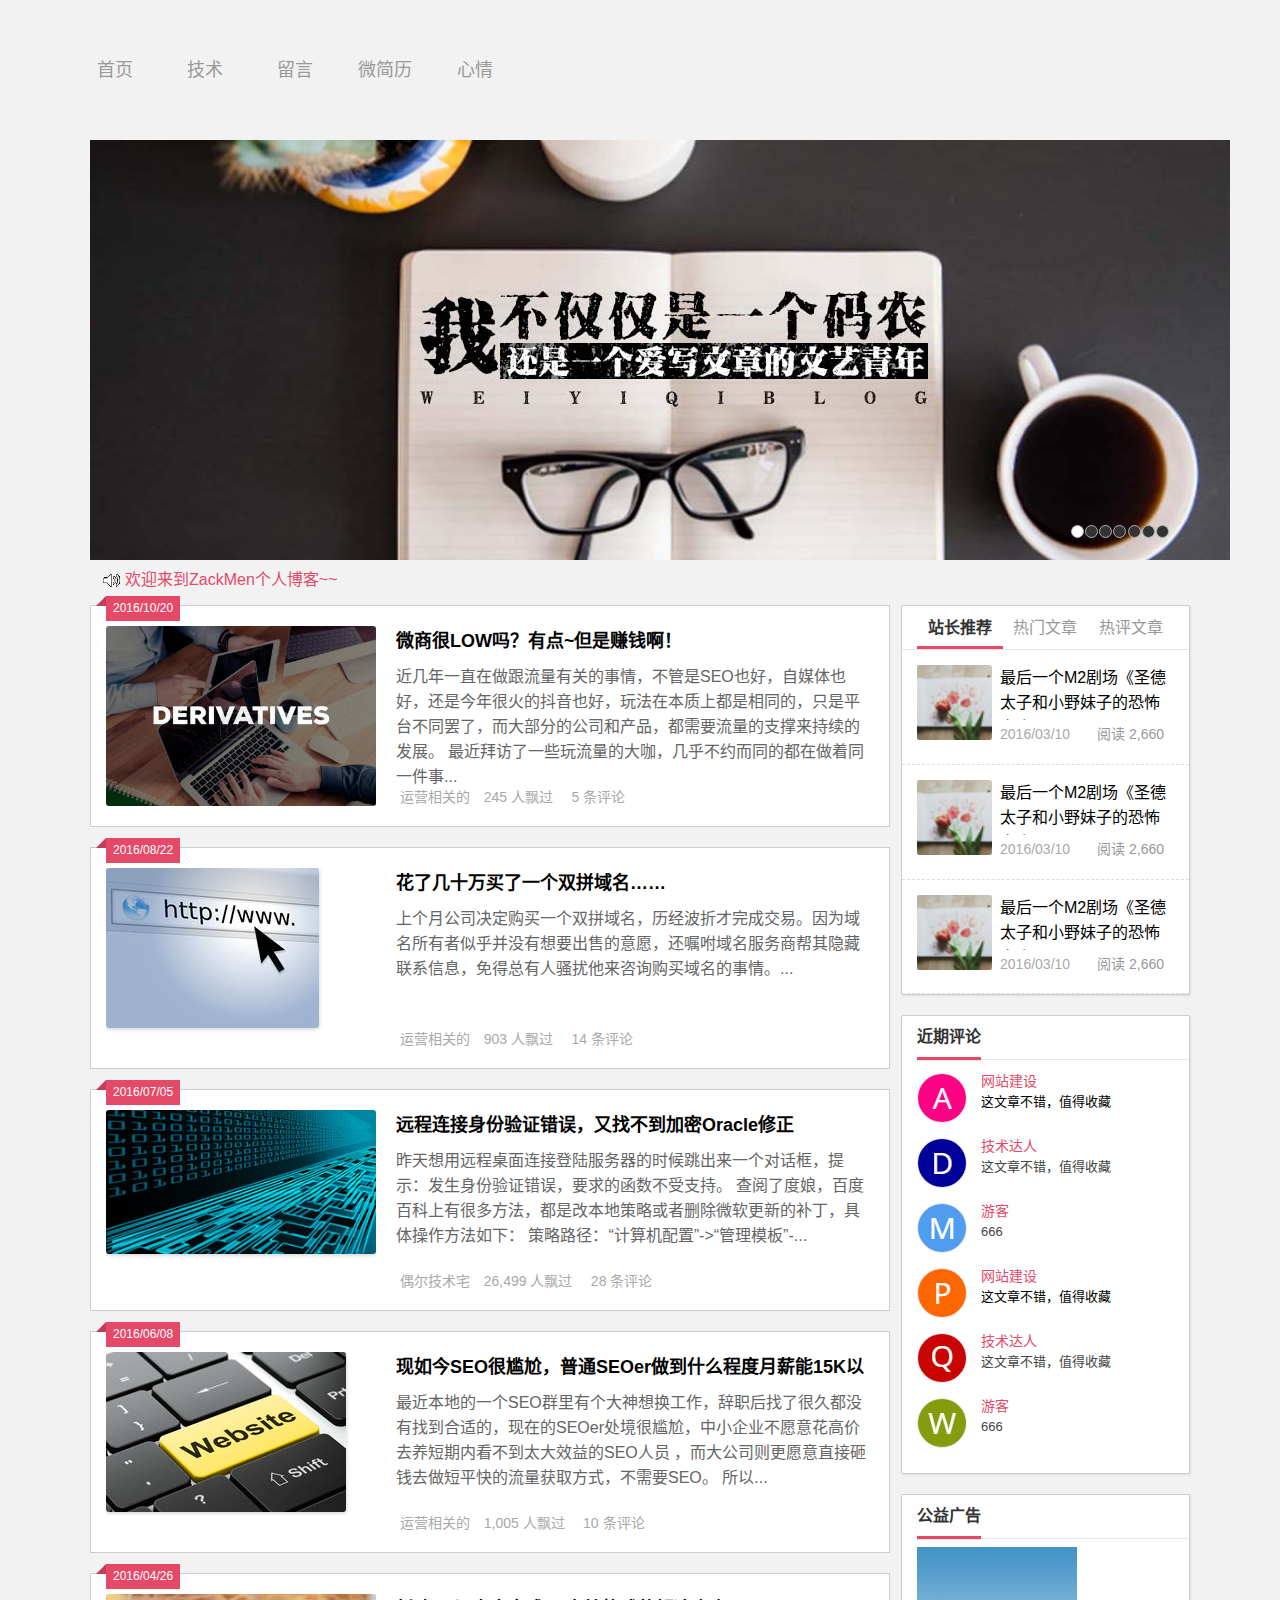
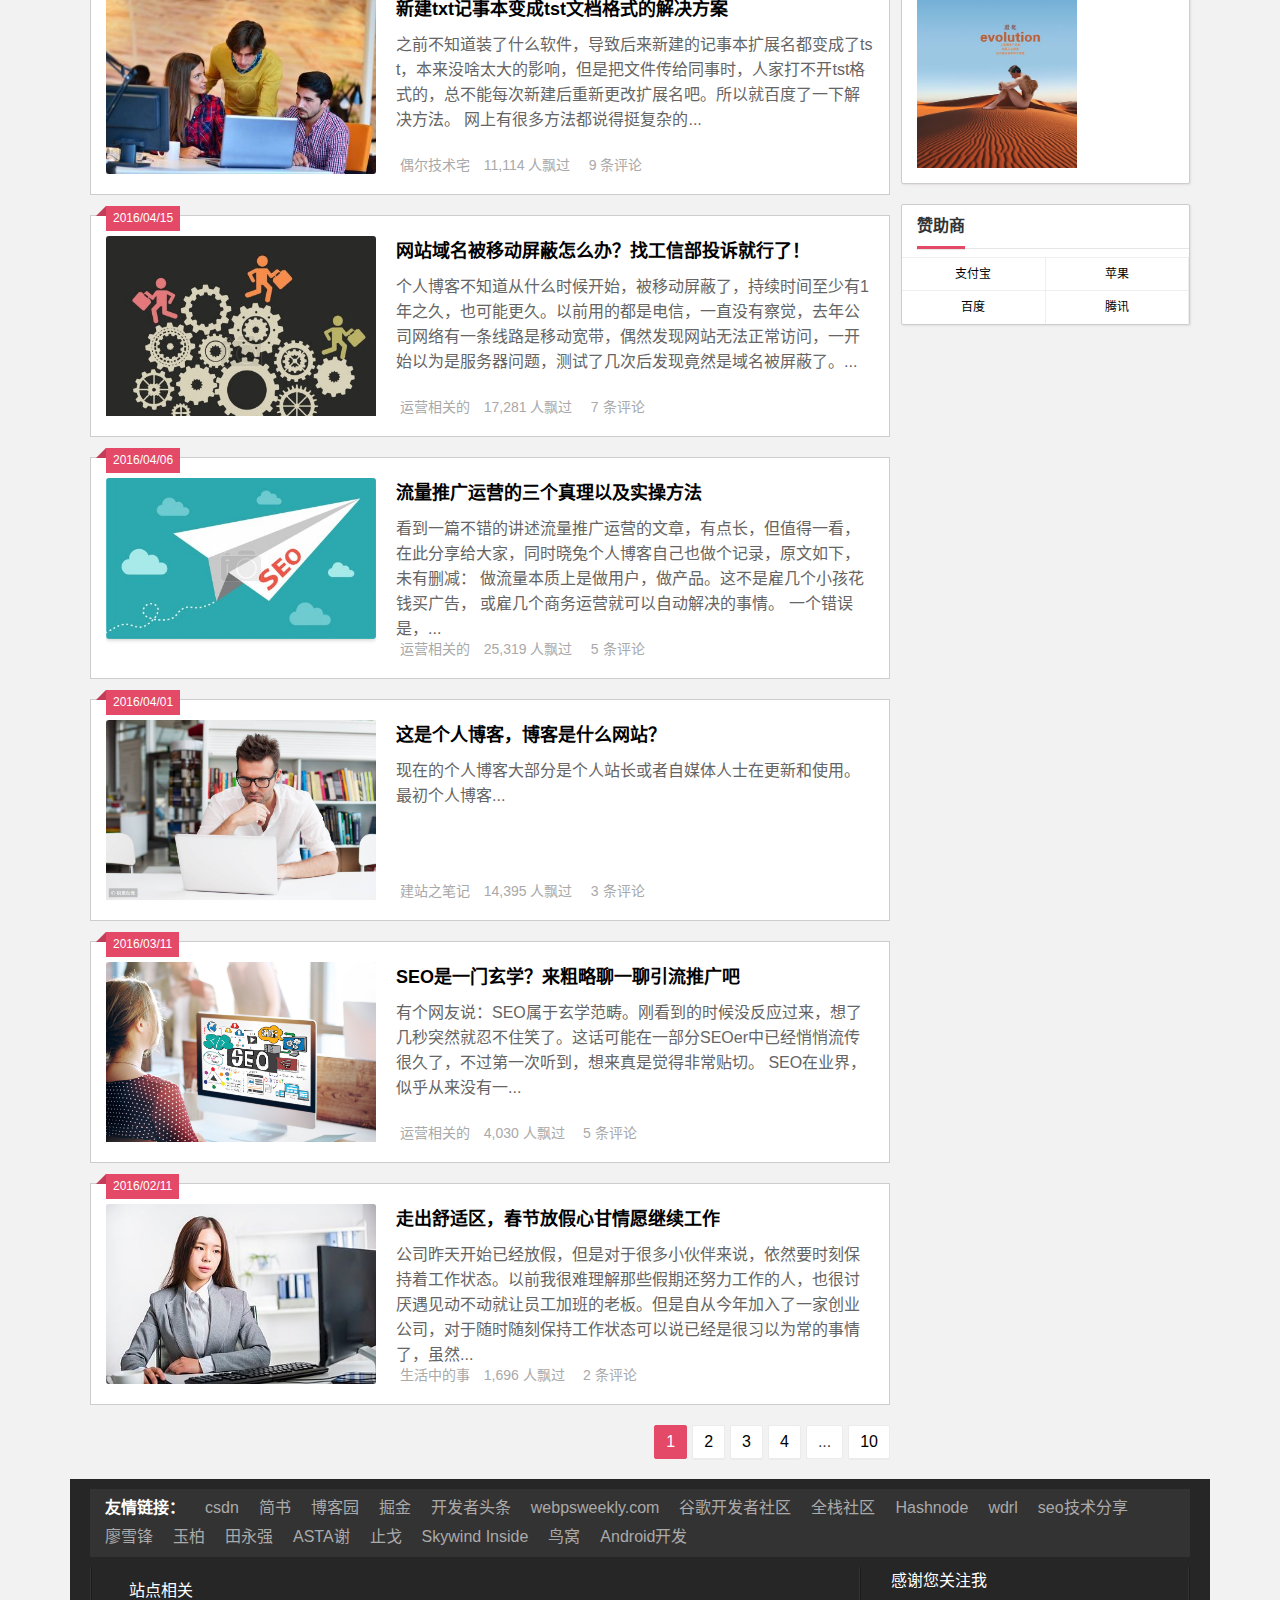
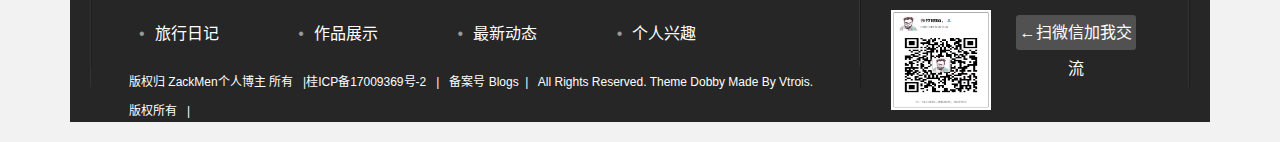
<file: blog/index.html>
<!doctype html>
<html lang="zh-CN">
<head>
    <meta charset="UTF-8">
    <meta name="viewport"
          content="width=device-width, initial-scale=1.0, minimum-scale=1.0, maximum-scale=1.0, user-scalable=no">
    <meta http-equiv="Cache-Control" content="no-transform">
    <meta http-equiv="Cache-Control" content="no-siteapp">
    <meta name="renderer" content="webkit">
    <meta name="applicable-device" content="pc,mobile">
    <meta name="HandheldFriendly" content="true">
    <title>ZackMen个人博客</title>
    <meta name="Description" itemprop="description" content="ZackMen个人博客，是一个文艺男码农个人网站，分享工作经验和生活！！！">
    <meta name="keywords" content="个人博客,草根站长,技术宅,"/>


    <!--[if lt IE 9]>
    <script src="../blog/js/html5-css3.js"></script><![endif]-->
    <!--[if IE]>
    <div class="tixing">
        <strong>温馨提示：感谢您访问本站，经检测您使用的浏览器为IE浏览器，为了获得更好的浏览体验，请使用Chrome、Firefox或其他浏览器。</strong>
    </div>
    <![endif]-->


    <link rel="stylesheet" id="nfgc-main-style-css" href="index.css" type="text/css" media="all">

    <script type="text/javascript" src="../blog/js/jquery.js"></script>
    <script type="text/javascript" src="../blog/js/scrollmonitor.js"></script>
    <script type="text/javascript" src="../blog/js/stickySidebar.js"></script>
    <script type="text/javascript" src="../blog/js/wow.js"></script>
    <script type="text/javascript" src="../blog/js/slides.js"></script>
    <script type='text/javascript' src='../blog/js/script.js'></script>
</head>


<div class="xgsm">
<div id="menu2" class="menu">
    <ul>
        <li><a href="#">首页</a></li>
        <li><a href="#">技术</a></li>
        <li><a href="line.html">留言</a></li>
        <li><a href="../blog/project/index.html">微简历</a></li>
        <li><a href="#">心情</a></li>

    </ul>
    <div class="cls"></div>
</div>

    <script language="javascript">
        $(document).ready(function() {
            $("#menu2 li a").wrapInner( '<span class="out"></span>' );

            $("#menu2 li a").each(function() {
                $( '<span class="over">' +  $(this).text() + '</span>' ).appendTo( this );
            });

            $("#menu2 li a").hover(function() {
                $(".out",	this).stop().animate({'top':	'40px'},	300);
                $(".over",	this).stop().animate({'top':	'0px'},		300);

            }, function() {
                $(".out",	this).stop().animate({'top':	'0px'},		300);
                $(".over",	this).stop().animate({'top':	'-40px'},	300);
            });

        });
</script>



<div class="banner">
    <ul class="bannerbox">
        <li class="active"><a href=""><img src="../blog/image/zzbw.jpg" alt=""></a></li>
        <li><a href=""><img src="../blog/image/gyw.jpg" alt=""></a></li>
        <li><a href=""><img src="../blog/image/lxrj.jpg" alt=""></a></li>
        <li><a href=""><img src="../blog/image/qdfx.jpg" alt=""></a></li>
        <li><a href=""><img src="../blog/image/lyb.jpg" alt=""></a></li>
        <li><a href=""><img src="../blog/image/sysy.jpg" alt=""></a></li>
        <li><a href=""><img src="../blog/image/sytp.jpg" alt=""></a></li>
    </ul>
    <ul class="dianbox">
        <li class="active"></li>
        <li></li>
        <li></li>
        <li></li>
        <li></li>
        <li></li>
        <li></li>
    </ul>
</div>
<script>
    let dians = document.querySelectorAll(".dianbox li");
    let imgs=document.querySelectorAll(".bannerbox li");
    dians.forEach(function(val,index){
        val.onclick=function(){
            for(let i=0;i<dians.length;i++){
                dians[i].classList.remove("active");
                imgs[i].classList.remove("active");
            }
            val.classList.add("active");
            imgs[index].classList.add("active");
            now = index;
        }
    });
    let now = 0;
    let st=setInterval(fn,3000);
    function fn(){
        now++;
        if (now===dians.length) {
            now=0;
        }
        for(let i=0;i<dians.length;i++){
            dians[i].classList.remove("active");
            imgs[i].classList.remove("active");
        }
        dians[now].classList.add("active");
        imgs[now].classList.add("active");
    }
    let bann = document.querySelector(".banner");
    bann.onmouseover=function(){
        clearInterval(st);
    }
    bann.onmouseout=function(){
        st=setInterval(fn,3000)
    }
</script>










<body class="home blog">
<div id="page" class="hfeed site">


    <!-- #masthead -->
    <nav class="breadcrumb">
        <div id="scrolldiv">
            <div class="bull">
            </div>
            <div class="scrolltext">
                <ul style="margin-top: 0px;">
                    <li class="scrolltext-title"><a href="#" rel="bookmark"
                                                    target="_blank">欢迎来到ZackMen个人博客~~</a></li>
                    <li class="scrolltext-title"><a href="#" rel="bookmark" target="_blank">谢谢参观！！！</a></li>
                </ul>
            </div>
        </div>

        <script type="text/javascript">$(document).ready(function () {
            $("#scrolldiv").textSlider({line: 1, speed: 1000, timer: 2000});
        })</script>
    </nav>



<div id="content" class="site-content">
<div class="clear"></div>
<div id="gensui">
<section id="primary" class="content-area">
<main id="main" class="site-main" role="main">
    <div id="post_list_box" class="border_gray">
        <article id="post-687" class="archive-list shuangshu">
            <div class="post-date-ribbon">
                <div class="corner"></div>
                2016/10/20
            </div>
            <figure class="thumbnail">
                <a href="#"><img
                        src="../blog/image/api_thumb_450%20(1).jpg"
                        alt="微商很LOW吗？有点~但是赚钱啊！"/></a>
            </figure>
            <header class="entry-header">
                <h2 class="entry-title"><a href="#"
                                           title="微商很LOW吗？有点~但是赚钱啊！">微商很LOW吗？有点~但是赚钱啊！</a></h2>
            </header>
            <div class="entry-content">
                <div class="archive-content">
                    近几年一直在做跟流量有关的事情，不管是SEO也好，自媒体也好，还是今年很火的抖音也好，玩法在本质上都是相同的，只是平台不同罢了，而大部分的公司和产品，都需要流量的支撑来持续的发展。
                    最近拜访了一些玩流量的大咖，几乎不约而同的都在做着同一件事...
                </div>
                <div class="entry-meta">
                    <span class="post_cat"><i class="fa fa-folder" aria-hidden="true"></i>&nbsp;<a
                            rel="nofollow" href="#"
                            rel="category tag">运营相关的</a></span>
                    <span class="views"><i class="fa fa-users"
                                           aria-hidden="true"></i>&nbsp;245 人飘过</span>
                    <span class="comment"><i class="fa fa-comment" aria-hidden="true"></i>&nbsp;<a
                            href="#" rel="nofollow">5 条评论</a></span>

                </div>
                <div class="readMore"><a href="#" target="_blank"
                                         rel="nofollow">阅读全文</a></div>
                <div class="clear"></div>
            </div>
            <!-- .entry-content -->        </article>
        <!-- #post -->
        <!-- ad -->


        <!-- end: ad -->
        <article id="post-682" class="archive-list ">
            <div class="post-date-ribbon">
                <div class="corner"></div>
                2016/08/22
            </div>
            <figure class="thumbnail">
                <a href="#"><img
                        src="../blog/image/web-browser-6400473.jpg"
                        alt="花了几十万买了一个双拼域名……"/></a>
            </figure>
            <header class="entry-header">
                <h2 class="entry-title"><a href="#"
                                           title="花了几十万买了一个双拼域名……">花了几十万买了一个双拼域名……</a></h2>
            </header>
            <div class="entry-content">
                <div class="archive-content">
                    上个月公司决定购买一个双拼域名，历经波折才完成交易。因为域名所有者似乎并没有想要出售的意愿，还嘱咐域名服务商帮其隐藏联系信息，免得总有人骚扰他来咨询购买域名的事情。...
                </div>
                <div class="entry-meta">
                    <span class="post_cat"><i class="fa fa-folder" aria-hidden="true"></i>&nbsp;<a
                            rel="nofollow" href="#"
                            rel="category tag">运营相关的</a></span>
                    <span class="views"><i class="fa fa-users"
                                           aria-hidden="true"></i>&nbsp;903 人飘过</span>
                    <span class="comment"><i class="fa fa-comment" aria-hidden="true"></i>&nbsp;<a
                            href="#" rel="nofollow">14
                        条评论</a></span>

                </div>
                <div class="readMore"><a href="#" target="_blank"
                                         rel="nofollow">阅读全文</a></div>
                <div class="clear"></div>
            </div>
            <!-- .entry-content -->        </article>
        <!-- #post -->
        <!-- ad -->


        <!-- end: ad -->
        <article id="post-676" class="archive-list shuangshu">
            <div class="post-date-ribbon">
                <div class="corner"></div>
                2016/07/05
            </div>
            <figure class="thumbnail">
                <a href="#"><img
                        src="../blog/image/digital-background-6249857.jpg"
                        alt="远程连接身份验证错误，又找不到加密Oracle修正"/></a>
            </figure>
            <header class="entry-header">
                <h2 class="entry-title"><a href="#"
                                           title="远程连接身份验证错误，又找不到加密Oracle修正">远程连接身份验证错误，又找不到加密Oracle修正</a>
                </h2>
            </header>
            <div class="entry-content">
                <div class="archive-content">
                    昨天想用远程桌面连接登陆服务器的时候跳出来一个对话框，提示：发生身份验证错误，要求的函数不受支持。
                    查阅了度娘，百度百科上有很多方法，都是改本地策略或者删除微软更新的补丁，具体操作方法如下： 策略路径：“计算机配置”-&gt;“管理模板”-...
                </div>
                <div class="entry-meta">
                    <span class="post_cat"><i class="fa fa-folder" aria-hidden="true"></i>&nbsp;<a
                            rel="nofollow" href="#"
                            rel="category tag">偶尔技术宅</a></span>
                    <span class="views"><i class="fa fa-users"
                                           aria-hidden="true"></i>&nbsp;26,499 人飘过</span>
                    <span class="comment"><i class="fa fa-comment" aria-hidden="true"></i>&nbsp;<a
                            href="#" rel="nofollow">28
                        条评论</a></span>

                </div>
                <div class="readMore"><a href="#" target="_blank"
                                         rel="nofollow">阅读全文</a></div>
                <div class="clear"></div>
            </div>
            <!-- .entry-content -->        </article>
        <!-- #post -->
        <!-- ad -->


        <!-- end: ad -->
        <article id="post-674" class="archive-list ">
            <div class="post-date-ribbon">
                <div class="corner"></div>
                2016/06/08
            </div>
            <figure class="thumbnail">
                <a href="#"><img
                        src="../blog/image/ns38779685.jpg"
                        alt="现如今SEO很尴尬，普通SEOer做到什么程度月薪能15K以上？"/></a>
            </figure>
            <header class="entry-header">
                <h2 class="entry-title"><a href="#"
                                           title="现如今SEO很尴尬，普通SEOer做到什么程度月薪能15K以上？">现如今SEO很尴尬，普通SEOer做到什么程度月薪能15K以上？</a>
                </h2>
            </header>
            <div class="entry-content">
                <div class="archive-content">
                    最近本地的一个SEO群里有个大神想换工作，辞职后找了很久都没有找到合适的，现在的SEOer处境很尴尬，中小企业不愿意花高价去养短期内看不到太大效益的SEO人员
                    ，而大公司则更愿意直接砸钱去做短平快的流量获取方式，不需要SEO。 所以...
                </div>
                <div class="entry-meta">
                    <span class="post_cat"><i class="fa fa-folder" aria-hidden="true"></i>&nbsp;<a
                            rel="nofollow" href="#"
                            rel="category tag">运营相关的</a></span>
                    <span class="views"><i class="fa fa-users"
                                           aria-hidden="true"></i>&nbsp;1,005 人飘过</span>
                    <span class="comment"><i class="fa fa-comment" aria-hidden="true"></i>&nbsp;<a
                            href="#">10
                        条评论</a></span>

                </div>
                <div class="readMore"><a href="#" target="_blank"
                                         rel="nofollow">阅读全文</a></div>
                <div class="clear"></div>
            </div>
            <!-- .entry-content -->        </article>
        <!-- #post -->
        <!-- ad -->


        <!-- end: ad -->
        <article id="post-672" class="archive-list shuangshu">
            <div class="post-date-ribbon">
                <div class="corner"></div>
                2016/04/26
            </div>
            <figure class="thumbnail">
                <a href="#"><img
                        src="../blog/image/ssfsfd_450%20.jpg!"
                        alt="新建txt记事本变成tst文档格式的解决方案"/></a>
            </figure>
            <header class="entry-header">
                <h2 class="entry-title"><a href="#"
                                           title="新建txt记事本变成tst文档格式的解决方案">新建txt记事本变成tst文档格式的解决方案</a>
                </h2>
            </header>
            <div class="entry-content">
                <div class="archive-content">
                    之前不知道装了什么软件，导致后来新建的记事本扩展名都变成了tst，本来没啥太大的影响，但是把文件传给同事时，人家打不开tst格式的，总不能每次新建后重新更改扩展名吧。所以就百度了一下解决方法。
                    网上有很多方法都说得挺复杂的...
                </div>
                <div class="entry-meta">
                    <span class="post_cat"><i class="fa fa-folder" aria-hidden="true"></i>&nbsp;<a
                            rel="nofollow" href="#"
                            rel="category tag">偶尔技术宅</a></span>
                    <span class="views"><i class="fa fa-users"
                                           aria-hidden="true"></i>&nbsp;11,114 人飘过</span>
                    <span class="comment"><i class="fa fa-comment" aria-hidden="true"></i>&nbsp;<a
                            href="http://www.loveif.com/post/672.html#comments" rel="nofollow">9 条评论</a></span>

                </div>
                <div class="readMore"><a href="#" target="_blank"
                                         rel="nofollow">阅读全文</a></div>
                <div class="clear"></div>
            </div>
            <!-- .entry-content -->        </article>
        <!-- #post -->
        <!-- ad -->


        <!-- end: ad -->
        <article id="post-670" class="archive-list ">
            <div class="post-date-ribbon">
                <div class="corner"></div>
                2016/04/15
            </div>
            <figure class="thumbnail">
                <a href="#"><img
                        src="../blog/image/apippp_thumb_450%20(1).jpg"
                        alt="网站域名被移动屏蔽怎么办？找工信部投诉就行了！"/></a>
            </figure>
            <header class="entry-header">
                <h2 class="entry-title"><a href="#"
                                           title="网站域名被移动屏蔽怎么办？找工信部投诉就行了！">网站域名被移动屏蔽怎么办？找工信部投诉就行了！</a>
                </h2>
            </header>
            <div class="entry-content">
                <div class="archive-content">
                    个人博客不知道从什么时候开始，被移动屏蔽了，持续时间至少有1年之久，也可能更久。以前用的都是电信，一直没有察觉，去年公司网络有一条线路是移动宽带，偶然发现网站无法正常访问，一开始以为是服务器问题，测试了几次后发现竟然是域名被屏蔽了。...
                </div>
                <div class="entry-meta">
                    <span class="post_cat"><i class="fa fa-folder" aria-hidden="true"></i>&nbsp;<a
                            rel="nofollow" href="#"
                            rel="category tag">运营相关的</a></span>
                    <span class="views"><i class="fa fa-users"
                                           aria-hidden="true"></i>&nbsp;17,281 人飘过</span>
                    <span class="comment"><i class="fa fa-comment" aria-hidden="true"></i>&nbsp;<a
                            href="http://www.loveif.com/post/670.html#comments" rel="nofollow">7 条评论</a></span>

                </div>
                <div class="readMore"><a href="#" target="_blank"
                                         rel="nofollow">阅读全文</a></div>
                <div class="clear"></div>
            </div>
            <!-- .entry-content -->        </article>
        <!-- #post -->
        <!-- ad -->


        <!-- end: ad -->
        <article id="post-667" class="archive-list shuangshu">
            <div class="post-date-ribbon">
                <div class="corner"></div>
                2016/04/06
            </div>
            <figure class="thumbnail">
                <a href="#"><img
                        src="../blog/image/api_thumb_5223%20(1).jpg"
                        alt="流量推广运营的三个真理以及实操方法"/></a>
            </figure>
            <header class="entry-header">
                <h2 class="entry-title"><a href="#"
                                           title="流量推广运营的三个真理以及实操方法">流量推广运营的三个真理以及实操方法</a></h2>
            </header>
            <div class="entry-content">
                <div class="archive-content">
                    看到一篇不错的讲述流量推广运营的文章，有点长，但值得一看，在此分享给大家，同时晓兔个人博客自己也做个记录，原文如下，未有删减：
                    做流量本质上是做用户，做产品。这不是雇几个小孩花钱买广告， 或雇几个商务运营就可以自动解决的事情。 一个错误是，...
                </div>
                <div class="entry-meta">
                    <span class="post_cat"><i class="fa fa-folder" aria-hidden="true"></i>&nbsp;<a
                            rel="nofollow" href="#"
                            rel="category tag">运营相关的</a></span>
                    <span class="views"><i class="fa fa-users"
                                           aria-hidden="true"></i>&nbsp;25,319 人飘过</span>
                    <span class="comment"><i class="fa fa-comment" aria-hidden="true"></i>&nbsp;<a
                            href="#" rel="nofollow">5 条评论</a></span>

                </div>
                <div class="readMore"><a href="#" target="_blank"
                                         rel="nofollow">阅读全文</a></div>
                <div class="clear"></div>
            </div>
            <!-- .entry-content -->        </article>
        <!-- #post -->
        <!-- ad -->


        <!-- end: ad -->
        <article id="post-666" class="archive-list ">
            <div class="post-date-ribbon">
                <div class="corner"></div>
                2016/04/01
            </div>
            <figure class="thumbnail">
                <a href="#"><img
                        src="../blog/image/originoo_29270411.jpg"
                        alt="这是个人博客，博客是什么网站，用的系统和模板？"/></a>
            </figure>
            <header class="entry-header">
                <h2 class="entry-title"><a href="#"
                                           title="这是个人博客，博客是什么网站？">这是个人博客，博客是什么网站？</a>
                </h2>
            </header>
            <div class="entry-content">
                <div class="archive-content">
                    现在的个人博客大部分是个人站长或者自媒体人士在更新和使用。 最初个人博客...
                </div>
                <div class="entry-meta">
                    <span class="post_cat"><i class="fa fa-folder" aria-hidden="true"></i>&nbsp;<a
                            rel="nofollow" href="#"
                            rel="category tag">建站之笔记</a></span>
                    <span class="views"><i class="fa fa-users"
                                           aria-hidden="true"></i>&nbsp;14,395 人飘过</span>
                    <span class="comment"><i class="fa fa-comment" aria-hidden="true"></i>&nbsp;<a
                            href="#" rel="nofollow">3 条评论</a></span>

                </div>
                <div class="readMore"><a href="#" target="_blank"
                                         rel="nofollow">阅读全文</a></div>
                <div class="clear"></div>
            </div>
            <!-- .entry-content -->        </article>
        <!-- #post -->
        <!-- ad -->


        <!-- end: ad -->
        <article id="post-663" class="archive-list shuangshu">
            <div class="post-date-ribbon">
                <div class="corner"></div>
                2016/03/11
            </div>
            <figure class="thumbnail">
                <a href="#"><img
                        src="../blog/image/seoriginoo_103658072.jpg"
                        alt="SEO是一门玄学？来粗略聊一聊引流推广吧"/></a>
            </figure>
            <header class="entry-header">
                <h2 class="entry-title"><a href="#"
                                           title="SEO是一门玄学？来粗略聊一聊引流推广吧">SEO是一门玄学？来粗略聊一聊引流推广吧</a></h2>
            </header>
            <div class="entry-content">
                <div class="archive-content">
                   有个网友说：SEO属于玄学范畴。刚看到的时候没反应过来，想了几秒突然就忍不住笑了。这话可能在一部分SEOer中已经悄悄流传很久了，不过第一次听到，想来真是觉得非常贴切。
                    SEO在业界，似乎从来没有一...
                </div>
                <div class="entry-meta">
                    <span class="post_cat"><i class="fa fa-folder" aria-hidden="true"></i>&nbsp;<a
                            rel="nofollow" href="#"
                            rel="category tag">运营相关的</a></span>
                    <span class="views"><i class="fa fa-users"
                                           aria-hidden="true"></i>&nbsp;4,030 人飘过</span>
                    <span class="comment"><i class="fa fa-comment" aria-hidden="true"></i>&nbsp;<a
                            href="#" rel="nofollow">5 条评论</a></span>

                </div>
                <div class="readMore"><a href="#" target="_blank"
                                         rel="nofollow">阅读全文</a></div>
                <div class="clear"></div>
            </div>
            <!-- .entry-content -->        </article>
        <!-- #post -->
        <!-- ad -->


        <!-- end: ad -->
        <article id="post-660" class="archive-list ">
            <div class="post-date-ribbon">
                <div class="corner"></div>
                2016/02/11
            </div>
            <figure class="thumbnail">
                <a href="#"><img
                        src="../blog/image/p_ictcsn13a7ygw8d7eoj8tuclw338qmuv.jpg"
                        alt="走出舒适区，春节放假心甘情愿继续工作"/></a>
            </figure>
            <header class="entry-header">
                <h2 class="entry-title"><a href="#"
                                           title="走出舒适区，春节放假心甘情愿继续工作">走出舒适区，春节放假心甘情愿继续工作</a></h2>
            </header>
            <div class="entry-content">
                <div class="archive-content">
                    公司昨天开始已经放假，但是对于很多小伙伴来说，依然要时刻保持着工作状态。以前我很难理解那些假期还努力工作的人，也很讨厌遇见动不动就让员工加班的老板。但是自从今年加入了一家创业公司，对于随时随刻保持工作状态可以说已经是很习以为常的事情了，虽然...
                </div>
                <div class="entry-meta">
                    <span class="post_cat"><i class="fa fa-folder" aria-hidden="true"></i>&nbsp;<a
                            rel="nofollow" href="#"
                            rel="category tag">生活中的事</a></span>
                    <span class="views"><i class="fa fa-users"
                                           aria-hidden="true"></i>&nbsp;1,696 人飘过</span>
                    <span class="comment"><i class="fa fa-comment" aria-hidden="true"></i>&nbsp;<a
                            href="#" rel="nofollow">2 条评论</a></span>

                </div>
                <div class="readMore"><a href="#" target="_blank"
                                         rel="nofollow">阅读全文</a></div>
                <div class="clear"></div>
            </div>
            <!-- .entry-content -->        </article>
        <!-- #post -->
        <!-- ad -->


        <!-- end: ad -->

    </div>
</main>
<!-- .site-main -->



<nav class="navigation pagination" role="navigation">
    <div class="nav-links">
        <span class='page-numbers current'><span class='pages'>第</span><input
                class='current-page-selector' id='current-page-selector' type='text' max='56' size='2'
                name='paged_selectors' value='1'><span class='pagesym'>1</span><span
                class='pages'>页</span></span><a class='page-numbers'
                                                href='#' title='第 2 页'>2</a><a
            class='page-numbers' href='#' title='第 3 页'>3</a><a
            class='page-numbers' href='#' title='第 4 页'>4</a><span
            class="page-numbers dots">...</span><a class='page-numbers'
                                                   href='#'
                                                   title='最后一页'>10</a><span class="next"></span>
    </div>
</nav>
</section>
<!-- .content-area -->


<div id="sidebar" class="widget-area">
<aside id="zonghe_post-2" class="widget widget_zonghe_post">
    <div id="top_post" class="right_box border_gray">
        <div class="right_box_content">
            <ul id="top_post_filter">
                <li id="zhan_post" class="top_post_filter_active">站长推荐</li>
                <li id="men_post" class="">热门文章</li>
                <li id="ping_post" class="">热评文章</li>
                <div class="clear"></div>
            </ul>



            <a class="top_post_item zhan_post" href="#"
               title="最后一个M2剧场《圣德太子和小野妹子的恐怖宿舍》" style="display: none;" target="_blank"><img
                    src="../blog/image/02.jpg"
                    alt="最后一个M2剧场《圣德太子和小野妹子的恐怖宿舍》"/>

                <div class="news-inner"><p>最后一个M2剧场《圣德太子和小野妹子的恐怖宿舍》</p><span
                        class="views">阅读 2,660</span><span class="comment">2016/03/10</span></div>
                <div class="clear"></div>
            </a>


            <a class="top_post_item zhan_post" href="#"
               title="最后一个M2剧场《圣德太子和小野妹子的恐怖宿舍》" style="display: none;" target="_blank"><img
                    src="../blog/image/02.jpg"
                    alt="最后一个M2剧场《圣德太子和小野妹子的恐怖宿舍》"/>

                <div class="news-inner"><p>最后一个M2剧场《圣德太子和小野妹子的恐怖宿舍》</p><span
                        class="views">阅读 2,660</span><span class="comment">2016/03/10</span></div>
                <div class="clear"></div>
            </a>


            <a class="top_post_item zhan_post" href="#"
               title="最后一个M2剧场《圣德太子和小野妹子的恐怖宿舍》" style="display: none;" target="_blank"><img
                    src="../blog/image/02.jpg"
                    alt="最后一个M2剧场《圣德太子和小野妹子的恐怖宿舍》"/>

                <div class="news-inner"><p>最后一个M2剧场《圣德太子和小野妹子的恐怖宿舍》</p><span
                        class="views">阅读 2,660</span><span class="comment">2016/03/10</span></div>
                <div class="clear"></div>
            </a>


            <a class="top_post_item men_post" href="#"
               title="远程连接身份验证错误，又找不到加密Oracle修正(26,499 人阅读)" style="display: block;"
               target="_blank"><img
                    src="../blog/image/01.jpg"
                    alt="远程连接身份验证错误，又找不到加密Oracle修正">
                <div class="news-inner"><p>远程连接身份验证错误，又找不到加密Oracle修正</p><span
                        class="views">阅读 26,499</span><span class="comment">2016/07/05</span></div>
                <div class="clear"></div>
            </a>

            <a class="top_post_item men_post" href="#"
               title="远程连接身份验证错误，又找不到加密Oracle修正(26,499 人阅读)" style="display: block;"
               target="_blank"><img
                    src="../blog/image/01.jpg"
                    alt="远程连接身份验证错误，又找不到加密Oracle修正">
                <div class="news-inner"><p>远程连接身份验证错误，又找不到加密Oracle修正</p><span
                        class="views">阅读 26,499</span><span class="comment">2016/07/05</span></div>
                <div class="clear"></div>
            </a>

            <a class="top_post_item men_post" href="#"
               title="远程连接身份验证错误，又找不到加密Oracle修正(26,499 人阅读)" style="display: block;"
               target="_blank"><img
                    src="../blog/image/01.jpg"
                    alt="远程连接身份验证错误，又找不到加密Oracle修正">
                <div class="news-inner"><p>远程连接身份验证错误，又找不到加密Oracle修正</p><span
                        class="views">阅读 26,499</span><span class="comment">2016/07/05</span></div>
                <div class="clear"></div>
            </a>

            <a class="top_post_item men_post" href="#"
               title="远程连接身份验证错误，又找不到加密Oracle修正(26,499 人阅读)" style="display: block;"
               target="_blank"><img
                    src="../blog/image/01.jpg"
                    alt="远程连接身份验证错误，又找不到加密Oracle修正">
                <div class="news-inner"><p>远程连接身份验证错误，又找不到加密Oracle修正</p><span
                        class="views">阅读 26,499</span><span class="comment">2016/07/05</span></div>
                <div class="clear"></div>
            </a>


            <a class="top_post_item ping_post" href="#"
               title="花了几十万买了一个双拼域名…… (14条评论)" style="display: block;" target="_blank"><img
                src="../blog/image/s3.jpg"
                alt="花了几十万买了一个双拼域名……">
            <div class="news-inner"><p>花了几十万买了一个双拼域名……</p><span class="views">评论 14</span><span
                    class="comment">2016/08/22</span></div>
            <div class="clear"></div>
        </a>


            <a class="top_post_item ping_post" href="#"
               title="花了几十万买了一个双拼域名…… (14条评论)" style="display: block;" target="_blank"><img
                    src="../blog/image/s3.jpg"
                    alt="花了几十万买了一个双拼域名……">
                <div class="news-inner"><p>花了几十万买了一个双拼域名……</p><span class="views">评论 14</span><span
                        class="comment">2016/08/22</span></div>
                <div class="clear"></div>
            </a>

            <a class="top_post_item ping_post" href="#"
               title="花了几十万买了一个双拼域名…… (14条评论)" style="display: block;" target="_blank"><img
                    src="../blog/image/s3.jpg"
                    alt="花了几十万买了一个双拼域名……">
                <div class="news-inner"><p>花了几十万买了一个双拼域名……</p><span class="views">评论 14</span><span
                        class="comment">2016/08/22</span></div>
                <div class="clear"></div>
            </a>

            <a class="top_post_item ping_post" href="#"
               title="花了几十万买了一个双拼域名…… (14条评论)" style="display: block;" target="_blank"><img
                    src="../blog/image/s3.jpg"
                    alt="花了几十万买了一个双拼域名……">
                <div class="news-inner"><p>花了几十万买了一个双拼域名……</p><span class="views">评论 14</span><span
                        class="comment">2016/08/22</span></div>
                <div class="clear"></div>
            </a>

            <a class="top_post_item ping_post" href="#"
               title="花了几十万买了一个双拼域名…… (14条评论)" style="display: block;" target="_blank"><img
                    src="../blog/image/s3.jpg"
                    alt="花了几十万买了一个双拼域名……">
                <div class="news-inner"><p>花了几十万买了一个双拼域名……</p><span class="views">评论 14</span><span
                        class="comment">2016/08/22</span></div>
                <div class="clear"></div>
            </a>


        </div>
    </div>

    <div class="clear"></div>
</aside>



<aside id="recent_comments-2" class="widget widget_recent_comments"><h3 class="widget-title"><span
        class="cat">近期评论</span></h3>

    <div id="related-medias">
        <ul class="media-list">
            <li class="item"><p class="y-left img-wrap"><img alt='网站建设'
                                                             src='../blog/image/latin_a.png'
                                                             class='avatar avatar-56 photo' height='56'
                                                             width='56'/></p>

                <div class="media-info">
                    <div class="media-inner"><p class="media-name">网站建设</p>

                        <p class="media-des"><a rel="nofollow" target="_blank"
                                                href="#">这文章不错，值得收藏</a>
                        </p></div>
                </div>
            </li>

            <li class="item"><p class="y-left img-wrap"><img alt='技术达人'
                                                             src='../blog/image/latin_d.png'
                                                             class='avatar avatar-56 photo' height='56'
                                                             width='56'/></p>

                <div class="media-info">
                    <div class="media-inner"><p class="media-name">技术达人</p>

                        <p class="media-des">这文章不错，值得收藏</a></p></div>
                </div>
            </li>

            <li class="item"><p class="y-left img-wrap"><img alt='游客'
                                                             src='../blog/image/latin_m.png'
                                                             class='avatar avatar-56 photo' height='56'
                                                             width='56'/></p>

                <div class="media-info">
                    <div class="media-inner"><p class="media-name">游客</p>

                        <p class="media-des">666</a></p></div>
                </div>
            </li>

            <li class="item"><p class="y-left img-wrap"><img alt='网站建设'
                                                             src='../blog/image/latin_p.png'
                                                             class='avatar avatar-56 photo' height='56'
                                                             width='56'/></p>

                <div class="media-info">
                    <div class="media-inner"><p class="media-name">网站建设</p>

                        <p class="media-des"><a rel="nofollow" target="_blank"
                                                href="#">这文章不错，值得收藏</a>
                        </p></div>
                </div>
            </li>

            <li class="item"><p class="y-left img-wrap"><img alt='技术达人'
                                                             src='../blog/image/latin_q.png'
                                                             class='avatar avatar-56 photo' height='56'
                                                             width='56'/></p>

                <div class="media-info">
                    <div class="media-inner"><p class="media-name">技术达人</p>

                        <p class="media-des">这文章不错，值得收藏</a></p></div>
                </div>
            </li>

            <li class="item"><p class="y-left img-wrap"><img alt='游客'
                                                             src='../blog/image/latin_w.png'
                                                             class='avatar avatar-56 photo' height='56'
                                                             width='56'/></p>

                <div class="media-info">
                    <div class="media-inner"><p class="media-name">游客</p>

                        <p class="media-des">666</a></p></div>
                </div>
            </li>



            </li>
        </ul>
    </div>


    <div class="clear"></div>
</aside>



<aside id="custom_html-2" class="widget_text widget widget_custom_html"><h3 class="widget-title"><span
        class="cat">公益广告</span></h3>

    <div class="textwidget custom-html-widget">

            <div><a href="#" target="_blank" rel="nofollow"><img
                    src="../blog/image/timg.jpg"
                    style="max-width: 160px;"/></a></div>

    </div>
    <div class="clear"></div>
</aside>


<aside id="linkcat-706" class="widget widget_links"><h3 class="widget-title"><span
        class="cat">赞助商</span></h3>
    <ul class='xoxo blogroll'>
        <li><a href="#" rel="nofollow" target="_blank">支付宝</a></li>
        <li><a href="#" rel="nofollow" target="_blank">苹果</a></li>
        <li><a href="#" rel="nofollow" target="_blank">百度</a></li>
        <li><a href="#" rel="nofollow" target="_blank">腾讯</a>
        </li>

    </ul>
    <div class="clear"></div>
</aside>

</div>
</div>
<div class="clear"></div>
</div>


<!-- .site-content -->
<div id="footer" alog-group="log-footer">
<div class="foot">

<div id="links">
<ul class="linkcat">
    <li><strong>友情链接：</strong></li>
    <li><a href="#" target="_blank">csdn</a></li>
    <li><a href="#" target="_blank">简书</a></li>
    <li><a href="#" target="_blank">博客园</a></li>
    <li><a href="#" target="_blank">掘金</a></li>
    <li><a href="#" target="_blank">开发者头条</a></li>
    <li><a href="#" target="_blank">webpsweekly.com</a></li>
    <li><a href="#" target="_blank">谷歌开发者社区</a></li>
    <li><a href="#" target="_blank">全栈社区</a></li>
    <li><a href="#" target="_blank">Hashnode</a></li>
    <li><a href="#" target="_blank">wdrl</a></li>
    <li><a href="#" target="_blank">seo技术分享</a></li>
    <li><a href="#" target="_blank">廖雪锋</a></li>
    <li><a href="#" target="_blank">玉柏</a></li>
    <li><a href="#" target="_blank">田永强</a></li>
    <li><a href="#" target="_blank">ASTA谢</a></li>
    <li><a href="#" target="_blank">止戈</a></li>
    <li><a href="#" target="_blank">Skywind Inside</a></li>
    <li><a href="#" target="_blank">鸟窝</a></li>
    <li><a href="#" target="_blank">Android开发</a></li>


</ul>
<div class="clear"></div>
</div>



<div class="ps">
<div class="p p2">
    <div class="p-content">
        <p class="t2">站点相关</p>
        <ul>
            <li><span class="post_spliter">•</span>
                <a href="#" target="_blank" rel="nofollow">旅行日记</a></li>
            <li><span class="post_spliter">•</span>
                <a href="#" target="_blank" rel="nofollow">作品展示</a></li>
            <li><span class="post_spliter">•</span>
                <a href="#" target="_blank" rel="nofollow">最新动态</a></li>
            <li><span class="post_spliter">•</span>
                <a href="#" target="_blank" rel="nofollow">个人兴趣</a></li>
        </ul>
    </div>
    <div class="clear"></div>
    <div class="site-info">版权归&nbsp;ZackMen个人博主&nbsp;所有
        <span class="plxiaoshi">&nbsp; |桂ICP备17009369号-2   &nbsp; | &nbsp; 备案号 <a
            href="#" target="_blank" rel="nofollow">Blogs</a></span><span
            class="footer-tag">&nbsp; | &nbsp; All Rights Reserved. Theme Dobby Made By Vtrois. <a href="#" target="_blank" rel="nofollow">版权所有</a> &nbsp; | &nbsp;  <a
            href="#" target="_blank" rel="nofollow"></a></span>



    </div>
</div>
<div class="p p3">
    <div class="p-content">
        <p class="t2">感谢您关注我</p>

        <div class="qcode clxearfi">
            <div class="img-container">
                <img src="../blog/image/08.jpg"
                     alt="ZackMen个人博客的微信号">
            </div>
            <div class="link-container">
                <a href="#" target="_blank" rel="nofollow">
                    ←扫微信加我交流</a>

            </div>
        </div>
    </div>
</div>
</div>
</div>
</div>
<div class="tools">
<a class="tools_top" title="返回顶部"></a>
<a href="#" class="tools_comments" title="给我留言" target="_blank"
rel="nofollow"></a>
</div>
    <script type="text/javascript" src="../blog/js/superfish.js"></script>
</body>
</html>
</file>
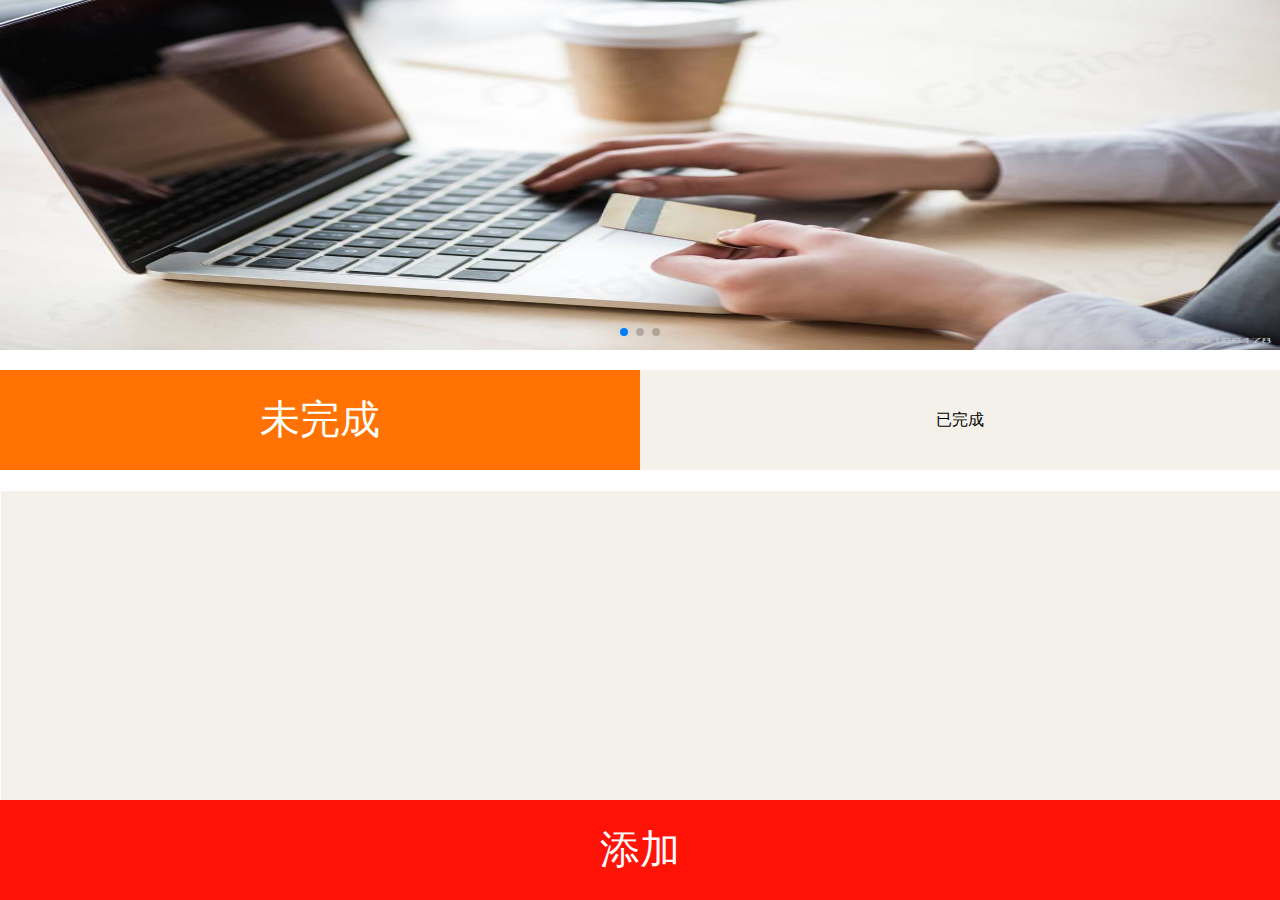
<file: blog/Project/project/todoList/index.html>
<!doctype html>
<html lang="en">
<head>
    <meta charset="UTF-8">
    <meta name="viewport"
          content="width=device-width, user-scalable=no, initial-scale=1.0, maximum-scale=1.0, minimum-scale=1.0">
    <title>便签</title>
    <link rel="stylesheet" href="css/swiper.min.css">
    <link rel="stylesheet" href="css/my_.css">
    <link rel="stylesheet" href="css/iconfont.css">
</head>
<body>

<div id="main">

    <!--移动端插件 Swiper-->
    <div class="swiper-container">
        <div class="swiper-wrapper">
            <div class="swiper-slide">
                <img src="img/1.jpg" alt="">
            </div>
            <div class="swiper-slide">
                <img src="img/2.jpg" alt="">
            </div>
            <div class="swiper-slide">
                <img src="img/3.jpg" alt="">
            </div>
        </div>
        <div class="swiper-pagination"></div><!--分页器-->
    </div>
    <!--轮播结束-->
    <div class="btn-box">
        <div class="wait active">未完成</div>
        <div class="done">已完成</div>
    </div>
    <div class="content">
        <ul>
            <li>
                <input type="checkbox">
                
            </li>
        </ul>
    </div>
    <div class="inner-box">
        <div id="add">添加</div>
    </div>
</div>
<div class="mask">
    <div class="editarea ">
        <textarea name="" id="text" cols="30" rows="10"></textarea>
        <input type="button" value="提交" id='subimt'>
        <div class="close">X</div>
    </div>
    <div class="showarea">
        <div class="show-inner"></div>
        <div class="showclose">X</div>
    </div>
</div>
<!--现成动画-->
<!--animate.css-->
</body>
<script src="js/jquery.min.js"></script>
<script src="js/swiper.min.js"></script>
<!--<script>-->
    <!--var mySwiper = new Swiper('.swiper-container', {-->
        <!--autoplay: 1000,-->
        <!--pagination: '.swiper-pagination',-->
        <!--prevButton: '.swiper-button-prev',-->
        <!--nextButton: '.swiper-button-next',-->
        <!--paginationClickable: true,-->
        <!--loop: true,-->
    <!--})-->
<!--</script>-->
<script src="js/rem.js"></script>
<script src="js/iscroll.js"></script>
<script src="js/hammer.js"></script>
<script src="js/my.js"></script>

</html>
</file>
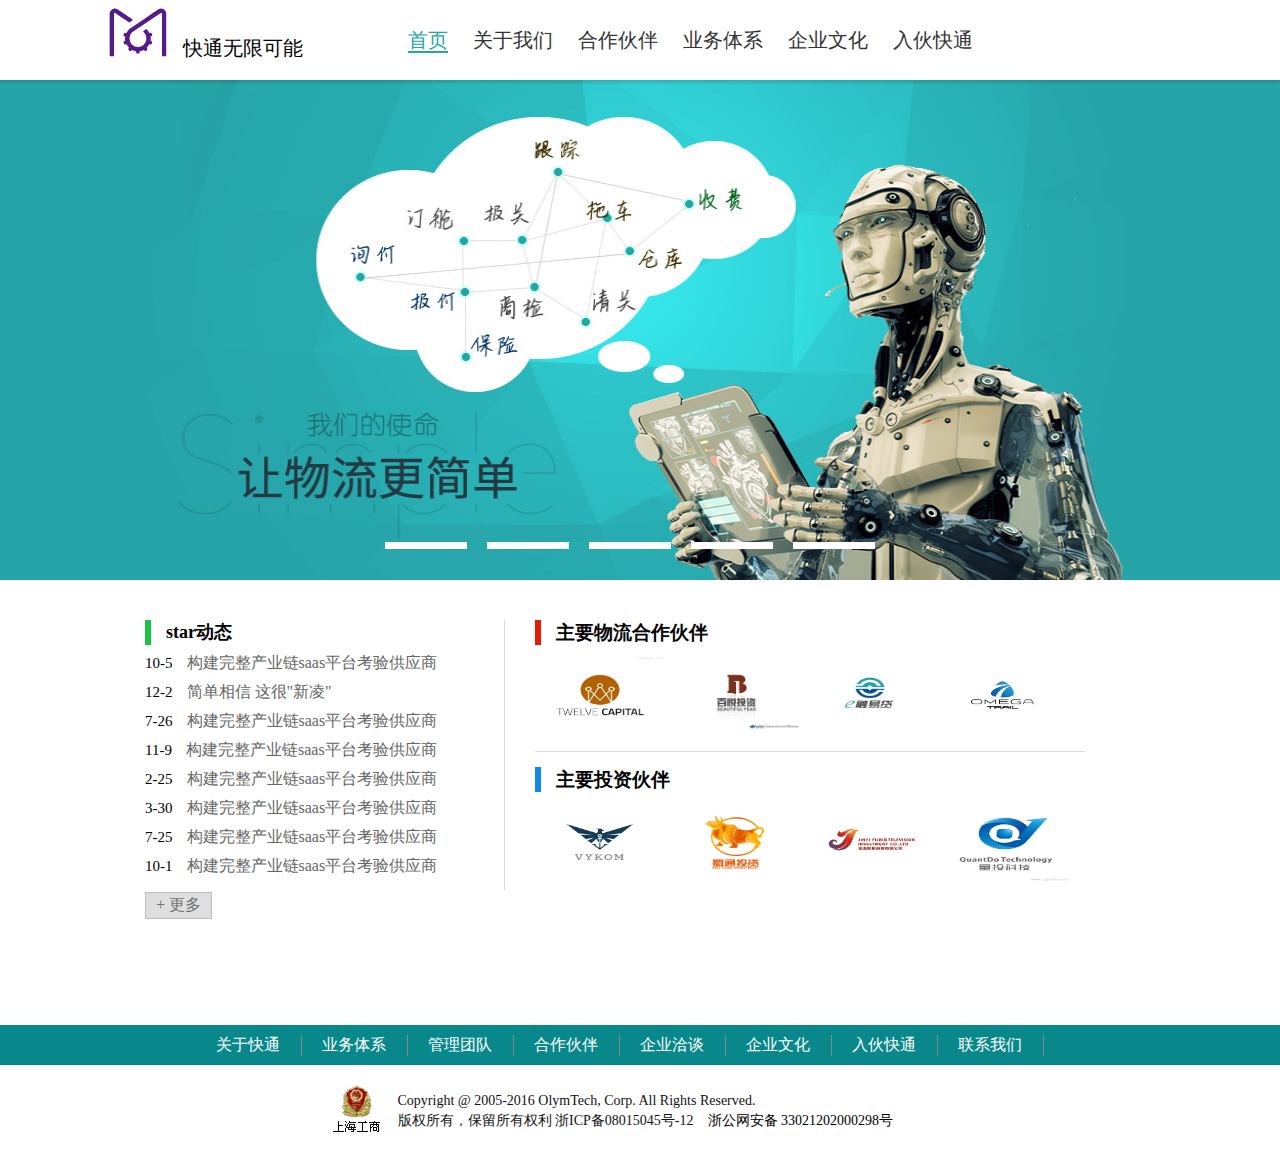
<file: blog/Project/project/wu liu/index.html>
<!DOCTYPE html>
<html lang="en">
<head>
	<meta charset="UTF-8">
	<title>物流企业站</title>
	<link rel="stylesheet" href="css/wuliu.css">
	<link rel="stylesheet" href="iconfont/iconfont.css">
</head>
<body>
<!-- 目录栏开始 -->
<header class="head-box">
	<h1 class="head-logo"><a href=""><i class="icon icon-icon_logo"></i></a>&nbsp&nbsp&nbsp快通无限可能</h1>
	<ul class="head-list">
		<li><a href="index.html" class="list1 lt">首页</a></li>
		<li><a href="guanyuwomen.html" class="list1">关于我们</a></li>
		<li><a href="hezuohuoban.html" class="list1">合作伙伴</a></li>
		<li><a href="yewutixi.html" class="list1">业务体系</a></li>
		<li><a href="qiyewenhua.html" class="list1">企业文化</a></li>
		<li><a href="ruhuokuaitong.html" class="list1">入伙快通</a></li>
		<!--<li class="list1"><a href="">English</a></li>-->
	</ul>
</header>
<!-- 目录栏结束 -->
<!-- banner开始 -->
<section class="banner-box">
	<ul class="banner-beijing">
		<li class="banner-tu"><img src="img/1.jpg" alt=""></li>
		<li class="banner-tu"><img src="img/15.jpg" alt=""></li>
		<li class="banner-tu"><img src="img/3 (2).jpg" alt=""></li>
		<li class="banner-tu"><img src="img/3%20(3).jpg" alt=""></li>
		<li class="banner-tu"><img src="img/6.jpg" alt=""></li>
	</ul>
	<ul class="lunbo">
		<li><a href="" class="lunbo-list"></a></li>
		<li><a href="" class="lunbo-list"></a></li>
		<li><a href="" class="lunbo-list"></a></li>
		<li><a href="" class="lunbo-list"></a></li>
		<li><a href="" class="lunbo-list"></a></li>
	</ul>
</section>
<!-- banner结束 -->
<!-- content开始 -->
<div class="content-beijing">
	<div class="content">
		<div class="content-left">
			<div class="left-title"><h3 class="dt">star动态</h3>
			</div>
			<ul class="news">
				<li class="new1">
					<span class="riqi">10-5</span>
					<a href="xiangqingye.html" class="shijian">构建完整产业链saas平台考验供应商</a>
				</li>
				<li class="new1">
					<span class="riqi">12-2</span>
					<a href="" class="shijian">简单相信 这很"新凌"</a>
				</li>
				<li class="new1">
					<span class="riqi">7-26</span>
					<a href="" class="shijian">构建完整产业链saas平台考验供应商</a>
				</li>
				<li class="new1">
					<span class="riqi">11-9</span>
					<a href="" class="shijian">构建完整产业链saas平台考验供应商</a>
				</li>
				<li class="new1">
					<span class="riqi">2-25</span>
					<a href="" class="shijian">构建完整产业链saas平台考验供应商</a>
				</li>
				<li class="new1">
					<span class="riqi">3-30</span>
					<a href="" class="shijian">构建完整产业链saas平台考验供应商</a>
				</li>
				<li class="new1">
					<span class="riqi">7-25</span>
					<a href="" class="shijian">构建完整产业链saas平台考验供应商</a>
				</li>
				<li class="new1">
					<span class="riqi">10-1</span>
					<a href="" class="shijian">构建完整产业链saas平台考验供应商</a>
				</li>
			</ul>
			<a href="xinwenliebiaoye.html" class="gengduo">+ 更多</a>
		</div>
		<div class="content-right">
		    <div class="hzhb-top">
				<div class="right-title"><h3 class="hezuo">主要物流合作伙伴</h3>
				</div>
				<ul class="logo-tu">
					<li><a href="hezuohuoban.html" class="logoimg"><img src="img/28.png" alt=""></a></li>
					<li><a href="hezuohuoban.html" class="logoimg"><img src="img/26.jpg" alt=""></a></li>
					<li><a href="hezuohuoban.html" class="logoimg"><img src="img/27.jpg" alt=""></a></li>
					<li><a href="hezuohuoban.html" class="logoimg"><img src="img/logo2.png" alt=""></a></li>
				</ul>
			</div>
			<div class="hzhb-bottom">
				<div class="right-title1"><h3 class="hezuo">主要投资伙伴</h3>
				</div>
				<ul class="logo-tu">
					<li><a href="touzhihuoban.html" class="logoimg"><img src="img/logo1.png" alt=""></a></li>
					<li><a href="touzhihuoban.html" class="logoimg"><img src="img/23.jpg" alt=""></a></li>
					<li><a href="touzhihuoban.html" class="logoimg"><img src="img/24.png" alt=""></a></li>
					<li><a href="touzhihuoban.html" class="logoimg"><img src="img/25.jpg" alt=""></a></li>
				</ul>
			</div>
	    </div>
</div>
</div>
<!-- content结束 -->
<!-- footer开始 -->
<div class="foot-beijing">
	<div class="foot">
		<ul class="foot-top">
			<li class="foot-nr"><a href="">关于快通</a></li>
			<li class="foot-nr"><a href="">业务体系</a></li>
			<li class="foot-nr"><a href="">管理团队</a></li>
			<li class="foot-nr"><a href="">合作伙伴</a></li>
			<li class="foot-nr"><a href="">企业洽谈</a></li>
			<li class="foot-nr"><a href="">企业文化</a></li>
			<li class="foot-nr"><a href="">入伙快通</a></li>
			<li class="foot-nr"><a href="">联系我们</a></li>
		</ul>
		<div class="foot-bottom">
			<div class="gs-tu"><img src="img/icon.gif" alt=""></div>
			<div class="bottom-you">
				<div class="cop">Copyright @ 2005-2016 OlymTech, Corp. All Rights Reserved.</div>
			    <div class="banquan">版权所有，保留所有权利 浙ICP备08015045号-12</div>
			    <div class="zhe"> <a href="">浙公网安备 33021202000298号</a></div>
			</div>
			
		</div>
	</div>
</div>















</body>
</html>
</file>
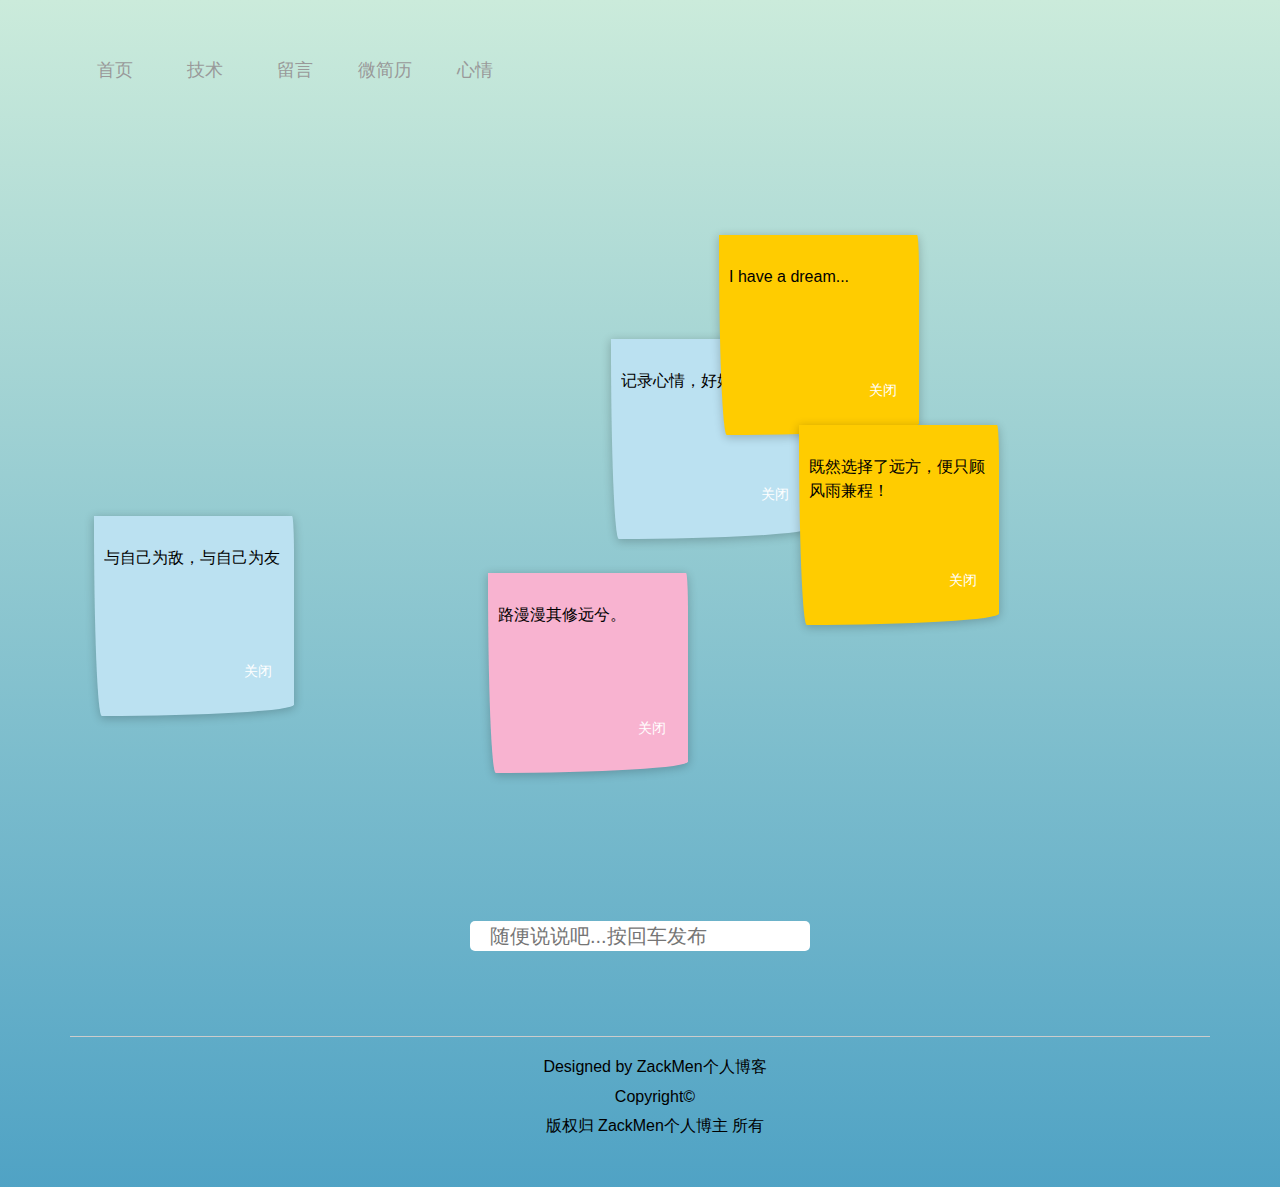
<file: blog/line.html>
<!DOCTYPE html>
<html>
<head lang="en">
    <meta charset="UTF-8">
    <title></title>
    <link rel="stylesheet" href="../blog/css/line.css"/>
    <script src="../blog/js/jquery.js"></script>

</head>
<style>

</style>

<body>
<div class="xgsm">
    <div id="menu2" class="menu">
        <ul>
            <li><a href="index.html">首页</a></li>
            <li><a href="#">技术</a></li>
            <li><a href="#">留言</a></li>
            <li><a href="../blog/project/index.html">微简历</a></li>
            <li><a href="#">心情</a></li>

        </ul>
        <div class="cls"></div>
    </div>
    <script language="javascript">
        $(document).ready(function() {
            $("#menu2 li a").wrapInner( '<span class="out"></span>' );

            $("#menu2 li a").each(function() {
                $( '<span class="over">' +  $(this).text() + '</span>' ).appendTo( this );
            });

            $("#menu2 li a").hover(function() {
                $(".out",	this).stop().animate({'top':	'40px'},	300);
                $(".over",	this).stop().animate({'top':	'0px'},		300);

            }, function() {
                $(".out",	this).stop().animate({'top':	'0px'},		300);
                $(".over",	this).stop().animate({'top':	'-40px'},	300);
            });

        });
    </script>

<!---->

    <div id="container" style="height:520px;">
    </div>
    <input id="input" type="text" placeholder="随便说说吧...按回车发布" />
    <script>
        (function ($) {

            var container;

            // 可选颜色
            var colors = ['#96C2F1', '#BBE1F1', '#E3E197', '#F8B3D0', '#FFCC00'];

            //创建许愿页
            var createItem = function(text){
                var color = colors[parseInt(Math.random() * 5, 10)]
                $('<div class="item"><p>'+ text +'</p><a href="#">关闭</a></div>').css({ 'background': color }).appendTo(container).drag();
            };

            // 定义拖拽函数
            $.fn.drag = function () {

                var $this = $(this);
                var parent = $this.parent();

                var pw = parent.width();
                var ph = parent.height();
                var thisWidth = $this.width() + parseInt($this.css('padding-left'), 10) + parseInt($this.css('padding-right'), 10);
                var thisHeight = $this.height() + parseInt($this.css('padding-top'), 10) + parseInt($this.css('padding-bottom'), 10);

                var x, y, positionX, positionY;
                var isDown = false;

                var randY = parseInt(Math.random() * (ph - thisHeight), 10);
                var randX = parseInt(Math.random() * (pw - thisWidth), 10);


                parent.css({
                    "position": "relative",
                    "overflow": "hidden"
                });

                $this.css({
                    "cursor": "move",
                    "position": "absolute"
                }).css({
                    top: randY,
                    left: randX
                }).mousedown(function (e) {
                    parent.children().css({
                        "zIndex": "0"
                    });
                    $this.css({
                        "zIndex": "1"
                    });
                    isDown = true;
                    x = e.pageX;
                    y = e.pageY;
                    positionX = $this.position().left;
                    positionY = $this.position().top;
                    return false;
                });


                $(document).mouseup(function (e) {
                    isDown = false;
                }).mousemove(function (e) {
                    var xPage = e.pageX;
                    var moveX = positionX + xPage - x;

                    var yPage = e.pageY;
                    var moveY = positionY + yPage - y;

                    if (isDown == true) {
                        $this.css({
                            "left": moveX,
                            "top": moveY
                        });
                    } else {
                        return;
                    }
                    if (moveX < 0) {
                        $this.css({
                            "left": "0"
                        });
                    }
                    if (moveX > (pw - thisWidth)) {
                        $this.css({
                            "left": pw - thisWidth
                        });
                    }
                    if (moveY < 0) {
                        $this.css({
                            "top": "0"
                        });
                    }
                    if (moveY > (ph - thisHeight)) {
                        $this.css({
                            "top": ph - thisHeight
                        });
                    }
                });
            };

            // 初始化
            var init = function () {

                container = $('#container');

                // 绑定关闭事件
                container.on('click','a',function () {
                    $(this).parent().remove();
                }).height($(window).height() -204);

                var tests = ['记录心情，好好生活。', 'I have a dream...', '路漫漫其修远兮。', '与自己为敌，与自己为友', '既然选择了远方，便只顾风雨兼程！'];
                $.each(tests, function (i,v) {
                    createItem(v);
                });

                // 绑定输入框
                $('#input').keydown(function (e) {
                    var $this = $(this);
                    if(e.keyCode == '13') {
                        var value = $this.val();
                        if(value) {
                            createItem(value);
                            $this.val('');
                        }
                    }
                });

            };

            $(function() {
                init();
            });

        })(jQuery);
    </script>

    <footer>
        <div class="container">
            <p>Designed by <a href="#">ZackMen个人博客</a></p>
            <p>Copyright©</p>
            <p><a href="#">版权归&nbsp;ZackMen个人博主&nbsp;所有</a></p>
        </div>
    </footer>








</body>
</html>
</file>
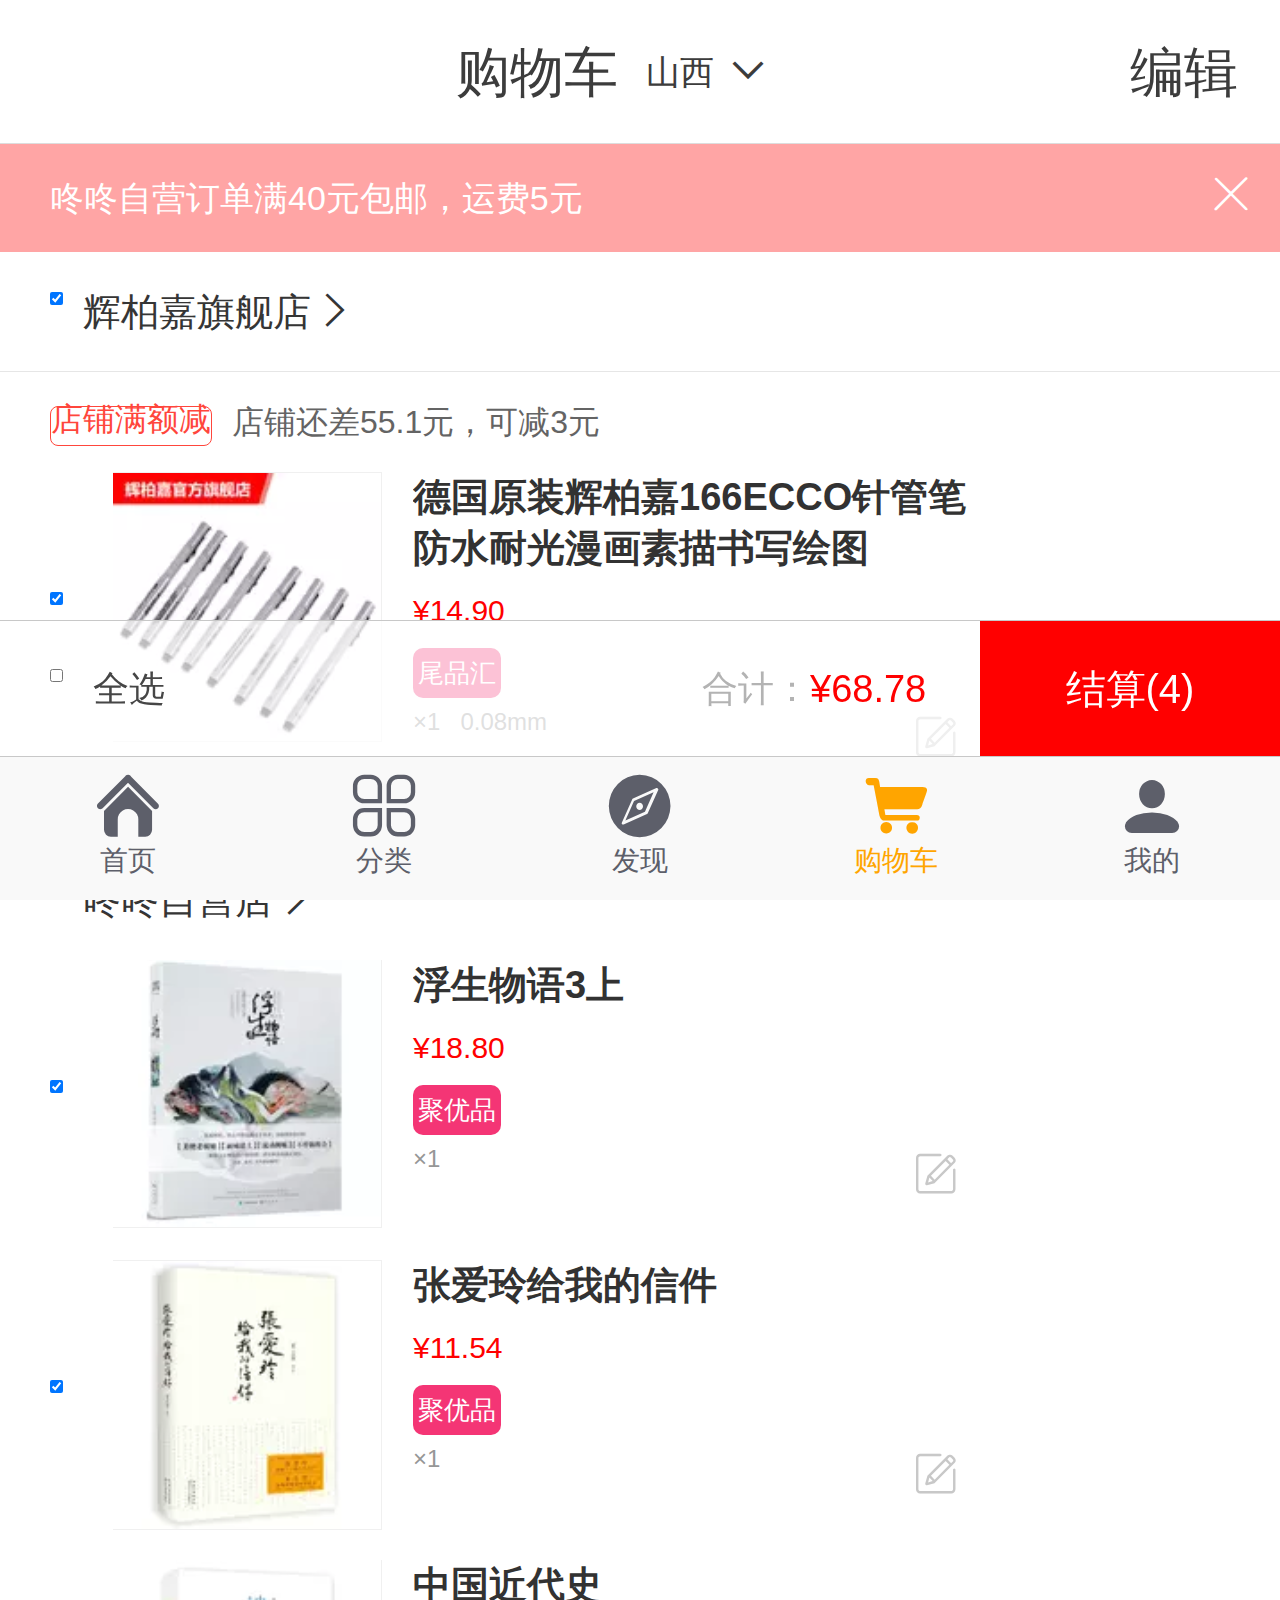
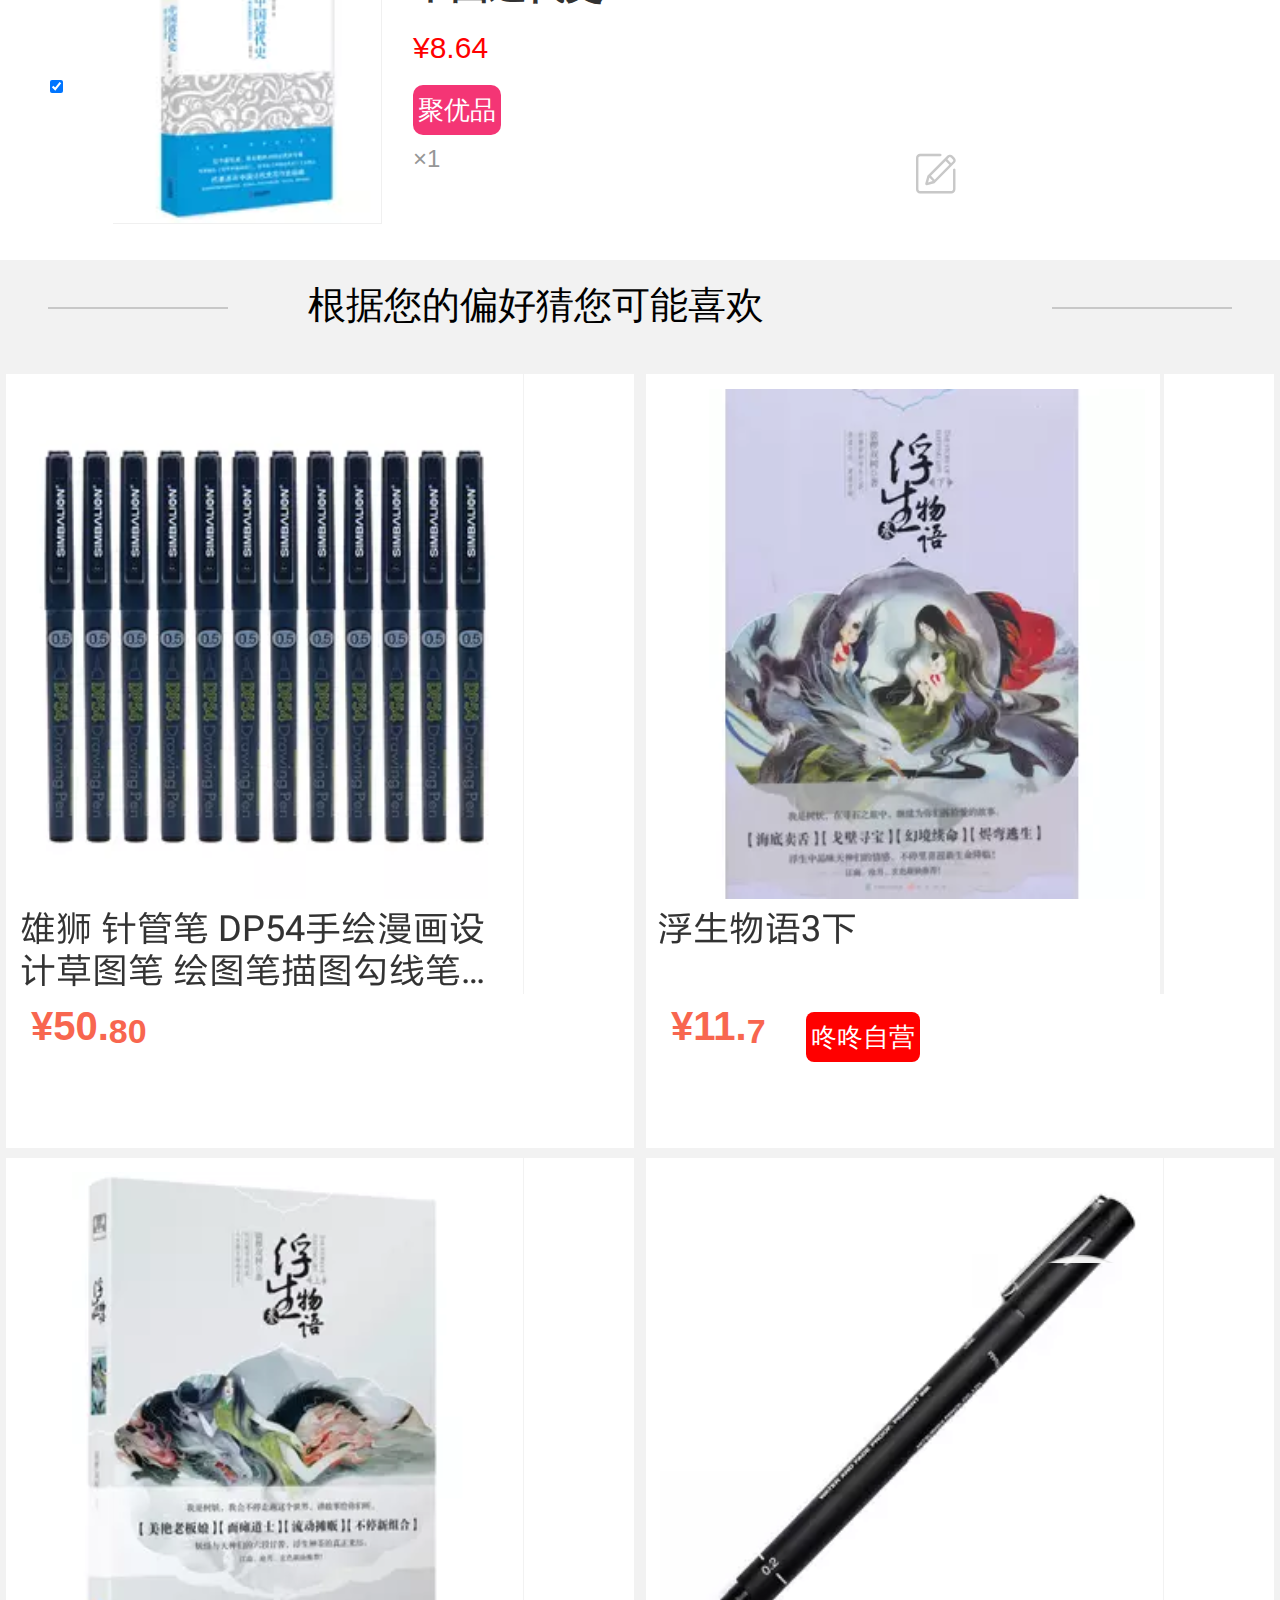
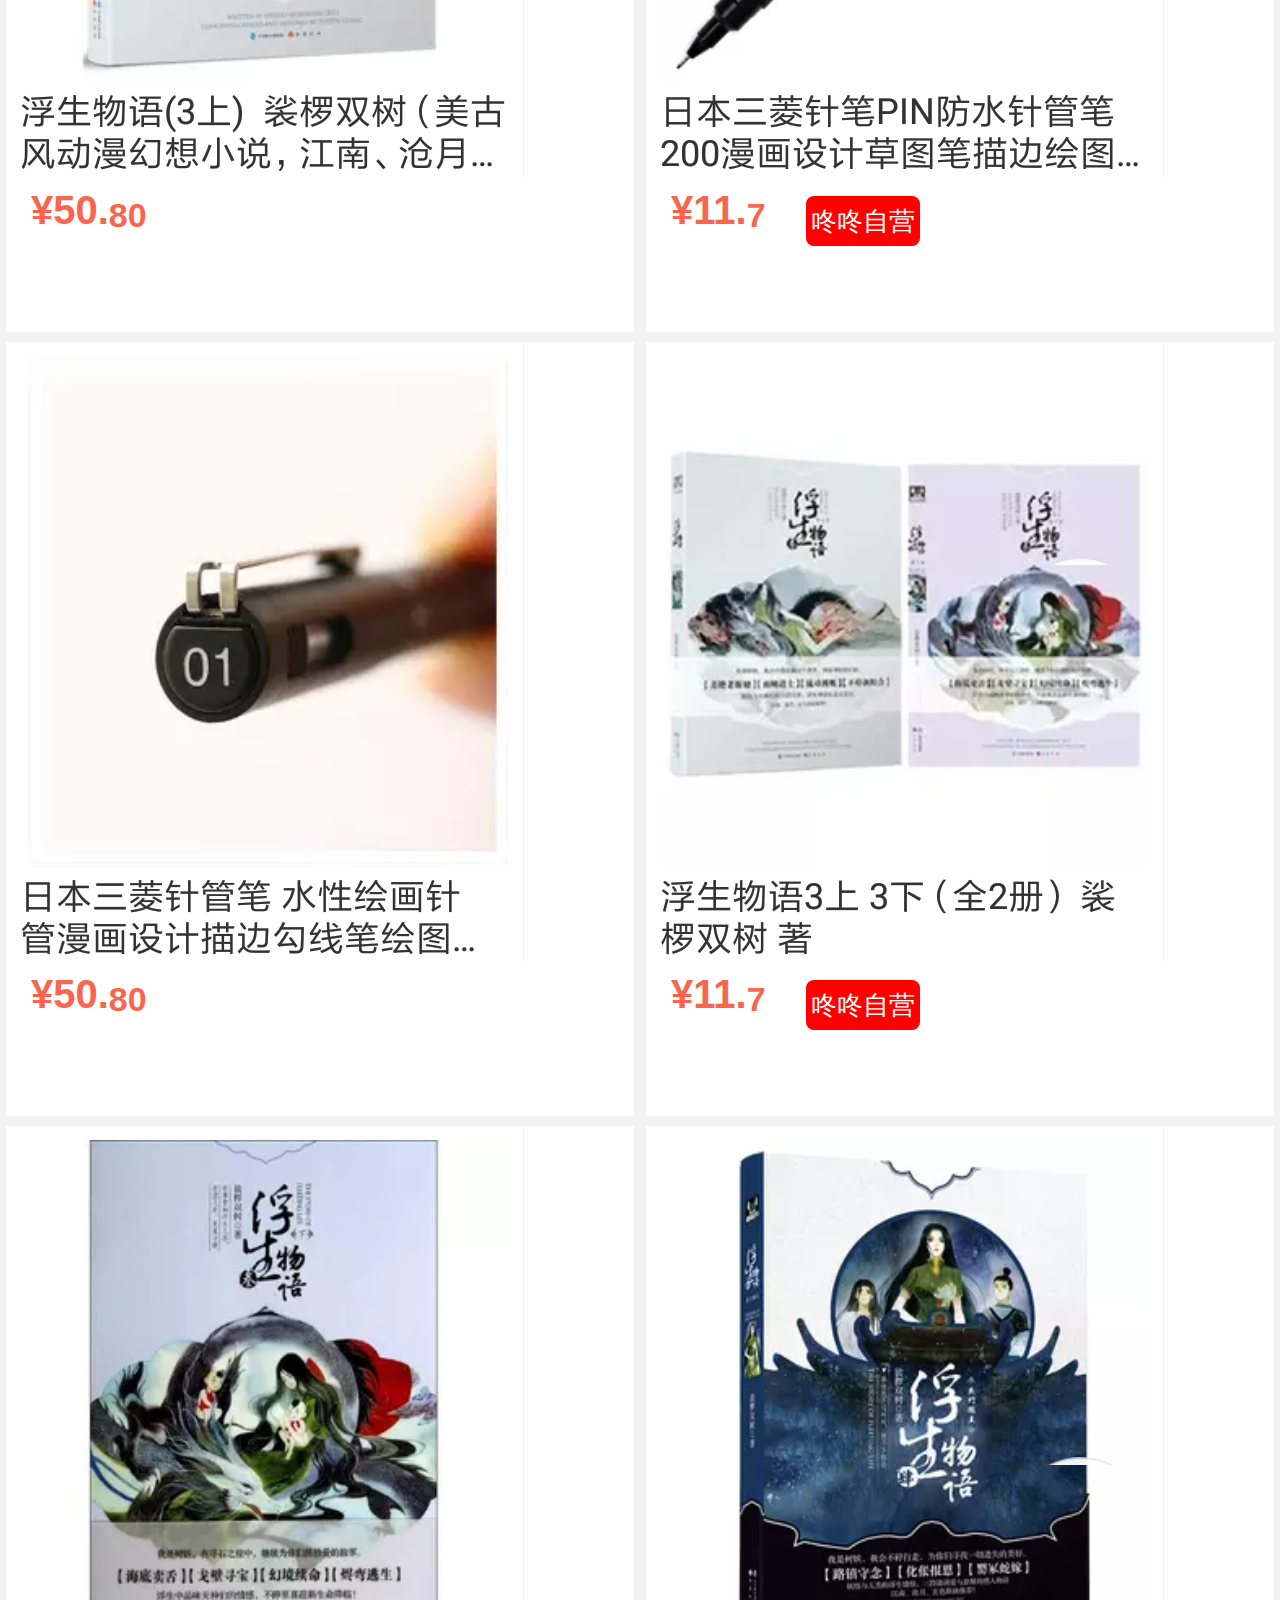
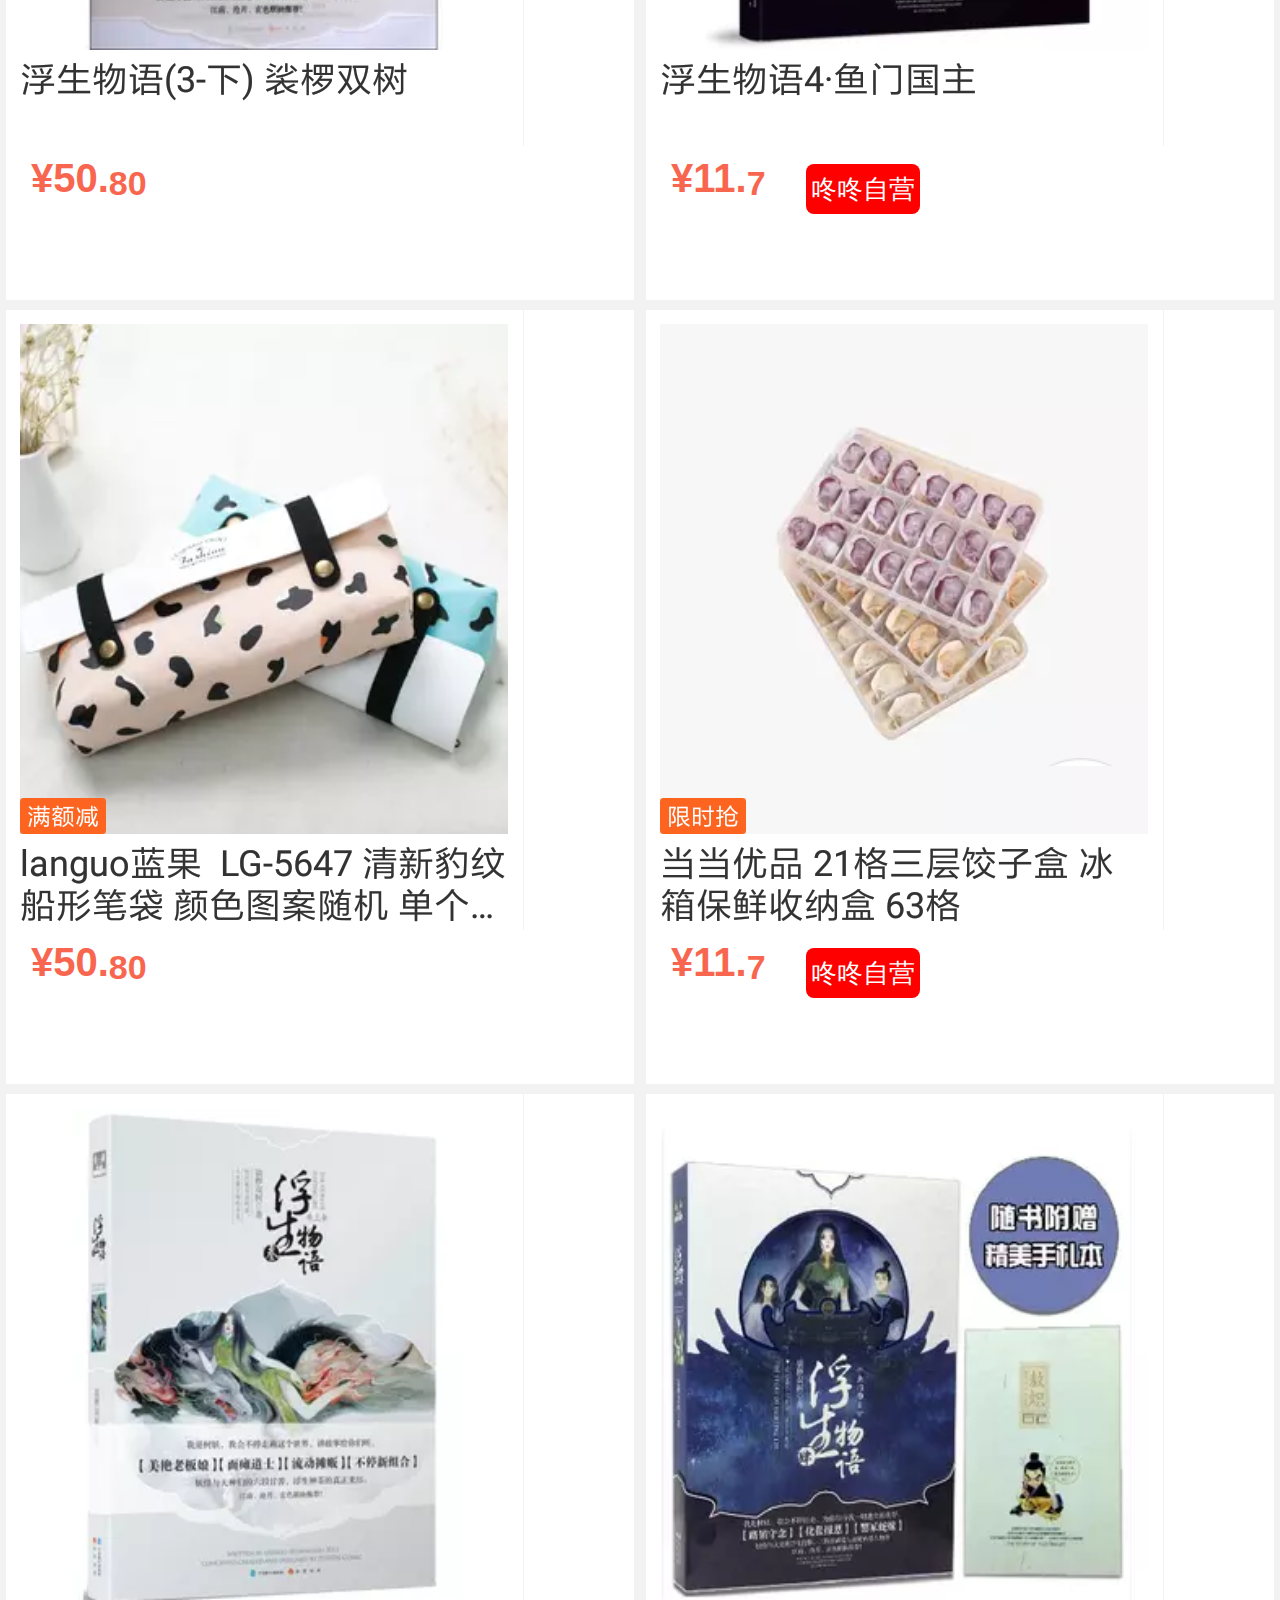
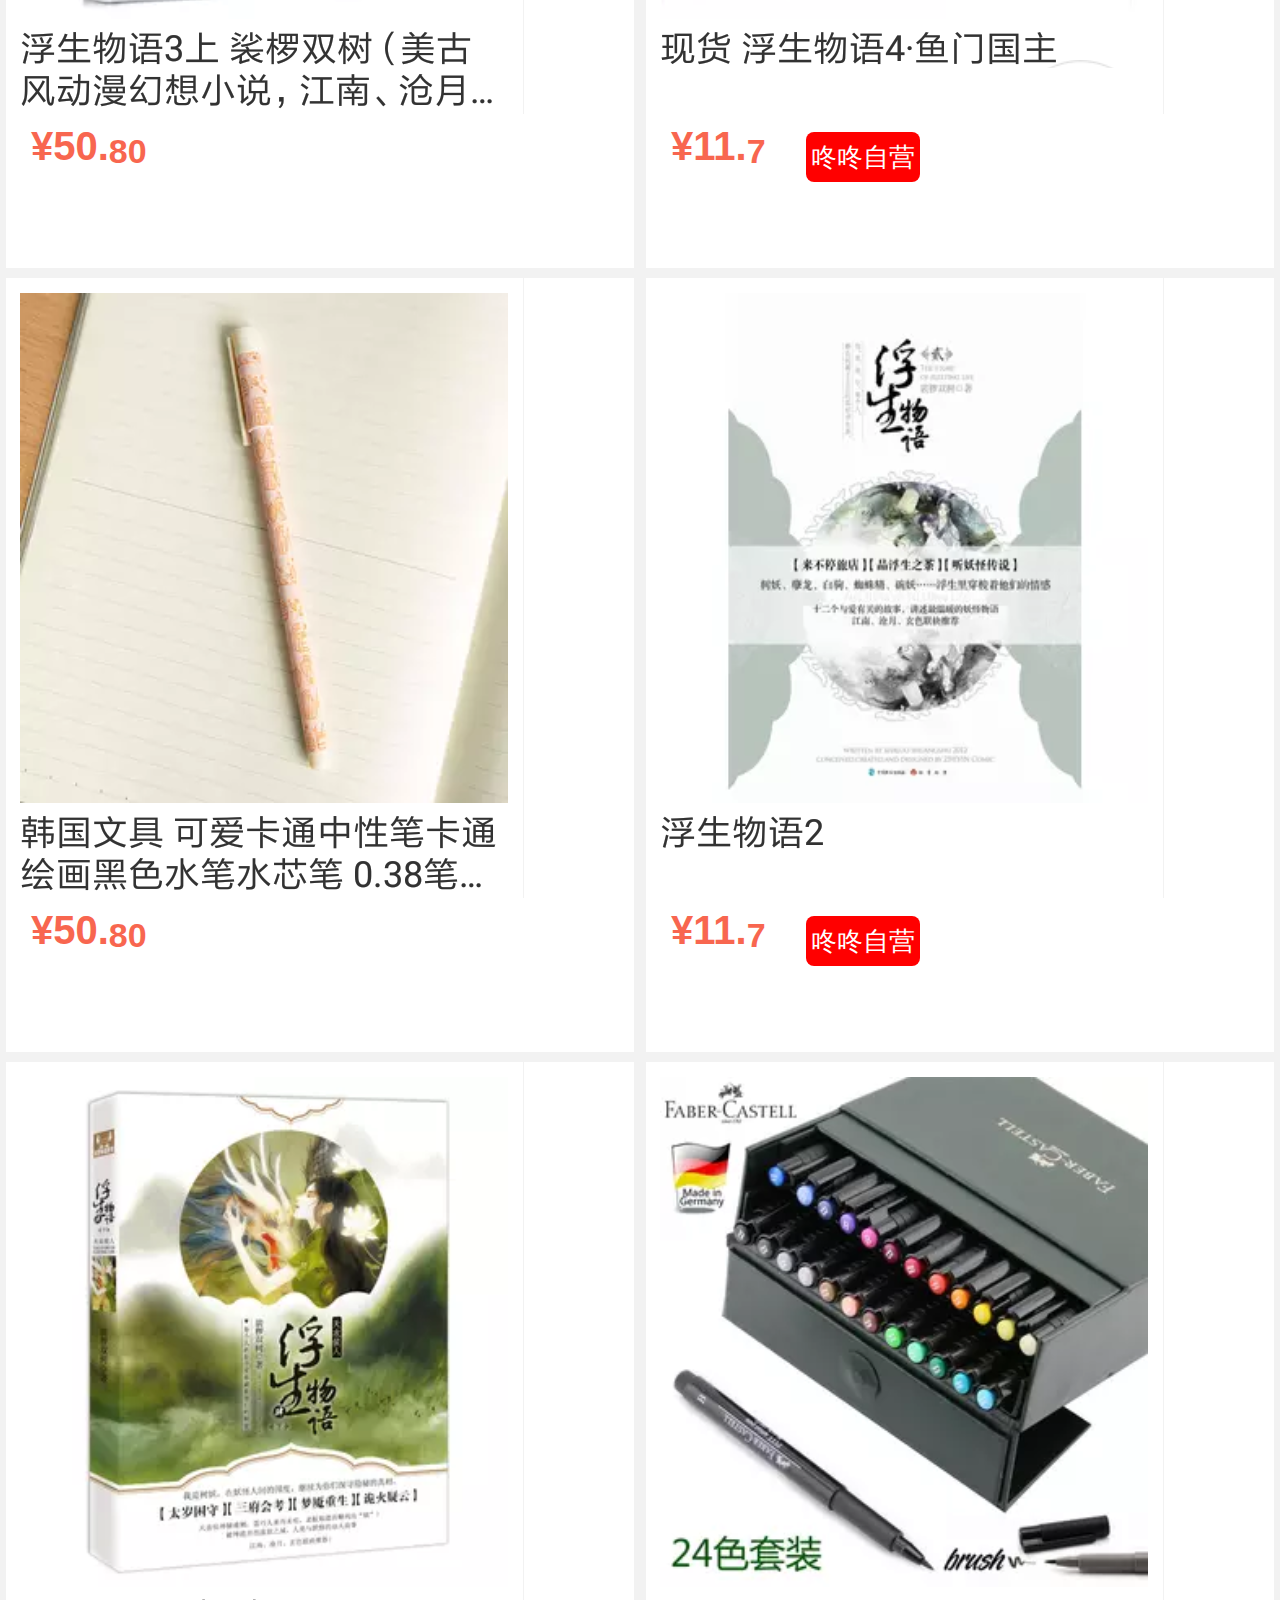
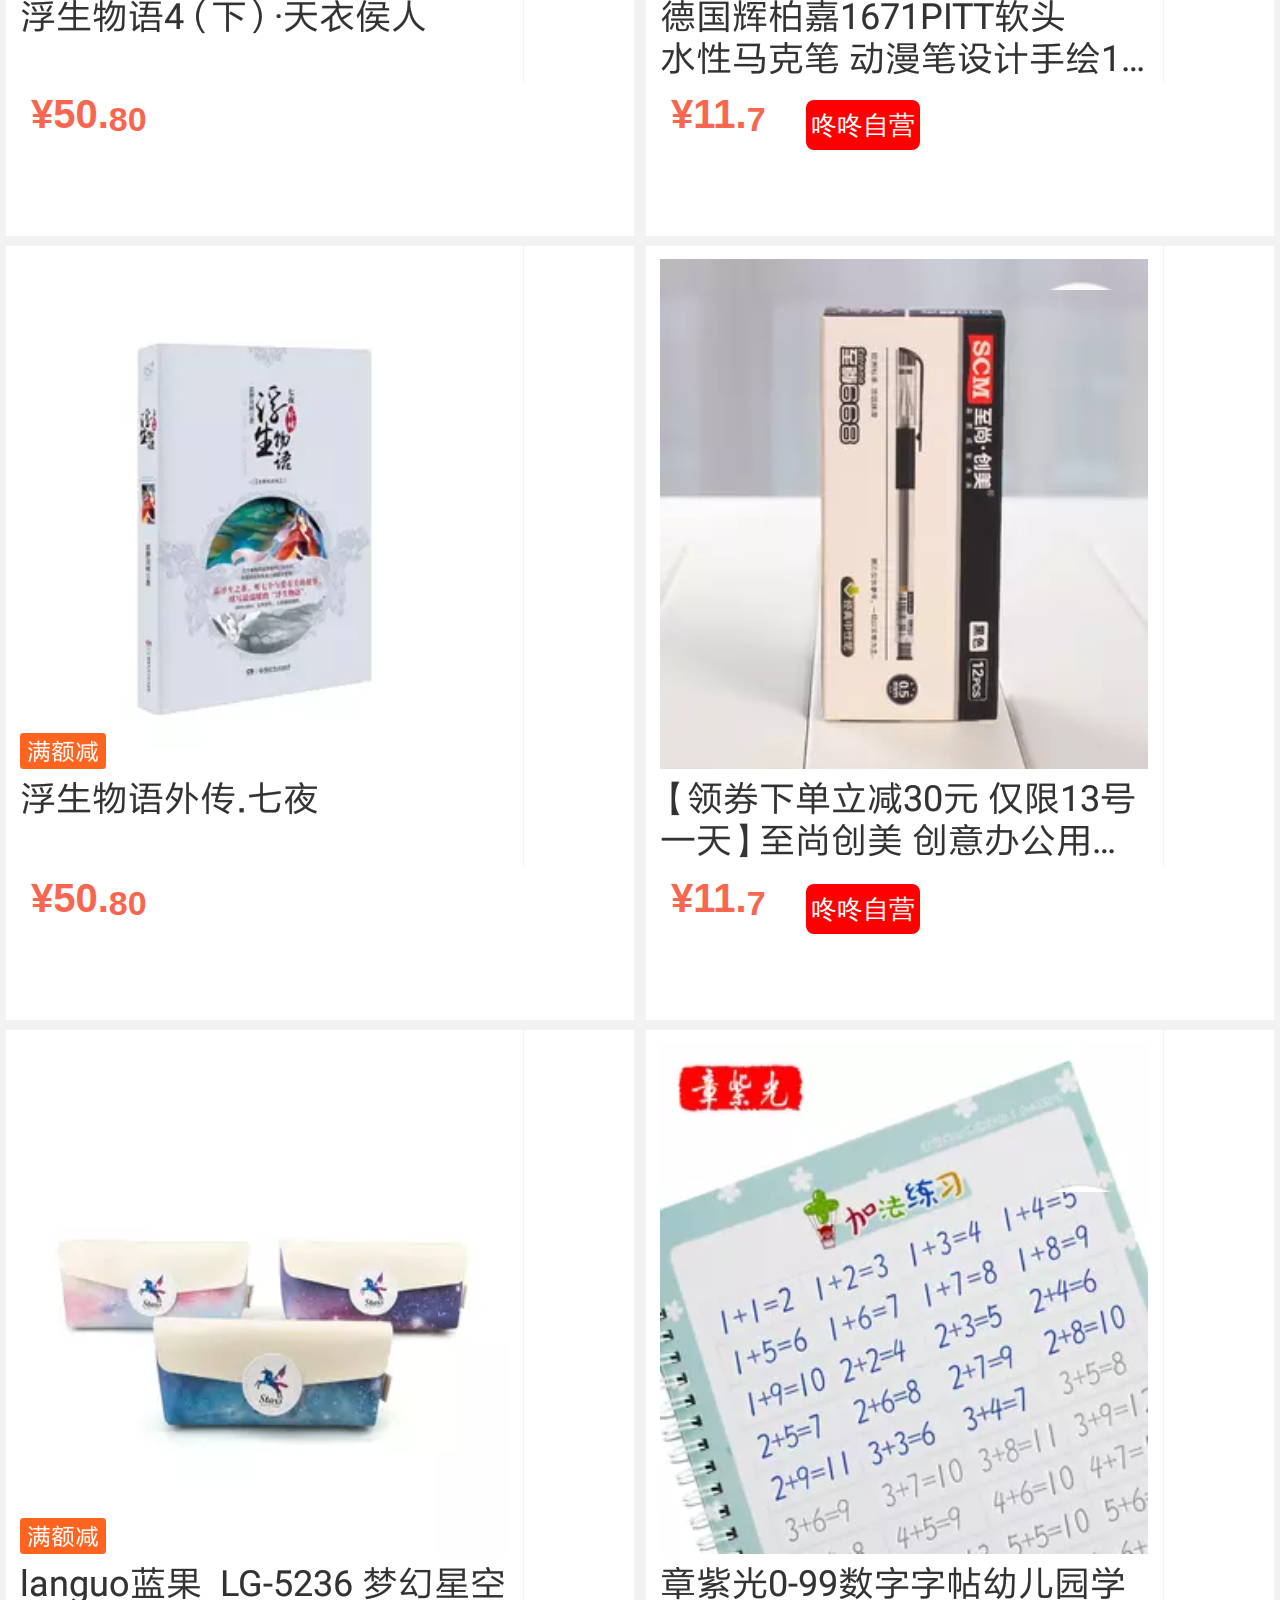
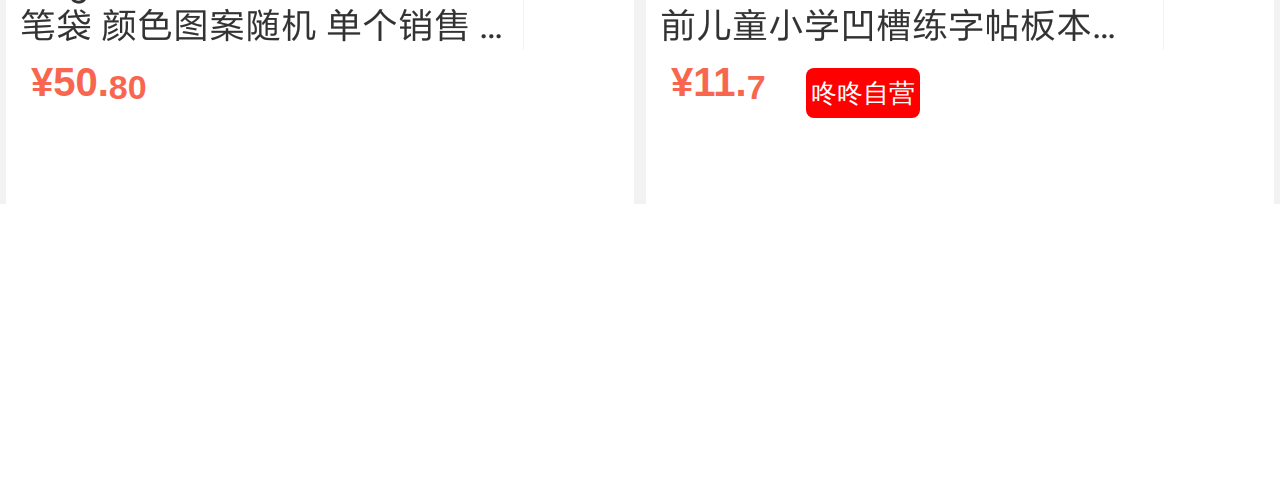
<file: blog/Project/project/shop/cart.html>
<!DOCTYPE html>
<html lang="en">
<head>
	<meta charset="UTF-8">
	<meta name="viewport" content="width=device-width">
	<!-- <link rel="stylesheet" href="iconfont/iconfont-header/iconfont.css">
	<link rel="stylesheet" href="iconfont/iconfont-footer/iconfont.css">
	<link rel="stylesheet" href="iconfont/iconfont-xiaotubiao/iconfont.css"> -->
	 <link rel="stylesheet" href="iconfont/iconfont.css">
	<script src="js/rem.js"></script>
	<link rel="stylesheet" href="css/cart.css">
	<title>购物车</title>
</head>
<body>
	<header>
		<section class="h-top">
			<div class="hto-le">购物车</div>
			<div class="hto-cen" ><span>山西</span><i class="icon-xtubiao icon-jiantou-copy-copy-copy"></i></div>
			<a class="hto-rig" href="">编辑</a>
		</section>
		<section class="h-down">
			<div class="hdo-le">咚咚自营订单满40元包邮，运费5元</div>
			<a href=""><i class="icon-xtubiao icon-chahao"></i></a>
		</section>
	</header>
	<main>
		<section class="product">
			<div class="prod-top" href="">
				<input type="checkbox" checked="checked" class="chk">
				<a href="">
					<span class="prod-sj">辉柏嘉旗舰店</span>
				    <i class="icon-xtubiao icon-jiantou"></i>
				</a>
			</div>
			<div class="pro-center">
				<div class="lable">店铺满额减</div>
				<div class="word">店铺还差55.1元，可减3元</div>
			</div>
			<div href="" class="prod-down">
				<input type="checkbox" checked="checked" class="pro-do-le">
				<a href="">
					<img src="img/cart/1.png" alt="">
					<div class="miaoshu">
						<p class="p1">德国原装辉柏嘉166ECCO针管笔防水耐光漫画素描书写绘图</p>
						<p class="p2">¥14.90</p>
						<p class="p3"><span>尾品汇</span></p>
						<p class="p4">
							<span class="span1">×1</span>
							<span class="span2">0.08mm</span>
							<i class="icon-xtubiao icon-modify"></i>
						</p>
					</div>

				</a>
			</div>
		</section>
		<section class="product2">
			<div class="prod-top" href="">
				<input type="checkbox" checked="checked" class="chk">
				<a href="">
					<span class="prod-sj">咚咚自营店</span>
				    <i class="icon-xtubiao icon-jiantou"></i>
				</a>
			</div>
			<div href="" class="prod-down">
				<input type="checkbox" checked="checked" class="pro-do-le">
				<a href="detail.html">
					<img src="img/cart/2.png" alt="">
					<div class="miaoshu">
						<p class="p1">浮生物语3上</p>
						<p class="p2">¥18.80</p>
						<p class="p3"><span>聚优品</span></p>
						<p class="p4">
							<span class="span1">×1</span>
							<i class="icon-xtubiao icon-modify"></i>
						</p>
					</div>

				</a>
			</div>
			<div href="" class="prod-down">
				<input type="checkbox" checked="checked" class="pro-do-le">
				<a href="">
					<img src="img/cart/3.png" alt="">
					<div class="miaoshu">
						<p class="p1">张爱玲给我的信件</p>
						<p class="p2">¥11.54</p>
						<p class="p3"><span>聚优品</span></p>
						<p class="p4">
							<span class="span1">×1</span>
							<i class="icon-xtubiao icon-modify"></i>
						</p>
					</div>

				</a>
			</div>
			<div href="" class="prod-down">
				<input type="checkbox" checked="checked" class="pro-do-le">
				<a href="">
					<img src="img/cart/4.png" alt="">
					<div class="miaoshu">
						<p class="p1">中国近代史</p>
						<p class="p2">¥8.64</p>
						<p class="p3"><span>聚优品</span></p>
						<p class="p4">
							<span class="span1">×1</span>
							<i class="icon-xtubiao icon-modify"></i>
						</p>
					</div>

				</a>
			</div>
		</section>
<!-- 猜你喜欢开始编写 -->
        <div class="cainixihuan">
		    <div class="cnxh-title">
				<span class="le-line"></span>
				<span class="word">根据您的偏好猜您可能喜欢</span>
				<span class="rig-line"></span>
			</div>
			<div class="cnxh-row">
				<a href="">
					<img src="img/cart/cainixihuan/2.png" alt="">
					<div class="price">
						<span class="first">¥50.</span>
						<span class="second">80</span>
					</div>
				</a>
				<a href="">
					<img src="img/cart/cainixihuan/3.png" alt="">
					<div class="price">
						<span class="first">¥11.</span>
						<span class="second">7</span>
						<span class="third">咚咚自营</span>
					</div>
				</a>
			</div>
			<div class="cnxh-row">
				<a href="">
					<img src="img/cart/cainixihuan/4.png" alt="">
					<div class="price">
						<span class="first">¥50.</span>
						<span class="second">80</span>
					</div>
				</a>
				<a href="">
					<img src="img/cart/cainixihuan/5.png" alt="">
					<div class="price">
						<span class="first">¥11.</span>
						<span class="second">7</span>
						<span class="third">咚咚自营</span>
					</div>
				</a>
			</div>
			<div class="cnxh-row">
				<a href="">
					<img src="img/cart/cainixihuan/6.png" alt="">
					<div class="price">
						<span class="first">¥50.</span>
						<span class="second">80</span>
					</div>
				</a>
				<a href="">
					<img src="img/cart/cainixihuan/7.png" alt="">
					<div class="price">
						<span class="first">¥11.</span>
						<span class="second">7</span>
						<span class="third">咚咚自营</span>
					</div>
				</a>
			</div>
			<div class="cnxh-row">
				<a href="">
					<img src="img/cart/cainixihuan/8.png" alt="">
					<div class="price">
						<span class="first">¥50.</span>
						<span class="second">80</span>
					</div>
				</a>
				<a href="">
					<img src="img/cart/cainixihuan/9.png" alt="">
					<div class="price">
						<span class="first">¥11.</span>
						<span class="second">7</span>
						<span class="third">咚咚自营</span>
					</div>
				</a>
			</div>
			<div class="cnxh-row">
				<a href="">
					<img src="img/cart/cainixihuan/10.png" alt="">
					<div class="price">
						<span class="first">¥50.</span>
						<span class="second">80</span>
					</div>
				</a>
				<a href="">
					<img src="img/cart/cainixihuan/11.png" alt="">
					<div class="price">
						<span class="first">¥11.</span>
						<span class="second">7</span>
						<span class="third">咚咚自营</span>
					</div>
				</a>
			</div>
			<div class="cnxh-row">
				<a href="">
					<img src="img/cart/cainixihuan/12.png" alt="">
					<div class="price">
						<span class="first">¥50.</span>
						<span class="second">80</span>
					</div>
				</a>
				<a href="">
					<img src="img/cart/cainixihuan/13.png" alt="">
					<div class="price">
						<span class="first">¥11.</span>
						<span class="second">7</span>
						<span class="third">咚咚自营</span>
					</div>
				</a>
			</div>
			<div class="cnxh-row">
				<a href="">
					<img src="img/cart/cainixihuan/14.png" alt="">
					<div class="price">
						<span class="first">¥50.</span>
						<span class="second">80</span>
					</div>
				</a>
				<a href="">
					<img src="img/cart/cainixihuan/15.png" alt="">
					<div class="price">
						<span class="first">¥11.</span>
						<span class="second">7</span>
						<span class="third">咚咚自营</span>
					</div>
				</a>
			</div>
			<div class="cnxh-row">
				<a href="">
					<img src="img/cart/cainixihuan/16.png" alt="">
					<div class="price">
						<span class="first">¥50.</span>
						<span class="second">80</span>
					</div>
				</a>
				<a href="">
					<img src="img/cart/cainixihuan/17.png" alt="">
					<div class="price">
						<span class="first">¥11.</span>
						<span class="second">7</span>
						<span class="third">咚咚自营</span>
					</div>
				</a>
			</div>
			<div class="cnxh-row">
				<a href="">
					<img src="img/cart/cainixihuan/18.png" alt="">
					<div class="price">
						<span class="first">¥50.</span>
						<span class="second">80</span>
					</div>
				</a>
				<a href="">
					<img src="img/cart/cainixihuan/19.png" alt="">
					<div class="price">
						<span class="first">¥11.</span>
						<span class="second">7</span>
						<span class="third">咚咚自营</span>
					</div>
				</a>
			</div>
			<div class="cnxh-row">
				<a href="">
					<img src="img/cart/cainixihuan/20.png" alt="">
					<div class="price">
						<span class="first">¥50.</span>
						<span class="second">80</span>
					</div>
				</a>
				<a href="">
					<img src="img/cart/cainixihuan/22.png" alt="">
					<div class="price">
						<span class="first">¥11.</span>
						<span class="second">7</span>
						<span class="third">咚咚自营</span>
					</div>
				</a>
			</div>
		</div>
	</main>
    <!-- 结算价格开始编写 -->
    <div class="jiesuan">
    	<input type="checkbox">
    	<span class="s1">全选</span>
    	<a class="s4" href="">结算(4)</a>
    	<span class="s3">¥68.78</span>
    	<span class="s2">合计：</span>
    </div>
	 <!-- footer开始编写 -->
    <footer>
        <a href="index.html" class="fo">
            <i class="icon-footer icon-shouye"></i>
            <span>首页</span>
        </a>
        <a href="fenlei.html" class="fo">
            <i class="icon-footer icon-ziyuan"></i>
            <span>分类</span>
        </a>
        <a href="faxian.html" class="fo">
            <i class="icon-footer icon-icon-yxj-discover"></i>
            <span>发现</span>
        </a>
        <a href="cart.html" class="fo">
            <i class="icon-footer icon-gouwuche"></i>
            <span>购物车</span>
        </a>
        <a href="my.html" class="fo">
            <i class="icon-footer icon-wode"></i>
            <span>我的</span>
        </a>
    </footer>
</body>
</html>
</file>
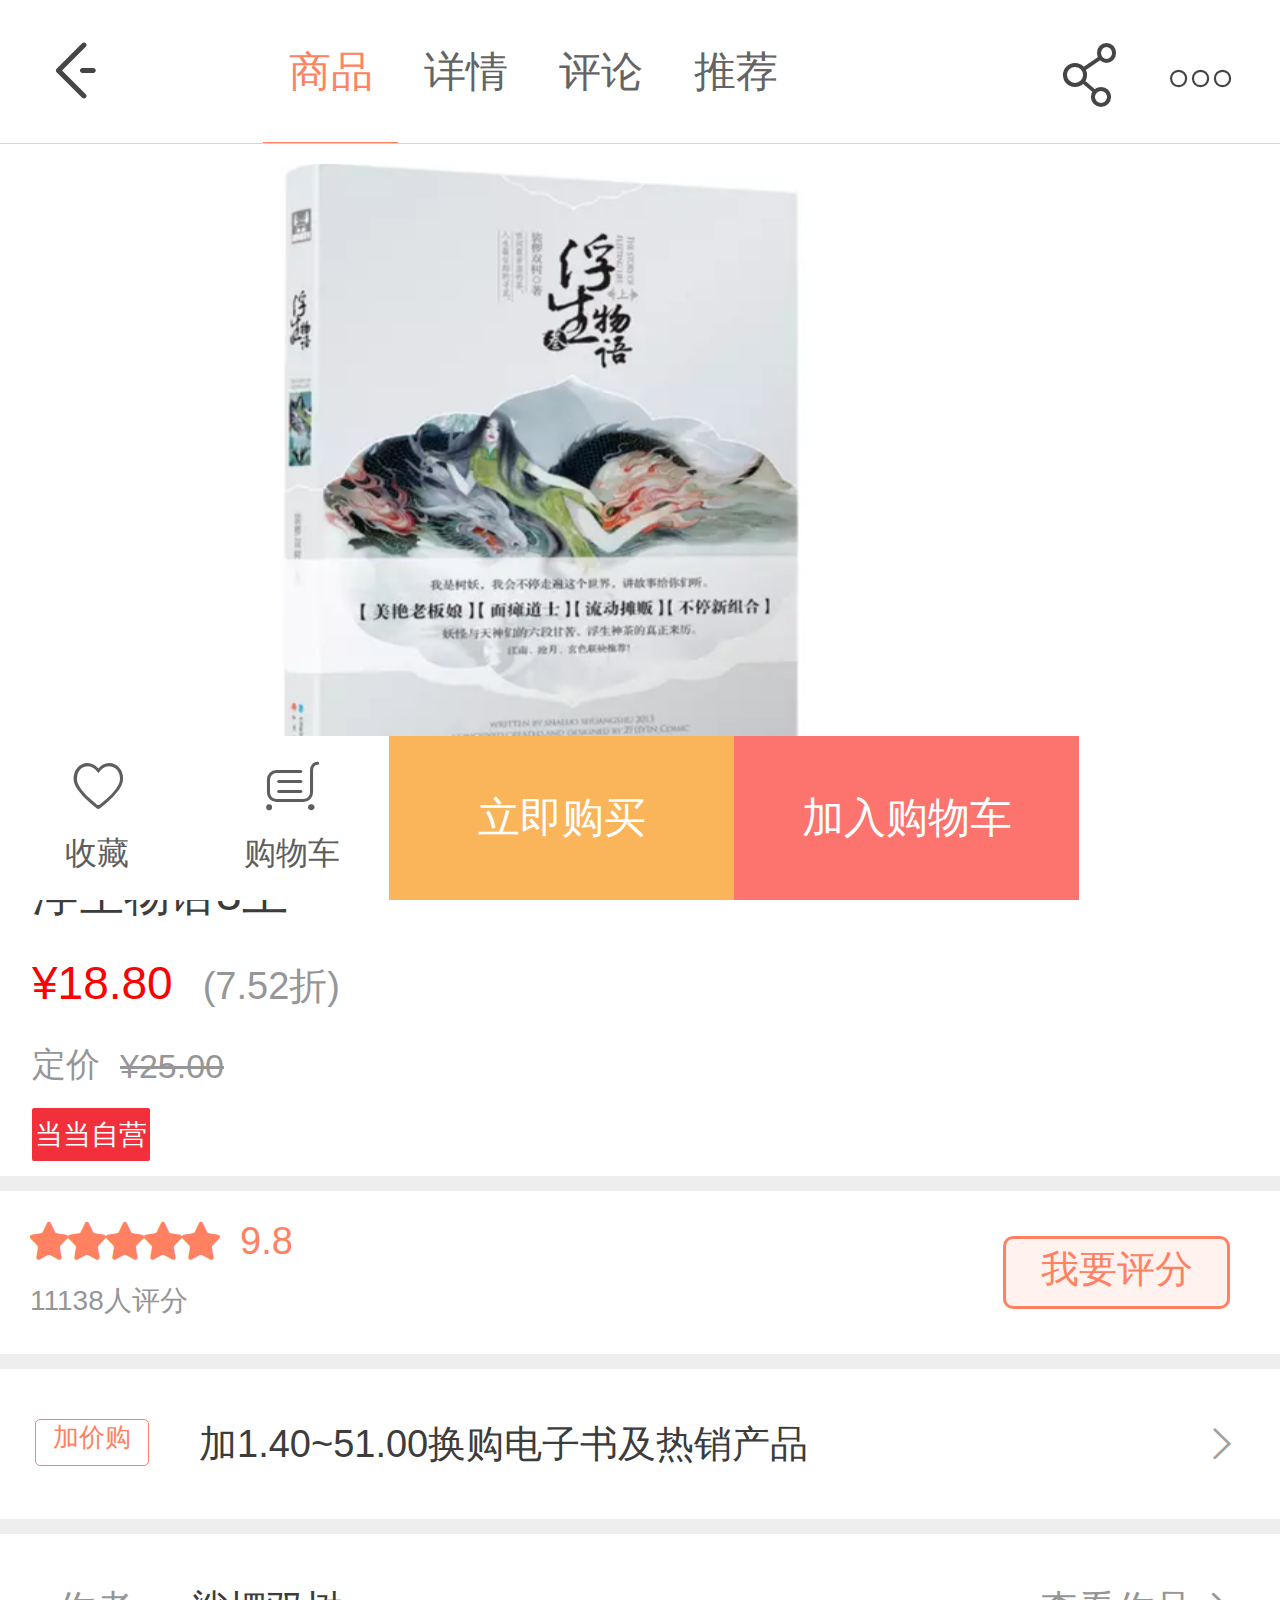
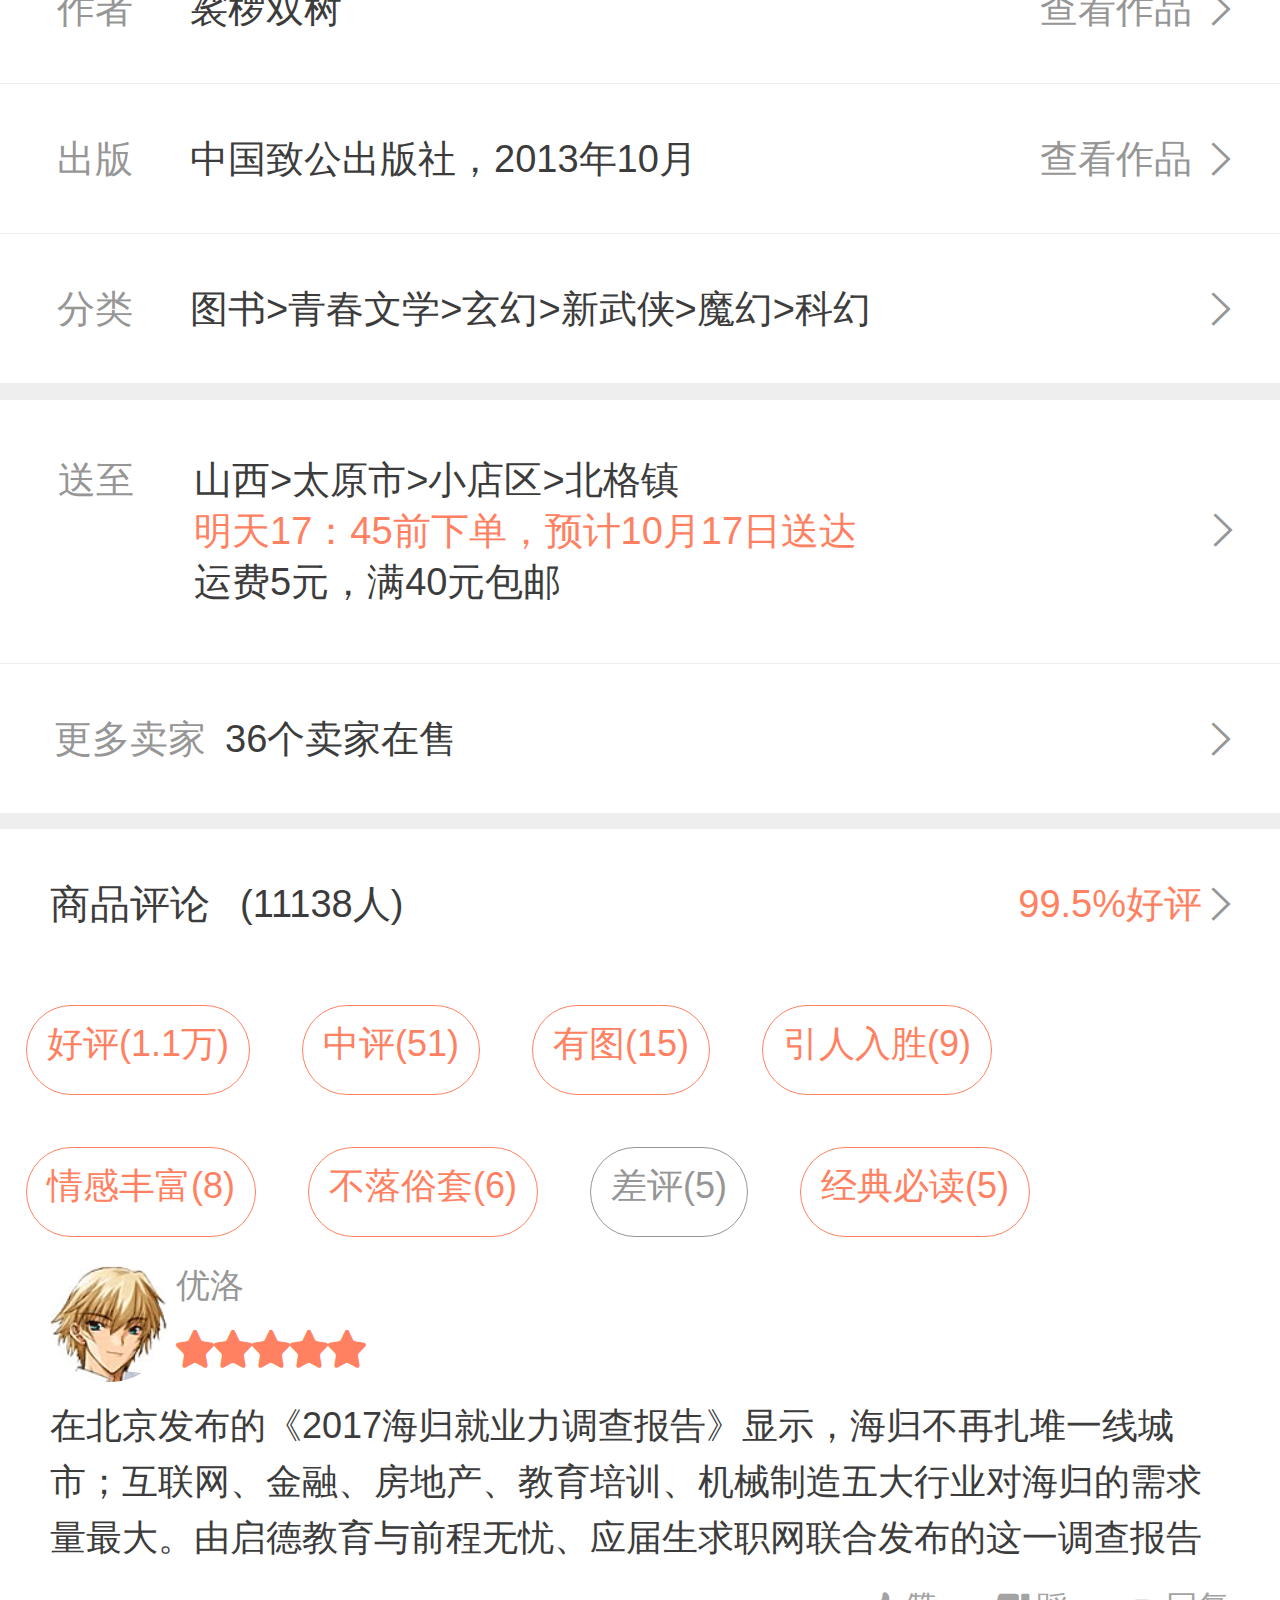
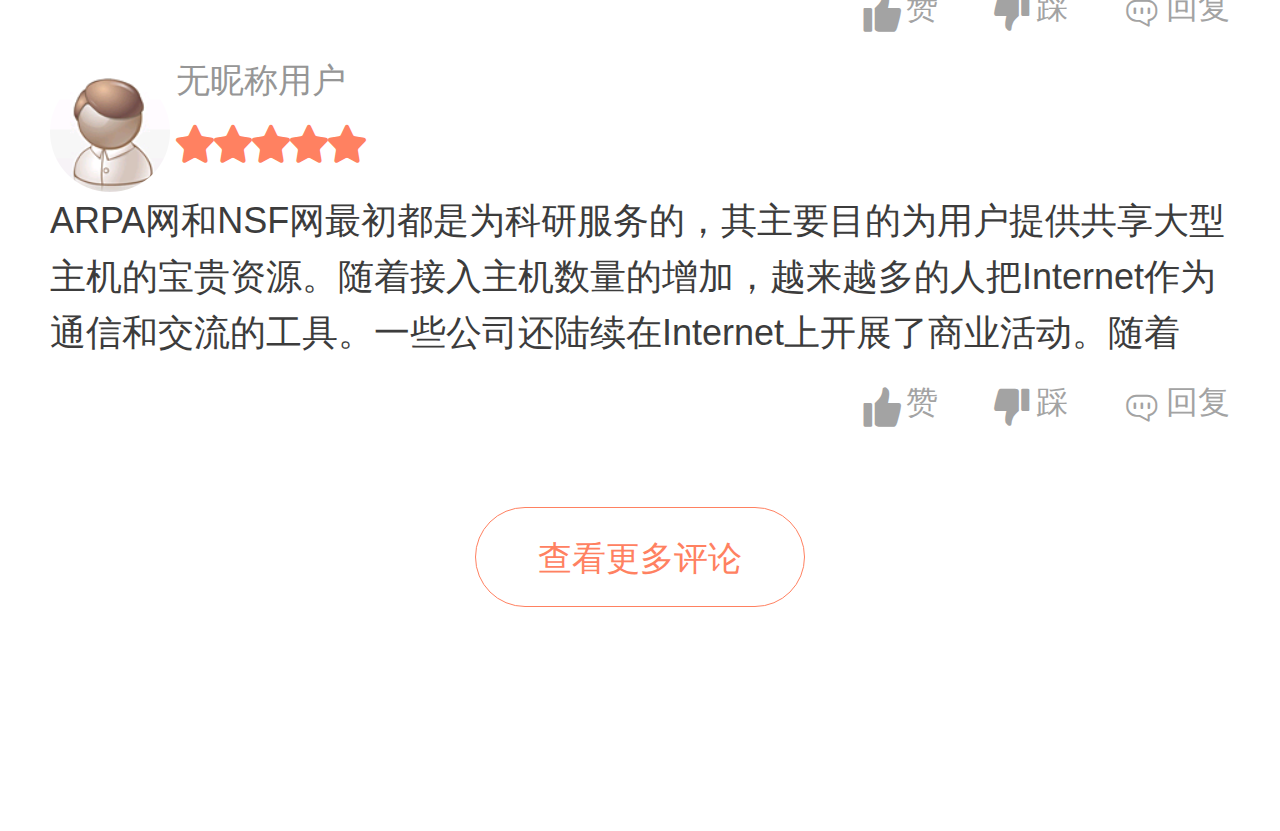
<file: blog/Project/project/shop/detail.html>
<!DOCTYPE html>
<html lang="en">
<head>
	<meta charset="UTF-8">
	<title>商品详情</title>
	<meta name="viewport" content="width=device-width">
	<link rel="stylesheet" href="iconfont/iconfont.css">
	<script src="js/rem.js"></script>
	<link rel="stylesheet" href="css/detail.css">
</head>
<body>
	<header>
		<a href="fenlei.html"><i class="icon-xtubiao icon-fanhui"></i></a>
		<span class="h-center">
			<a href="">商品</a>
			<a href="">详情</a>
			<a href="">评论</a>
			<a href="">推荐</a>
		</span>
		<a href=""><i  class="icon-xtubiao icon-gengduo"></i></a>
		<a href=""><i  class="icon-xtubiao icon-13"></i></a>
	</header>
	<main>
		<section class="product">
			<a class="prod-top" href="">
				<img src="img/detail/1.png" alt="">
			</a>
			<div class="prod-down">
				<a class="one" href="">浮生物语3上</a>
				<div class="two">
					<span class="s1">¥18.80</span>
					<span class="s2">(7.52折)</span>
				</div>
				<div class="three">
					<span class="s1">定价</span>
					<span class="s2">¥25.00</span>
				</div>
				<div class="four">
					<span class="s1">当当自营</span>
				</div>
			</div>
		</section>
		<section class="pinfen">
			<a class="pf-left" href="">
				<div class="pf-le-to">
					<i class="icon-xtubiao icon-wujiaoxing"></i>
					<i class="icon-xtubiao icon-wujiaoxing"></i>
					<i class="icon-xtubiao icon-wujiaoxing"></i>
					<i class="icon-xtubiao icon-wujiaoxing"></i>
					<i class="icon-xtubiao icon-wujiaoxing"></i>
					<span>9.8</span>
				</div>
				<div class="pf-le-dow">11138人评分</div>
			</a>
			<div class="pf-right">
				<a href=""><span class="s">我要评分</span></a>
			</div>
		</section>

		<a class="jiajiagou" href="">
			<div class="jjg-left">
				<span>加价购</span>
			</div>
			<div class="jjg-center">加1.40~51.00换购电子书及热销产品</div>
			<i class="icon-xtubiao icon-jiantou"></i>
		</a>
		<section class="information">
			<a href="" class="author">
				<span class="one">作者</span>
				<span class="two">裟椤双树</span>
				<i class="icon-xtubiao icon-jiantou"></i>
				<span class="three">查看作品</span>
			</a>
			<a href="" class="author">
				<span class="one">出版</span>
				<span class="two">中国致公出版社，2013年10月</span>
				<i class="icon-xtubiao icon-jiantou"></i>
				<span class="three">查看作品</span>
			</a>
			<a href="" class="author">
				<span class="one">分类</span>
				<span class="two">图书>青春文学>玄幻>新武侠>魔幻>科幻</span>
				<i class="icon-xtubiao icon-jiantou"></i>
			</a>
			<a href="" class="address">
				<span class="one">送至</span>
				<span class="two">
				   <p class="p1">山西>太原市>小店区>北格镇</p>
				   <p class="p2">明天17：45前下单，预计10月17日送达</p>
				   <p class="p3">运费5元，满40元包邮</p>
			    </span>
				<i class="icon-xtubiao icon-jiantou"></i>
			</a>
			<a href="" class="sealer">
				<span class="one">更多卖家</span>
				<span class="two">36个卖家在售</span>
				<i class="icon-xtubiao icon-jiantou"></i>
			</a>
		</section>

		<section class="pinglun">
			<a href="" class="pl">
				<span class="one">商品评论</span>
				<span class="two">(11138人)</span>
				<i class="icon-xtubiao icon-jiantou"></i>
				<span class="three">99.5%好评</span>
			</a>
			<div class="lable">
				<a href="">好评(1.1万)</a>
				<a href="">中评(51)</a>
				<a href="">有图(15)</a>
				<a href="">引人入胜(9)</a>
				<a href="">情感丰富(8)</a>
				<a href="">不落俗套(6)</a>
				<a href="">差评(5)</a>
				<a href="">经典必读(5)</a>
			</div>
			<div class="comment">
				<div class="co-top">
					<img src="img/detail/pinglun/1.png" alt="">
					<a href="" class="right">
						<p class="p1">优洛</p>
						<p class="p2">
							<i  class="icon-xtubiao icon-wujiaoxing"></i>
							<i  class="icon-xtubiao icon-wujiaoxing"></i>
							<i  class="icon-xtubiao icon-wujiaoxing"></i>
							<i  class="icon-xtubiao icon-wujiaoxing"></i>
							<i  class="icon-xtubiao icon-wujiaoxing"></i>
						</p>
					</a>
				</div>
				<div class="co-center">
					在北京发布的《2017海归就业力调查报告》显示，海归不再扎堆一线城市；互联网、金融、房地产、教育培训、机械制造五大行业对海归的需求量最大。由启德教育与前程无忧、应届生求职网联合发布的这一调查报告显示，上海、北京、广州、深圳四大一线城市仍然是海归就业首选
				</div>
				<div class="co-down">
					<a href=""><span class="s3">回复</span><i class="icon-xtubiao icon-dazhongicon05"></i></a>
					<a href=""><span class="s2">踩</span><i class="icon-xtubiao icon-cai"></i></a>
					<a href=""><span class="s1">赞</span><i class="icon-xtubiao icon-zan2"></i></a>
				</div>
			</div>
			<div class="comment">
				<div class="co-top">
					<img src="img/detail/pinglun/2.png" alt="">
					<a href="" class="right">
						<p class="p1">无昵称用户</p>
						<p class="p2">
							<i  class="icon-xtubiao icon-wujiaoxing"></i>
							<i  class="icon-xtubiao icon-wujiaoxing"></i>
							<i  class="icon-xtubiao icon-wujiaoxing"></i>
							<i  class="icon-xtubiao icon-wujiaoxing"></i>
							<i  class="icon-xtubiao icon-wujiaoxing"></i>
						</p>
					</a>
				</div>
				<div class="co-center">
					ARPA网和NSF网最初都是为科研服务的，其主要目的为用户提供共享大型主机的宝贵资源。随着接入主机数量的增加，越来越多的人把Internet作为通信和交流的工具。一些公司还陆续在Internet上开展了商业活动。随着Internet的商业化，其在通信、信息检索、客户服务等方面的巨大潜力被挖掘出来，使Internet有了质的飞跃，并最终走向全球。
				</div>
				<div class="co-down">
					<a href=""><span class="s3">回复</span><i class="icon-xtubiao icon-dazhongicon05"></i></a>
					<a href=""><span class="s2">踩</span><i class="icon-xtubiao icon-cai"></i></a>
					<a href=""><span class="s1">赞</span><i class="icon-xtubiao icon-zan2"></i></a>
				</div>
			</div>
			<div class="more">
				<a href="">查看更多评论</a>
			</div>
		</section>
	</main>

	<footer>
		<div class="f-left">
			<a href="" class="left">
				<i class="icon-xtubiao icon-shoucang"></i>
				<p>收藏</p>
			</a>
			<a href="cart.html" class="right">
				<i class="icon-xtubiao icon-icon1"></i>
				<p>购物车</p>
			</a>
		</div>
		<a href="" class="f-center">立即购买</a>
		<a href="cart.html" class="f-right">加入购物车</a>
	</footer>
</body>
</html>
</file>
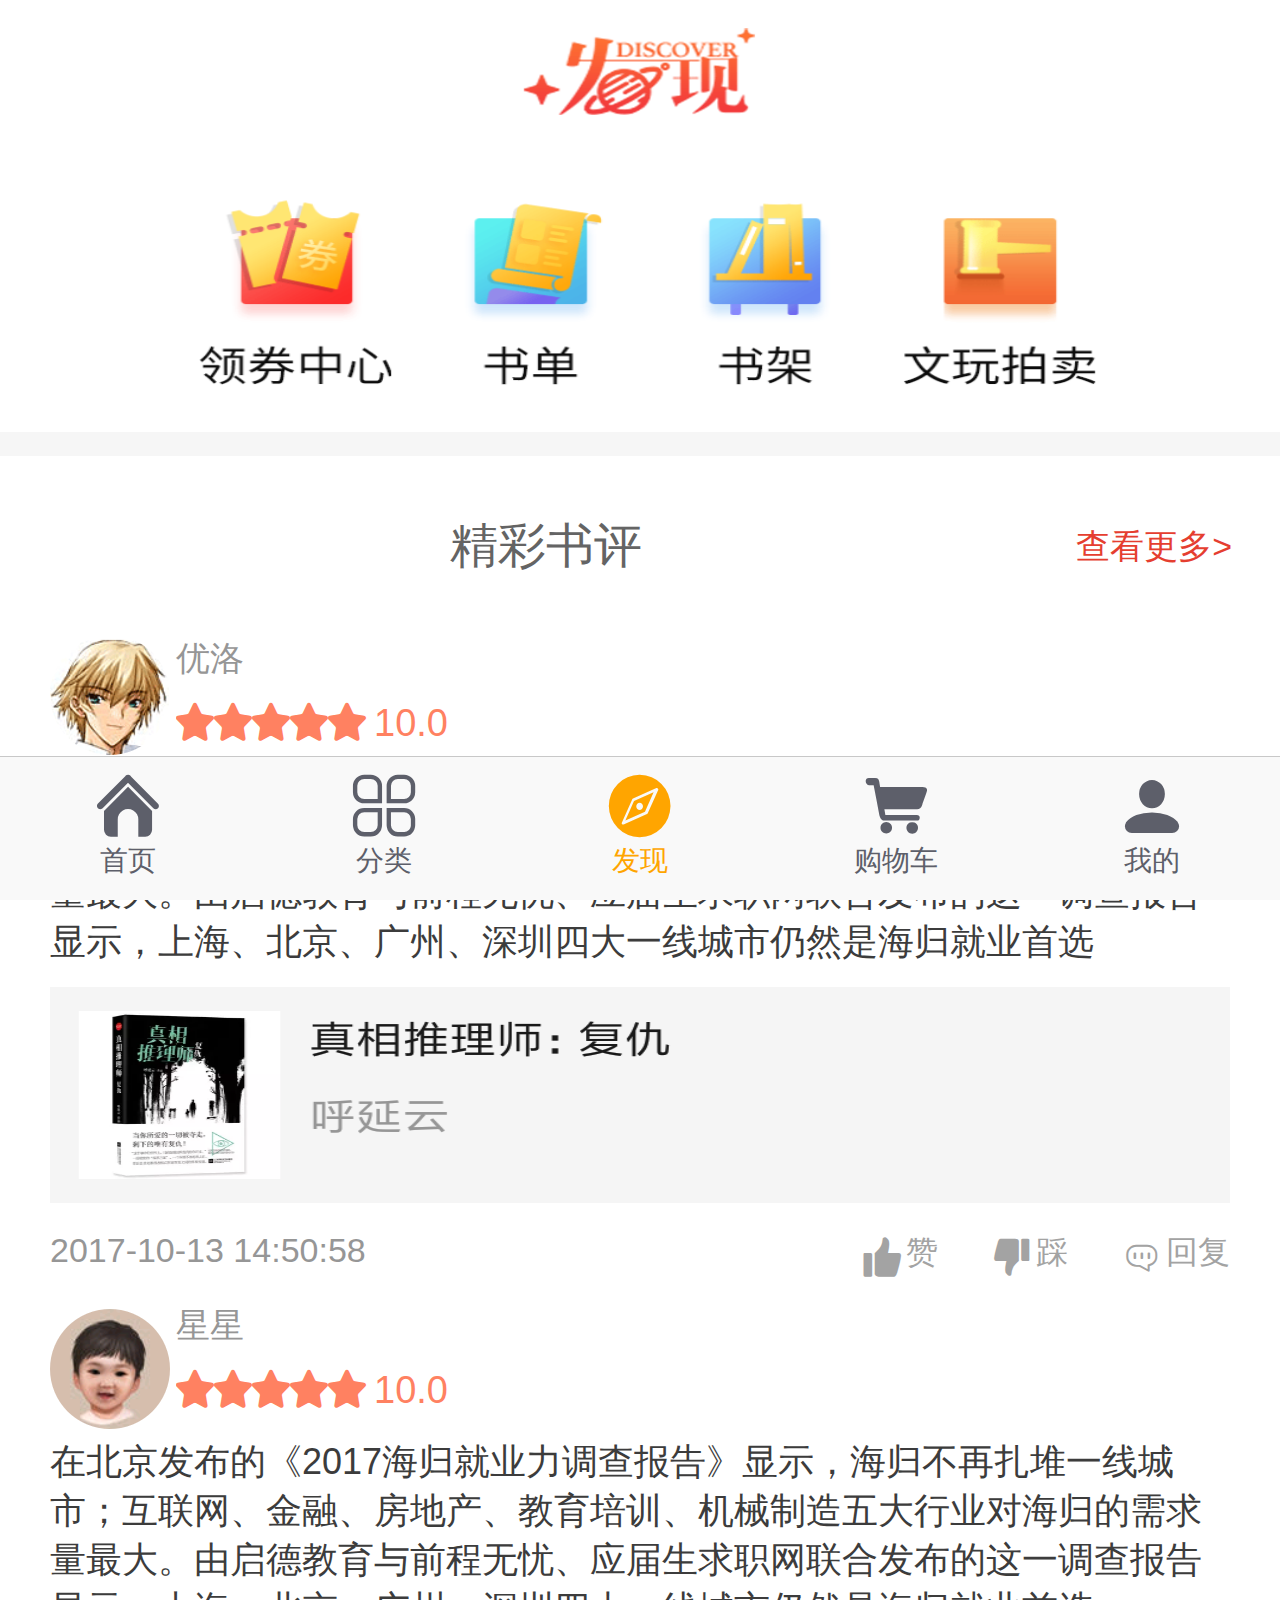
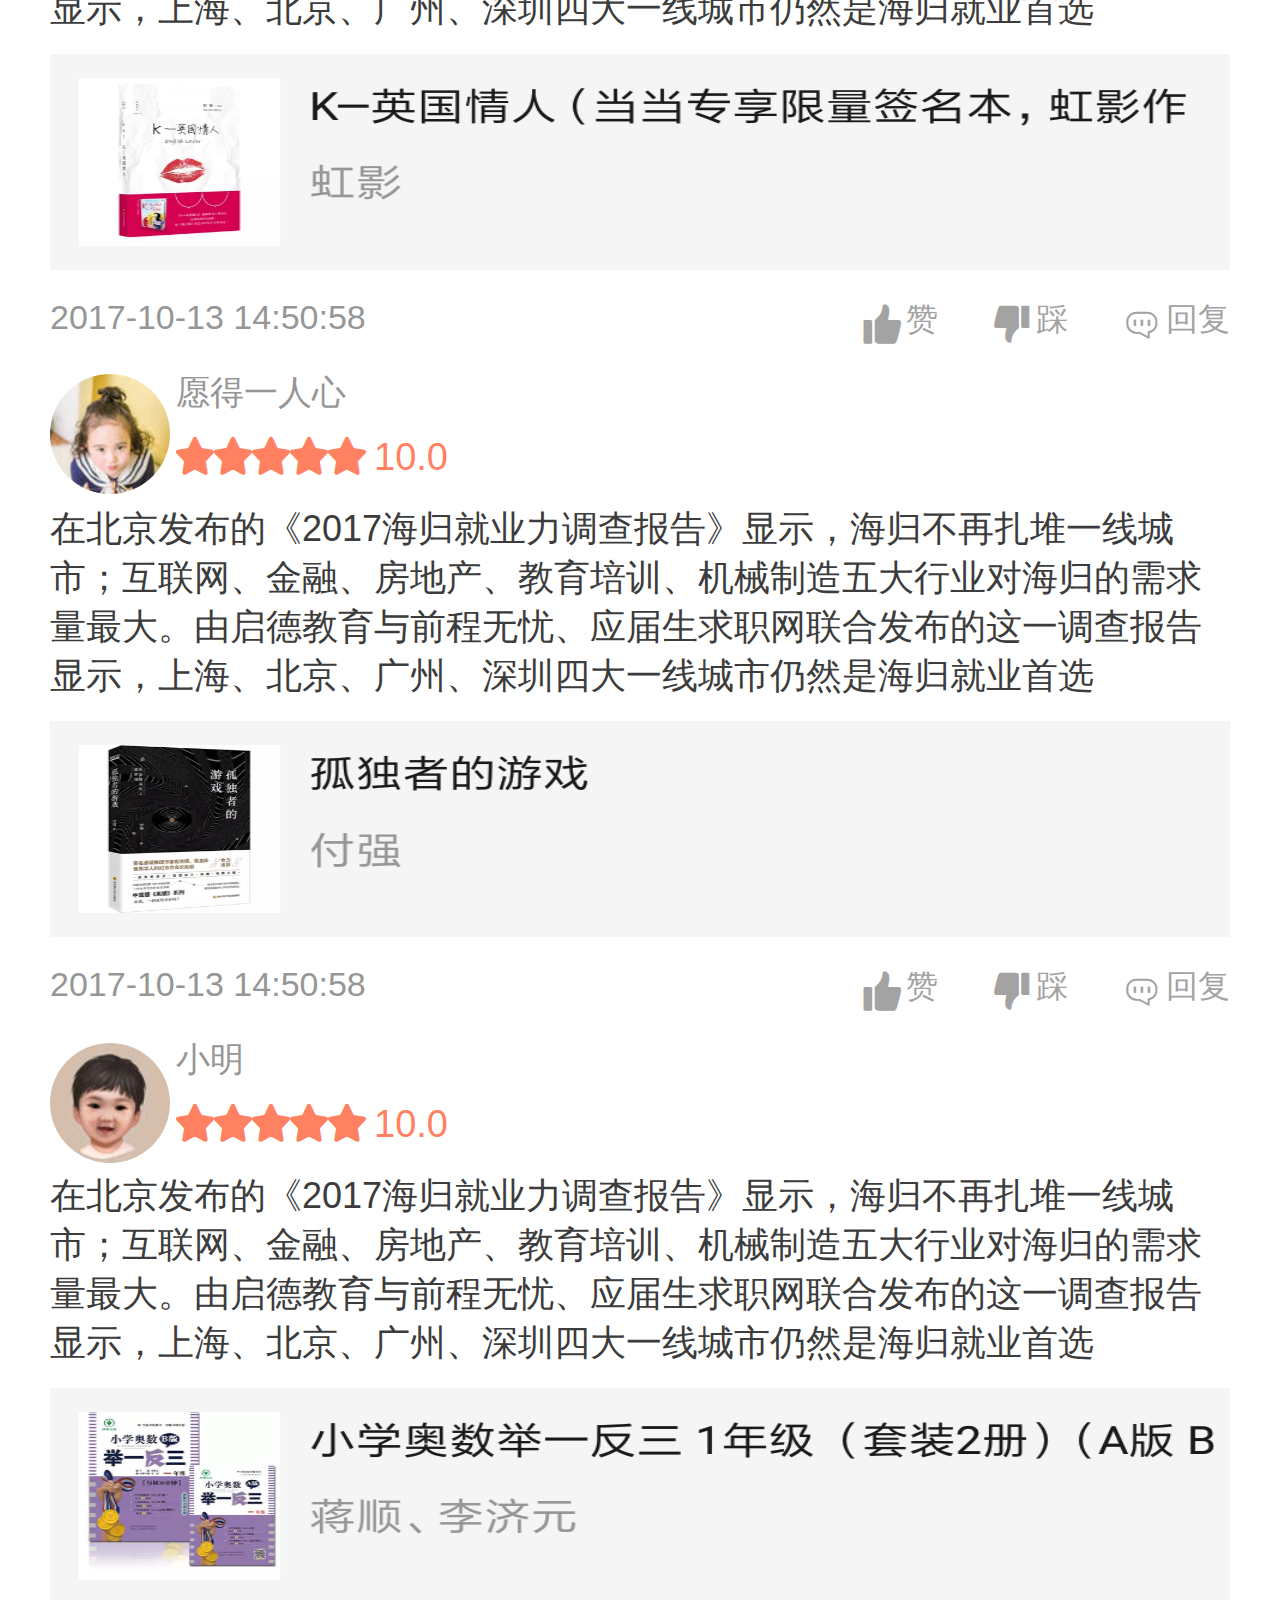
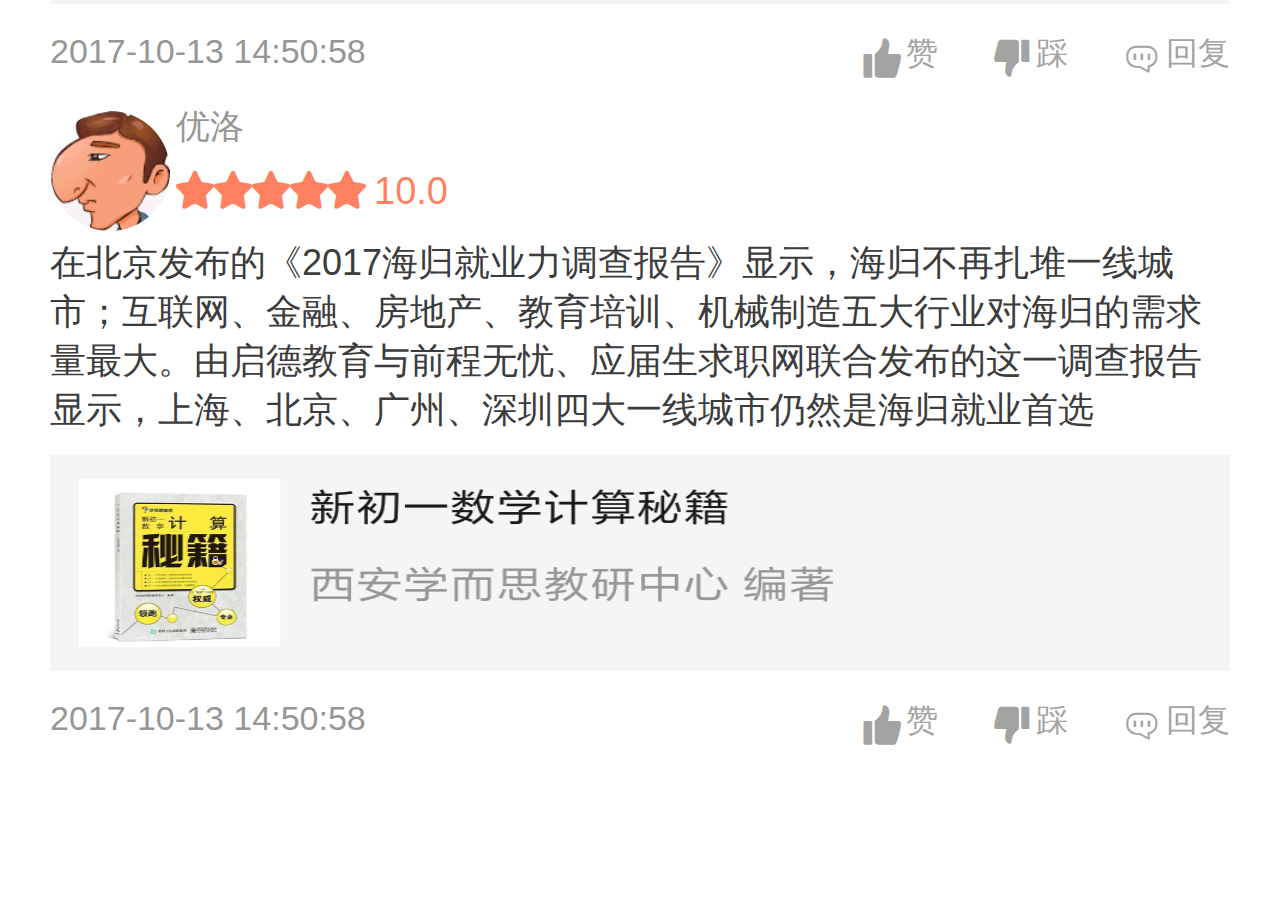
<file: blog/Project/project/shop/faxian.html>
<!DOCTYPE html>
<html lang="en">
<head>
	<meta charset="UTF-8">
	<meta name="viewport" content="width=device-width">
	<!-- <link rel="stylesheet" href="iconfont/iconfont-header/iconfont.css">
	<link rel="stylesheet" href="iconfont/iconfont-footer/iconfont.css">
    <link rel="stylesheet" href="iconfont/iconfont-xiaotubiao/iconfont.css"> -->
     <link rel="stylesheet" href="iconfont/iconfont.css">
	<script src="js/rem.js"></script>
	<link rel="stylesheet" href="css/faxian.css">
	<title>Document</title>
</head>
<body>
    <!-- 头部开始编写 -->
	<header>
        <a href=""><img src="img/faxian/1.png" alt=""></a>
    </header>
    <main>
       <div class="title">
           <span class="s1">精彩书评</span>
           <a href="">查看更多&gt;</a>
       </div>
       <div class="comment">
            <div class="co-top">
                <img src="img/detail/pinglun/1.png" alt="">
                <a href="" class="right">
                    <p class="p1">优洛</p>
                    <p class="p2">
                        <i  class="icon-xtubiao icon-wujiaoxing"></i>
                        <i  class="icon-xtubiao icon-wujiaoxing"></i>
                        <i  class="icon-xtubiao icon-wujiaoxing"></i>
                        <i  class="icon-xtubiao icon-wujiaoxing"></i>
                        <i  class="icon-xtubiao icon-wujiaoxing"></i>
                        <span> 10.0</span>
                    </p>
                </a>
            </div>
            <div class="co-center">
                在北京发布的《2017海归就业力调查报告》显示，海归不再扎堆一线城市；互联网、金融、房地产、教育培训、机械制造五大行业对海归的需求量最大。由启德教育与前程无忧、应届生求职网联合发布的这一调查报告显示，上海、北京、广州、深圳四大一线城市仍然是海归就业首选
            </div>
            <div class="img1">
                <img src="img/faxian/2/01.png" alt="">
            </div>
            <div class="co-down">
                <p class="p1">2017-10-13 14:50:58</p>
                <a href=""><span class="s3">回复</span><i class="icon-xtubiao icon-dazhongicon05"></i></a>
                <a href=""><span class="s2">踩</span><i class="icon-xtubiao icon-cai"></i></a>
                <a href=""><span class="s1">赞</span><i class="icon-xtubiao icon-zan2"></i></a>
            </div>
        </div>
         <div class="comment">
            <div class="co-top">
                <img src="img/faxian/2/1.png" alt="">
                <a href="" class="right">
                    <p class="p1">星星</p>
                    <p class="p2">
                        <i  class="icon-xtubiao icon-wujiaoxing"></i>
                        <i  class="icon-xtubiao icon-wujiaoxing"></i>
                        <i  class="icon-xtubiao icon-wujiaoxing"></i>
                        <i  class="icon-xtubiao icon-wujiaoxing"></i>
                        <i  class="icon-xtubiao icon-wujiaoxing"></i>
                        <span> 10.0</span>
                    </p>
                </a>
            </div>
            <div class="co-center">
                在北京发布的《2017海归就业力调查报告》显示，海归不再扎堆一线城市；互联网、金融、房地产、教育培训、机械制造五大行业对海归的需求量最大。由启德教育与前程无忧、应届生求职网联合发布的这一调查报告显示，上海、北京、广州、深圳四大一线城市仍然是海归就业首选
            </div>
            <div class="img1">
                <img src="img/faxian/2/02.png" alt="">
            </div>
            <div class="co-down">
                <p class="p1">2017-10-13 14:50:58</p>
                <a href=""><span class="s3">回复</span><i class="icon-xtubiao icon-dazhongicon05"></i></a>
                <a href=""><span class="s2">踩</span><i class="icon-xtubiao icon-cai"></i></a>
                <a href=""><span class="s1">赞</span><i class="icon-xtubiao icon-zan2"></i></a>
            </div>
        </div>

         <div class="comment">
            <div class="co-top">
                <img src="img/faxian/2/2.png" alt="">
                <a href="" class="right">
                    <p class="p1">愿得一人心</p>
                    <p class="p2">
                        <i  class="icon-xtubiao icon-wujiaoxing"></i>
                        <i  class="icon-xtubiao icon-wujiaoxing"></i>
                        <i  class="icon-xtubiao icon-wujiaoxing"></i>
                        <i  class="icon-xtubiao icon-wujiaoxing"></i>
                        <i  class="icon-xtubiao icon-wujiaoxing"></i>
                        <span> 10.0</span>
                    </p>
                </a>
            </div>
            <div class="co-center">
                在北京发布的《2017海归就业力调查报告》显示，海归不再扎堆一线城市；互联网、金融、房地产、教育培训、机械制造五大行业对海归的需求量最大。由启德教育与前程无忧、应届生求职网联合发布的这一调查报告显示，上海、北京、广州、深圳四大一线城市仍然是海归就业首选
            </div>
            <div class="img1">
                <img src="img/faxian/2/03.png" alt="">
            </div>
            <div class="co-down">
                <p class="p1">2017-10-13 14:50:58</p>
                <a href=""><span class="s3">回复</span><i class="icon-xtubiao icon-dazhongicon05"></i></a>
                <a href=""><span class="s2">踩</span><i class="icon-xtubiao icon-cai"></i></a>
                <a href=""><span class="s1">赞</span><i class="icon-xtubiao icon-zan2"></i></a>
            </div>
        </div>
         <div class="comment">
            <div class="co-top">
                <img src="img/faxian/2/1.png" alt="">
                <a href="" class="right">
                    <p class="p1">小明</p>
                    <p class="p2">
                        <i  class="icon-xtubiao icon-wujiaoxing"></i>
                        <i  class="icon-xtubiao icon-wujiaoxing"></i>
                        <i  class="icon-xtubiao icon-wujiaoxing"></i>
                        <i  class="icon-xtubiao icon-wujiaoxing"></i>
                        <i  class="icon-xtubiao icon-wujiaoxing"></i>
                        <span> 10.0</span>
                    </p>
                </a>
            </div>
            <div class="co-center">
                在北京发布的《2017海归就业力调查报告》显示，海归不再扎堆一线城市；互联网、金融、房地产、教育培训、机械制造五大行业对海归的需求量最大。由启德教育与前程无忧、应届生求职网联合发布的这一调查报告显示，上海、北京、广州、深圳四大一线城市仍然是海归就业首选
            </div>
            <div class="img1">
                <img src="img/faxian/2/04.png" alt="">
            </div>
            <div class="co-down">
                <p class="p1">2017-10-13 14:50:58</p>
                <a href=""><span class="s3">回复</span><i class="icon-xtubiao icon-dazhongicon05"></i></a>
                <a href=""><span class="s2">踩</span><i class="icon-xtubiao icon-cai"></i></a>
                <a href=""><span class="s1">赞</span><i class="icon-xtubiao icon-zan2"></i></a>
            </div>
        </div>
         <div class="comment">
            <div class="co-top">
                <img src="img/faxian/2/3.png" alt="">
                <a href="" class="right">
                    <p class="p1">优洛</p>
                    <p class="p2">
                        <i  class="icon-xtubiao icon-wujiaoxing"></i>
                        <i  class="icon-xtubiao icon-wujiaoxing"></i>
                        <i  class="icon-xtubiao icon-wujiaoxing"></i>
                        <i  class="icon-xtubiao icon-wujiaoxing"></i>
                        <i  class="icon-xtubiao icon-wujiaoxing"></i>
                        <span> 10.0</span>
                    </p>
                </a>
            </div>
            <div class="co-center">
                在北京发布的《2017海归就业力调查报告》显示，海归不再扎堆一线城市；互联网、金融、房地产、教育培训、机械制造五大行业对海归的需求量最大。由启德教育与前程无忧、应届生求职网联合发布的这一调查报告显示，上海、北京、广州、深圳四大一线城市仍然是海归就业首选
            </div>
            <div class="img1">
                <img src="img/faxian/2/05.png" alt="">
            </div>
            <div class="co-down">
                <p class="p1">2017-10-13 14:50:58</p>
                <a href=""><span class="s3">回复</span><i class="icon-xtubiao icon-dazhongicon05"></i></a>
                <a href=""><span class="s2">踩</span><i class="icon-xtubiao icon-cai"></i></a>
                <a href=""><span class="s1">赞</span><i class="icon-xtubiao icon-zan2"></i></a>
            </div>
        </div>
    </main>


	 <!-- footer开始编写 -->
    <footer>
        <a href="index.html" class="fo">
            <i class="icon-footer icon-shouye"></i>
            <span>首页</span>
        </a>
        <a href="fenlei.html" class="fo">
            <i class="icon-footer icon-ziyuan"></i>
            <span>分类</span>
        </a>
        <a href="faxian.html" class="fo">
            <i class="icon-footer icon-icon-yxj-discover"></i>
            <span>发现</span>
        </a>
        <a href="cart.html" class="fo">
            <i class="icon-footer icon-gouwuche"></i>
            <span>购物车</span>
        </a>
        <a href="my.html" class="fo">
            <i class="icon-footer icon-wode"></i>
            <span>我的</span>
        </a>
    </footer>
</body>
</html>
</file>
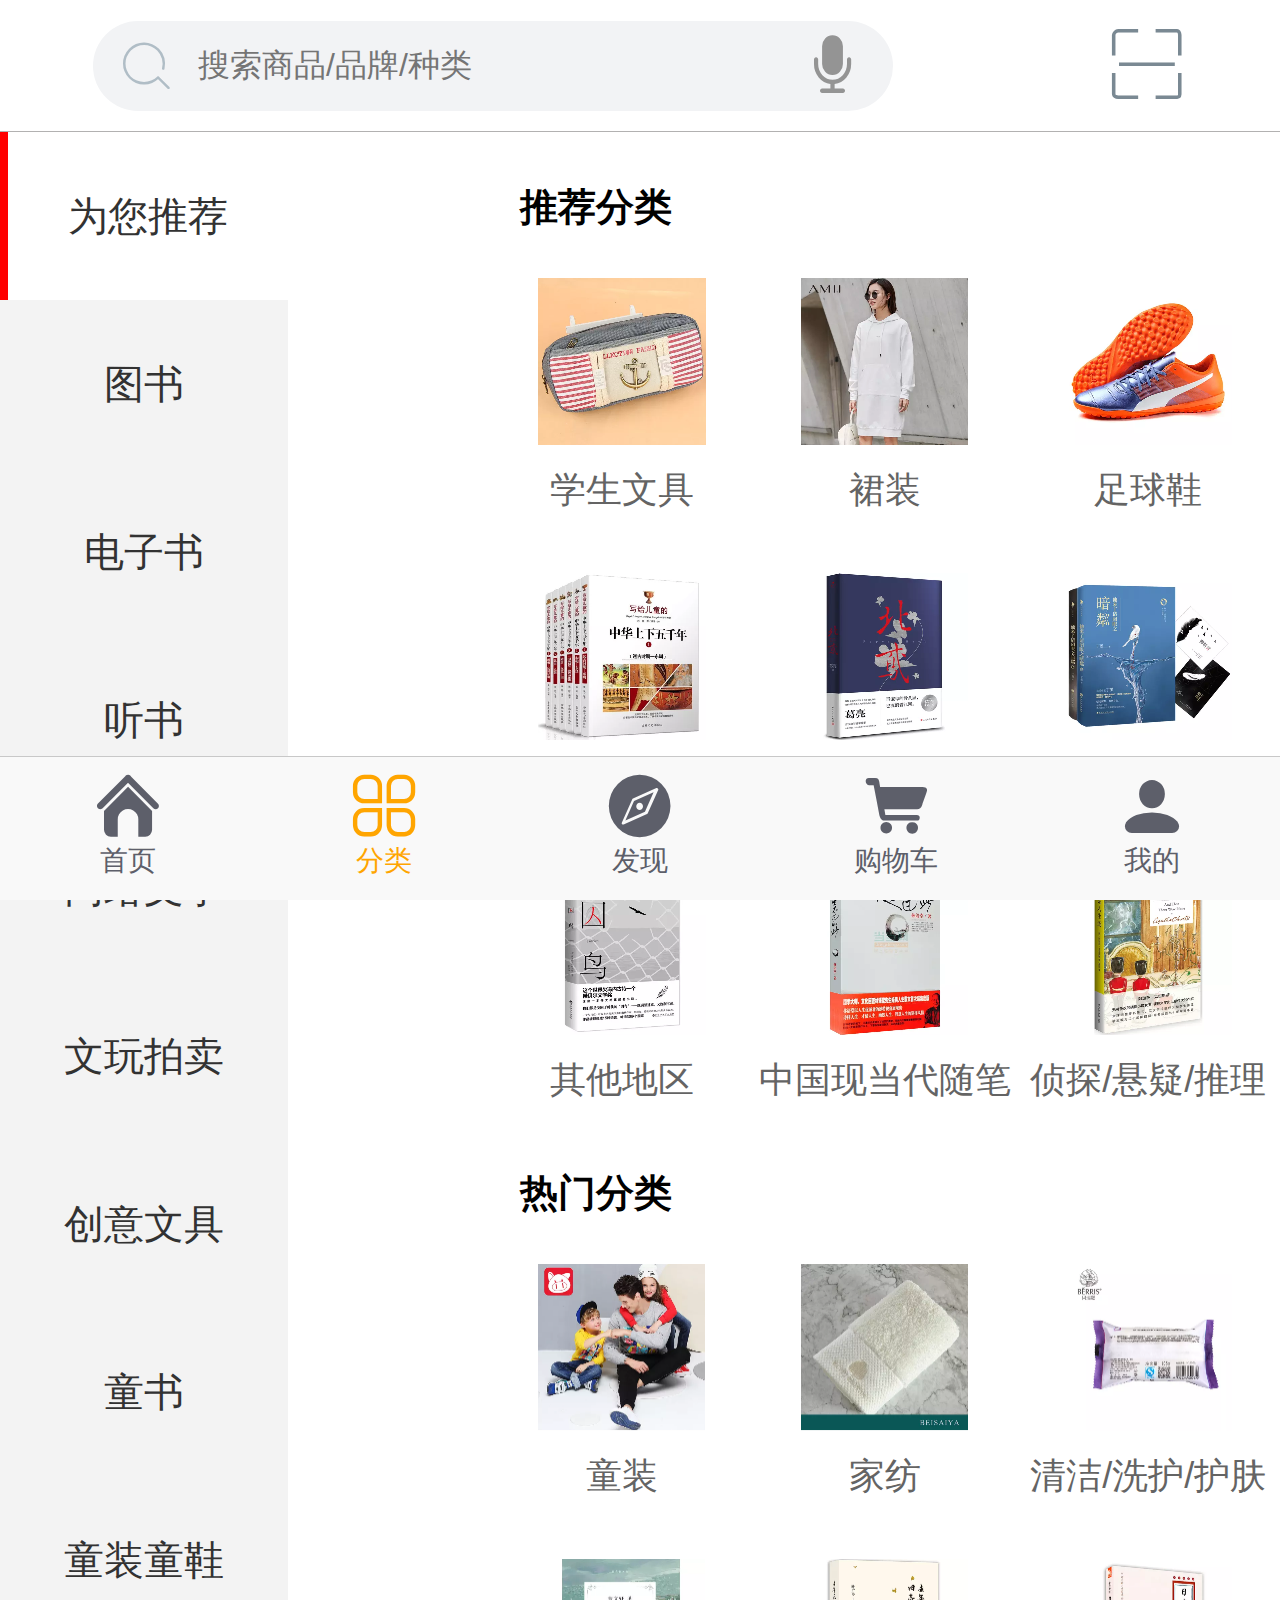
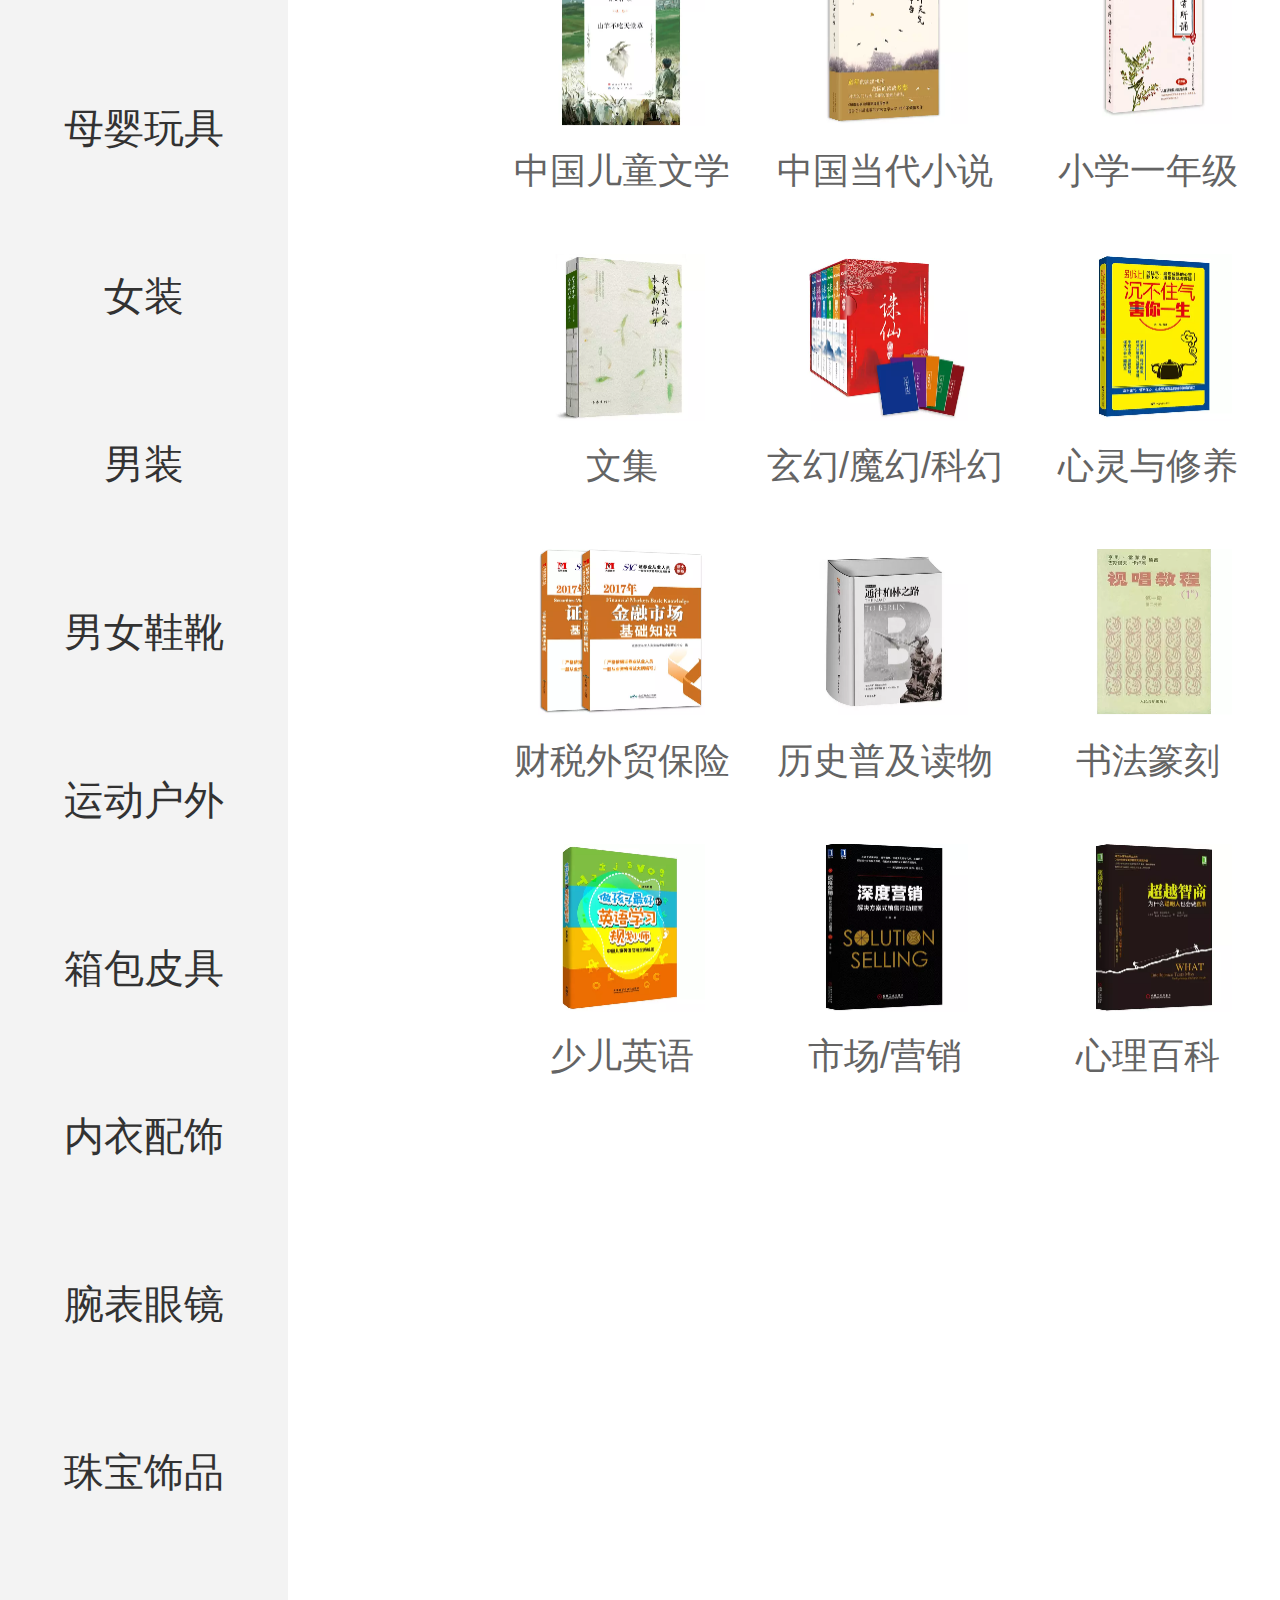
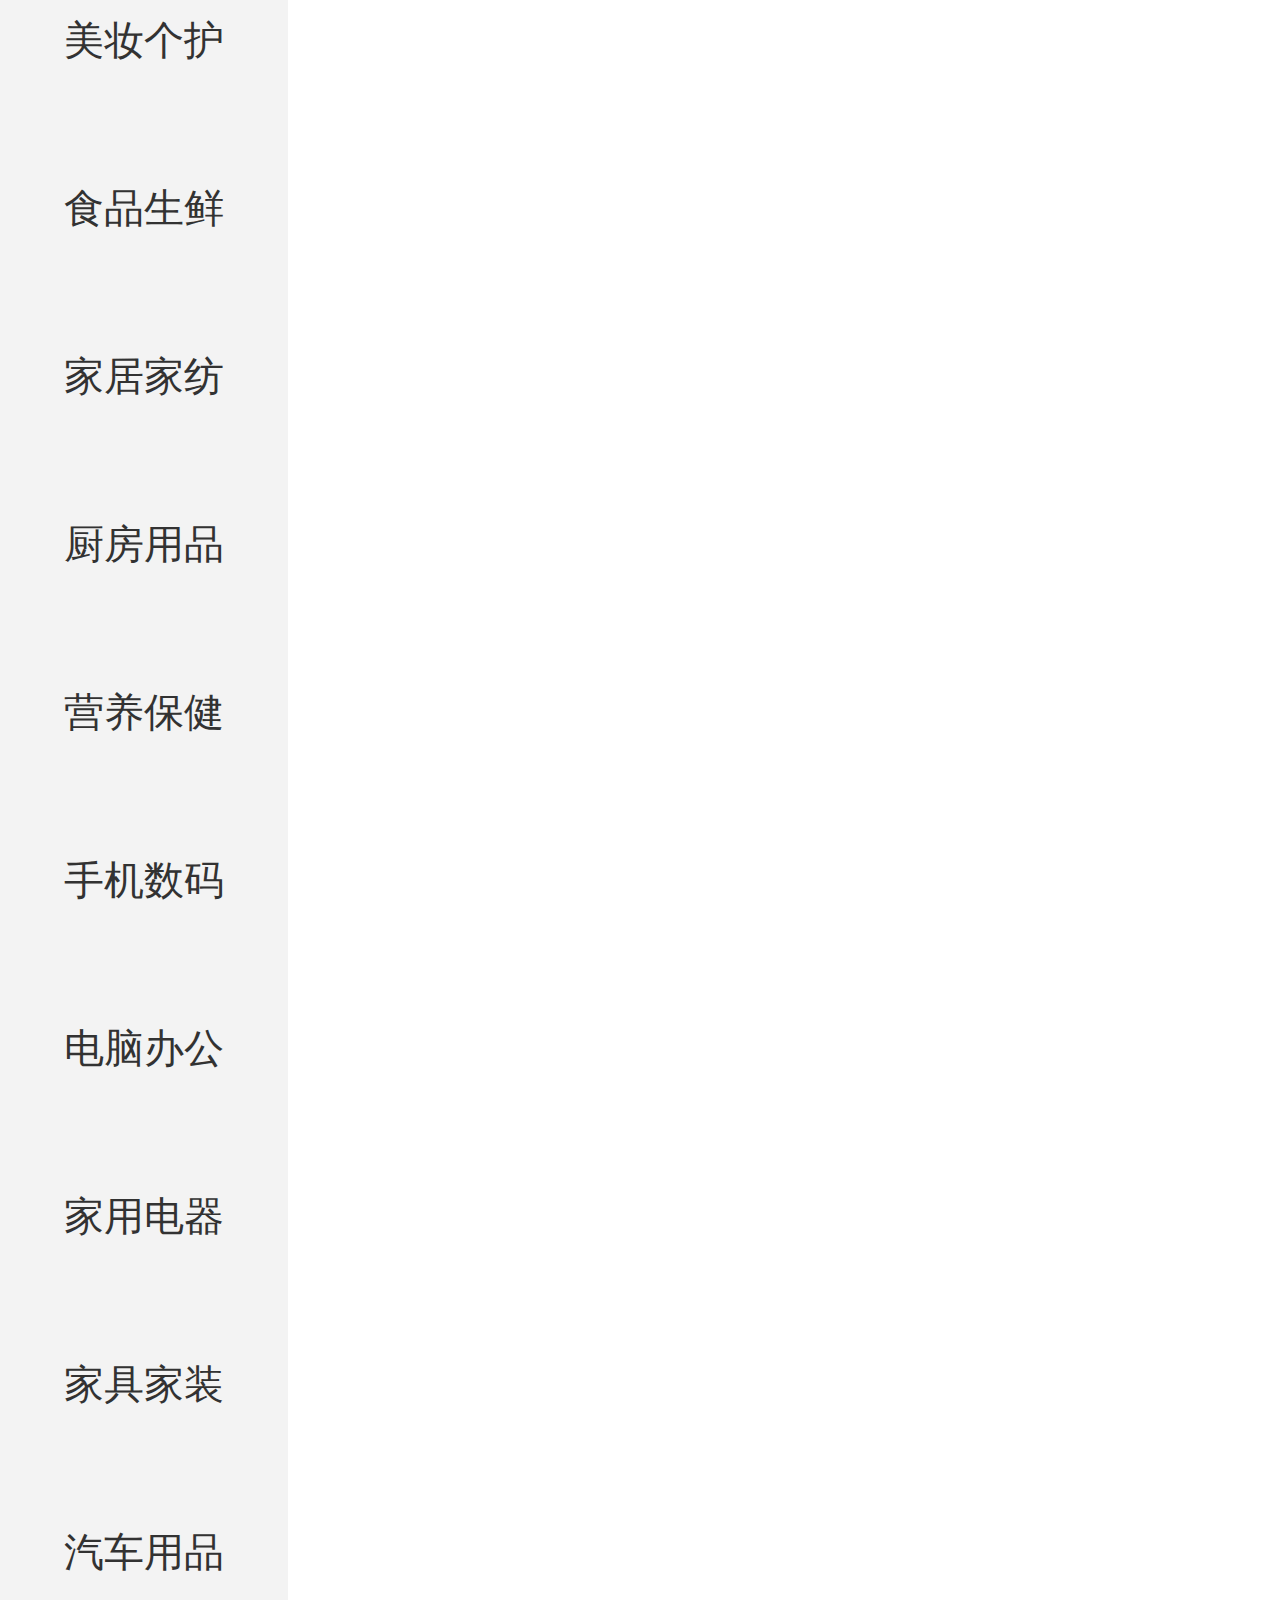
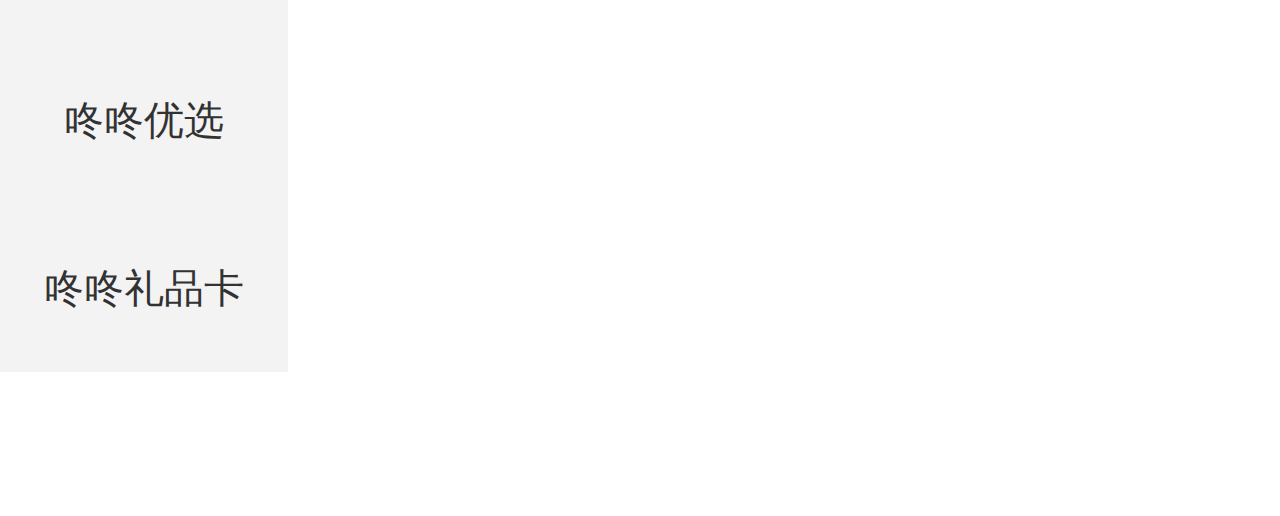
<file: blog/Project/project/shop/fenlei.html>
<!DOCTYPE html>
<html lang="en">
<head>
	<meta charset="UTF-8">
	<meta name="viewport" content="width=device-width">
	<title>Document</title>
	<link rel="stylesheet" href="css/fenlei.css">
	<!-- <link rel="stylesheet" href="iconfont/iconfont-header/iconfont.css">
	<link rel="stylesheet" href="iconfont/iconfont-footer/iconfont.css"> -->
     <link rel="stylesheet" href="iconfont/iconfont.css">
	<script src="js/rem.js"></script>
</head>
<body>
	<!-- 头部header开始编写 -->
	<header>
		<div class="h-center">
		    <a href=""><i class="h-center-icon icon-sousuo"></i></a>
			<input type="text" class="search" placeholder="搜索商品/品牌/种类">
			<a href=""><i class="h-center-icon icon-huatong"></i></a>
		</div>
		<div class="h-right"><i class="h-icon icon-saoyisao"></i></div>
	</header>
	<!-- z主内容开始编写 -->
	<main>
		<secion class="m-left">
			<a href="">为您推荐</a>
			<a href="">图书</a>
			<a href="">电子书</a>
			<a href="">听书</a>
			<a href="">网络文学</a>
			<a href="">文玩拍卖</a>
			<a href="">创意文具</a>
			<a href="">童书</a>
			<a href="">童装童鞋</a>
			<a href="">母婴玩具</a>
			<a href="">女装</a>
			<a href="">男装</a>
			<a href="">男女鞋靴</a>
			<a href="">运动户外</a>
			<a href="">箱包皮具</a>
			<a href="">内衣配饰</a>
			<a href="">腕表眼镜</a>
			<a href="">珠宝饰品</a>
			<a href="">美妆个护</a>
			<a href="">食品生鲜</a>
			<a href="">家居家纺</a>
			<a href="">厨房用品</a>
			<a href="">营养保健</a>
			<a href="">手机数码</a>
			<a href="">电脑办公</a>
			<a href="">家用电器</a>
			<a href="">家具家装</a>
			<a href="">汽车用品</a>
			<a href="">咚咚优选</a>
			<a href="">咚咚礼品卡</a>
		</secion>
		<section class="m-right">
             <p class="title">推荐分类</p>
            <div class="mr-top">
                <div class="row">
                    <a href="list.html"><img src="img/fenlei/weinitujian/1.png" alt=""><p>学生文具</p></a>
                    <a href="list.html"><img src="img/fenlei/weinitujian/2.png" alt=""><p>裙装</p></a>
                    <a href="list.html"><img src="img/fenlei/weinitujian/3.png" alt=""><p>足球鞋</p></a>
                </div>
                <div class="row">
                    <a href="list.html"><img src="img/fenlei/weinitujian/4.png" alt=""><p>历史读物</p></a>
                    <a href="list.html"><img src="img/fenlei/weinitujian/5.png" alt=""><p>社会</p></a>
                    <a href="list.html"><img src="img/fenlei/weinitujian/6.png" alt=""><p>爱情/情感</p></a>
                </div>
                <div class="row">
                    <a href="list.html"><img src="img/fenlei/weinitujian/7.png" alt=""><p>其他地区</p></a>
                    <a href="list.html"><img src="img/fenlei/weinitujian/8.png" alt=""><p>中国现当代随笔</p></a>
                    <a href="list.html"><img src="img/fenlei/weinitujian/9.png" alt=""><p>侦探/悬疑/推理</p></a>
                </div>
            </div>

             <p class="title">热门分类</p>
            <div class="mr-top">
                <div class="row">
                    <a href="list.html"><img src="img/fenlei/remen/1.png" alt=""><p>童装</p></a>
                    <a href="list.html"><img src="img/fenlei/remen/2.png" alt=""><p>家纺</p></a>
                    <a href="list.html"><img src="img/fenlei/remen/3.png" alt=""><p>清洁/洗护/护肤</p></a>
                </div>
                <div class="row">
                    <a href="list.html"><img src="img/fenlei/remen/4.png" alt=""><p>中国儿童文学</p></a>
                    <a href="list.html"><img src="img/fenlei/remen/5.png" alt=""><p>中国当代小说</p></a>
                    <a href="list.html"><img src="img/fenlei/remen/6.png" alt=""><p>小学一年级</p></a>
                </div>
                <div class="row">
                    <a href="list.html"><img src="img/fenlei/remen/7.png" alt=""><p>文集</p></a>
                    <a href="list.html"><img src="img/fenlei/remen/8.png" alt=""><p>玄幻/魔幻/科幻</p></a>
                    <a href="list.html"><img src="img/fenlei/remen/9.png" alt=""><p>心灵与修养</p></a>
                </div>
                 <div class="row">
                    <a href="list.html"><img src="img/fenlei/remen/10.png" alt=""><p>财税外贸保险</p></a>
                    <a href="list.html"><img src="img/fenlei/remen/11.png" alt=""><p>历史普及读物</p></a>
                    <a href="list.html"><img src="img/fenlei/remen/12.png" alt=""><p>书法篆刻</p></a>
                </div>
                 <div class="row">
                    <a href="list.html"><img src="img/fenlei/remen/13.png" alt=""><p>少儿英语</p></a>
                    <a href="list.html"><img src="img/fenlei/remen/14.png" alt=""><p>市场/营销</p></a>
                    <a href="list.html"><img src="img/fenlei/remen/15.png" alt=""><p>心理百科</p></a>
                </div>
            </div>
        </section>
	</main>
	 <!-- footer开始编写 -->
        <footer>
        	<a href="index.html" class="fo">
        		<i class="icon-footer icon-shouye"></i>
        		<span>首页</span>
    		</a>
        	<a href="fenlei.html" class="fo">
        		<i class="icon-footer icon-ziyuan"></i>
        		<span>分类</span>
    		</a>
        	<a href="faxian.html" class="fo">
        		<i class="icon-footer icon-icon-yxj-discover"></i>
        		<span>发现</span>
    		</a>
        	<a href="cart.html" class="fo">
        		<i class="icon-footer icon-gouwuche"></i>
        		<span>购物车</span>
    		</a>
        	<a href="my.html" class="fo">
        		<i class="icon-footer icon-wode"></i>
        		<span>我的</span>
    		</a>
        </footer>
</body>
</html>
</file>
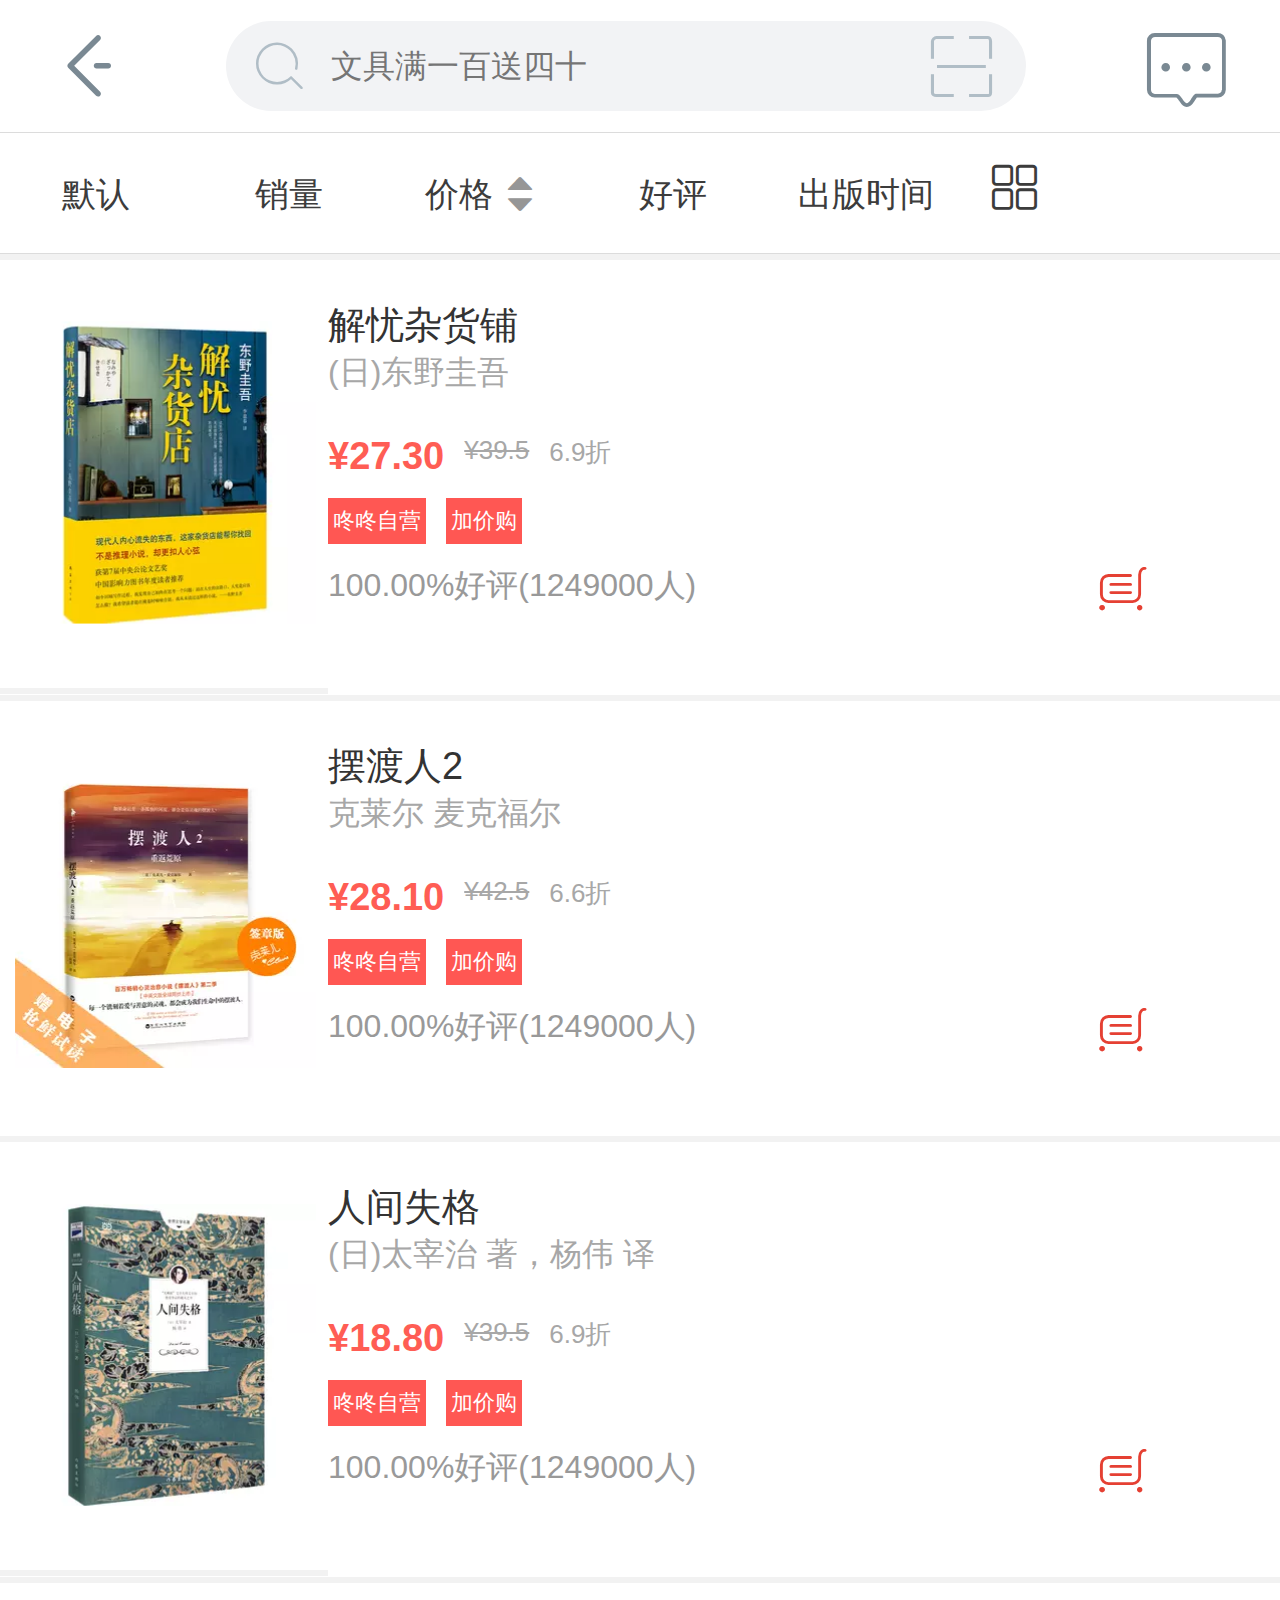
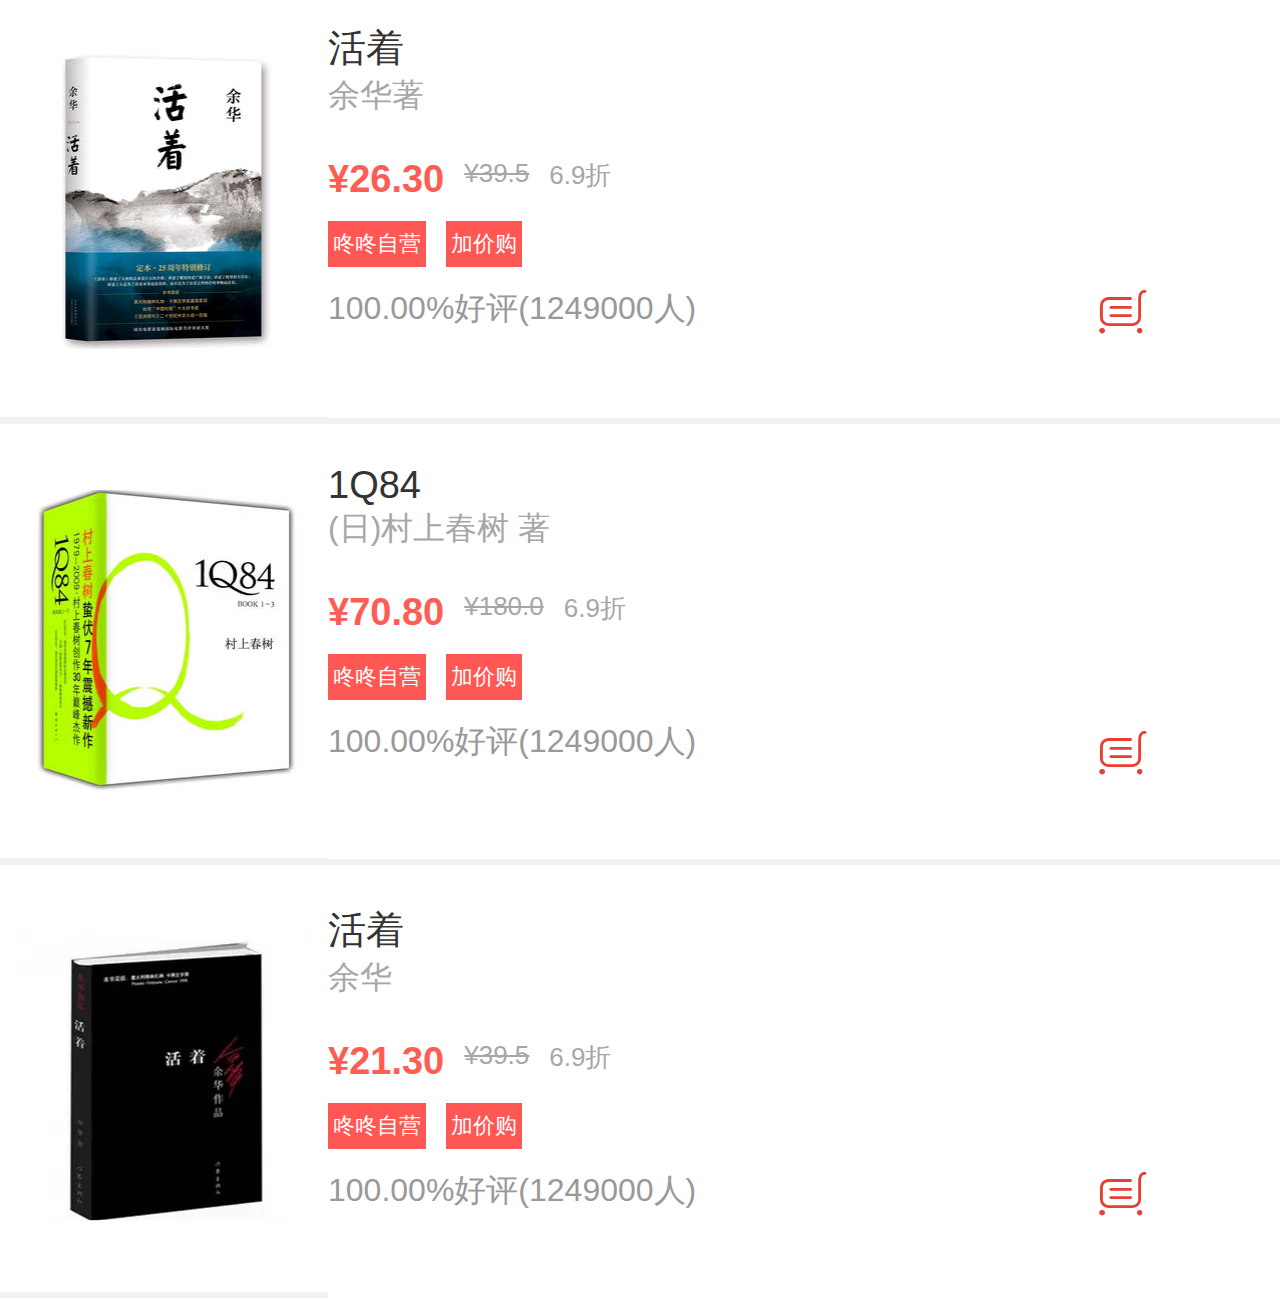
<file: blog/Project/project/shop/list.html>
<!DOCTYPE html>
<html lang="en">
<head>
	<meta charset="UTF-8">
	<title>Document</title>
	<meta name="viewport" content="width=device-width">
	<link rel="stylesheet" href="css/list-1.css">
<!-- 	<link rel="stylesheet" href="iconfont/iconfont-header/iconfont.css">
	<link rel="stylesheet" href="iconfont/iconfont-footer/iconfont.css">
	<link rel="stylesheet" href="iconfont/iconfont-xiaotubiao/iconfont.css"> -->
	 <link rel="stylesheet" href="iconfont/iconfont.css">
	<script src="js/rem.js"></script>
</head>
<body>
	<!-- 头部header开始编写 -->
	<header>
		<div class="h-left"><a href="fenlei.html"><i class="h-icon icon-fanhui"></i></a></div>
		<div class="h-center">
		    <i class="h-center-icon icon-sousuo"></i>
			<input type="text" class="search" placeholder="文具满一百送四十">
			<i class="h-center-icon icon-saoyisao"></i>
		</div>
		<div class="h-right"><i class="h-icon icon-icon-test"></i></div>
	</header>
	<main>
	  <section class="biaoti">
		  <div class="bt-left">
		  	<a href="">默认</a>
		  	<a href="">销量</a>
		  	<a href=""><span class="s1">价格</span><i class="icon-xtubiao icon-shangxia"></i></a>
		  	<a href="">好评</a>
		  	<a href="">出版时间</a>
		  </div>
		  <a href=""><i class="icon-xtubiao icon-caidan"></i></a>
	  </section>
	  <section class="product">
	    <a href="detail.html">
	  	<div class="prod-left"><a href="detail.html"><img src="img/list/2.png" alt=""></a></div>
	  	<div class="prod-right">
	  		<div class="pro-ri1">解忧杂货铺</div>
	  		<div class="pro-ri2">(日)东野圭吾</div>
	  		<div class="pro-ri3">
	  			<span class="s1">¥27.30</span>
	  			<span class="s2">¥39.5</span>
	  			<span class="s3">6.9折</span>
  			</div>
  			<div class="pro-ri4">
  				<span class="s1">咚咚自营</span>
  				<span class="s2">加价购</span>
  			</div>
  			<div class="pro-ri5">100.00%好评(1249000人)</div>
  			<i class="icon-xtubiao icon-icon1"></i>
	  	</div>
	  	</a>
	  </section>
	   <section class="product">
	    <a href="detail.html">
	  	<div class="prod-left"><a href="detail.html"><img src="img/list/1.png" alt=""></a></div>
	  	<div class="prod-right">
	  		<div class="pro-ri1">摆渡人2</div>
	  		<div class="pro-ri2">克莱尔 麦克福尔</div>
	  		<div class="pro-ri3">
	  			<span class="s1">¥28.10</span>
	  			<span class="s2">¥42.5</span>
	  			<span class="s3">6.6折</span>
  			</div>
  			<div class="pro-ri4">
  				<span class="s1">咚咚自营</span>
  				<span class="s2">加价购</span>
  			</div>
  			<div class="pro-ri5">100.00%好评(1249000人)</div>
  			<i class="icon-xtubiao icon-icon1"></i>
	  	</div>
	  	</a>
	  </section>
	   <section class="product">
	    <a href="detail.html">
	  	<div class="prod-left"><a href="detail.html"><img src="img/list/3.png" alt=""></a></div>
	  	<div class="prod-right">
	  		<div class="pro-ri1">人间失格</div>
	  		<div class="pro-ri2">(日)太宰治 著，杨伟 译</div>
	  		<div class="pro-ri3">
	  			<span class="s1">¥18.80</span>
	  			<span class="s2">¥39.5</span>
	  			<span class="s3">6.9折</span>
  			</div>
  			<div class="pro-ri4">
  				<span class="s1">咚咚自营</span>
  				<span class="s2">加价购</span>
  			</div>
  			<div class="pro-ri5">100.00%好评(1249000人)</div>
  			<i class="icon-xtubiao icon-icon1"></i>
	  	</div>
	  	</a>
	  </section>
	   <section class="product">
	    <a href="detail.html">
	  	<div class="prod-left"><a href="detail.html"><img src="img/list/4.png" alt=""></a></div>
	  	<div class="prod-right">
	  		<div class="pro-ri1">活着</div>
	  		<div class="pro-ri2">余华著</div>
	  		<div class="pro-ri3">
	  			<span class="s1">¥26.30</span>
	  			<span class="s2">¥39.5</span>
	  			<span class="s3">6.9折</span>
  			</div>
  			<div class="pro-ri4">
  				<span class="s1">咚咚自营</span>
  				<span class="s2">加价购</span>
  			</div>
  			<div class="pro-ri5">100.00%好评(1249000人)</div>
  			<i class="icon-xtubiao icon-icon1"></i>
	  	</div>
	  	</a>
	  </section>
	   <section class="product">
	    <a href="detail.html">
	  	<div class="prod-left"><a href="detail.html"><img src="img/list/5.png" alt=""></a></div>
	  	<div class="prod-right">
	  		<div class="pro-ri1">1Q84</div>
	  		<div class="pro-ri2">(日)村上春树 著</div>
	  		<div class="pro-ri3">
	  			<span class="s1">¥70.80</span>
	  			<span class="s2">¥180.0</span>
	  			<span class="s3">6.9折</span>
  			</div>
  			<div class="pro-ri4">
  				<span class="s1">咚咚自营</span>
  				<span class="s2">加价购</span>
  			</div>
  			<div class="pro-ri5">100.00%好评(1249000人)</div>
  			<i class="icon-xtubiao icon-icon1"></i>
	  	</div>
	  	</a>
	  </section>
	   <section class="product">
	    <a href="detail.html">
	  	<div class="prod-left"><a href="detail.html"><img src="img/list/6.png" alt=""></a></div>
	  	<div class="prod-right">
	  		<div class="pro-ri1">活着</div>
	  		<div class="pro-ri2">余华</div>
	  		<div class="pro-ri3">
	  			<span class="s1">¥21.30</span>
	  			<span class="s2">¥39.5</span>
	  			<span class="s3">6.9折</span>
  			</div>
  			<div class="pro-ri4">
  				<span class="s1">咚咚自营</span>
  				<span class="s2">加价购</span>
  			</div>
  			<div class="pro-ri5">100.00%好评(1249000人)</div>
  			<i class="icon-xtubiao icon-icon1"></i>
	  	</div>
	  	</a>
	  </section>
	</main>
</body>
</html>
</file>
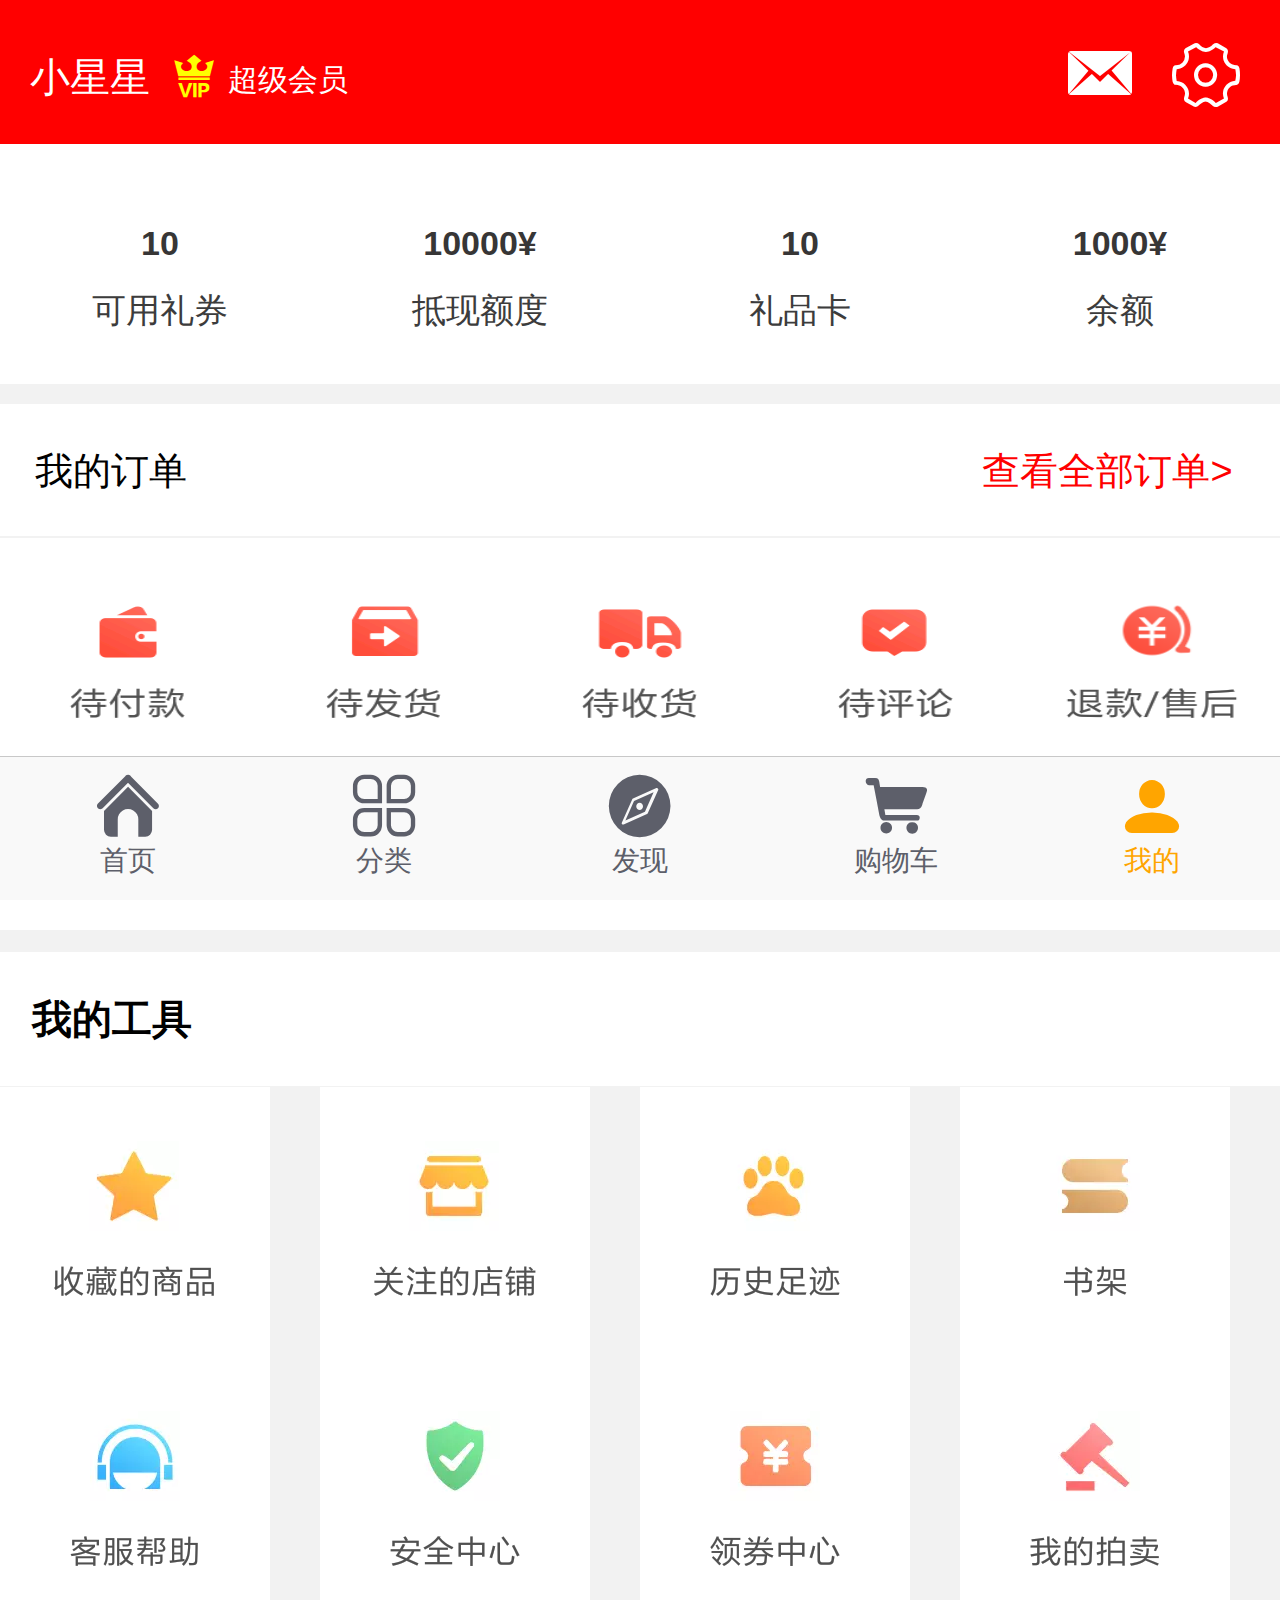
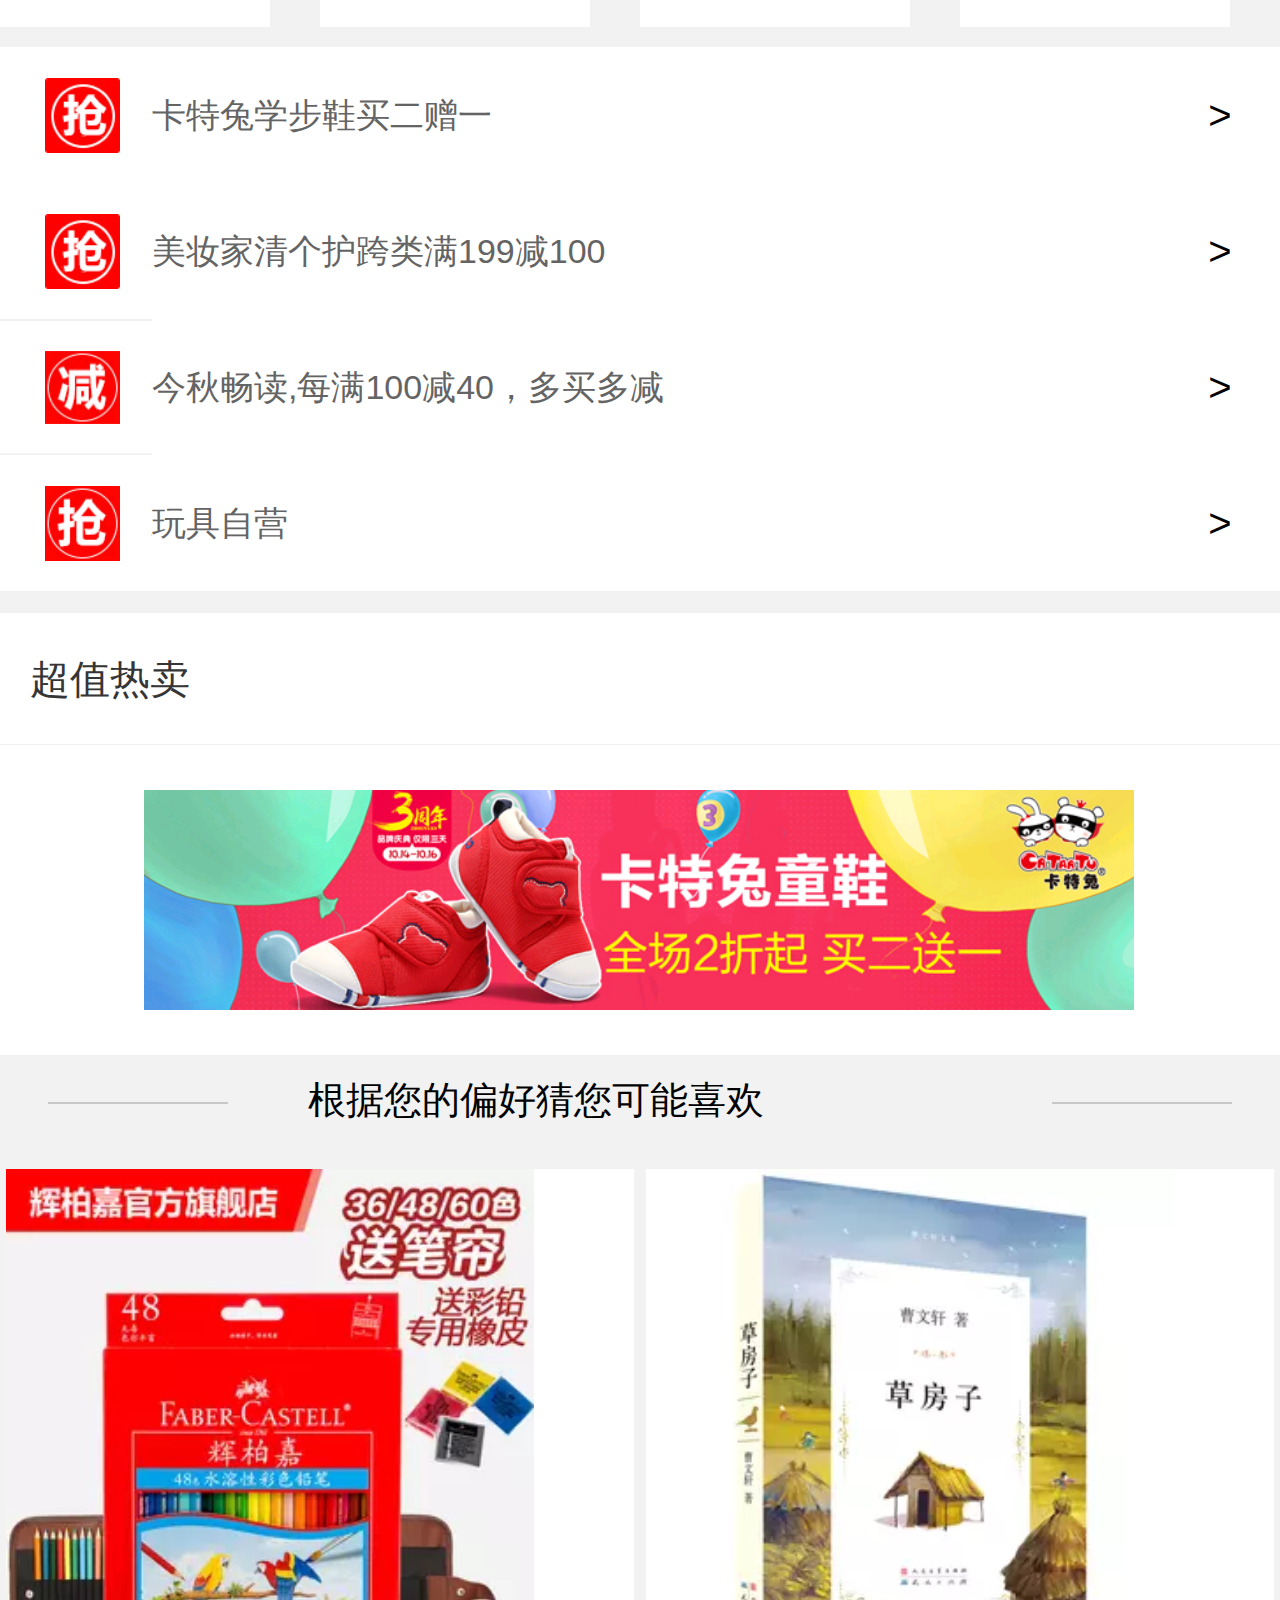
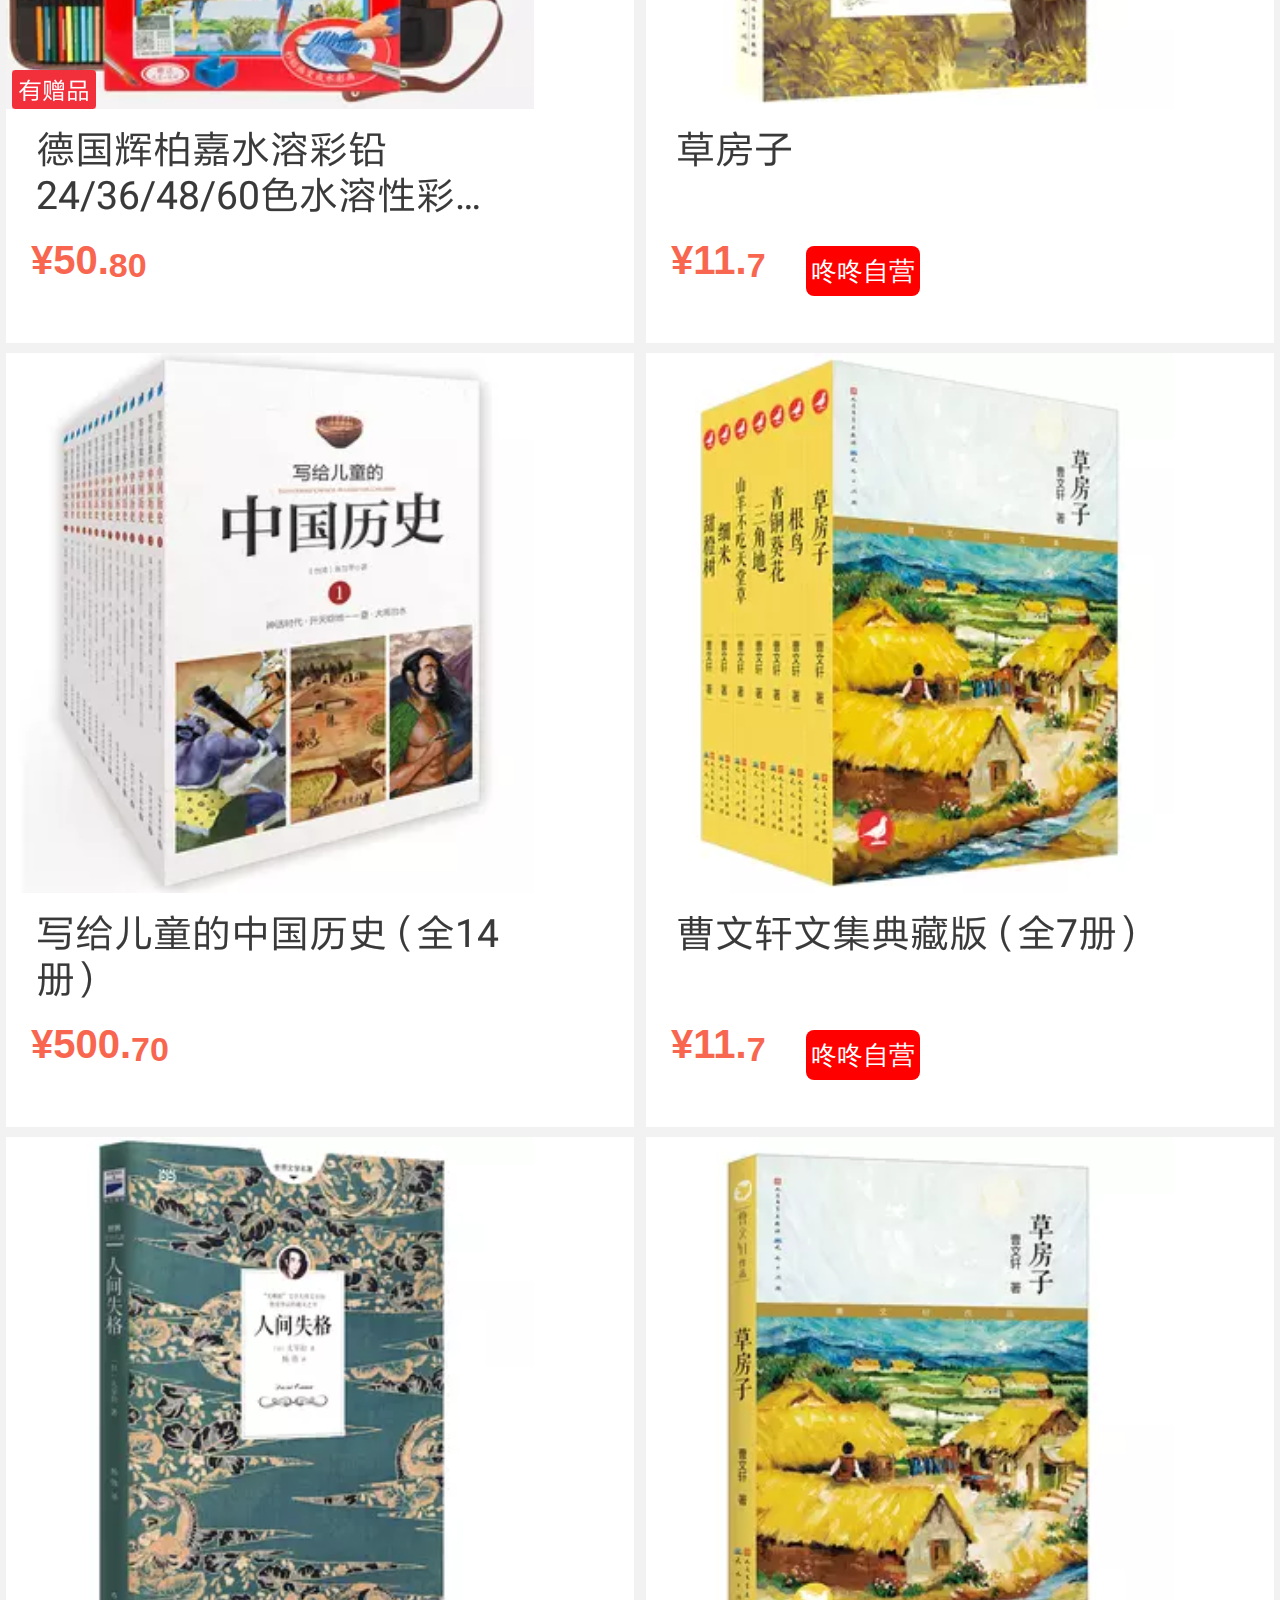
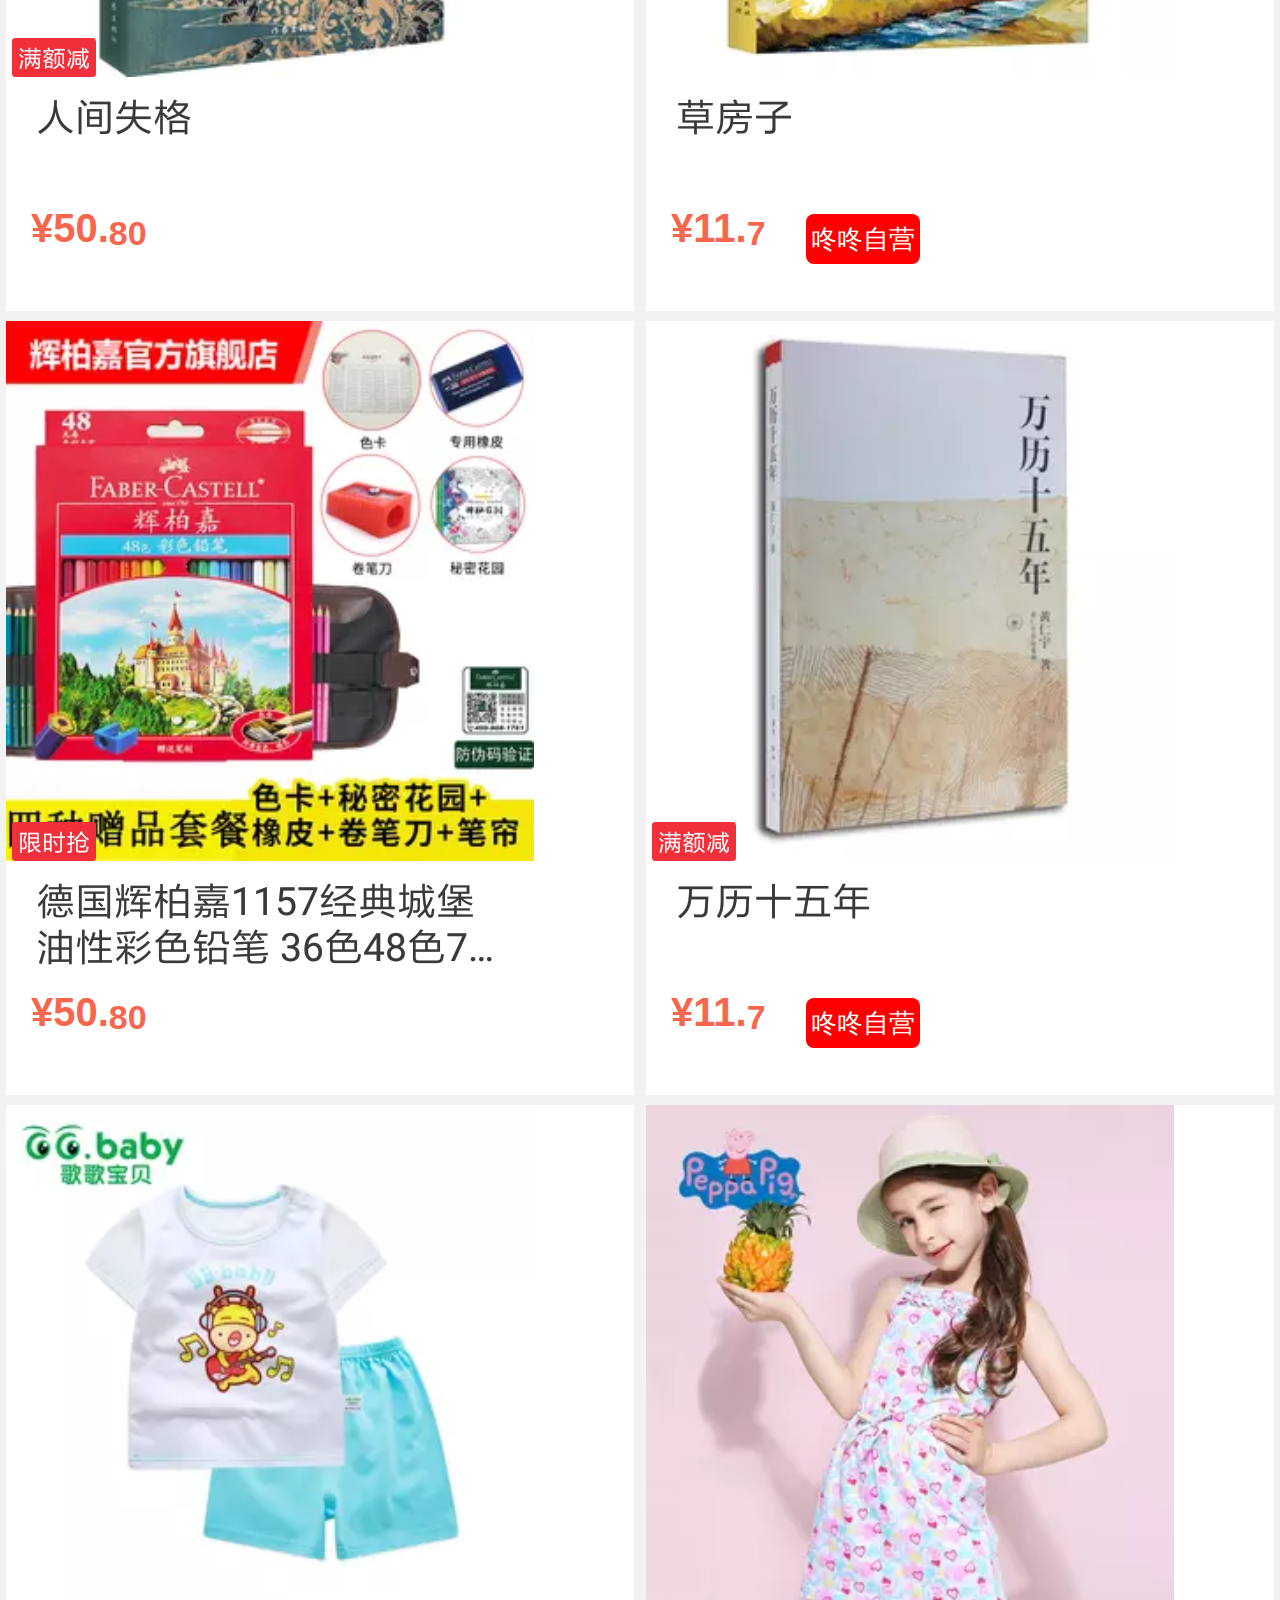
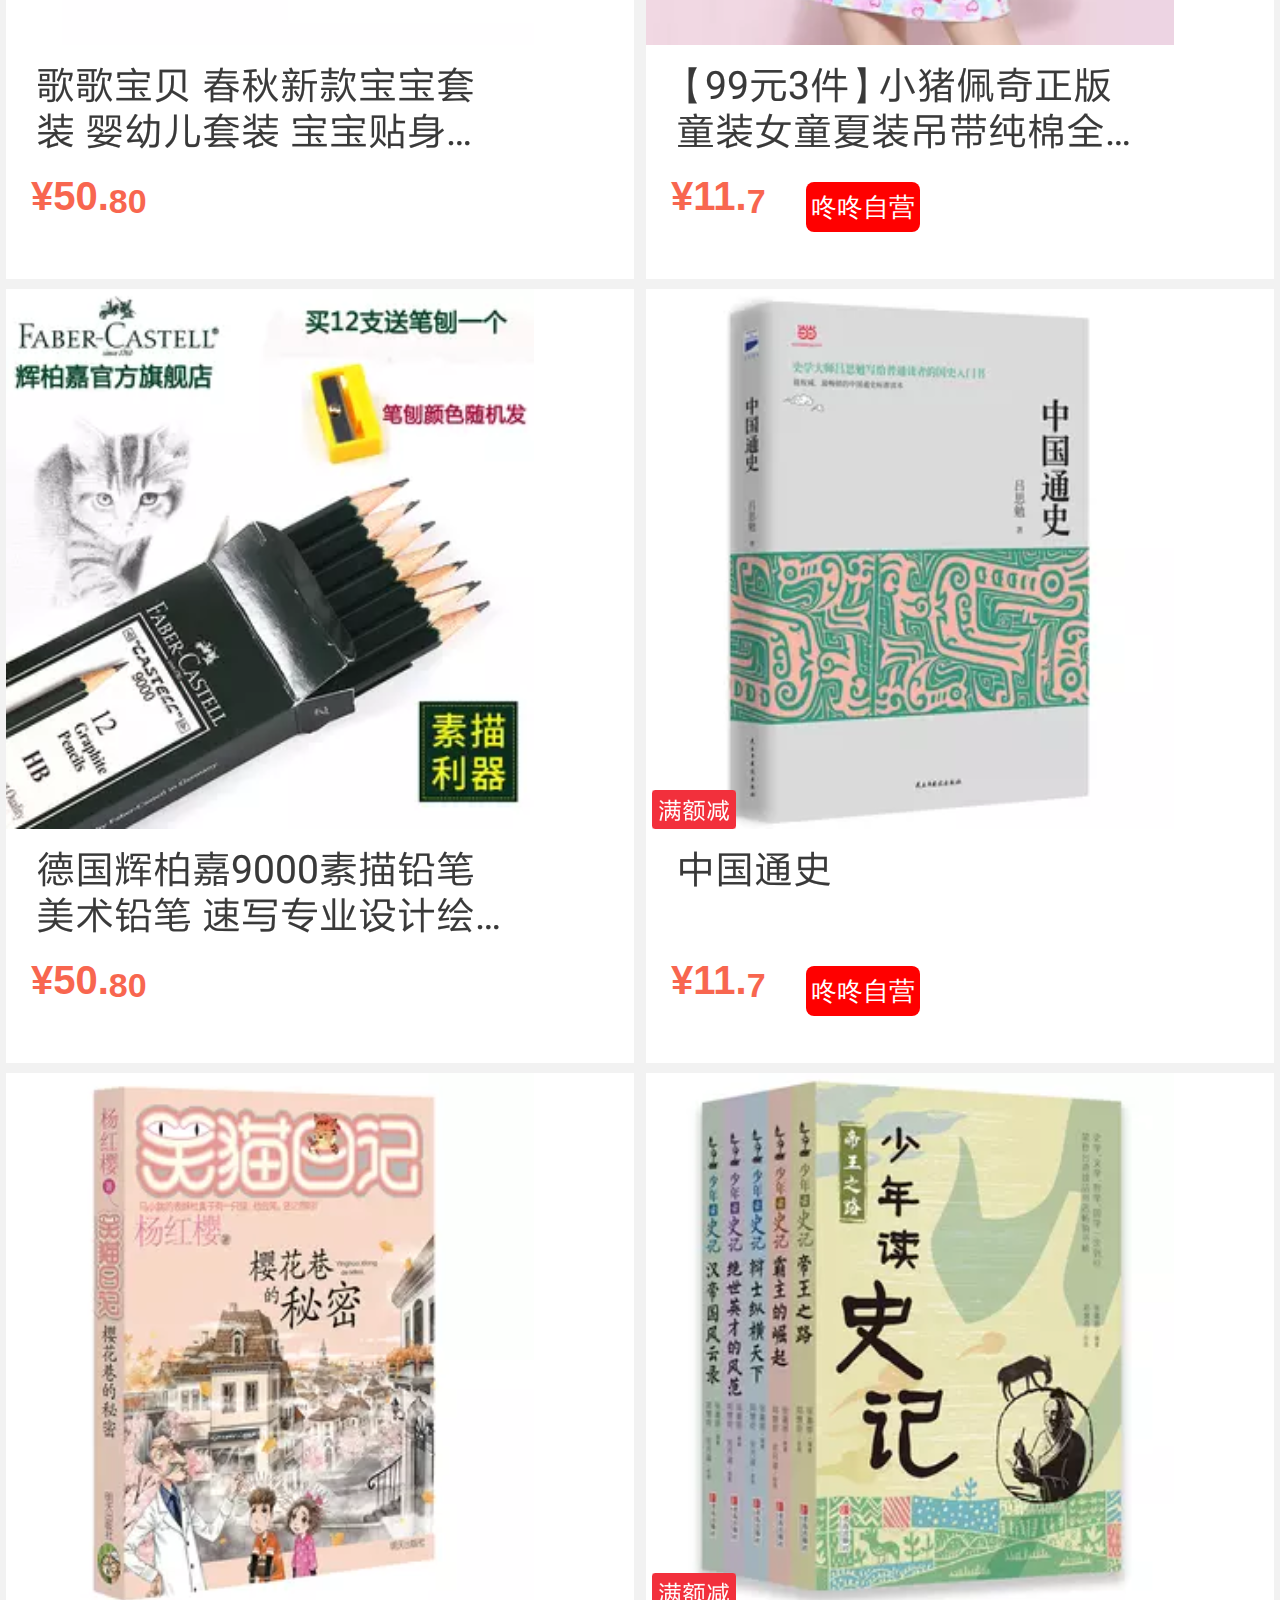
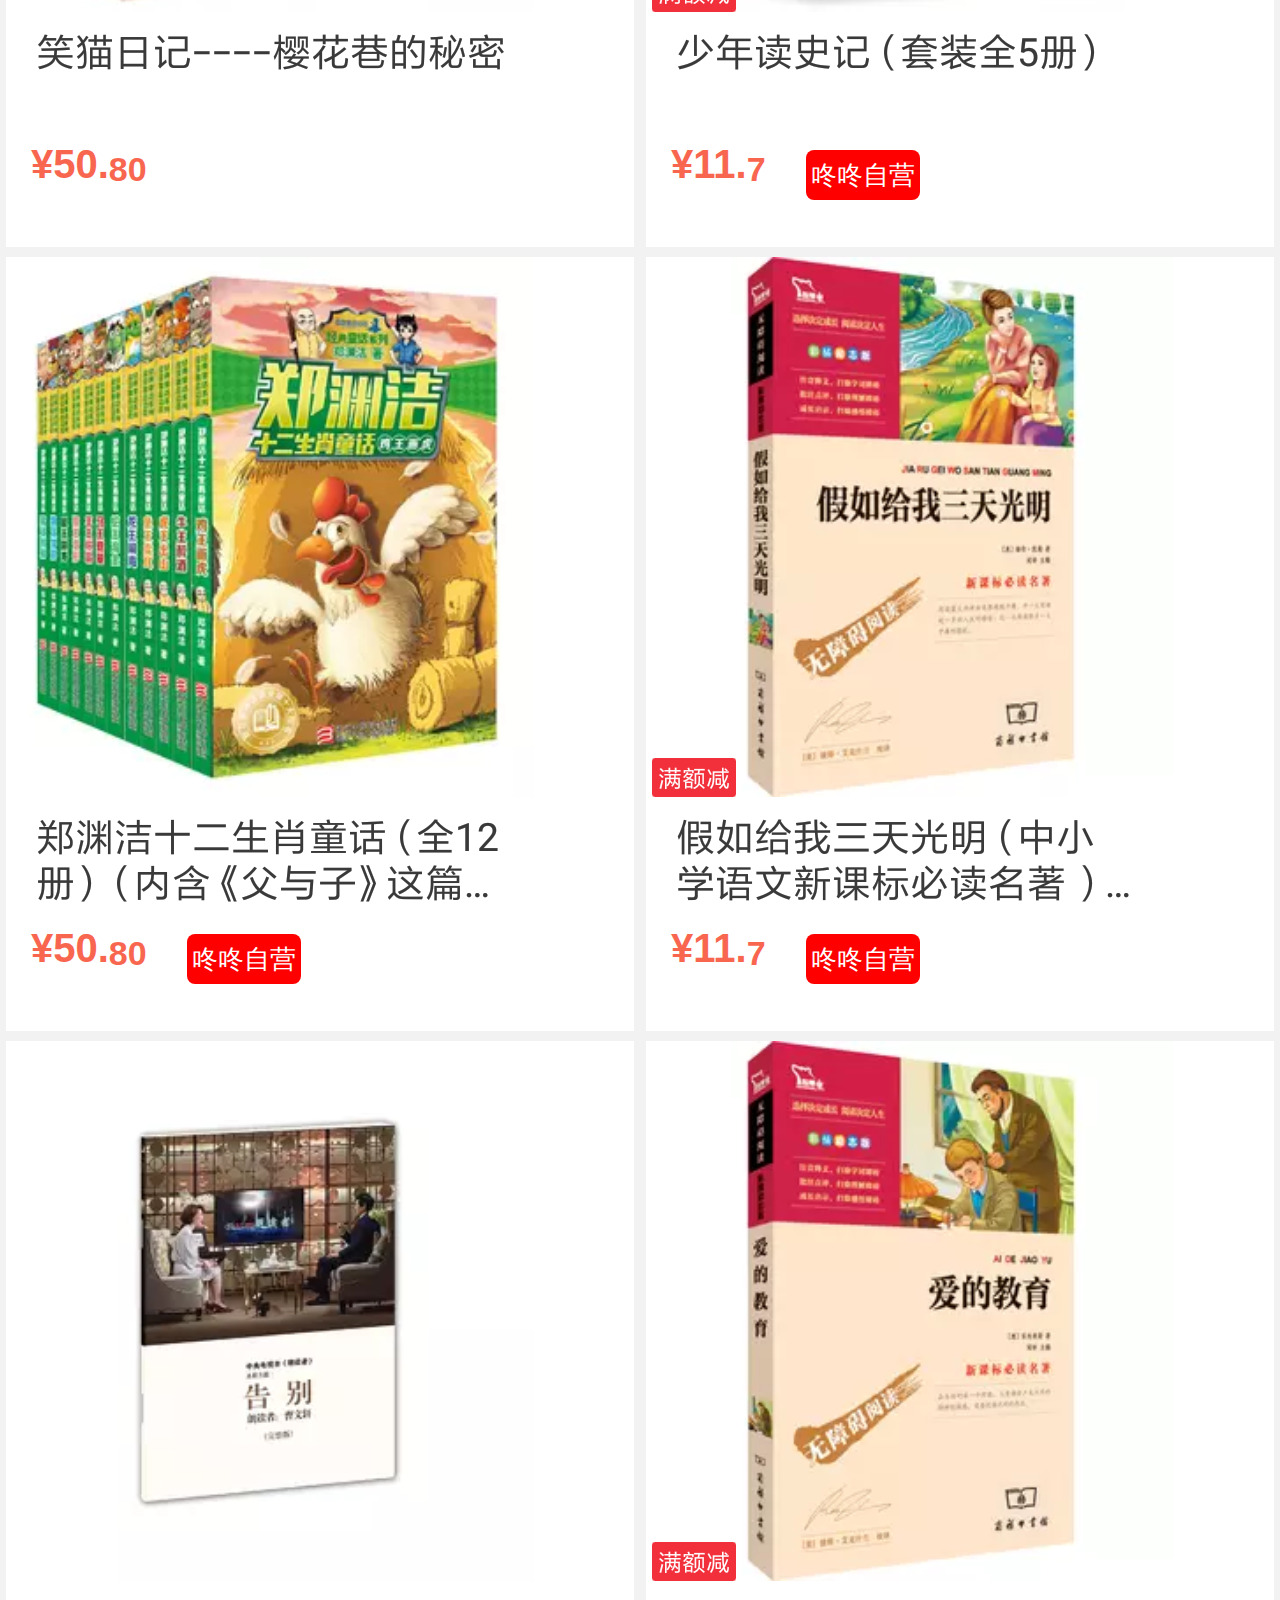
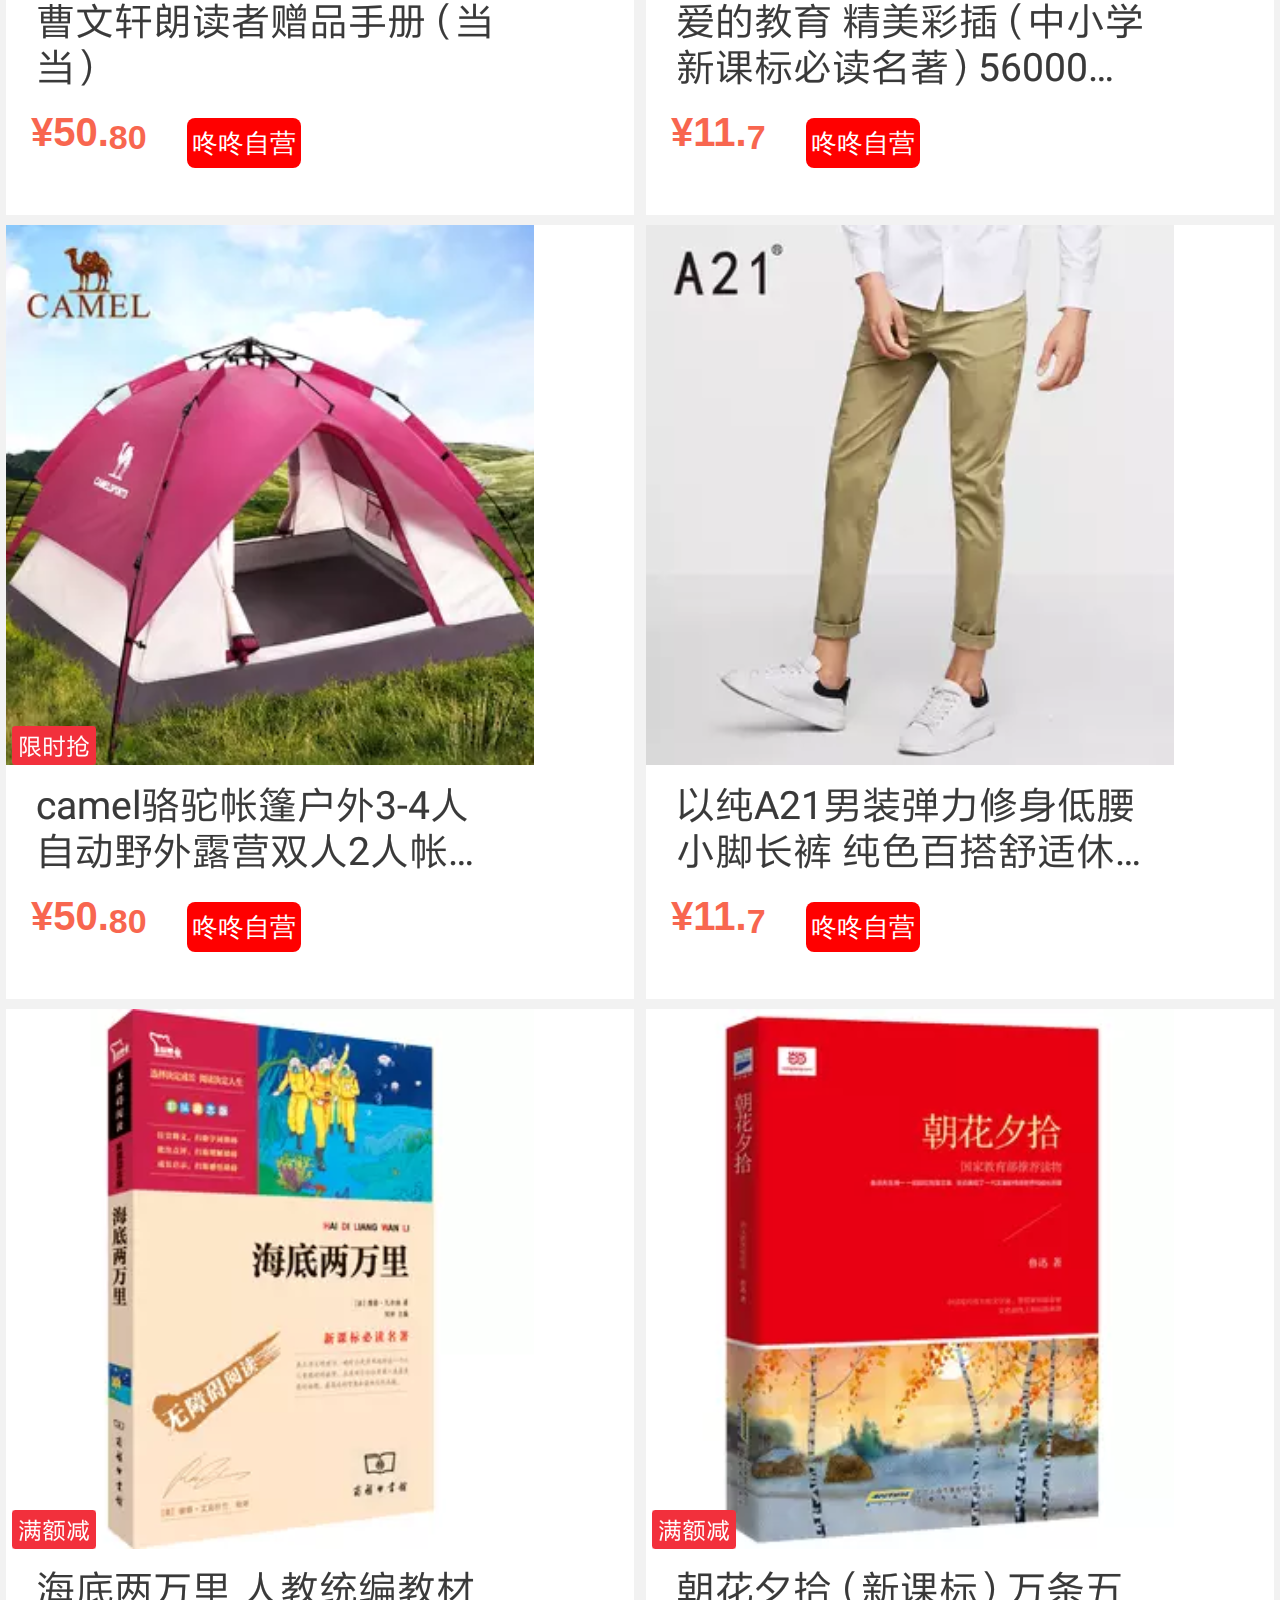
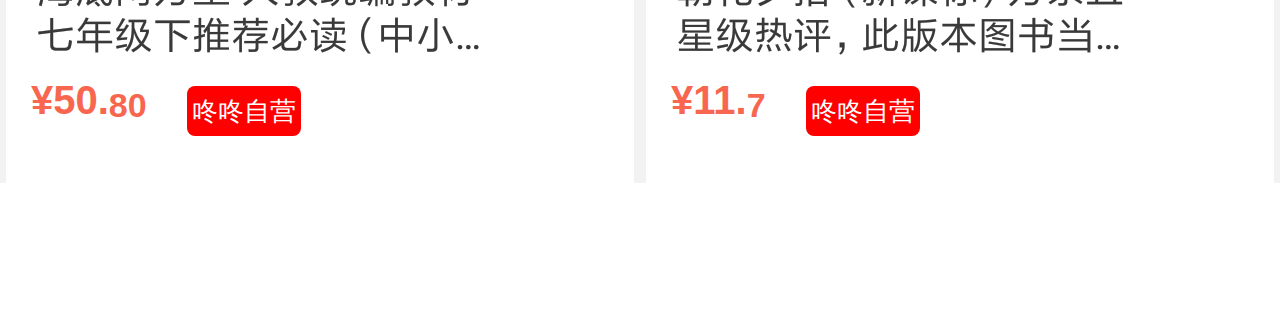
<file: blog/Project/project/shop/my.html>
<!DOCTYPE html>
<html lang="en">
<head>
	<meta charset="UTF-8">
	<meta name="viewport" content="width=device-width">
	<title>我的</title>
	<!-- <link rel="stylesheet" href="iconfont/iconfont-header/iconfont.css">
	<link rel="stylesheet" href="iconfont/iconfont-footer/iconfont.css"> -->
	 <link rel="stylesheet" href="iconfont/iconfont.css">
	<link rel="stylesheet" href="css/my.css">
	<script src="js/rem.js"></script>
</head>
<body>
	<header>
		<div class="h-left">
			<a href="">小星星</a>
			<i class="icon-header icon-vipcrown"></i>
			<span>超级会员</span>
		</div>
		<div class="h-right">
			<a href="" class="shezhi"><i class="icon-header icon-ziyuanshezhi"></i></a>
			<a href="" class="info"><i class="icon-header icon-xinxi"></i></a>
		</div>
	</header>
	<main>
		<div class="first-row">
			<a href="">
				<p class="p1">10</p>
				<p class="p2">可用礼券</p>
			</a>
			<a href="">
				<p class="p1">10000¥</p>
				<p class="p2">抵现额度</p>
			</a>
			<a href="">
				<p class="p1">10</p>
				<p class="p2">礼品卡</p>
			</a>
			<a href="">
				<p class="p1">1000¥</p>
				<p class="p2">余额</p>
			</a>
		</div>
		<!-- 我的订单开始编写 -->
		<div class="dingdan">
			<div class="din-top">
				<div class="ding-tp-le"><a href="">我的订单</a></div>
				<div class="ding-tp-rig"><a href="">查看全部订单&gt;</a></div>
			</div>
			<div class="din-down">
				<a href=""><img src="img/my/dingdan/1.png" alt=""></a>
				<a href=""><img src="img/my/dingdan/2.png" alt=""></a>
				<a href=""><img src="img/my/dingdan/3.png" alt=""></a>
				<a href=""><img src="img/my/dingdan/4.png" alt=""></a>
				<a href=""><img src="img/my/dingdan/5.png" alt=""></a>
			</div>
		</div>
		<!-- 我的云书房开始编写 -->
		<a class="shufang">
			<span class="image"><img src="img/my/shufang/1.png" alt=""></span>
			<span class="sf-rukou">立即体验&gt;</span>
		</a>

		<!-- 我的工具 -->
		<div class="gongju">
			<div class="gj-top">我的工具</div>
			<div class="gj-row">
				<a href=""><img src="img/my/gongju/1.png" alt=""></a>
				<a href=""><img src="img/my/gongju/2.png" alt=""></a>
				<a href=""><img src="img/my/gongju/3.png" alt=""></a>
				<a href=""><img src="img/my/gongju/4.png" alt=""></a>
			</div>
			<div class="gj-row">
				<a href=""><img src="img/my/gongju/5.png" alt=""></a>
				<a href=""><img src="img/my/gongju/6.png" alt=""></a>
				<a href=""><img src="img/my/gongju/7.png" alt=""></a>
				<a href=""><img src="img/my/gongju/8.png" alt=""></a>
			</div>
		</div>

		<div class="huodong">
			<a class="hd-row">
				<img src="img/my/huodong/1.png" alt="">
				<span class="span1">卡特兔学步鞋买二赠一</span>
				<span class="span2">&gt;</span>
			</a>
			<a class="hd-row">
				<img src="img/my/huodong/2.png" alt="">
				<span class="span1">美妆家清个护跨类满199减100</span>
				<span class="span2">&gt;</span>
			</a>
			<a class="hd-row">
				<img src="img/my/huodong/3.png" alt="">
				<span class="span1">今秋畅读,每满100减40，多买多减</span>
				<span class="span2">&gt;</span>
			</a>
			<a class="hd-row">
				<img src="img/my/huodong/4.png" alt="">
				<span class="span1">玩具自营</span>
				<span class="span2">&gt;</span>
			</a>
		</div>
		<div class="chaozhiremai">
			<div class="czrm-top">超值热卖</div>
			<div class="czrm-down"><img src="img/my/chaozhiremai/1.png" alt=""></div>
		</div>
		<div class="cainixihuan">
			<div class="cnxh-title">
				<span class="le-line"></span>
				<span class="word">根据您的偏好猜您可能喜欢</span>
				<span class="rig-line"></span>
			</div>
			<div class="cnxh-row">
				<a href="">
					<img src="img/my/cainixihuan/1.png" alt="">
					<div class="price">
						<span class="first">¥50.</span>
						<span class="second">80</span>
					</div>
				</a>
				<a href="">
					<img src="img/my/cainixihuan/2.png" alt="">
					<div class="price">
						<span class="first">¥11.</span>
						<span class="second">7</span>
						<span class="third">咚咚自营</span>
					</div>
				</a>
			</div>
			<div class="cnxh-row">
				<a href="">
					<img src="img/my/cainixihuan/3.png" alt="">
					<div class="price">
						<span class="first">¥500.</span>
						<span class="second">70</span>
					</div>
				</a>
				<a href="">
					<img src="img/my/cainixihuan/4.png" alt="">
					<div class="price">
						<span class="first">¥11.</span>
						<span class="second">7</span>
						<span class="third">咚咚自营</span>
					</div>
				</a>
			</div>
			<div class="cnxh-row">
				<a href="">
					<img src="img/my/cainixihuan/5.png" alt="">
					<div class="price">
						<span class="first">¥50.</span>
						<span class="second">80</span>
					</div>
				</a>
				<a href="">
					<img src="img/my/cainixihuan/6.png" alt="">
					<div class="price">
						<span class="first">¥11.</span>
						<span class="second">7</span>
						<span class="third">咚咚自营</span>
					</div>
				</a>
			</div>
			<div class="cnxh-row">
				<a href="">
					<img src="img/my/cainixihuan/7.png" alt="">
					<div class="price">
						<span class="first">¥50.</span>
						<span class="second">80</span>
					</div>
				</a>
				<a href="">
					<img src="img/my/cainixihuan/8.png" alt="">
					<div class="price">
						<span class="first">¥11.</span>
						<span class="second">7</span>
						<span class="third">咚咚自营</span>
					</div>
				</a>
			</div>
			<div class="cnxh-row">
				<a href="">
					<img src="img/my/cainixihuan/9.png" alt="">
					<div class="price">
						<span class="first">¥50.</span>
						<span class="second">80</span>
					</div>
				</a>
				<a href="">
					<img src="img/my/cainixihuan/10.png" alt="">
					<div class="price">
						<span class="first">¥11.</span>
						<span class="second">7</span>
						<span class="third">咚咚自营</span>
					</div>
				</a>
			</div>
			<div class="cnxh-row">
				<a href="">
					<img src="img/my/cainixihuan/11.png" alt="">
					<div class="price">
						<span class="first">¥50.</span>
						<span class="second">80</span>
					</div>
				</a>
				<a href="">
					<img src="img/my/cainixihuan/12.png" alt="">
					<div class="price">
						<span class="first">¥11.</span>
						<span class="second">7</span>
						<span class="third">咚咚自营</span>
					</div>
				</a>
			</div>
			<div class="cnxh-row">
				<a href="">
					<img src="img/my/cainixihuan/13.png" alt="">
					<div class="price">
						<span class="first">¥50.</span>
						<span class="second">80</span>
					</div>
				</a>
				<a href="">
					<img src="img/my/cainixihuan/14.png" alt="">
					<div class="price">
						<span class="first">¥11.</span>
						<span class="second">7</span>
						<span class="third">咚咚自营</span>
					</div>
				</a>
			</div>
			<div class="cnxh-row">
				<a href="">
					<img src="img/my/cainixihuan/15.png" alt="">
					<div class="price">
						<span class="first">¥50.</span>
						<span class="second">80</span>
						<span class="third">咚咚自营</span>
					</div>
				</a>
				<a href="">
					<img src="img/my/cainixihuan/16.png" alt="">
					<div class="price">
						<span class="first">¥11.</span>
						<span class="second">7</span>
						<span class="third">咚咚自营</span>
					</div>
				</a>
			</div>
			<div class="cnxh-row">
				<a href="">
					<img src="img/my/cainixihuan/17.png" alt="">
					<div class="price">
						<span class="first">¥50.</span>
						<span class="second">80</span>
						<span class="third">咚咚自营</span>
					</div>
				</a>
				<a href="">
					<img src="img/my/cainixihuan/18.png" alt="">
					<div class="price">
						<span class="first">¥11.</span>
						<span class="second">7</span>
						<span class="third">咚咚自营</span>
					</div>
				</a>
			</div>
			<div class="cnxh-row">
				<a href="">
					<img src="img/my/cainixihuan/19.png" alt="">
					<div class="price">
						<span class="first">¥50.</span>
						<span class="second">80</span>
						<span class="third">咚咚自营</span>
					</div>
				</a>
				<a href="">
					<img src="img/my/cainixihuan/20.png" alt="">
					<div class="price">
						<span class="first">¥11.</span>
						<span class="second">7</span>
						<span class="third">咚咚自营</span>
					</div>
				</a>
			</div>
			<div class="cnxh-row">
				<a href="">
					<img src="img/my/cainixihuan/21.png" alt="">
					<div class="price">
						<span class="first">¥50.</span>
						<span class="second">80</span>
						<span class="third">咚咚自营</span>
					</div>
				</a>
				<a href="">
					<img src="img/my/cainixihuan/22.png" alt="">
					<div class="price">
						<span class="first">¥11.</span>
						<span class="second">7</span>
						<span class="third">咚咚自营</span>
					</div>
				</a>
			</div>
			
		</div>
	</main>




	 <!-- footer开始编写 -->
    <footer>
        <a href="index.html" class="fo">
            <i class="icon-footer icon-shouye"></i>
            <span>首页</span>
        </a>
        <a href="fenlei.html" class="fo">
            <i class="icon-footer icon-ziyuan"></i>
            <span>分类</span>
        </a>
        <a href="faxian.html" class="fo">
            <i class="icon-footer icon-icon-yxj-discover"></i>
            <span>发现</span>
        </a>
        <a href="cart.html" class="fo">
            <i class="icon-footer icon-gouwuche"></i>
            <span>购物车</span>
        </a>
        <a href="my.html" class="fo">
            <i class="icon-footer icon-wode"></i>
            <span>我的</span>
        </a>
    </footer>
</body>
</html>
</file>
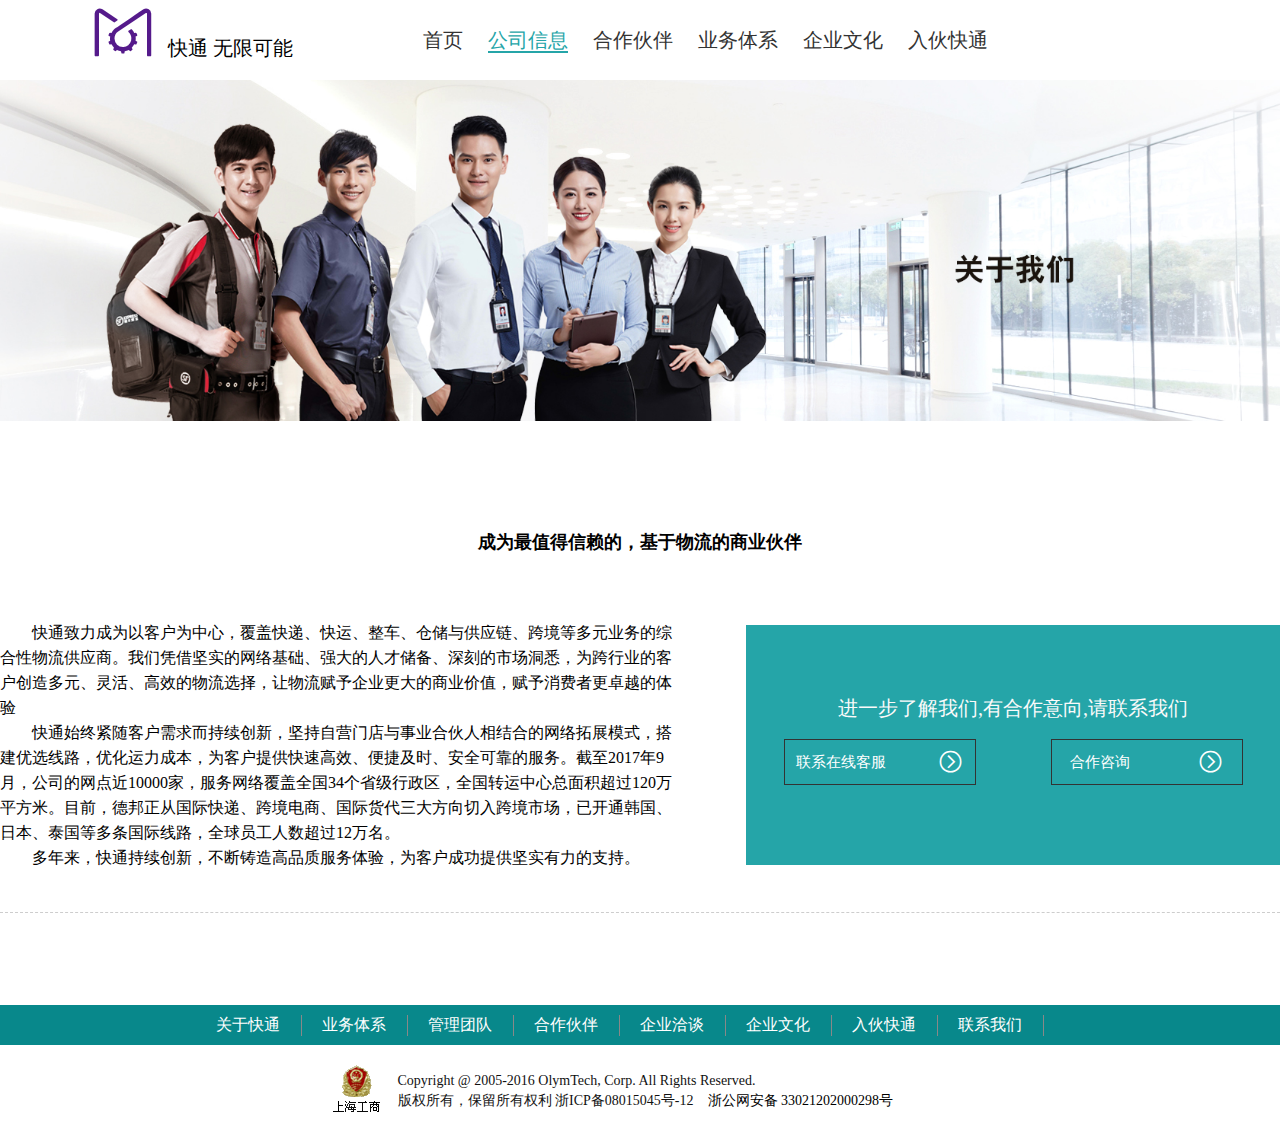
<file: blog/Project/project/wu liu/guanyuwomen.html>
<!DOCTYPE html>
<html lang="en">
<head>
    <meta charset="UTF-8">
    <title>关于我们</title>
    <link rel="stylesheet" href="css/guanyuwomen.css">
    <link rel="stylesheet" href="iconfont/iconfont.css">
    <link rel="stylesheet" href="iconfont1/iconfont.css">
</head>
<body>
<!-- 目录栏开始 -->
<header class="head-box">
    <h1 class="head-logo"><a href=""><i class="icon icon-icon_logo"></i></a>&nbsp&nbsp&nbsp快通 无限可能</h1>
    <ul class="head-list">
        <li><a href="index.html" class="list1">首页</a></li>
        <li><a href="guanyuwomen.html" class="list1 lt">公司信息</a></li>
        <li><a href="hezuohuoban.html" class="list1">合作伙伴</a></li>
        <li><a href="yewutixi.html" class="list1">业务体系</a></li>
        <li><a href="qiyewenhua.html" class="list1">企业文化</a></li>
        <li><a href="ruhuokuaitong.html" class="list1">入伙快通</a></li>
        <!--<li class="list1"><a href="">English</a></li>-->
    </ul>
</header>
<!-- 目录栏结束 -->
<!--banner开始-->
<section class="banner-beijing">
    <div class="bannerimg"><img src="img/19.jpg" alt=""></div>
</section>
<!--介绍开始-->
<div class="introduction">
    <div class="introduction-box">
        <div class="title">成为最值得信赖的，基于物流的商业伙伴</div>
        <div class="content">
            <div class="content-left">
                <p class="zi">快通致力成为以客户为中心，覆盖快递、快运、整车、仓储与供应链、跨境等多元业务的综合性物流供应商。我们凭借坚实的网络基础、强大的人才储备、深刻的市场洞悉，为跨行业的客户创造多元、灵活、高效的物流选择，让物流赋予企业更大的商业价值，赋予消费者更卓越的体验</p>
                <p class="zi">快通始终紧随客户需求而持续创新，坚持自营门店与事业合伙人相结合的网络拓展模式，搭建优选线路，优化运力成本，为客户提供快速高效、便捷及时、安全可靠的服务。截至2017年9月，公司的网点近10000家，服务网络覆盖全国34个省级行政区，全国转运中心总面积超过120万平方米。目前，德邦正从国际快递、跨境电商、国际货代三大方向切入跨境市场，已开通韩国、日本、泰国等多条国际线路，全球员工人数超过12万名。  </p>
                <p class="zi">多年来，快通持续创新，不断铸造高品质服务体验，为客户成功提供坚实有力的支持。</p>
            </div>
            <div class="content-right">
                <div class="lianxi">进一步了解我们,有合作意向,请联系我们</div>
                <div class="lianxi-xia">
                    <a href="" class="xia-left">联系在线客服
                        <i class="icon1 icon-arrow-circle-o-right"></i></a>
                    <a href="" class="xia-right">合作咨询
                        <i class="icon1 icon-arrow-circle-o-right"></i></a>
                </div>
            </div>
        </div>
    </div>

</div>
<!--footer开始-->
<!-- footer开始 -->
<div class="foot-beijing">
    <div class="foot">
        <ul class="foot-top">
            <li class="foot-nr"><a href="">关于快通</a></li>
            <li class="foot-nr"><a href="">业务体系</a></li>
            <li class="foot-nr"><a href="">管理团队</a></li>
            <li class="foot-nr"><a href="">合作伙伴</a></li>
            <li class="foot-nr"><a href="">企业洽谈</a></li>
            <li class="foot-nr"><a href="">企业文化</a></li>
            <li class="foot-nr"><a href="">入伙快通</a></li>
            <li class="foot-nr"><a href="">联系我们</a></li>
        </ul>
        <div class="foot-bottom">
            <div class="gs-tu"><img src="img/icon.gif" alt=""></div>
            <div class="bottom-you">
                <div class="cop">Copyright @ 2005-2016 OlymTech, Corp. All Rights Reserved.</div>
                <div class="banquan">版权所有，保留所有权利 浙ICP备08015045号-12</div>
                <div class="zhe"> <a href="">浙公网安备 33021202000298号</a></div>
            </div>

        </div>
    </div>
</div>
















</body>
</html>
</file>
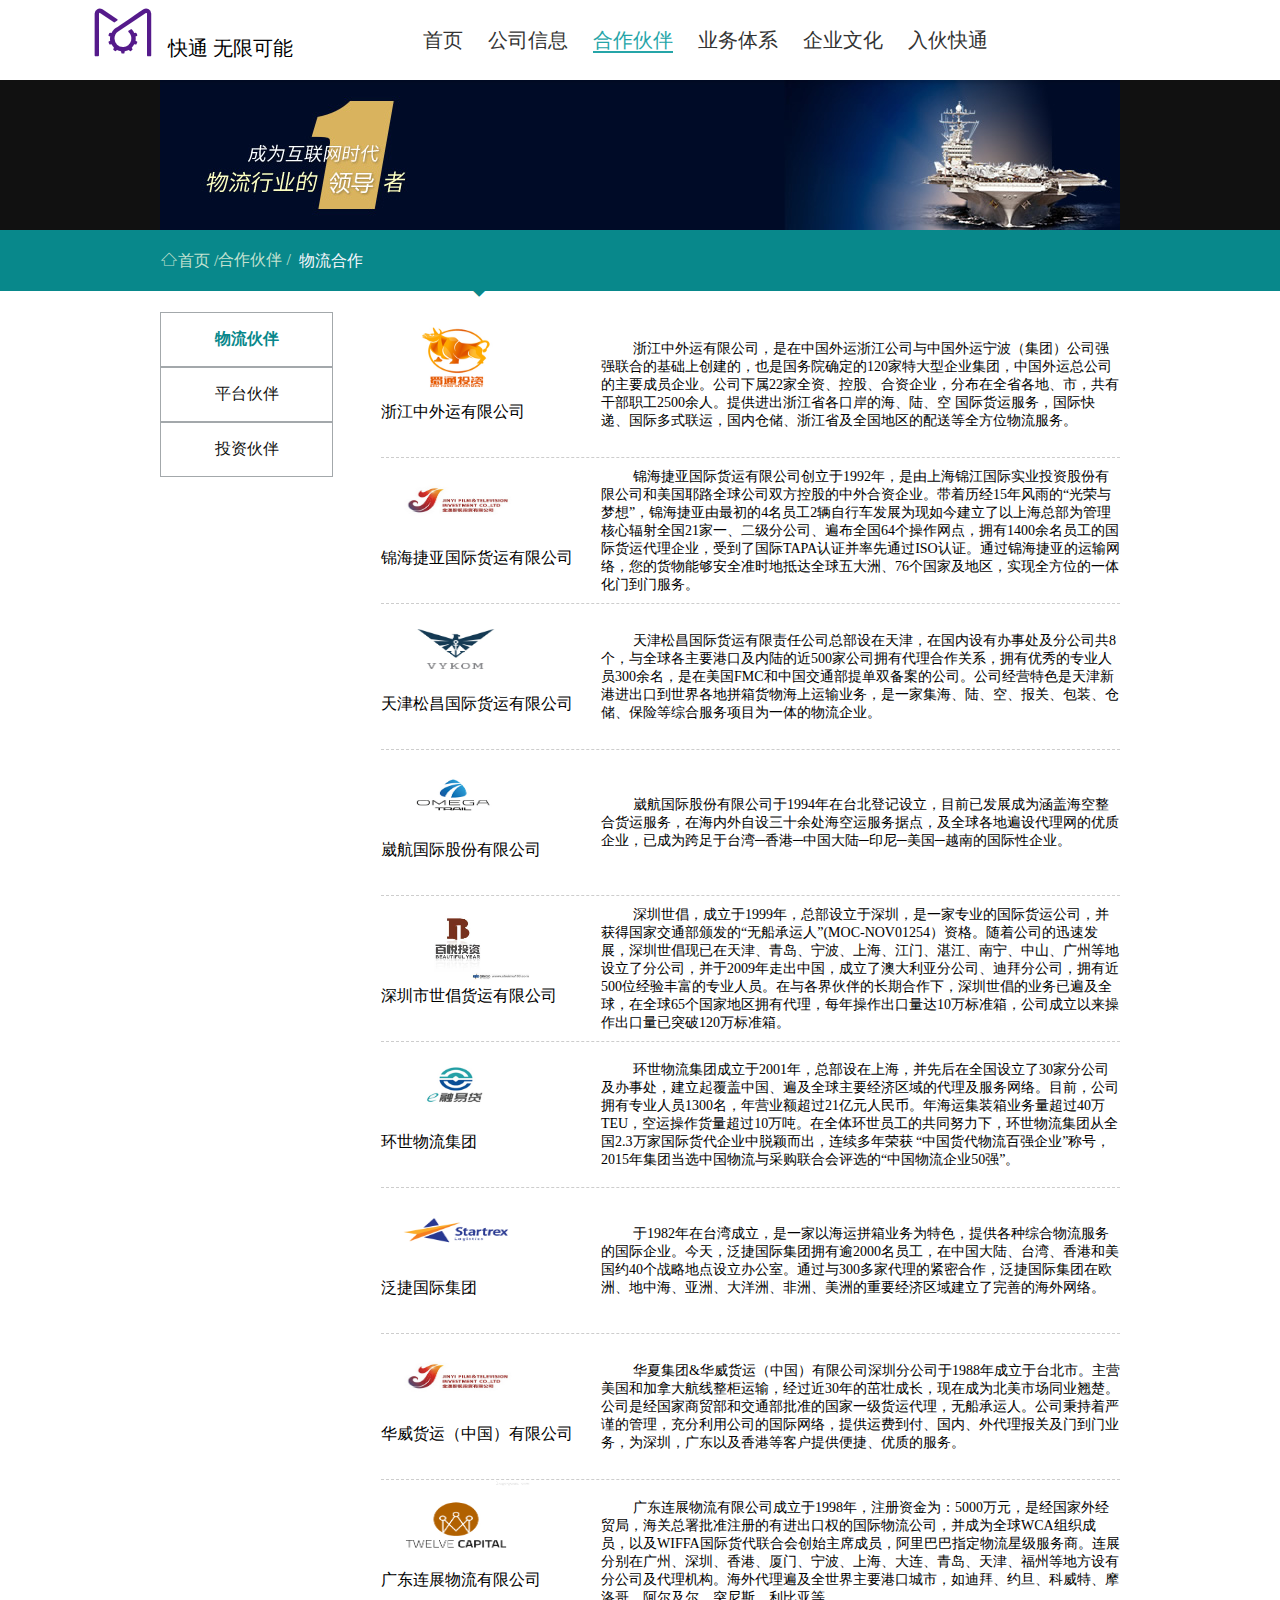
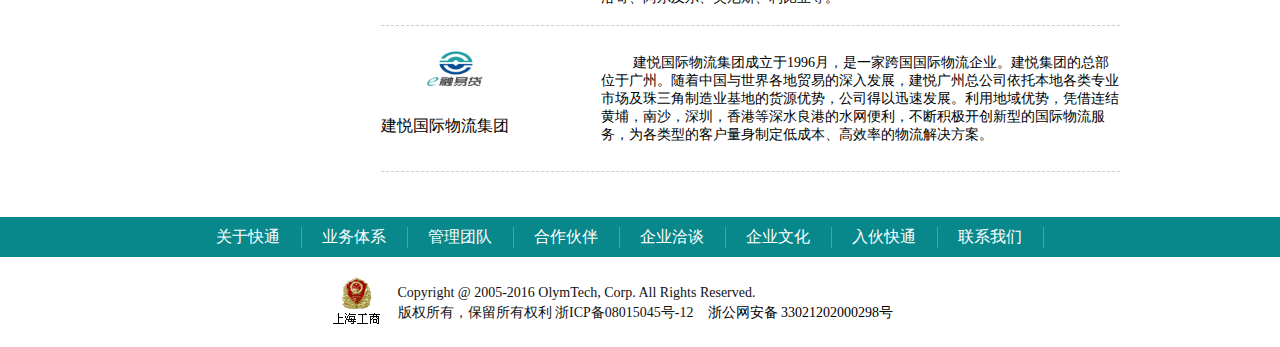
<file: blog/Project/project/wu liu/hezuohuoban.html>
<!DOCTYPE html>
<html lang="en">
<head>
    <meta charset="UTF-8">
    <title>合作伙伴</title>
    <link rel="stylesheet" href="css/hezuohuoban.css">
    <link rel="stylesheet" href="iconfont/iconfont.css">
    <link rel="stylesheet" href="iconfont1/iconfont.css">
</head>
<body>
<!-- 目录栏开始 -->
<header class="head-box">
    <h1 class="head-logo"><a href=""><i class="icon icon-icon_logo"></i></a>&nbsp&nbsp&nbsp快通 无限可能</h1>
    <ul class="head-list">
        <li><a href="index.html" class="list1">首页</a></li>
        <li><a href="guanyuwomen.html" class="list1">公司信息</a></li>
        <li><a href="hezuohuoban.html" class="list1 lt">合作伙伴</a></li>
        <li><a href="yewutixi.html" class="list1">业务体系</a></li>
        <li><a href="qiyewenhua.html" class="list1">企业文化</a></li>
        <li><a href="ruhuokuaitong.html" class="list1">入伙快通</a></li>
        <!--<li class="list1"><a href="">English</a></li>-->
    </ul>
</header>
<!-- 目录栏结束 -->
<!--showimg开始-->
<div class="img-show">
    <div class="show-img"><img src="img/20.jpg" alt=""></div>
</div>
<!--showimg结束-->
<!--nav开始-->
<div class="nav">
    <div class="nav-zi">
        <a href="" class="zi1"><i class="icon1 icon-iconhome"></i>首页 /</a>
        <a href="" class="zi1">合作伙伴 /</a>
        <strong class="zi2">物流合作</strong>
    </div>
</div>
<!--sanjiao开始-->
<i class="icon2 icon-icon-up"></i>
<!--section开始-->
<div class="section-beijing">
    <div class="section">
        <ul class="aside-nav">
            <li><a href="" class="aside-list lt1">物流伙伴</a></li>
            <li><a href="" class="aside-list">平台伙伴</a></li>
            <li><a href="" class="aside-list">投资伙伴</a></li>
        </ul>
        <ul class="section-right">
            <li class="des">
                <div class="des-left">
                    <div class="gslg"><img src="img/23.jpg" alt=""></div>
                    <div class="danwei-ming">浙江中外运有限公司</div>
                </div>
                <p class="des-right">浙江中外运有限公司，是在中国外运浙江公司与中国外运宁波（集团）公司强强联合的基础上创建的，也是国务院确定的120家特大型企业集团，中国外运总公司的主要成员企业。公司下属22家全资、控股、合资企业，分布在全省各地、市，共有干部职工2500余人。提供进出浙江省各口岸的海、陆、空 国际货运服务，国际快递、国际多式联运，国内仓储、浙江省及全国地区的配送等全方位物流服务。</p>
            </li>
            <li class="des">
                <div class="des-left">
                    <div class="gslg"><img src="img/24.png" alt=""></div>
                    <div class="danwei-ming">锦海捷亚国际货运有限公司</div>
                </div>
                <p class="des-right">锦海捷亚国际货运有限公司创立于1992年，是由上海锦江国际实业投资股份有限公司和美国耶路全球公司双方控股的中外合资企业。带着历经15年风雨的“光荣与梦想”，锦海捷亚由最初的4名员工2辆自行车发展为现如今建立了以上海总部为管理核心辐射全国21家一、二级分公司、遍布全国64个操作网点，拥有1400余名员工的国际货运代理企业，受到了国际TAPA认证并率先通过ISO认证。通过锦海捷亚的运输网络，您的货物能够安全准时地抵达全球五大洲、76个国家及地区，实现全方位的一体化门到门服务。</p>
            </li>
            <li class="des">
                <div class="des-left">
                    <div class="gslg"><img src="img/logo1.png" alt=""></div>
                    <div class="danwei-ming">天津松昌国际货运有限公司</div>
                </div>
                <p class="des-right">天津松昌国际货运有限责任公司总部设在天津，在国内设有办事处及分公司共8个，与全球各主要港口及内陆的近500家公司拥有代理合作关系，拥有优秀的专业人员300余名，是在美国FMC和中国交通部提单双备案的公司。公司经营特色是天津新港进出口到世界各地拼箱货物海上运输业务，是一家集海、陆、空、报关、包装、仓储、保险等综合服务项目为一体的物流企业。</p>
            </li>
            <li class="des">
                <div class="des-left">
                    <div class="gslg"><img src="img/logo2.png" alt=""></div>
                    <div class="danwei-ming">崴航国际股份有限公司</div>
                </div>
                <p class="des-right">崴航国际股份有限公司于1994年在台北登记设立，目前已发展成为涵盖海空整合货运服务，在海内外自设三十余处海空运服务据点，及全球各地遍设代理网的优质企业，已成为跨足于台湾─香港─中国大陆─印尼─美国─越南的国际性企业。</p>
            </li>
            <li class="des">
                <div class="des-left">
                    <div class="gslg"><img src="img/26.jpg" alt=""></div>
                    <div class="danwei-ming">深圳市世倡货运有限公司</div>
                </div>
                <p class="des-right">深圳世倡，成立于1999年，总部设立于深圳，是一家专业的国际货运公司，并获得国家交通部颁发的“无船承运人”(MOC-NOV01254）资格。随着公司的迅速发展，深圳世倡现已在天津、青岛、宁波、上海、江门、湛江、南宁、中山、广州等地设立了分公司，并于2009年走出中国，成立了澳大利亚分公司、迪拜分公司，拥有近500位经验丰富的专业人员。在与各界伙伴的长期合作下，深圳世倡的业务已遍及全球，在全球65个国家地区拥有代理，每年操作出口量达10万标准箱，公司成立以来操作出口量已突破120万标准箱。</p>
            </li>
            <li class="des"><div class="des-left">
                <div class="gslg"><img src="img/27.jpg" alt=""></div>
                <div class="danwei-ming">环世物流集团</div>
            </div>
                <p class="des-right">环世物流集团成立于2001年，总部设在上海，并先后在全国设立了30家分公司及办事处，建立起覆盖中国、遍及全球主要经济区域的代理及服务网络。目前，公司拥有专业人员1300名，年营业额超过21亿元人民币。年海运集装箱业务量超过40万TEU，空运操作货量超过10万吨。在全体环世员工的共同努力下，环世物流集团从全国2.3万家国际货代企业中脱颖而出，连续多年荣获 “中国货代物流百强企业”称号，2015年集团当选中国物流与采购联合会评选的“中国物流企业50强”。</p></li>
            <li class="des">
                <div class="des-left">
                    <div class="gslg"><img src="img/logo3.png" alt=""></div>
                    <div class="danwei-ming">泛捷国际集团</div>
                </div>
                <p class="des-right">于1982年在台湾成立，是一家以海运拼箱业务为特色，提供各种综合物流服务的国际企业。今天，泛捷国际集团拥有逾2000名员工，在中国大陆、台湾、香港和美国约40个战略地点设立办公室。通过与300多家代理的紧密合作，泛捷国际集团在欧洲、地中海、亚洲、大洋洲、非洲、美洲的重要经济区域建立了完善的海外网络。</p>
            </li>
            <li class="des">
                <div class="des-left">
                    <div class="gslg"><img src="img/24.png" alt=""></div>
                    <div class="danwei-ming">华威货运（中国）有限公司</div>
                </div>
                <p class="des-right">华夏集团&华威货运（中国）有限公司深圳分公司于1988年成立于台北市。主营美国和加拿大航线整柜运输，经过近30年的茁壮成长，现在成为北美市场同业翘楚。公司是经国家商贸部和交通部批准的国家一级货运代理，无船承运人。公司秉持着严谨的管理，充分利用公司的国际网络，提供运费到付、国内、外代理报关及门到门业务，为深圳，广东以及香港等客户提供便捷、优质的服务。</p>
            </li>
            <li class="des">
                <div class="des-left">
                    <div class="gslg"><img src="img/28.png" alt=""></div>
                    <div class="danwei-ming">广东连展物流有限公司</div>
                </div>
                <p class="des-right">广东连展物流有限公司成立于1998年，注册资金为：5000万元，是经国家外经贸局，海关总署批准注册的有进出口权的国际物流公司，并成为全球WCA组织成员，以及WIFFA国际货代联合会创始主席成员，阿里巴巴指定物流星级服务商。连展分别在广州、深圳、香港、厦门、宁波、上海、大连、青岛、天津、福州等地方设有分公司及代理机构。海外代理遍及全世界主要港口城市，如迪拜、约旦、科威特、摩洛哥、阿尔及尔、突尼斯、利比亚等。</p>
            </li>
            <li class="des">
                <div class="des-left">
                    <div class="gslg"><img src="img/27.jpg" alt=""></div>
                    <div class="danwei-ming">建悦国际物流集团</div>
                </div>
                <p class="des-right">建悦国际物流集团成立于1996月，是一家跨国国际物流企业。建悦集团的总部位于广州。随着中国与世界各地贸易的深入发展，建悦广州总公司依托本地各类专业市场及珠三角制造业基地的货源优势，公司得以迅速发展。利用地域优势，凭借连结黄埔，南沙，深圳，香港等深水良港的水网便利，不断积极开创新型的国际物流服务，为各类型的客户量身制定低成本、高效率的物流解决方案。</p>
            </li>
        </ul>
    </div>
</div>
<!-- footer开始 -->
<div class="foot-beijing">
    <div class="foot">
        <ul class="foot-top">
            <li class="foot-nr"><a href="">关于快通</a></li>
            <li class="foot-nr"><a href="">业务体系</a></li>
            <li class="foot-nr"><a href="">管理团队</a></li>
            <li class="foot-nr"><a href="">合作伙伴</a></li>
            <li class="foot-nr"><a href="">企业洽谈</a></li>
            <li class="foot-nr"><a href="">企业文化</a></li>
            <li class="foot-nr"><a href="">入伙快通</a></li>
            <li class="foot-nr"><a href="">联系我们</a></li>
        </ul>
        <div class="foot-bottom">
            <div class="gs-tu"><img src="img/icon.gif" alt=""></div>
            <div class="bottom-you">
                <div class="cop">Copyright @ 2005-2016 OlymTech, Corp. All Rights Reserved.</div>
                <div class="banquan">版权所有，保留所有权利 浙ICP备08015045号-12</div>
                <div class="zhe"> <a href="">浙公网安备 33021202000298号</a></div>
            </div>

        </div>
    </div>
</div>






















</body>
</html>
</file>
<file: blog/index.css>
a, abbr, acronym, address,
applet, article, aside, audio,
b, big, blockquote, body, canvas,
caption, center, cite, code, dd, del,
details, dfn, div, dl, dt, em, embed, fieldset,
figcaption, figure,
footer, form, h1, h2, h3, h4, h5, h6,
header, hgroup, html, i, iframe, img, ins,
kbd, label, legend, li, mark, menu, nav, object,
ol, output, p, pre, q, ruby, s, samp, section, small,
span, strike, strong, sub, summary,
sup, table, tbody, td, tfoot, th,
thead,
time, tr, tt,
u, ul, var, video {
    margin: 0;
    padding: 0;
    outline: 0;
    border: 0;
    vertical-align: baseline;
    font-style: inherit;
    font-size: 100%;
    font-family: inherit
}

html {
    overflow-y: scroll;
    word-wrap: break-word;
    font-size: 62.5%;
    -webkit-text-size-adjust: 100%;
    -ms-text-size-adjust: 100%;
    word-break: break-all
}

*, :after, :before {
    box-sizing: border-box
}

body, button, input, select, textarea {
    background: #f2f2f2;
    color: #444;
    font: 16px "Microsoft YaHei", Helvetica, Arial, Lucida Grande, Tahoma, sans-serif;
    line-height: 180%
}

body {
    background-repeat: repeat;
    background-position: top center;
    background-attachment: scroll;
}

article, aside, details, figcaption, figure, footer, header, main, nav, section {
    display: block
}

ol, ul {
    list-style: none
}

dl {
    margin-bottom: 1.6em
}

dt {
    font-weight: 700
}

dd {
    margin-bottom: 1.6em
}

table, td, th {
    border: 1px solid #ebebeb
}

table {
    margin: 0 0 10px;
    border-collapse: separate;
    border-width: 1px 0 0 1px;
    border-spacing: 0
}

caption, td, th {
    text-align: left;
    font-weight: 400
}

th {
    font-weight: 700
}

td, th {
    border-width: 0 1px 1px 0
}

td, th {
    padding: 10px
}

blockquote:after, blockquote:before, q:after, q:before {
    content: ""
}

blockquote, q {
    quotes: none;
    -webkit-hyphens: none;
    -moz-hyphens: none;
    -ms-hyphens: none;
    hyphens: none
}

a:active, a:hover {
    outline: 0
}

a img {
    border: 0
}

a {
    color: #000;
    text-decoration: none
}

a:visited {
    color: #555
}

a:hover {
    color: #c01e22
}

.clear {
    clear: both
}

:focus {
    outline: 0
}

button::-moz-focus-inner, input::-moz-focus-inner {
    padding: 0;
    border: none
}

a, button, input {
    -webkit-tap-highlight-color: rgba(255, 0, 0, 0)
}

.tixing {
    color: #ba4c32;
    text-align: center
}

#content {
    margin: 0 auto 10px;
    width: 825pt
}

#masthead {
    height: 105px
}

.logo-site {
    float: left;
    margin: 15px 0 0 10px;
    transition-duration: .3s
}

.logo-site .site-title {
    padding: 0 0 2px;
    font-size: 24px;
    font-size: 2.4rem
}

.logo-site .site-title span {
    display: none
}

#top-header {
    background: #f8f8f8
}

.top-nav {
    margin: 0 auto;
    width: 825pt;
    height: 26px
}

.top-menu {
    float: right;
    margin: 0 8px 0 0
}

.top-menu li {
    float: left;
    padding: 0 5px
}

.top-menu a {
    color: #999
}

.top-menu a:hover {
    color: #c01e22
}

.default-menu li a {
    float: right;
    margin: 0 10px 0 0;
    color: #c01e22
}

#site-nav .default-menu li a {
    margin: 10px 10px 0 0
}

#user-profile {
    float: left;
    margin: 0 0 0 10px
}

#user-profile, #user-profile a {
    color: #999
}

#user-profile a {
    margin-left: 5px
}

#user-profile a:hover {
    color: #c01e22
}

.nav-search {
    float: right;
    margin: 34px 0 0;
    padding: 0 8px 1px;
    line-height: 25px;
    cursor: pointer
}

#menu-box {
    z-index: 999;
    width: 100%;
    height: 6pc;
    border-bottom: 1px solid #ebebeb;
    background: #fff;
    box-shadow: 0 1px 1px rgba(0, 0, 0, .03);
    transition-duration: .3s
}

#menu-box.shadow {
    position: fixed;
    top: 0;
    height: 80px;
    background: hsla(0, 0%, 100%, .95);
    box-shadow: 0 0 5px #888
}

#top-menu {
    margin: 0 auto;
    width: 825pt;
    transition-duration: .3s
}

.main-nav {
    margin: 25px 0 0
}

.nav-menu, .nav-menu * {
    margin: 0;
    padding: 0;
    list-style: none
}

.nav-menu li {
    position: relative
}

.nav-menu ul {
    position: absolute;
    top: 100%;
    left: 0;
    z-index: 10001;
    display: none;
    min-width: 10pc;
    border-bottom: 1px solid #ebebeb
}

.nav-menu > li {
    float: left
}

.nav-menu li.sfHover > ul, .nav-menu li:hover > ul {
    display: block
}

#site-nav ul li.current-menu-parent > a {
    color: #c01e22
}

.nav-menu a {
    position: relative;
    display: block;
    zoom: 1
}

.nav-menu ul ul {
    top: 0;
    left: 100%
}

.nav-menu {
    float: left
}

.nav-menu li {
    position: relative;
    white-space: nowrap;
    -webkit-transition: background .2s;
    transition: background .2s
}

.nav-menu li.sfHover, .nav-menu li:hover {
    -webkit-transition: none;
    transition: none
}

.nav-menu .sf-mega {
    position: absolute;
    top: 100%;
    left: 0;
    z-index: 99;
    display: none
}

.nav-menu li.sfHover > .sf-mega, .nav-menu li:hover > .sf-mega {
    display: block
}

#site-nav-wrap {
    float: right;
    min-height: 45px
}

#site-nav .down-menu li {
    float: left;
    display: block;
    height: 45px;
    font-weight: 700;
    font-size: 15px;
    line-height: 45px
}

#site-nav .down-menu a {
    padding: 0 13px;
    color: #444;
    text-align: left
}

#site-nav .down-menu > .current-menu-item > a, #site-nav .down-menu > .current-menu-item > a:hover, #site-nav .down-menu > li.sfHover > a, #site-nav .down-menu > li > a:hover {
    color: #c01e22
}

.sf-arrows .sf-with-ul {
    padding-right: 2.5em
}

.sf-arrows .sf-with-ul:after {
    position: absolute;
    top: 50%;
    right: -.1em;
    margin-top: -2px;
    width: 0;
    height: 0;
    border: 5px solid transparent;
    content: '';
    border-top-color: #ccc
}

.sf-arrows ul .sf-with-ul:after {
    margin-top: -5px;
    margin-right: -3px;
    border-color: transparent;
    border-left-color: #ccc
}

.sf-arrows ul .sfHover > .sf-with-ul:after, .sf-arrows ul li:hover > .sf-with-ul:after, .sf-arrows ul li > .sf-with-ul:focus:after {
    border-left-color: #c01e22
}

.sf-arrows > .sfHover > .sf-with-ul:after, .sf-arrows > li:hover > .sf-with-ul:after, .sf-arrows > li > .sf-with-ul:focus:after {
    border-top-color: #c01e22
}

#site-nav .down-menu ul {
    padding-top: 19px;
    box-shadow: 0 2px 2px rgba(0, 0, 0, .03)
}

.shadow #site-nav .down-menu ul {
    padding-top: 9px
}

.shadow .down-menu ul {
    padding-top: 10px
}

#site-nav .down-menu ul ul {
    padding-top: 0
}

#site-nav .down-menu ul li {
    float: none;
    display: block;
    height: auto;
    border-top: 1px solid #ebebeb;
    border-right: 1px solid #ebebeb;
    border-left: 1px solid #ebebeb;
    background: #fff;
    background: hsla(0, 0%, 100%, .95);
    line-height: 1.4em
}

#site-nav .down-menu ul a {
    display: block;
    margin: 0;
    padding: 10px 20px;
    height: auto;
    border: 0;
    text-transform: none;
    font-size: .9em;
    line-height: 1.7em
}

#site-nav .down-menu ul li > a:hover {
    background: #ebebeb;
    color: #000
}

#navigation-toggle, #sidr-close, .sidr {
    display: none
}

#navigation-toggle {
    padding: 0 8px 2px;
    line-height: 25px
}

#sidr-main {
    position: absolute;
    position: fixed;
    top: 40px;
    z-index: 999999;
    overflow-x: none;
    overflow-y: auto;
    width: 60%;
    height: 100%;
    background: #333;
    background: none repeat scroll 0 0 rgba(51, 51, 51, .8);
    font-size: 14px;
    box-sizing: border-box;
    padding: 0
}

#sidr-main .sidr-class-sub-menu {
    padding-left: 20px
}

.sidr-class-sf-arrows .sidr-class-sf-with-ul:after {
    position: absolute;
    top: 50%;
    margin-top: -2px;
    width: 0;
    height: 0;
    border: 5px solid transparent;
    content: '';
    border-top-color: #ccc
}

#sidr-main a {
    position: relative;
    display: block;
    zoom: 1;
    color: #f8f8f8
}

#sidr-main a:hover {
    box-shadow: inset 0 0 10px 3px #222;
    color: #fff
}

#sidr-main ul a {
    display: block;
    padding: 10px 20px;
    border-bottom: 1px solid #777
}

#sidr-main ul li ul {
    margin: 0;
    margin-left: 0
}

#sidr-main ul li ul li a:before {
    display: inline-block;
    margin-right: 10px;
    color: #444;
    -webkit-font-smoothing: antialiased
}

.sidr-class-toggle-sidr-close:before {
    position: absolute;
    top: 50px;
    left: 30px;
    margin: 0
}

.sidr-class-toggle-sidr-close {
    display: block;
    padding: 10px;
    border-bottom: 1px solid #777;
    text-align: center;
    font-weight: 600
}

#main-search {
    display: none;
    margin: 10px auto 5px;
    padding: 10px 20px 20px;
    width: 825pt;
    border: 1px solid #ebebeb;
    border-radius: 2px;
    background: #fff;
    box-shadow: 0 1px 1px rgba(0, 0, 0, .03);
    text-align: center
}

#searchbar, #searchbartag {
    margin: 10px auto 0;
    width: 90%
}

#searchform input {
    float: left;
    padding: 2px 10px;
    width: 75%;
    height: 37px;
    border: 1px solid #ebebeb;
    border-radius: 2px 0 0 2px;
    background: #ebebeb;
    font: 14px "Microsoft YaHei", Helvetica;
    line-height: 37px;
    -webkit-appearance: none
}

#searchform input:focus {
    outline: 0;
    background: #fff
}

#searchform button {
    position: relative;
    overflow: visible;
    width: 25%;
    height: 37px;
    border: 0;
    border-radius: 0 2px 2px 0;
    background: #c01e22;
    color: #fff;
    text-transform: uppercase;
    cursor: pointer
}

#searchform button:hover {
    opacity: .6
}

.breadcrumb {
    margin: 5px auto 10px;
    padding-left: 10px;
    width: 825pt;
    height: 30px;
    line-height: 30px
}

.bull {
    float: left;
    margin-top: 4px;
    width: 25px;
    height: 23px;
    background: url(../blog/image/bulletin.gif) no-repeat
}

.scrolltext {
    overflow: hidden;
    width: 70%;
    height: 30px;
    line-height: 30px
}

.scrolltext ul li {
    overflow: hidden;
    height: 30px;
    text-overflow: ellipsis;
    white-space: nowrap;
    word-wrap: normal
}

.scrolltext-title a {
    color: #c01e22
}

#primary {
    float: left;
    width: 72.73%;
    transition-duration: .3s
}

#page .page, .post {
    position: relative;
    display: block;
    margin: 0 0 15px;
    padding: 25px;
    border: 1px solid #e6e6e6;
    border-radius: 2px;
    background-color: #fff
}

.border_gray {
    margin-bottom: 15px
}

.archive-list {
    position: relative;
    padding: 20px 15px;
    margin-bottom: 20px;
    background: #fff;
    border: 1px solid #cdcdcd
}

.archive-list:hover {
    box-shadow: 0 0 6px 3px #ddd
}

.post-date-ribbon {
    text-align: center;
    line-height: 25px;
    color: #fff;
    font-size: 12px;
    margin-top: -30px;
    position: relative;
    padding: 0 7px;
    float: left;
    background-color: #c01e22
}

.corner {
    position: absolute;
    left: -10px;
    width: 0;
    height: 0;
    border-style: solid;
    border-width: 0 0 10px 10px;
    border-color: transparent transparent #c01e22 transparent
}

.corner:before {
    content: "";
    position: absolute;
    left: -10px;
    width: 0;
    height: 0;
    border-style: solid;
    border-width: 0 0 10px 10px;
    border-color: transparent transparent rgba(0, 0, 0, .15) transparent
}

#post_list_box .thumbnail a img {
    -webkit-transition: all 1.2s;
    transition: all 1.2s
}

#post_list_box .archive-list:hover a img, #post_list_box .thumbnail a img:hover {
    border-radius: 0;
    -webkit-transform: scale(1.2);
    transform: scale(1.2);
    -ms-transform: scale(1.2)
}

#post_list_box .archive-list:hover h2 a {
    color: #c01e22
}

.entry-header h2 {
    overflow: hidden;
    height: 30px;
    color: #333;
    font-weight: 700;
    font-size: 18px;
    line-height: 30px
}

.entry-header h2 a:hover {
    padding-left: 25px;
    transition-duration: .2s;
}

#slideshow {
    position: relative;
    margin-bottom: 30px;
    border: 1px solid #cdcdcd;
    box-shadow: 0 1px 1px rgba(0, 0, 0, .1)
}

.rslides {
    position: relative;
    overflow: hidden;
    width: 100%
}

.rslides li {
    position: absolute;
    top: 0;
    left: 0;
    display: none;
    width: 100%;
    -webkit-backface-visibility: hidden
}

.rslides li:first-child {
    position: relative;
    float: left;
    display: block
}

.rslides img {
    float: left;
    display: block;
    width: 100%;
    height: auto;
    border-radius: 2px
}

.rslides_tabs {
    position: absolute;
    bottom: 0;
    z-index: 2;
    margin: 0 auto;
    padding: 10px 0;
    width: 100%;
    max-width: 100%;
    text-align: right
}

.rslides_tabs li {
    float: none;
    display: inline;
    margin-right: 5px
}

.rslides_tabs a {
    display: inline;
    padding: 2px;
    width: 4px;
    height: 4px;
    border: 1px solid #fff;
    border-radius: 4px;
    background: #fff;
    color: #555;
    font-size: 0;
    line-height: 4px
}

.rslides_tabs li:first-child {
    margin-left: 0
}

.rslides_tabs .rslides_here a {
    padding: 4px;
    width: 8px;
    height: 8px;
    border: 1px solid #c01e22;
    border-radius: 8px;
    background: #c01e22;
    color: #fff;
    line-height: 8px
}

.slider-caption {
    position: absolute;
    bottom: 0;
    left: 0;
    z-index: 2;
    display: block;
    padding: 8px 15px;
    width: 100%;
    background: -webkit-linear-gradient(top, transparent 0, rgba(0, 0, 0, .6) 100%);
    background: linear-gradient(top, transparent 0, rgba(0, 0, 0, .6) 100%);
    color: #fff;
    font-size: 20px;
    line-height: 30px;
    animation: fade-in;
    animation-duration: .5s;
    -webkit-animation: fade-in .5s
}

.fadeInUp {
    -webkit-animation-name: fadeInUp;
    animation-name: fadeInUp
}

.archive-content {
    margin-top: 8px;
    height: 75px;
    color: #656565;
    line-height: 25px
}

.entry-content {
    margin-top: 8px
}

.entry-meta a {
    color: #c01e22
}

.thumbnail {
    position: relative;
    float: left;
    clear: both;
    overflow: hidden;
    margin: 0 20px 0 0;
    width: 270px;
    height: 180px;
    -webkit-transition: -webkit-transform ease .15s, box-shadow ease .2s, z-index ease .15s
}

.thumbnail a img {
    max-width: 100%;
    width: auto;
    height: auto;
    overflow: hidden;
    border-radius: 3px;
    box-shadow: 0 1px 4px rgba(0, 0, 0, .2)
}

.entry-header h1 {
    position: relative;
    margin-bottom: 10px;
    padding: 7px 10px;
    color: #333;
    text-align: center;
    font-weight: 700;
    font-size: 24px;
    font-size: 2.4rem;
    line-height: 35px
}

.single-content {
    font-size: 1pc;
    font-size: 1.6rem;
    line-height: 25px
}

.single-content a, .single-content a:hover, .single-content a:visited {
    color: #c01e22
}

.single-content dd, .single-content ol, .single-content p, .single-content pre, .single-content ul, .single-contenthr {
    margin: 0 0 10px;
    text-align: justify;
    text-justify: inter-ideograph;
    word-wrap: break-word;
    line-height: 30px;
    word-break: break-all
}

.single-content h2 {
    margin: 10px 0;
    padding: 5px 0 5px 24px;
    border-left: 6px solid #b4b4b4;
    font-size: 18px;
    font-size: 1.8rem;
    line-height: 35px;
    background-color: #f7f7f7
}

.single-content h3, .single-content h4, .single-content h5 {
    text-indent: 2em;
    margin: 0 0 10px
}

.showmore span {
    padding: 0 8px;
    color: #c01e22;
    font-weight: 400;
    font-size: 13px;
    cursor: pointer
}

.section-content {
    display: none;
    padding-top: 1px
}

.single-content p {
    text-indent: 2em
}

.single-content ol li, .single-content ul li {
    margin: 0 0 0 35px;
    line-height: 190%
}

.single-content ul li {
    list-style-position: inside;
    list-style-type: disc
}

.single-content ol li {
    list-style: decimal;
    list-style-position: inside
}

blockquote {
    clear: both;
    margin: 0 auto;
    padding: 10px 10px 0;
    width: 94%;
    border: 1px solid #ebebeb;
    color: #8b8b8b
}

.single-content img {
    display: block;
    margin: 0 auto 10px;
    height: auto;
    max-width: 100%;
    width: auto \9;
    vertical-align: middle;
    -webkit-transition: -webkit-transform ease .15s, box-shadow ease .2s, z-index ease .15s
}

.wp-caption {
    padding: 5px;
    max-width: 100%;
    border: 1px solid #ebebeb;
    border-radius: 3px;
    background: #f3f3f3
}

.wp-caption-text {
    text-align: center !important;
    margin: 0 !important
}

img.centered {
    display: block;
    margin: 0 auto 10px
}

img.alignright {
    display: inline;
    margin: 0 0 10px 10px
}

img.alignleft {
    display: inline;
    margin: 0 10px 10px 0
}

.aligncenter, .alignnone, img.alignnone {
    display: block;
    margin: 0 auto 10px
}

.alignright {
    float: right;
    margin: 0 0 10px 10px
}

.alignleft {
    float: left;
    margin: 0 10px 10px 0
}

.page-links {
    margin: 10px auto 5px;
    text-align: center
}

.page-links span {
    display: inline-block;
    margin: 2px;
    padding: 0 9pt;
    border: 1px solid #c01e22;
    border-radius: 2px;
    background: #c01e22;
    color: #fff;
    line-height: 30px;
    cursor: pointer
}

.page-links a span {
    border: 1px solid #ebebeb;
    background: #fff;
    color: #000;
    text-decoration: none
}

.page-links a:hover span {
    border: 1px solid #c01e22;
    background: #c01e22;
    color: #fff;
    transition: all .2s ease-in 0s
}

.post-password-form input[type=password] {
    padding: 5px;
    width: 40%;
    border: 1px solid #ebebeb;
    background: #fff;
    -webkit-appearance: none
}

.post-password-form input[type=submit] {
    padding: 5px;
    width: 5pc;
    border: 1px solid #ebebeb;
    background: #fff;
    line-height: 25px;
    cursor: pointer;
    -webkit-appearance: none
}

.readMore {
    float: right
}

.readMore a {
    background-color: #c01e22;
    color: #fff !important;
    padding: 5px 12px;
    border-radius: 2px 0 0 2px;
    position: absolute;
    bottom: 18px;
    right: -1px
}

.readMore a:hover {
    opacity: .6
}

#post_list_box .entry-meta {
    position: absolute;
    bottom: 14px;
    left: 305px
}

.post_cat {
    float: left;
    color: #333;
    font-size: 14px
}

.comment a:hover, .post_cat a:hover {
    text-decoration: underline
}

#post_list_box .comment a, #post_list_box .post_cat a {
    color: #a9a9a9
}

#post_list_box .comment a:hover, #post_list_box .post_cat a:hover {
    color: #c01e22
}

.post_cat span {
    color: #53d40f
}

.post_spliter {
    float: left;
    margin-right: 10px;
    margin-left: 10px;
    color: #999
}

.single_info {
    margin-bottom: 10px;
    padding: 0 0 10px;
    border-bottom: 1px solid #ededed;
    color: #737373;
    text-align: center
}

.cat, .comment, .date, .edit, .post_cat, .s_cat, .s_tag, .views {
    margin-right: 10px;
    color: #a9a9a9;
    font-size: 14px
}

.single_info a {
    color: #a9a9a9
}

.single_banquan {
    margin-top: 30px;
    padding: 7px 0 7px 20px;
    border: 1px solid #ececec;
    background: #fafafa
}

.post .post-date-ribbon {
    margin-top: -35px
}

.single_banquan a, .single_info_w a {
    color: #c01e22
}

.single_banquan a:hover, .single_info a:hover, .single_info_w a:hover {
    color: #c01e22;
    text-decoration: underline
}

.single_info_w {
    text-align: left
}

.abstract {
    display: block;
    margin: 0 0 10px;
    padding: 5px 15px;
    border: 1px dashed #ebebeb;
    background: #fff;
    color: #999;
    font-size: 14px
}

.abstract strong {
    color: #555
}

.abstract p {
    display: inline
}

#sidebar {
    float: right;
    overflow: hidden;
    width: 26.27%
}

#sidebar h3 {
    margin-left: 15px;
    height: 44px;
    border-bottom: 1px solid #e6e6e6;
    font-weight: 400;
    line-height: 34px
}

.widget-title .cat {
    position: absolute;
    display: block;
    margin-top: 4px;
    height: 40px;
    border-bottom: 3px solid #c01e22;
    box-shadow: 0 1px 1px rgba(0, 0, 0, .1);
    color: #333;
    font-weight: 700;
    font-size: 1pc;
    line-height: 34px
}

.widget {
    margin-bottom: 20px;
    border: 1px solid #cdcdcd;
    border-radius: 2px;
    background: #fff;
    box-shadow: 1px 1px 2px #e2dede;
    moz-box-shadow: 0 0 4px #cecccc
}

.widget ul li {
    overflow: hidden;
    width: 99%;
    text-overflow: ellipsis;
    white-space: nowrap;
    word-wrap: normal;
    line-height: 190%
}

.widget_archive ul li {
    float: left;
    margin-bottom: 5px;
    width: 50%
}

#sidebar #searchform, .tagcloud, .widget .textwidget, .widget ul {
    padding: 8px 15px 15px
}

#calendar_wrap {
    padding: 15px 0 0 15px
}

.widget .textwidget img {
    display: block;
    width: auto;
    height: auto;
    max-width: 100%
}

#sidebar .widget_nav_menu, .widget_categories, .widget_links {
    padding: 0
}

#sidebar .widget_nav_menu ul, .widget_categories ul, .widget_links ul {
    padding: 8px 0 15px
}

#sidebar .widget_nav_menu li, .widget_categories li, .widget_links li {
    float: left;
    width: 50% !important;
    border-top: 1px solid #eee;
    border-right: 1px solid #eee;
    font-size: 12px;
}

#sidebar .widget_nav_menu a, .widget_categories a, .widget_links a {
    display: block;
    padding: 5px 0;
    text-align: center
}

#sidebar .widget_nav_menu li:hover, .widget_categories li:hover, .widget_links li:hover {
    background-color: #c01e22
}

#sidebar .widget_nav_menu a:hover, .widget_categories a:hover, .widget_links a:hover {
    background: #c01e22;
    color: #fff !important;
    transition: all .1s ease-in 0s
}

.tagcloud a:hover {
    text-decoration: underline
}

.widget_archive select, .widget_categories select {
    margin: 15px
}

.follow {
    position: fixed;
    top: 70px;
    width: 3in
}

.comments-area {
    border: 1px solid #e6e6e6;
    border-radius: 2px;
    box-shadow: 1px 1px 2px #e2dede;
    moz-box-shadow: 0 0 4px #cecccc
}

.comments-area, .comments-title {
    margin-bottom: 10px;
    background: #fff
}

.comments-title {
    padding: 20px;
    border: 1px solid #ebebeb;
    border-radius: 2px;
    box-shadow: 0 1px 1px rgba(0, 0, 0, .03)
}

.comment-list, .comment-list ol {
    margin: 0 20px 10px;
    background: #fff;
    list-style: none
}

.comment-list .children li {
    position: relative;
    margin-left: 60px;
    border-bottom: none
}

.comment-list .children .children li {
    margin-left: 0
}

.comment-list li.comment_top3 {
    border-bottom: 1px dashed #c01e22;
    line-height: 20px
}

.comment-body {
    padding: 15px 0;
    border-top: 1px solid #e6e6e6
}

.comment-list .avatar {
    float: left;
    display: block;
    margin: 0 10px 0 0;
    width: 50px;
    height: 50px;
    border-radius: 50%
}

.comment-author {
    color: #999
}

.author_avatar .avatar, .user_avatar .avatar {
    float: left;
    display: block;
    margin: 0 10px 0 0;
    width: 40px;
    height: 40px;
    border-radius: 50%
}

.dengji, .duzhe, .reply_t {
    font-size: 14px
}

.fn {
    font-style: normal
}

.floor, .fn {
    font-weight: 700
}

.floor {
    float: right;
    color: #c3c3c3;
    font-size: 14px
}

.comment-meta, .comment-meta a {
    color: #999
}

.children a.at {
    margin-right: 5px;
    padding: 1px 5px;
    border-radius: 3px;
    background: #c01e22;
    color: #fff;
    font-size: 9pt
}

.children .reply_tz, .children .reply_tz a {
    padding-right: 5px;
    color: #999;
    font-size: 9pt
}

.no-comments {
    margin: 0 0 10px;
    padding: 10px;
    border: 1px solid #ebebeb;
    background: #fff;
    text-align: center
}

#edita {
    color: #8b8b8b
}

#respond {
    padding: 10px 20px;
    border-top: 1px solid #ebebeb;
    border-radius: 2px;
    background: #fff;
    box-shadow: 0 1px 1px rgba(0, 0, 0, .03)
}

#respond, #respond h3 {
    margin: 0 0 10px
}

#respond h3 a {
    float: right;
    padding: 2px 10px;
    border: 1px solid #ebebeb;
    border-radius: 2px
}

#comment-author-info input {
    padding: 0 5px;
    width: 50%;
    height: 37px
}

#comment, #comment-author-info input {
    margin: 0 10px 10px 0;
    border: 1px solid #ebebeb;
    background: #fff;
    -webkit-appearance: none
}

#comment {
    padding: 5px;
    width: 100%;
    border-radius: 2px
}



#respond #submit {
    margin: 0 10px 10px 0;
    padding: 6px;
    width: 30%;
    border: 1px solid #c01e22;
    border-radius: 2px;
    background: #c01e22;
    color: #fff;
    cursor: pointer;
    transition: all .2s ease-in 0s;
    -webkit-appearance: none
}

#respond #submit:hover {
    opacity: .6
}

.comment-list p {
    padding-left: 60px
}

.children .avatar {
    margin: 0 10px 0 0;
    width: 40px;
    height: 40px
}

.children p {
    padding-left: 50px
}

.plbj p {
    padding-left: 0
}

#commentform p {
    padding-left: 0;
    max-height: 100%
}

.author_avatar, .user_avatar {
    margin: 0 0 10px;
    height: 40px;
    line-height: 40px
}

.author_avatar img, .user_avatar img {
    float: left;
    margin: 0 10px 0 0;
    width: 40px;
    height: 40px;
    border: 1px solid #ebebeb
}

.comment-tool {
    float: right;
    margin: 9px 0
}

.comment-tool a {
    margin: 0 0 0 10px;
    padding: 5px 10px;
    border: 1px solid #ebebeb;
    border-radius: 2px
}

.comment-tool a:hover {
    border: 1px solid #c01e22;
    background: #c01e22;
    color: #fff
}

.smiley-box {
    position: relative;
    display: none;
    width: 100%;
    max-width: 468px
}

.smiley-box a img {
    padding: 0 2px
}

#anchor {
    position: relative;
    top: -75px
}

.loading-comments {
    display: none;
    margin: 0 0 10px;
    width: 100%;
    border: 1px solid #ebebeb;
    border-radius: 2px;
    background: #fff;
    box-shadow: 0 1px 1px rgba(0, 0, 0, .03);
    text-align: center;
    line-height: 45px
}

#links {
    margin: 0;
    margin-bottom: 10px;
    padding: 5px;
    width: auto;
    background-color: #343333;
    color: #fff
}

#links ul li {
    float: left;
    padding: 0 10px
}

#links h2 {
    display: none
}

.linkcat {
    margin: 0 0 5px
}

.linkcat a {
    color: #aaa
}

.linkcat a:hover {
    color: #fff;
    text-decoration: underline
}

#colophon {
    width: auto;
    color: #ccc
}

.add-info {
    display: block;
    padding: 5px 0
}

#footer-widget-box {
    padding: 5px 0;
    background: #555;
    box-shadow: 0 -1px 1px rgba(0, 0, 0, .1)
}

.footer-widget {
    margin: 0 auto;
    width: 825pt
}

.footer-widget .widget {
    float: left;
    padding: 0 20px;
    width: 50%;
    border: none;
    background: #555;
    box-shadow: none
}

.footer-widget, .footer-widget a {
    color: #ccc
}

.footer-widget .widget ul {
    padding: 8px 0 15px
}

.footer-widget .menu li {
    float: left;
    width: 33%
}

#down a {
    float: left;
    margin: 8px 0 15px 25px;
    padding: 0 15px;
    height: 35px;
    border: 1px solid #c01e22;
    border-radius: 3px;
    background: #c01e22;
    box-shadow: 0 1px 1px rgba(0, 0, 0, .1);
    color: #fff;
    text-align: center;
    line-height: 35px
}

#down a:hover {
    opacity: .6;
    transition: all .3s ease-in 0s
}

#button_box {
    display: none
}

#button_file h3 {
    padding: 0 0 5px;
    text-align: center
}

.buttons a {
    float: left;
    display: block;
    margin: 10px 10px 10px 0;
    padding: 2px 15px;
    border: 1px solid #c01e22;
    border-radius: 3px;
    background: #c01e22;
    color: #fff !important
}

.buttons a:hover {
    opacity: .6;
    transition: all .3s ease-in 0s
}

.fancybox-wrap {
    position: absolute;
    top: 0;
    left: 0;
    z-index: 8020
}

.fancybox-skin {
    position: relative;
    border-radius: 4px;
    background: #fff;
    color: #444;
    text-shadow: none
}

.fancybox-opened {
    z-index: 8030
}

.fancybox-opened .fancybox-skin {
    box-shadow: 0 10px 10px rgba(0, 0, 0, .5)
}

.fancybox-inner, .fancybox-outer {
    position: relative
}

.fancybox-inner {
    overflow: hidden
}

.fancybox-error {
    padding: 30px;
    white-space: nowrap
}

.fancybox-iframe, .fancybox-image {
    display: block;
    width: 100%;
    height: 100%
}

.fancybox-image {
    max-width: 100%;
    max-height: 100%
}

#fancybox-loading {
    position: fixed;
    top: 50%;
    left: 50%;
    z-index: 8060;
    margin: -22px 0 0 -22px
}

#fancybox-loading div {
    width: 79px;
    height: 10px
}

.fancybox-nav {
    position: absolute;
    top: 0;
    z-index: 8040;
    width: 45%;
    height: 100%;
    cursor: pointer;
    -webkit-tap-highlight-color: transparent
}

.fancybox-prev {
    left: 0
}

.fancybox-next {
    right: 0
}

.fancybox-nav span {
    position: absolute;
    top: 50%;
    z-index: 8040;
    visibility: hidden;
    margin-top: -18px;
    cursor: pointer;
    width: 50px;
    height: 50px;
    border-radius: 2px;
    background: #000 !important;
    background: 0 0 rgba(0, 0, 0, .5);
    color: #fff !important;
    text-align: center;
    text-decoration: none;
    font-size: 50px;
    line-height: 45px;
    opacity: .5;
    filter: alpha(opacity=50)
}

.fancybox-prev span {
    left: 0
}

.fancybox-next span {
    right: 0
}

.fancybox-nav:hover span {
    visibility: visible
}

.fancybox-tmp {
    position: absolute;
    top: -99999px;
    left: -99999px;
    visibility: hidden;
    overflow: visible !important;
    max-width: 99999px;
    max-height: 99999px
}

.fancybox-overlay {
    position: absolute;
    top: 0;
    left: 0;
    z-index: 8010;
    display: none;
    overflow: hidden
}

.fancybox-overlay-fixed {
    position: fixed;
    right: 0;
    bottom: 0
}

.fancybox-overlay {
    overflow: auto;
    overflow-y: scroll
}

#fancybox-buttons {
    position: fixed;
    left: 0;
    z-index: 8050;
    width: 100%
}

#fancybox-buttons.top {
    top: 10px
}

#fancybox-buttons.bottom {
    bottom: 10px
}

#fancybox-buttons ul {
    display: block;
    margin: 0 auto;
    width: 177px;
    height: 31px;
    border: 1px solid #999;
    border-radius: 2px;
    background: #000;
    background: rgba(0, 0, 0, .5)
}

#fancybox-buttons ul li {
    float: left;
    margin: 0;
    padding: 0
}

#fancybox-buttons a {
    display: block;
    width: 35px;
    height: 30px;
    outline: 0;
    color: #fff;
    text-align: center;
    font-size: 20px;
    line-height: 30px
}

#fancybox-buttons a:hover {
    color: #04a4cc
}

.btnDisabled {
    opacity: .4;
    cursor: default;
    filter: alpha(opacity=40)
}

.icon-fancy-close {
    position: absolute;
    top: -20px;
    right: -20px;
    width: 24px;
    height: 24px;
    color: #e50000;
    font-size: 9pt;
    line-height: 24px;
    cursor: pointer
}

.fancybox-close {
    position: absolute;
    top: -25px;
    right: 0;
    padding: 0 8px;
    border-radius: 5px 5px 0 0;
    background: #c01e22;
    color: #fff
}

.fancybox-close:hover {
    color: #ccc
}

.search-page {
    margin: 0 0 10px;
    padding: 0 20px;
    border: 1px solid #e6e6e6;
    border-radius: 2px;
    background: #fff;
    box-shadow: 1px 1px 2px #e2dede;
    moz-box-shadow: 0 0 4px #cecccc
}

.search-no-results .post {
    position: relative;
    margin: 0;
    padding: 0;
    border: none;
    border-radius: 0;
    background: #fff;
    box-shadow: 0
}

.search-page li {
    margin: 0 -20px;
    padding: 0 20px;
    border-bottom: 1px solid #dadada;
    line-height: 280%
}

.search-inf {
    float: right;
    color: #999
}

li.search-inf {
    border: none
}

#ad-dhl, #ad_sg, .abc-site {
    margin: 0 0 10px
}

.abc-site {
    overflow: hidden;
    padding: 10px 10px 5px;
    border: 1px solid #e6e6e6;
    border-radius: 2px;
    background: #fff;
    box-shadow: 1px 1px 2px #e2dede;
    moz-box-shadow: 0 0 4px #cecccc
}

#post_list_box .abc-site {
    margin-bottom: 30px;
    border: 1px solid #cdcdcd
}

#post_list_box .abc-site:hover {
    box-shadow: 0 0 6px 3px #ddd
}

.entry-content .abc-site {
    border: none;
    border-radius: 0;
    background: #transparent;
    box-shadow: none
}

#ad-dhl img, #ad_sg img, .abc-site img {
    width: auto;
    height: auto;
    max-width: 100%
}

.abc-pc, .ad-l, .ad-r {
    text-align: center
}

.entry-content .abc-pc {
    margin: 0 -11px 10px;
    text-align: center
}

.entry-content .ad-m {
    margin: 0 -11px 10px
}

.ad-l {
    float: left;
    width: 70.4%
}

.ad-r {
    float: right;
    width: 28.6%
}

.wp-smiley {
    display: inline !important;
    height: 22px !important;
    max-height: 22px !important;
    box-shadow: none !important
}

.tools {
    position: fixed;
    right: 10px;
    bottom: 130px;
    z-index: 1000
}

.tools_comments, .tools_top {
    display: block;
    margin-top: 5px;
    width: 2pc;
    height: 2pc;
    background-position: 0 -4pc
}

.tools_comments:hover {
    background-position: 0 -6pc
}

.tools_top {
    background-position: 0 0
}

.tools_top:hover {
    background-position: 0 -2pc
}

.video-content {
    position: relative;
    width: 90%;
    margin: 15px auto
}

.video-content i {
    position: absolute;
    bottom: 40%;
    left: 47%;
    width: 40px;
    height: 40px;
    border-radius: 40px
}

.showmore span {
    font-size: 13px;
    color: #c01e22;
    font-weight: 400;
    padding: 0 8px;
    cursor: pointer
}

#footer {
    padding: 10px 0;
    background: #262627
}

#footer .foot {
    width: 825pt;
    margin: 0 auto
}

.foot .ps {
    height: 90pt;
    margin-bottom: 25px;
    border-left: 1px solid #343333;
    border-right: 1px solid #1d1b1c
}

.foot .ps .p {
    float: left
}

.foot .p2 {
    width: 70%;
    border-left: 1px solid #1d1b1c;
    border-right: 1px solid #343333;
    padding: 10px 37px;
    height: 75pt
}

.foot .p2 .t2 {
    color: #fff;
    font-size: 1pc;
    margin-bottom: 15px
}

.foot .p2 li {
    width: 23%;
    float: left;
    line-height: 28px;
    white-space: nowrap;
    word-wrap: normal;
    text-overflow: ellipsis;
    overflow: hidden
}

.foot .p2 li .isquare {
    width: 5px;
    height: 5px;
    background: #c01e22;
    display: inline-block;
    margin-right: 9px;
    font-size: 0
}

.foot .p2 .site-info a, .foot .p2 li a {
    color: #fff
}

.foot .p2 .site-info a:hover, .foot .p2 li a:hover {
    text-decoration: underline
}

.foot .p2 .site-info {
    padding: 20px 0 0 0;
    color: #fff;
    font-size: 12px
}

.foot .p3 {
    text-align: left;
    width: 30%;
    border-left: 1px solid #1d1b1c;
    border-right: 1px solid #343333;
    padding-left: 30px;
    height: 90pt
}

.foot .p3 .t2 {
    color: #fff;
    font-size: 1pc;
    margin-bottom: 15px
}

.foot .p3 .qcode {
    margin-bottom: 5px
}

.foot .p3 .qcode .img-container {
    float: left;
    width: 100px;
    /*padding: 1px*/
}

.foot .p3 .qcode .img-container img {
    width: 100px;
    height: 100px;
}

.foot .p3 img {
    border: 2px solid #fff
}

.foot .p3 .qcode .link-container {
    float: left;
    width: 90pt;
    margin-left: 25px
}

.foot .p3 .qcode .link-container a {
    display: inline-block;
    width: 100%;
    height: 35px;
    text-align: center;
    background-color: #515152;
    color: #fff;
    border-radius: 3px;
    margin-bottom: 15px;
    margin-top: 5px;
    line-height: 2.2
}

.tab-site {
    overflow: hidden;
    margin: 0 0 10px;
    background: #fff;
    padding-bottom: 10px
}

.tab-bd {
    padding: 10px 20px;
    margin-top: -1px
}

.tab-bd li {
    float: left;
    width: 48%;
    line-height: 210%;
    white-space: nowrap;
    word-wrap: normal;
    text-overflow: ellipsis;
    overflow: hidden;
    padding: 0 0 5px 5px
}

.tab-bd li a {
    color: #555
}

.tab-bd li a:hover {
    color: #333;
    text-decoration: underline
}

.tit {
    height: 42px;
    line-height: 42px
}

.tit .name {
    float: left;
    color: #666;
    font-size: 18px;
    padding-left: 25px;
    font-weight: 700
}

.tit .keyword {
    float: right;
    font-size: 9pt;
    color: #5b5a5a
}

.tit .keyword a {
    padding: 3px 6px;
    display: inline;
    margin-right: 8px;
    font-size: 14px;
    background: #efefef;
    color: #909090;
    padding: 3px 8px;
    border: 0;
    border-radius: 3px;
    text-shadow: .1em .1em .1em #fff
}

.tit .keyword a:hover {
    background: #e1e1e1;
    color: #535353;
    text-shadow: none
}

.social-main {
    margin: 20px 0 40px
}

.social-main .like a {
    float: left;
    line-height: 30px;
    color: #333;
    border: 1px solid;
    padding: 6px 9pt;
    border-radius: 4px;
    border-color: #ccc;
    text-align: center;
    vertical-align: middle;
    width: 90pt
}

.social-main .like a:hover {
    color: #333;
    background-color: #ebebeb;
    border-color: #adadad
}

.clr {
    zoom: 1
}

.social-main .like i {
    color: #333;
    font-style: normal;
    margin: 0 5px 0 0
}

.social-main .bdsharebuttonbox {
    float: right !important
}

.social-main .bdsharebuttonbox .s-txt {
    float: left;
    line-height: 34px;
    font-size: 14px;
    color: #999;
    margin-top: 5px
}

.post-navigation {
    clear: both;
    margin: 20px 0 -10px
}

.post-navigation div {
    position: relative;
    display: block;
    width: 50%;
    color: #999;
    font-size: 14px
}

.post-previous {
    float: left;
    padding-left: 40px
}

.post-next, .post-previous {
    white-space: nowrap;
    word-wrap: normal;
    text-overflow: ellipsis;
    overflow: hidden
}

.post-next {
    float: right;
    padding-right: 40px;
    text-align: right
}

.post-navigation div span {
    display: block;
    color: #999;
    font-size: 80%
}

.post-navigation div a:after {
    position: absolute;
    top: 34%;
    margin-top: -11px;
    height: 22px;
    color: #ccc;
    font-size: 60px;
    line-height: 22px
}

.post-previous a:after {
    left: 0;
    content: '«'
}

.post-next a:after {
    right: 0;
    content: '»'
}

.nav-single-c a {
    font-size: 50px;
    color: #b6b6b6;
    text-align: center
}

.nav-single-c a:hover {
    color: #555
}

.meta-nav-l {
    right: 0
}

.meta-nav-l, .meta-nav-r {
    position: fixed;
    top: 45%;
    width: 75pt;
    z-index: 1
}

.meta-nav-r {
    left: 0
}

.new_cat ul {
    padding: 8px 15px 15px
}

.new_cat li {
    border-bottom: 1px dotted #cbcbcb
}

.new_cat li a {
    width: 100%;
    display: block;
    padding: 9pt 0
}

.new_cat li .time {
    float: left;
    width: 78px;
    height: 36px;
    line-height: 36px;
    text-align: center;
    color: #616161;
    font-size: 9pt;
    background: #f2f2f2;
    font-family: arial
}

.new_cat li .time span {
    display: inline-block
}

.new_cat li .time span.r {
    font-size: 22px;
    width: 30px;
    margin-right: 2px;
    text-align: right
}

.new_cat li .time span.y {
    font-size: 9pt;
    margin-left: 5px;
    position: relative;
    bottom: 1px
}

.new_cat li .title {
    height: 36px;
    line-height: 18px;
    overflow: hidden;
    font-size: 14px;
    color: #3f3f3f;
    padding-left: 9pt;
    white-space: normal
}

.new_cat li.hov {
    border-bottom: 1px dotted #c01e22
}

.new_cat li.hov .time {
    background: #c01e22;
    color: #fff
}

.new_cat li.hov .title {
    color: #c01e22
}

#related-medias .media-list .item {
    margin: 0;
    padding: 5px 0 5px;
    line-height: 120%
}

#related-medias .media-list .img-wrap {
    width: 50px;
    height: 50px;
    background-color: #e8e8e8;
    border: 1px solid #e8e8e8;
    border-radius: 50%;
    overflow: hidden
}

#related-medias .media-list .img-wrap img {
    width: 100%;
    height: 100%;
    padding: 0 !important
}

#related-medias .media-list .media-info {
    height: 55px;
    font-size: 0;
    padding-left: 14px;
    overflow: hidden
}

#related-medias .media-list .media-inner {
    display: inline-block;
    width: 100%;
    vertical-align: middle
}

#related-medias .media-list .media-inner .media-name {
    display: inline-block;
    max-width: 100%;
    color: #c01e22;
    font-size: 14px;
    overflow: hidden;
    text-overflow: ellipsis;
    white-space: nowrap;
    line-height: 16px
}

#related-medias .media-list .media-inner .media-des {
    margin-top: -6px;
    height: 30px;
    line-height: 15px;
    font-size: 13px;
    overflow: hidden;
    text-overflow: ellipsis;
    white-space: normal !important
}

#related-medias .media-list .media-inner .media-des .wp-smiley {
    height: 14px !important;
    max-height: 14px !important
}

.y-left {
    float: left
}

#top_post_filter {
    border-bottom: 1px solid #e5e5e5;
    padding: 0 15px
}

#top_post_filter li {
    float: left;
    width: 33.3%;
    height: 43px;
    line-height: 43px;
    color: #999;
    font-size: 1pc;
    text-align: center
}

#top_post_filter .top_post_filter_active, #top_post_filter li:hover {
    border-bottom: 3px solid #c01e22;
    cursor: pointer;
    color: #333;
    font-weight: 700
}

a.top_post_item {
    display: block;
    border-bottom: 1px dashed #ddd;
    padding: 15px;
    width: 100%
}

a.top_post_item img {
    position: relative;
    float: left;
    width: 75px;
    height: 75px;
    border-radius: 2px;
    margin-right: 8px
}

.news-inner p {
    overflow: hidden;
    height: 55px;
    line-height: 25px
}

.news-inner .views {
    float: right;
    color: #999
}

a.top_post_item:hover img {
    box-shadow: 0 0 3px 2px #ddd
}

a.top_post_item:hover p {
    color: #c01e22
}

a.top_post_item_no_border {
    border-bottom: 0
}

.widget_zonghe_post .border_gray {
    margin-bottom: 0
}

#alert_box_tags {
    padding-top: 20px
}

.alert_box_tags_item a {
    display: block;
    min-width: 5pc;
    float: left;
    margin-left: 20px;
    margin-bottom: 24px;
    padding: 8px;
    border: 1px solid #ccc;
    text-align: center;
    border-radius: 15px;
    font-size: 14px;
    color: #333
}

.alert_box_tags_item a:hover {
    background: #ebebeb;
    color: #333
}

#alert_box_more {
    width: 562px;
    margin: 0 auto
}

.alert_box_more_main a {
    float: left;
    margin-left: 10px;
    padding-top: 9pt;
    font-size: 18px;
    color: #999;
    text-align: center
}

.alert_box_more_left, .alert_box_more_right {
    float: left;
    margin-top: 24px;
    margin-left: 9pt;
    width: 174px;
    height: 1px;
    background: #e5e5e4
}

.cat-site .item {
    position: relative;
    float: left;
    max-width: 100%;
    width: auto;
    height: auto;
    overflow: hidden
}

.cat-site .item:hover {
    box-shadow: 0 4px 10px rgba(0, 0, 0, .2)
}

.cat-site .item .txt {
    z-index: 2;
    line-height: 30px;
    text-align: center;
    font-size: 14px;
    color: #fff;
    overflow: hidden;
    padding: 0 10px
}

.cat-site .item .txt, .cat-site .item .txt-bg {
    position: absolute;
    bottom: 0;
    height: 30px;
    width: 100%
}

.cat-site .item .txt-bg {
    background: #000;
    left: 0;
    filter: alpha(opacity=50);
    -moz-opacity: .5;
    -khtml-opacity: .5;
    opacity: .5
}

.cat-site .item a {
    color: #333
}

.cat-site .item img {
    position: relative;
    border-radius: 3px;
    max-width: 100%;
    width: auto;
    height: auto;
    overflow: hidden;
    border: none;
    vertical-align: middle
}

.list-date {
    float: right;
    color: #999
}

.cat-box .cat-title .catmore a {
    float: right;
    color: #999;
    font-size: 14px;
    margin-right: 15px;
    right: 0;
    border-bottom: none
}

.cat-box .cat-title .catmore a:hover {
    text-decoration: underline
}

.danlan .cat-box .cat-title .catmore a {
    float: right;
    color: #999;
    font-size: 14px;
    margin-right: 15px;
    right: 0;
    border-bottom: none
}

.danlan .cat-box .cat-title .catmore a:hover {
    text-decoration: underline
}

.cat-dt .entry-header h2 {
    color: #333;
    height: 30px;
    line-height: 30px;
    font-size: 18px;
    font-weight: 700;
    overflow: hidden;
    width: auto;
    margin: 0 0 15px
}

.cat-dt .thumbnail, .cat-dt .thumbnail a img {
    border-radius: 0;
    box-shadow: none
}

.cat-dt .thumbnail:hover {
    box-shadow: 0 4px 10px rgba(0, 0, 0, .2)
}

.cat-dt {
    padding: 10px 0 5px;
    overflow: hidden;
    border-bottom: 1px dashed #ddd;
    margin-bottom: 15px
}

.cat-dt:hover {
    box-shadow: 0 0 6px 3px #ddd
}

.cat-dt .archive-tag {
    margin-top: 15px
}

.cat-lists .item-st {
    position: relative;
    float: left;
    width: 33.33%;
    padding: 0 15px 10px;
    background: #fff;
    margin: 10px 0
}

.cat-lists .item-st:hover {
    box-shadow: 0 0 6px 3px #ddd;
    z-index: 1
}

.cat-lists .item-st a {
    color: #333
}

.cat-lists .item-st .thimg {
    overflow: hidden
}

.cat-lists .item-st .thimg img {
    border-radius: 3px;
    max-width: 100%;
    width: auto;
    height: auto;
    overflow: hidden;
    border: none;
    vertical-align: middle
}

.cat-lists .item-st h3 {
    font-weight: blod;
    font-size: 14px;
    line-height: 20px;
    height: 40px;
    overflow: hidden;
    text-overflow: ellipsis;
    margin: 5px 0;
    color: #333
}

.cat-lists .item-st p {
    font-size: 9pt;
    line-height: 20px;
    font-weight: 400;
    height: 40px;
    overflow: hidden;
    color: #656565
}

.cat-lists .item-st .pricebtn {
    margin: 0;
    font-size: 9pt;
    height: auto;
    color: #999;
    line-height: 14px
}

.cat-lists .item-st .pricebtn .views {
    float: right
}

.line-one .cat-site {
    margin: 0
}

.cat-one-list li {
    line-height: 210%;
    margin: 0 40px 0 0;
    white-space: nowrap;
    text-overflow: ellipsis;
    overflow: hidden
}

#infscr-loading {
    text-align: center
}

highlighter ol li {
    list-style: decimal;
    list-style-position: outside
}

.post-password-form {
    margin: 15px 0;
    padding: 5px 5px 0;
    border-radius: 2px;
    border: 1px solid #ddd
}

.post-password-form input[type=password] {
    width: 40%;
    height: 38px;
    line-height: 30px
}

.post-password-form input[type=password], .post-password-form input[type=submit] {
    background: #fff;
    padding: 5px;
    border-radius: 2px;
    border: 1px solid #ddd;
    -webkit-appearance: none
}

.post-password-form input[type=submit] {
    width: 5pc;
    line-height: 25px;
    cursor: pointer
}

.post-password-form input[type=submit]:hover {
    background: #c01e22;
    color: #fff !important;
    border: 1px solid #c01e22
}

.secret-password .fa-check-square {
    font-size: 18px !important;
    color: #7ab951 !important;
    margin: 0 10px 10px
}

.post-secret .fa-exclamation-circle {
    font-size: 18px !important;
    color: #f85d00 !important;
    margin: 0 10px 10px 30px
}

.reply-read {
    margin: 15px 0;
    border-radius: 2px;
    border: 1px solid #ddd
}

.reply-ts {
    float: left;
    width: 75%
}

.read-sm, .read-smx {
    padding: 5px 15px;
    margin-bottom: -1px
}

.read-sm {
    border-bottom: 1px solid #ddd
}

.read-pl {
    float: right;
    width: 25%;
    height: 74px;
    line-height: 74px;
    text-align: center;
    border-left: 1px solid #ddd
}

.read-pl a {
    display: block;
    color: #555 !important
}

.read-pl a:hover {
    background: #c01e22;
    color: #fff !important
}

.reply-read .fa {
    font-size: 18px !important;
    color: #f85d00 !important;
    margin: 0 10px 0 0
}

#tag_cloud_widget {
    position: relative;
    width: 15pc;
    height: 15pc;
    margin: 10px auto
}

#tag_cloud_widget a {
    position: absolute;
    color: #fff;
    text-align: center;
    text-overflow: ellipsis;
    white-space: nowrap;
    top: 0;
    left: 0;
    padding: 3px 5px;
    box-shadow: 0 1px 1px rgba(0, 0, 0, .08)
}

#tag_cloud_widget a:hover {
    background: #d02f53;
    display: block
}

#tag_cloud_widget a:nth-child(n) {
    background: #666;
    border-radius: 3px;
    display: inline-block;
    line-height: 18px;
    margin: 0 10px 15px 0
}

#tag_cloud_widget a:nth-child(2n) {
    background: #d1a601
}

#tag_cloud_widget a:nth-child(3n) {
    background: #286c4a
}

#tag_cloud_widget a:nth-child(5n) {
    background: #518ab2
}

#tag_cloud_widget a:nth-child(4n) {
    background: #c91d13
}

#tag_cloud_widget a {
    line-height: 15px;
    background: #999
}

.single-content fieldset {
    padding: 5px 15px;
    margin: 0 0 10px;
    border: 1px solid #ddd
}

.single-content legend {
    font-weight: 700;
    padding: 5px
}

.social-main .shang i {
    color: #fff;
    font-style: normal;
    margin: 0 10px 0 0
}

.social-main .shang a {
    margin-left: 150px;
    float: left;
    line-height: 40px;
    color: #fff;
    border: 1px solid;
    padding: 6px 9pt;
    border-radius: 4px;
    border-color: #e94c3d;
    background: #e94c3d;
    text-align: center;
    vertical-align: middle;
    width: 28pc
}

.social-main .shang a:hover {
    color: #fff;
}

.dashang {
    position: relative;
    z-index: 0
}

.dashang:hover {
    background-color: transparent;
    z-index: 50
}

.dashang span {
    position: absolute;
    left: 15px;
    visibility: hidden;
    color: #000;
    text-decoration: none;
    padding: 5px 5px 0
}

.dashang span img {
    border-width: 0;
    padding: 2px 2px 0;
    margin: 0
}

.dashang:hover span {
    visibility: visible;
    top: -18pc
}

#teamnewslist ol {
    list-style: none;
    margin-left: 36px;
    padding-left: 14px;
    border-left: 2px solid #eee;
    font-size: 18px;
    color: #666
}

#teamnewslist b {
    font-size: 9pt;
    font-weight: 400;
    color: #999;
    display: block;
    position: relative;
    margin-bottom: 5px
}

#teamnewslist b:after {
    position: absolute;
    top: 6px;
    left: -22px;
    content: '';
    width: 14px;
    height: 14px;
    border-radius: 50%;
    background-color: #fff;
    border: 2px solid #ccc;
    box-shadow: 2px 2px 0 #fff, -2px -2px 0 #fff
}

#teamnewslist li {
    list-style: none;
    margin: 0 0 20px;
    line-height: 100%
}

#teamnewslist li:hover {
    color: #555
}

#teamnewslist li:hover b:after {
    border-color: #c01e22
}

#teamnewslist li:hover b {
    color: #c01e22
}

#gallery {
    position: relative;
    padding: 5px;
    border: 1px solid #ebebeb;
    border-radius: 3px;
    background: #f3f3f3
}

#gallery a {
    float: none !important
}

#gallery ul li {
    margin: 5px
}

#gallery .rslides_nav {
    top: 45%
}

#gallery .rslides_tabs {
    bottom: 30px;
    padding: 10px;
    text-align: right
}

.rslides_nav {
    position: absolute;
    top: 56%;
    left: 0;
    z-index: 3;
    display: none;
    overflow: hidden;
    margin-top: -45px;
    width: 50px;
    height: 50px;
    border-radius: 2px;
    background: #000 !important;
    background: 0 0 rgba(0, 0, 0, .5);
    color: #fff !important;
    text-align: center;
    text-decoration: none;
    font-size: 50px;
    line-height: 45px;
    opacity: .5;
    filter: alpha(opacity=50)
}

#gallery:hover .rslides_nav, #slideshow:hover .rslides_nav {
    display: block
}

.rslides_nav .prev {
    z-index: 9999
}

.rslides_nav.next {
    right: 0;
    left: auto
}

.pinglunqs {
    float: right;
    color: #fff;
    padding: 2px 10px;
    border-radius: 2px
}

.plshafa {
    background: #fd5d3c
}

.plbandeng {
    background: #d270fb
}

.pldiban {
    background: #4aca6d
}

.ias-spinner {
    float: inherit;
    width: 98%;
    margin: 0 auto;
    height: 35px
}

.ias-trigger-next {
    cursor: pointer;
    float: inherit;
    text-align: center;
    margin: 10px auto 0;
    padding: 0 11px 10px
}

.ias-trigger-next a {
    background: #fff;
    color: #333;
    padding: 6px 11px;
    line-height: 100%;
    border: 1px solid #ddd;
    border-radius: 2px;
    box-shadow: 0 1px 1px rgba(0, 0, 0, .04)
}

.ias-trigger-next a:hover {
    color: #333;
    background-color: #ebebeb;
    border-color: #adadad
}

.ias-trigger-next i {
    margin-right: 5px
}

@media screen and (min-width: 550px) {
    .pagination {
        float: right
    }

    .pagination a, .pagination a:visited {
        margin: 0 0 10px 5px;
        box-shadow: 0 1px 1px rgba(0, 0, 0, .03)
    }

    .pagination .current, .pagination .dots, .pagination a, .pagination a:visited {
        float: left;
        padding: 8px 11px;
        border: 1px solid #ebebeb;
        border-radius: 2px;
        background: #fff;
        line-height: 100%
    }

    .pagination .current, .pagination .dots {
        margin: 0 0 0 5px
    }

    .pagination a:hover, .pagination span.current {
        border: 1px solid #c01e22;
        background: #c01e22;
        color: #fff
    }

    .current-page-selector, .pages, .screen-reader-text {
        display: none
    }
}

@media screen and (min-width: 900px) {
    #main-search.shadow {
        position: fixed;
        right: 0;
        left: 0;
        z-index: 999;
        margin: -25px auto 0;
        border-radius: 2px;
        box-shadow: 0 0 4px rgba(0, 0, 0, .3)
    }
}

@media screen and (max-width: 1300px) {
    .nav-single-c a {
        display: none
    }
}

@media screen and (max-width: 1100px) {
    #colophon, #content, #footer .foot, #top-menu, .breadcrumb, .footer-widget, .top-nav {
        width: 100%
    }

    .follow {
        width: 28%
    }

    #colophon {
        width: auto
    }

    #main-search, #mobile-nav, .breadcrumb {
        width: 100%
    }

    #plinks .plinks ul li {
        width: 90pt
    }
}

@media screen and (max-width: 1000px) {
    .foot .p2 {
        width: 100%
    }

    .foot .p2 li {
        width: 25%
    }

    .foot .p2 .site-info {
        text-align: center
    }

    .foot .p3 {
        display: none
    }
}

@media only screen and (max-width: 900px) {
    #menu-box {
        transition: all 0s ease 0s
    }

    #navigation-toggle {
        display: block;
        float: none;
        padding: 0 8px;
        vertical-align: top
    }

    #site-nav .nav-menu {
        display: none
    }

    .nav-search {
        color: #999;
        margin: 7px 10px 0 0;
        padding: 0 8px;
        vertical-align: top;
        right: 0;
        position: absolute;
        top: 0
    }

    #main-search.shadow, #mobile-nav.shadow {
        position: fixed;
        left: 0;
        right: 0;
        z-index: 999;
        margin: 10px auto 0
    }

    #masthead, #menu-box, #menu-box.shadow {
        height: 40px
    }

    .main-nav {
        margin: 7px 0 0 10px;
        left: 0;
        position: absolute;
        top: 0
    }

    #site-nav-wrap {
        min-height: 30px;
        margin: 0
    }

    .logo-site {
        margin: 0;
        height: 30px;
        padding: 5px 0 0;
        float: none;
        text-align: center;
        position: relative
    }

    .site-title img {
        width: 99pt;
        height: 30px
    }

    .logo-site .site-title {
        position: absolute;
        top: 80%;
        left: 50%;
        -webkit-transform: translate(-50%, -50%);
        -moz-transform: translate(-50%, -50%);
        -ms-transform: translate(-50%, -50%);
        -o-transform: translate(-50%, -50%)
    }

    .logo-site .site-title a {
        font-size: .7em
    }

    .logo-site p {
        display: none
    }

    #top-header {
        display: none
    }
}

@media screen and (max-width: 900px) {
    .ad-r {
        display: none
    }

    #primary, .ad-l {
        width: 99.9%
    }

    #sidebar, .add-info, .authorbio {
        display: none
    }

    #anchor {
        top: -43px
    }

    .r-hide {
        display: none
    }

    .new-icon {
        font-size: 9pt;
        line-height: 18px
    }
}

@media screen and (max-width: 768px) {
    #plinks .plinks ul li {
        width: 130px
    }

    #links, .footer-tag, .tools {
        display: none
    }

    .entry-content .archive-content {
        overflow: hidden;
        height: 84px
    }

    .archive-tag {
        margin-top: 0
    }
}

@media screen and (max-width: 667px) {
    .entry-content .archive-content {
        height: 75px
    }

    .thumbnail {
        width: 210px;
        height: 140px;
        margin: 0 10px 0 0
    }

    #post_list_box .entry-meta {
        left: 235px
    }
}

@media screen and (max-width: 600px) {
    .readMore {
        display: none
    }
}

@media screen and (max-width: 567px) {
    .archive-tag, .recommend-items, .search-inf {
        display: none
    }

    .entry-meta .post_cat a {
        color: #a9a9a9
    }

    .entry-meta .post_cat {
        font-weight: 400
    }

    .entry-header h1 {
        background: #fff;
        text-align: center;
        box-shadow: 0 1px 1px transparent
    }

    .archive-list .archive-content, .entry-content .cat {
        display: none
    }

    #post_list_box .entry-meta {
        left: 125px
    }

    #post_list_box .comment, #post_list_box .post_cat, #post_list_box .views {
        font-size: 12px
    }

    .archive-list .entry-header h2 {
        font-size: 16px
    }

    .thumbnail {
        width: 99px;
        height: 66px;
        margin: 0 10px 0 0
    }

    .aside-cat, .thumbnail .cat {
        display: none
    }

    .entry-meta {
        display: inline;
        left: 15px;
        padding: 0
    }

    .format-aside .entry-meta {
        float: left
    }

    .xiaoshi {
        display: none
    }

    .xl3 {
        width: 100%
    }
}

@media screen and (max-width: 600px) {
    .liubaixx {
        display: none
    }

    .single_info {
        text-align: left
    }

    .entry-header h1 {
        text-align: left;
        padding: 0
    }

    .cat-dt .archive-tag .date, .cat-dt .archive-tag .views {
        display: none
    }

    .single-content p {
        margin: 0 0 10px
    }

    .rslides_nav {
        top: 62%
    }
}

@media screen and (max-width: 550px) {
    .current-page-selector {
        padding: 0 5px;
        font-size: 11px;
        margin: 0;
        text-align: center;
        background-color: #fff
    }

    .pagesym {
        display: none
    }

    .pagination {
        border: 1px solid #ebebeb;
        border-radius: 2px;
        background: #fff;
        box-shadow: 0 1px 1px rgba(0, 0, 0, .03)
    }

    .pagination .nav-links {
        position: relative;
        min-height: 30px;
        text-align: center
    }

    .pagination .current .screen-reader-text {
        position: static !important
    }

    .screen-reader-text {
        position: absolute !important;
        overflow: hidden;
        height: 1px
    }

    .page-numbers {
        display: none;
        padding: 4px;
        line-height: 25px
    }

    .pagination .page-numbers.current {
        text-transform: uppercase
    }

    .pagination .current {
        display: inline-block
    }

    .pagination .next, .pagination .prev {
        position: absolute;
        display: inline-block;
        overflow: hidden;
        padding: 0 15px;
        background: #c01e22;
        color: #fff;
        line-height: 35px
    }

    .pagination .next {
        border-radius: 0 2px 2px 0
    }

    .pagination .prev {
        border-radius: 2px 0 0 2px
    }

    .pagination .next a, .pagination .prev a {
        display: inline-block;
        padding: 0;
        color: #fff;
        line-height: 20px
    }

    .pagination .prev {
        left: 0
    }

    .pagination .prev:before {
        left: -1px
    }

    .pagination .next {
        right: 0
    }

    .pagination .next:before {
        right: -1px
    }

    #comment-navigation .current {
        padding: 0 0 0 50%;
        line-height: 35px
    }
}

@media screen and (max-width: 480px) {
    .comment-list .children li {
        margin-left: 0
    }

    .children p {
        padding-left: 60px
    }

    .children .avatar {
        width: 50px;
        height: 50px
    }

    .social-main .bdsharebuttonbox {
        float: left !important
    }

    .tab-bd li {
        width: 95%;
        margin: 0;
        padding: 0 5px 5px
    }

    .single_info {
        margin-bottom: 5px;
        padding: 0 0 2px
    }

    .single-content {
        font-size: 1pc;
        font-size: 1.6rem
    }

    .fontsmall {
        font-size: 18px;
        font-size: 1.8rem
    }

    .dengji, .entry-meta .edit-link, .p-content, .plxiaoshi, .slider-caption {
        display: none
    }

    .foot .ps {
        height: 25px;
        margin-bottom: 0
    }

    .foot .p2 {
        height: 25px;
        padding: 0
    }

    .foot .p2 .site-info {
        padding: 0
    }

    .entry-header h2 {
        height: 46px;
        line-height: 22px;
        margin: 0 0 2px;
        text-align: justify
    }

    .entry-header h2, .entry-meta {
        word-break: break-all;
        overflow: hidden
    }

    .entry-meta {
        height: 21px
    }

    .entry-meta .date {
        margin-right: 0
    }

    .entry-meta .post_spliter {
        margin-left: 2px;
        margin-right: 2px
    }

    .entry-content {
        margin-top: 0
    }

    .comment-list li {
        position: relative;
        margin: 0
    }

    .entry-header h1 {
        font-size: 20px;
        font-size: 2rem;
        line-height: 30px;
        font-weight: 600
    }

    .single-content h2 {
        padding: 5px 0 5px 10px;
        font-size: 1pc;
        font-size: 1.6rem
    }
}

@media screen and (max-width: 440px) {
    .post {
        padding: 15px
    }

    .post .post-date-ribbon {
        margin-top: -25px
    }

    .single-content h2 {
        margin: 10px -15px
    }

    .single-content h3, .single-content h4, .single-content h5 {
        text-indent: 0
    }

    .entry-meta {
        bottom: 10px
    }

    .single-content ol li, .single-content ul li {
        margin: 0;
        line-height: 190%
    }

    .single-content p {
        text-indent: 0
    }
}

@media screen and (max-width: 320px) {
    .btxiaoshi, .entry-meta .comment, .single_info .comment, .tools {
        display: none
    }
}

@media screen and (max-width: 240px) {
    .entry-meta .views, .single_info .views {
        display: none
    }
}



/****************************************/
.readMore {
    display: none;
}

a:hover, .top-menu a:hover, .default-menu li a, #user-profile a:hover, #site-nav ul li.current-menu-parent > a, #site-nav .down-menu > .current-menu-item > a, #site-nav .down-menu > .current-menu-item > a:hover, #site-nav .down-menu > li.sfHover > a, #site-nav .down-menu > li > a:hover, .scrolltext-title a, #post_list_box .archive-list:hover h2 a, .entry-meta a, .single-content a, .single-content a:hover, .single-content a:visited, .showmore span, #post_list_box .comment a:hover, #post_list_box .post_cat a:hover, .single_banquan a, .single_info_w a, .single_banquan a:hover, .single_info a:hover, .single_info_w a:hover, .showmore span, .new_cat li.hov .title, #related-medias .media-list .media-inner .media-name, a.top_post_item:hover p, #teamnewslist li:hover b, #dzq .readers-list a:hover em, #dzq .readers-list a:hover strong {
    color: #E44968
}

.sf-arrows ul .sfHover > .sf-with-ul:after, .sf-arrows ul li:hover > .sf-with-ul:after, .sf-arrows ul li > .sf-with-ul:focus:after {
    border-left-color: #E44968
}

.sf-arrows > .sfHover > .sf-with-ul:after, .sf-arrows > li:hover > .sf-with-ul:after, .sf-arrows > li > .sf-with-ul:focus:after {
    border-top-color: #E44968
}

#searchform button, .rslides_tabs .rslides_here a, .page-links span, .page-links a:hover span, #sidebar .widget_nav_menu a:hover, .widget_categories a:hover, .widget_links a:hover, #respond #submit, .comment-tool a:hover, #down a, .buttons a, .fancybox-close, .foot .p2 li .isquare, .new_cat li.hov .time, .post-password-form input[type=submit]:hover, .read-pl a:hover, .children a.at {
    background: #E44968;
}

.post-date-ribbon, .readMore a, #sidebar .widget_nav_menu li:hover, .widget_categories li:hover, .widget_links li:hover {
    background-color: #E44968
}

.corner {
    border-color: transparent transparent #E44968 transparent
}

.rslides_tabs .rslides_here a, .page-links span, .page-links a:hover span, #respond #submit, .comment-tool a:hover, #down a, .buttons a, .post-password-form input[type=submit]:hover {
    border: 1px solid #E44968;
}

.widget-title .cat, #top_post_filter .top_post_filter_active, #top_post_filter li:hover {
    border-bottom: 3px solid #E44968;
}

.comment-list li.comment_top3 {
    border-bottom: 1px dashed #E44968;
}

.new_cat li.hov {
    border-bottom: 1px dotted #E44968
}

#teamnewslist li:hover b:after, #dzq .readers-list a:hover {
    border-color: #E44968
}

@media screen and (min-width: 550px) {
    .pagination a:hover, .pagination span.current {
        border: 1px solid #E44968;
        background: #E44968;
    }
}

@media screen and (max-width: 550px) {
    .pagination .next, .pagination .prev {
        background: #E44968;
    }
}

.year {
    border-left: 5px solid #E44968 !important;
}

button, #tag_letter li {
    background: #E44968 !important;
}

#all_tags li a:hover {
    color: #E44968 !important;
}

button {
    border: 1px solid #E44968 !important;
}

.banner{
    width: 1100px;
    height: 420px;
    /*border: 1px solid red;*/
    margin: 0 auto;
    position: relative;
}
.bannerbox{
    width: 100%;
    height: 100%;

}
.bannerbox li{
    width: 100%;
    height: 100%;
    display: none;
    position: absolute;
    left: 0;
    top: 0;
}
.bannerbox li a{
    display: block;
}
.bannerbox .active{
    display: block;

}
.dianbox{
    width: 100px;
    height: 15px;
    position: absolute;
    right: 20px;
    bottom: 20px;
    display: flex;
    justify-content: space-around;
    /* background-color: red; */
}
.dianbox li{
    width: 13px;
    height: 13px;
    border: 1px solid #b0b0b0;
    background-color: #333;
    border-radius: 50%;
    list-style: none;
}
.dianbox li:hover{
    background-color: white;
}
.dianbox .active{
    background-color: white;
}



.cls {
    clear: both;
}
a:focus { outline: none; }

.xgsm {
    padding: 0px;
    width: 1140px;
    margin-top: 40px;
    margin-right: auto;
    margin-bottom: 20px;
    margin-left: auto;
}
.menu {
    height: 60px;
    display: block;
    padding: 0px;
    width: 1140px;
    margin-top: 0px;
    margin-right: auto;
    margin-bottom: 40px;
    margin-left: auto;
}

.menu ul {
    list-style: none;
    padding: 0;
    margin: 0;
}

.menu ul li {
    float: left;
    overflow: hidden;
    position: relative;
    line-height: 60px;
    text-align: center;
}

.menu ul li a {
    position: relative;
    display: block;
    width: 90px;
    height: 60px;
    font-family: "sans-serif","微软雅黑";
    font-size: 18px;
    text-decoration: none;
    cursor: pointer;
}

.menu ul li a span {
    position: absolute;
    left: 0;
    width: 90px;
}

.menu ul li a span.out {
    top: 0px;
}

.menu ul li a span.over,
.menu ul li a span.bg {
    /* hide */
    top: -40px;
}
#menu2 {
    background:#f2f2f2;
}

#menu2 ul li a {
    color: #999999;
}

#menu2 ul li a span.over {
    color: #000;
    /*background-color: #f0f0f0;*/
}

/*******/
</file>
<file: blog/Project/project/todoList/css/my_.css>
*{
    padding:0;
    margin:0;
    list-style: none;
}
html{
    font-size: 100px;
    width: 100%;
    height: 100%;
}
input,textarea{
    outline: none;
}
body{
    font-size: 16px;
    width: 100%;
    height: 100%;
    overflow: hidden;
}
@media screen and (min-width: 375px){
    html{
        font-size: 50px;
    }
}
@media screen and (min-width: 412px) {
    html{
        font-size: 55px;
    }
}
.swiper-slide img{
    width: 100%;
    height: 100%;
}
.swiper-container {
    height:3.5rem;
    background: grey;
}
.swiper-wrapper{
    line-height: 4rem;
    text-align: center;
}
/*轮播结束*/
.btn-box{
    width: 100%;
    height: 1rem;
    background:  #f4f1ea;
    margin:0.2rem 0;
    display: flex;
    justify-content: space-around;
}
.btn-box div{
    width:50%;
    height:1rem;
    background:  #f4f1ea;
    text-align: center;
    line-height: 1rem;
}
.done.active{
    background: #ff5207;
    color:white;
    font-size:.4rem ;
}
.wait.active{
    background: #ff7203;
    color: #fcfffc;
    font-size:.4rem ;
}
.inner-box{
    width: 100%;
    height:1rem;
    position:fixed;
    left:0;
    bottom:0;
    background: #b7b7b7;
}
#add{
    width: 100%;
    height: 100%;
    text-align: center;
    cursor: pointer;
    color: #fffdff;
    background: #ff1307;
    font-size: .4rem;
    line-height: 1rem; 
}

#dell{
    display: block;
    text-align: center;
    cursor: pointer;
    width: .7rem;
    height: .7rem;
    background: #ff0801;
    margin-left:6rem;
    margin-top: .14rem;
    font-size: .5rem;
    line-height: .7rem;
    color: #fffafd;
    position: absolute;
    right:1rem;
    top:0rem;
}
.content{
    width: 100%;
    background: #f4f1ea;
    height: calc(100% - 5.9rem);
    overflow: hidden;
    position: relative;
    border:1px solid #fff;
    /*transition:all 1s ;*/
}
.content li{
    height:1rem;
    margin:0 0 0.2rem;
    background: #fffdbd;
    display: flex;
    line-height: 1rem;
    position:relative;
}
.right{
    width: 2.5rem;
    height: 1rem;
    background: red;
    text-align: center;
    color:white;
    font-size: .3rem;
    line-height: 1rem;
    position:absolute;
    right:-2.5rem;
    top:0;
}
.del{
    width: 2.5rem;
    height: 1rem;
    background: #00ffa3;
    text-align: center;
    color:white;
    font-size: .3rem;
    line-height: 1rem;
    position:absolute;
    right:-2.5rem;
    top:0;
}
.content li p{
    width: 4.2rem;
    margin:0 0.1rem 0 0.2rem;
    overflow: hidden;
    text-overflow: ellipsis;
    white-space: nowrap;
    color:white;
}
.content li input{
    width: 0.34rem;
    height: 0.34rem;
    margin:0.32rem 0.2rem 0.32rem 0.24rem;
}
.content ul li time{
    margin-top:.22rem;
    font-size: .14rem;
    color: #E5E5E5;
    line-height: .3rem;
}
.content ul li time span{
    color:#E5E5E5;
}
.content ul li>span{
    margin-left: .2rem;
    color:#E5E5E5;
}
/*-----------------*/
.content ul li span.active{
    color:orangered;
}
.editarea,.showarea{
    width: 6rem;
    height: 6rem;
    position:absolute;
    left:0;
    right:0;
    top:0;
    bottom:0;
    margin:auto;
    z-index: 99;
    background:palegoldenrod;
    border-radius: 0.3rem;
    display: none; /*----隐藏-----*/
}
.show-inner{
    width: 5rem;
    height: 5rem;
    border-radius: 0.3rem;
    padding:.5rem;
    font-size: .3rem;
    line-height: .44rem;
    position: relative;
    word-break: break-all;   /*字母居中*/
}
.editarea textarea{
    width: 5rem;
    height: 5rem;
    background: #fffdbd;
    border-radius: 0.3rem;
    resize: none;  /*禁止拖动*/
    padding:.5rem;
    font-size: .3rem;
    line-height: .44rem;
}
.editarea #subimt{
    width: 80%;
    height:0.8rem;
    background: red;
    position:absolute;
    bottom:0.2rem;
    left:0;
    right:0;
    margin:auto;
    border-radius: 0.2rem;
}
@keyframes show {
    0%{
        transform: scale(0.5,0.5);
    }100%{
             transform: scale(1,1);
         }
}
.show{
    animation:show .5s linear;
    display:block!important;
}
#subimt{
    color:white;
    font-size: 0.35rem;
}
.close,.showclose{
    width: .4rem;
    height: .4rem;
    position:absolute;
    right: .3rem;
    top:.3rem;
    text-align: center;
    line-height: .4rem;
    font-size: .4rem;
    color: #a5a5a5;
}
/*----------*/
#main{
    width: 100%;
    height: 100%;
    /*filter:blur(2px);*/
}
.mask{
    position: absolute;
    left: 0 ;
    top:0;
    width: 100%;
    height: 100%;
    background: rgba(0,0,0,0.8);
    z-index: 99;
    display: none;
}
</file>
<file: blog/Project/project/todoList/css/iconfont.css>
@font-face {font-family: "iconfont";
  src: url('../font/iconfont.eot?t=1509641334636'); /* IE9*/
  src: url('../font/iconfont.eot?t=1509641334636#iefix') format('embedded-opentype'), /* IE6-IE8 */
  url('[data-uri]') format('woff'),
  url('../font/iconfont.ttf?t=1509641334636') format('truetype'), /* chrome, firefox, opera, Safari, Android, iOS 4.2+*/
  url('../font/iconfont.svg?t=1509641334636#iconfont') format('svg'); /* iOS 4.1- */
}

.iconfont {
  font-family:"iconfont" !important;
  font-size:16px;
  font-style:normal;
  -webkit-font-smoothing: antialiased;
  -moz-osx-font-smoothing: grayscale;
}

.icon-shanchulajixiang:before { content: "\e68c"; }

.icon-wujiaoxing-shixin:before { content: "\e662"; }
</file>
<file: blog/Project/project/wu liu/css/wuliu.css>
/*
* @Author: asus
* @Date:   2017-10-25 19:14:59
* @Last Modified by:   asus
* @Last Modified time: 2017-10-26 21:06:36
*/
@import url('base.css');
.head-box{
	height: 80px;
	background:#fff;
	position: relative;
	display:flex;
	justify-content:center;

}
.head-logo{
	display: block;
	width: 250px;
	height: 52px;
	/* background: green; */
	margin-right:50px;
	font-weight: 550;
	font-size: 20px;
}
.icon{
  font-family:"iconfont";
  font-size:60px;
  font-style:normal;
}
.head-logo img{
	display: block;
	width: 100%;
	height: 100%;
}
.head-list{
	width: 765px;
	height: 80px;
	display: flex;
	line-height: 80px;
	/*margin-left:30px;*/
}
.list1{
	height:80px;  
	color: #333;
	font-size:20px;
	margin-right:25px;
}
.head-list a:hover{
	color:#25a5a8;
	border-bottom: 2px solid #25a5a8;
}
.lt{
	color:#25a5a8 !important;
	border-bottom: 2px solid #25a5a8;
}
/* 目录栏结束 */
/* banner开始 */
.banner-box{
	width: 100%;
	height: 500px;
	/*background: pink;*/
}
.banner-beijing{
	width:100%;
	height: 500px;
	display: block;
    position: relative;
}
.banner-tu img{
	display: block;
	width: 100%;
	height: 100%;
	position: absolute;
}
.lunbo{
	width: 100%;
	height: 30px;
	left: 0;
	bottom: 50px;
	position:relative;
	/* background: red; */
	display: flex;
	justify-content: center;
	align-items: center;
}
.lunbo-list{
	width:80px;
	height: 5px;
	background:#fff;
	margin-right: 20px;
	float: left;
	border: 1px solid #fff;

}
.lunbo a:hover{
	background:#d6f6fb;
}
/* banner结束 */
/* content开始 */
.content-beijing{
	width: 100%;
	height: 420px;
	display: flex;
	justify-content:center;
}
.content{
	width: 990px;
	height: 420px;
	background:#fff;
	
}
.content-left{
	width: 359px;
	height: 270px;
	background:#fff;
	float: left;
	margin-top: 40px;
	border-right: 1px solid #dadada;
}
.content-right{
	width: 600px;
	height: 270px;
	background:#fff;
	float: right;
	margin-top: 40px;
}
.left-title{
	width: 106px;
	height: 25px;
	/* background: green; */
	border-left: 6px solid #18c348;
}
.dt{
	font-size: 18px;
	margin-left: 15px;


}
.new1{
	width: 359px;
	height: 21px;
	margin-top: 8px;
	background:#fff;

}
.riqi{
	width: 60px;
	height: 20px;
	font-size: 15px;
}
.shijian{
	width: 250px;
	height: 20px;
	font-size: 16px;
	margin-left: 10px;
	color: #666;
}
.gengduo{
	float: left;
    padding: 2px 10px;
    margin-top: 15px;
    border: 1px solid #bebebe;
    background: #dfdfdf;
    color: #717171;
}
.gengduo:hover{
	color:#25a5a8;
}
.shijian:hover{
    color:#25a5a8;
}
.hzhb-top{
	width: 550px;
	height: 131px;
	/* background: red; */
    border-bottom: 1.5px solid #dbdbdb;
}
.right-title{
	width: 106px;
	height: 25px;
	/* background: green; */
	border-left: 6px solid #e61a0b;
	margin-bottom: 10px;
}
.hezuo{
	width: 200px;
	height: 25px;
	margin-left: 15px;
}
.logoimg{
	width: 130px;
	height: 80px;
	/* background: pink; */
	float: left;
	margin-right: 5px;
}
.logoimg img:hover{
	transform: scale(1.05, 1.1);
	transition: all 1s;
	/* box-shadow: 0 1px 1px 3px #e0e0e0; */
}
.logo-tu img{
	display: block;
	width: 100%;
	height: 100%;
}
.hzhb-bottom{
	width: 550px;
	height: 131px;
	/* background: red; */
	margin-top: 15px;
}
.right-title1{
	width: 106px;
	height: 25px;
	/* background: green; */
	border-left: 6px solid #1187eb;
	margin-bottom: 10px;
}
.hezuo{
	width: 200px;
	height: 25px;
	margin-left: 15px;
}
.logoimg{
	width: 130px;
	height: 80px;
	float: left;
	margin-right: 5px;
}
.logo-tu img{
	display: block;
	width: 100%;
	height: 100%;
}
/* content结束 */
/* footer开始 */
.foot-beijing{
	width: 100%;
	height: 155px;
	display: flex;
	justify-content: center;
}
.foot{
	width:100%;
	height: 116px;

}
.foot-top{
	width:100%;
	height: 40px;
	display: flex;
	margin-top: 25px;
	justify-content: center;
	align-items: center;
	background: #08888b;
}
.foot-top a{
	color:#fff;
}
.foot-top a:hover{
	color: #f5f6fb;
}
.foot-nr{
	width: 85px;
	font-size: 16px;
	margin-right: 20px;
	border-right: 1.5px solid #888;
}
.gs-tu{
	width:50px;
	height: 55px;
	margin-top: 5px;

}
.foot-bottom{
	width: 100%;
	height: 55px;
	justify-content: center;
	margin-top: 15px;
	display: flex;
	
}
.bottom-you{
	width: 550px;
	height: 55px;
    margin-left: 15px;
	line-height: 6px;
}
.cop{
	font-size: 14px;
	width: 450px;
	height: 20px;
    margin-top: 18px;
	color: #111111;
}
.banquan{
	width: 330px;
	font-size: 14px;
	color: #111111;
}
.zhe{
	width: 220px;
	height: 20px;
	font-size: 14px;
	float: right;
	position: relative;
	bottom: 6px;
	margin-right: 20px;
	color:#000000;
}
.zhe a{
	color: black;
}
</file>
<file: blog/Project/project/wu liu/iconfont/iconfont.css>
@font-face {font-family: "iconfont";
  src: url('iconfont.eot?t=1509197053928'); /* IE9*/
  src: url('iconfont.eot?t=1509197053928#iefix') format('embedded-opentype'), /* IE6-IE8 */
  url('[data-uri]') format('woff'),
  url('iconfont.ttf?t=1509197053928') format('truetype'), /* chrome, firefox, opera, Safari, Android, iOS 4.2+*/
  url('iconfont.svg?t=1509197053928#iconfont') format('svg'); /* iOS 4.1- */
}

.iconfont {
  font-family:"iconfont" !important;
  font-size:16px;
  font-style:normal;
  -webkit-font-smoothing: antialiased;
  -moz-osx-font-smoothing: grayscale;
}

.icon-zhuanyefengkong:before { content: "\e761"; }

.icon-rencaizhaopin:before { content: "\e69c"; }

.icon-gonggao:before { content: "\e647"; }

.icon-huiyuanquanyi:before { content: "\e603"; }

.icon-arrow-circle-o-right:before { content: "\e601"; }

.icon-jianzhu:before { content: "\e6b3"; }

.icon-logo:before { content: "\e600"; }

.icon-youzhizichan:before { content: "\e682"; }

.icon-xinwenzixun:before { content: "\e6ac"; }

.icon-icozijinanquan:before { content: "\e607"; }

.icon-icon_logo:before { content: "\e60a"; }
</file>
<file: blog/css/line.css>
.cls {
    clear: both;
    height: 60px;
}
a:focus { outline: none; }

.xgsm {
    padding: 0px;
    width: 1140px;
    margin-top: 40px;
    margin-right: auto;
    margin-bottom: 20px;
    margin-left: auto;
}
.menu {
    height: 60px;
    display: block;
    padding: 0px;
    width: 1140px;
    margin-top: 0px;
    margin-right: auto;
    margin-bottom: 40px;
    margin-left: auto;
}

.menu ul {
    height: 60px;
    list-style: none;
    padding: 0;
    margin: 0;
}

.menu ul li {
    float: left;
    overflow: hidden;
    position: relative;
    line-height: 60px;
    text-align: center;
}

.menu ul li a {
    position: relative;
    display: block;
    width: 90px;
    height: 60px;
    font-family: "sans-serif","微软雅黑";
    font-size: 18px;
    text-decoration: none;
    cursor: pointer;
}

.menu ul li a span {
    position: absolute;
    left: 0;
    width: 90px;
}

.menu ul li a span.out {
    top: 0px;
}

.menu ul li a span.over,
.menu ul li a span.bg {
    /* hide */
    top: -40px;
}
#menu2 {
    /*background:#f2f2f2;*/
    height: 60px;
    display: block;
    padding: 0px;
    width: 1140px;
    margin-top: 0px;
    margin-right: auto;
    margin-bottom: 40px;
    margin-left: auto;
}

#menu2 ul li a {
    color: #999999;
}

#menu2 ul li a span.over {
    color: #000;
}
/*****************/
*{
    margin: 0px;
    padding: 0px;
}
body{
    background: -webkit-linear-gradient(top, rgb(203, 235, 219) 0%, rgb(55, 148, 192) 120%);
    background: -moz-linear-gradient(top, rgb(203, 235, 219) 0%, rgb(55, 148, 192) 120%);
    font-family: '微软雅黑', sans-serif;
    font-size: 16px;
    position: relative;
    top: 0px;
    left: 0px;
    bottom: 0px;
    right: 0px;
}
.item {
    width: 200px;
    height: 200px;
    line-height: 30px;
    -webkit-border-bottom-left-radius: 20px 500px;
    -webkit-border-bottom-right-radius: 500px 30px;
    -webkit-border-top-right-radius: 5px 100px;
    -moz-border-bottom-left-radius: 20px 500px;
    -moz-border-bottom-right-radius: 500px 30px;
    -moz-border-top-right-radius: 5px 100px;
    box-shadow: 0 2px 10px 1px rgba(0, 0, 0, 0.2);
    -webkit-box-shadow: 0 2px 10px 1px rgba(0, 0, 0, 0.2);
    -moz-box-shadow: 0 2px 10px 1px rgba(0, 0, 0, 0.2);
}
#container p{
    height: 80px;
    margin: 30px 10px;
    overflow: hidden;
    word-wrap: break-word;
    line-height: 1.5;
}
#container a{
    text-decoration: none;
    color: white;
    position: relative;
    left: 150px;
    coler: red;
    font-size: 14px;
}
#input{
    border: 0;
    border-radius: 5px;
    display:block;
    height: 30px;
    padding: 0 1em;
    line-height: 30px;
    width: 300px;
    margin: 85px auto;
    font-size: 20px;
}
/*******/
footer {
    padding: 20px 0;
    border-top: 1px solid #ccc;
    text-align: center;
}
.container {
    width: 1170px;
}
.container a{
    color: #000000;
    text-decoration: none;
}
p {
    margin: 0 0 10px;
}
</file>
<file: blog/Project/project/shop/iconfont/iconfont.css>
@font-face {font-family: "iconfont";
  src: url('iconfont.eot?t=1508339039200'); /* IE9*/
  src: url('iconfont.eot?t=1508339039200#iefix') format('embedded-opentype'), /* IE6-IE8 */
  url('[data-uri]') format('woff'),
  url('iconfont.ttf?t=1508339039200') format('truetype'), /* chrome, firefox, opera, Safari, Android, iOS 4.2+*/
  url('iconfont.svg?t=1508339039200#iconfont') format('svg'); /* iOS 4.1- */
}

.iconfont {
  font-family:"iconfont" !important;
  font-size:16px;
  font-style:normal;
  -webkit-font-smoothing: antialiased;
  -moz-osx-font-smoothing: grayscale;
}

.icon-gouwuche:before { content: "\e601"; }

.icon-gengduo:before { content: "\e63c"; }

.icon-lingxing:before { content: "\e621"; }

.icon-dazhongicon05:before { content: "\e624"; }

.icon-13:before { content: "\e60b"; }

.icon-xinxi:before { content: "\e626"; }

.icon-chahao:before { content: "\e60e"; }

.icon-saoyisao:before { content: "\e63a"; }

.icon-fanhui:before { content: "\e681"; }

.icon-shouye:before { content: "\e669"; }

.icon-wode:before { content: "\e61e"; }

.icon-caidan:before { content: "\e684"; }

.icon-cai:before { content: "\e7b0"; }

.icon-vipcrown:before { content: "\e600"; }

.icon-sousuo:before { content: "\e61c"; }

.icon-icon-yxj-discover:before { content: "\e63b"; }

.icon-ziyuan:before { content: "\e620"; }

.icon-wujiaoxing:before { content: "\e602"; }

.icon-modify:before { content: "\e604"; }

.icon-jiantou:before { content: "\e658"; }

.icon-shangxia:before { content: "\e61f"; }

.icon-menu:before { content: "\e739"; }

.icon-keai:before { content: "\e616"; }

.icon-zan2:before { content: "\e605"; }

.icon-jiantou-copy-copy-copy:before { content: "\e606"; }

.icon-ziyuanshezhi:before { content: "\e603"; }

.icon-icon-test:before { content: "\e62b"; }

.icon-huatong:before { content: "\e618"; }

.icon-icon1:before { content: "\e607"; }

.icon-shoucang:before { content: "\e682"; }
</file>
<file: blog/Project/project/shop/css/cart.css>
/*
* @Author: Administrator
* @Date:   2017-10-15 09:08:51
* @Last Modified by:   Administrator
* @Last Modified time: 2017-10-19 17:25:48
*/
@import url(base.css);
.icon-xtubiao{
	font-family: 'iconfont';
	font-style: normal;
}
header{
	width: 100%;
	overflow: hidden;
	position: fixed;
	left: 0;
	top: 0;
}
header .h-top{
	width: 100%;
	height: 1.44rem;
	background: white;
	border-bottom: 0.01rem solid #dddddd;
}
header .h-top .hto-le{
	float: left;
	font-size: 0.54rem;
	color: #3c3c3c;
	width: 1.9rem;
	height: 100%;
	line-height: 1.44rem;
	margin-left: 4.56rem;
}
header .h-top .hto-cen{
	float: left;
	width: 1.8rem;
	height: 100%;
	
}
header .h-top .hto-cen span{
	float: left;
	height: 100%;
	line-height: 1.44rem;
	font-size: 0.34rem;
	color: #3c3c3c;
}
.icon-jiantou-copy-copy-copy{
	float: left;
	font-size: 0.38rem;
	color: #3c3c3c;
	margin-top: 0.5rem;
	margin-left: 0.15rem;
}
header .h-top .hto-rig{
	float: right;
	width: 1.1rem;
	height: 100%;
	line-height: 1.44rem;
	font-size: 0.54rem;
	color: #3c3c3c;
	margin-right: 0.4rem;
}

header .h-down{
	width: 100%;
	height: 1.08rem;
	background: #ffa5a5;
	padding-left: 0.5rem;
}
header .h-down .hdo-le{
	float: left;
	height: 100%;
	width: 6.45rem;
	color: white;
	line-height: 1.08rem;
	font-size: 0.34rem;
} 
.icon-chahao{
	float: right;
	margin-top: 0.3rem;
	margin-right: 0.3rem;
	font-size: 0.38rem;
	color: white;
}


/* 购物车里商品部分开始编写 */
main{
	width: 100%;
	overflow: hidden;
	background: #f2f2f2;
	margin-top: 2.52rem;
	margin-bottom: 2.8rem;
}
main .product{
	width: 100%;
}
main .product .prod-top{
	/* display: block; */
	width: 100%;
	height: 1.2rem;
	border-bottom: 0.01rem solid #e6e6e6;
	background: white;
}
main .product .prod-top .chk{
	float: left;
	margin-top: 0.4rem;
	margin-left: 0.5rem;
	margin-right: 0.5rem；
} 

main .product .prod-top .prod-sj{
	float: left;
	/* width: 5.2rem; */
	height: 100%;
	font-size: 0.38rem;
	line-height: 1.2rem;
	color: #353535;
	margin-left: 0.2rem;

}
.icon-jiantou{
	float: left;
	margin-left: 0.05rem;
	margin-top: 0.38rem;
	font-size: 0.38rem;
	color: #353535;
}
main .product .pro-center{
	width: 100%;
	height: 1rem;
	background: white;
}
main .product .pro-center .lable{
	float: left;
	/* width: 1.7rem; */
	height: 0.4rem;
	border: 0.01rem solid #ff463c;
	border-radius: 0.08rem;
	font-size: 0.32rem;
	color: #ff463c;
	margin-top: 0.34rem;
	margin-left: 0.5rem;
	text-align: center;
	line-height: 0.25rem;
}
main .product .pro-center .word{
	float: left;
	height: 100%;
	/* width: 3.8rem; */
	line-height: 1rem;
	font-size: 0.32rem;
	color: #646464;
	margin-left: 0.2rem;
}
main .product .prod-down{
	display: block;
	width: 100%;
	height: 3.5rem;
	padding-bottom: 0.3rem;
	background: white;
}
main .product .prod-down input{
	float: left;
	margin-top: 1.2rem;
	margin-left: 0.5rem;
}
main .product .prod-down  img{
	float: left;
	width: 2.7rem;
	height: 2.7rem;
	margin-left:0.5rem;
}
main .product .prod-down .miaoshu{
	float: left;
	width: 6rem;
	height: 100%;
	padding-left: 0.3rem;
	background: white;
}
main .product .prod-down .miaoshu .p1{
	font-size: 0.38rem;
	font-weight: bold;
	color: #323232;
	width: 5.7rem;
	overflow: hidden;
}
main .product .prod-down .miaoshu .p2{
	font-size: 0.3rem;
	color: red;
	margin-top: 0.2rem;
}
main .product .prod-down .miaoshu .p3 {
	width: 100%;
	margin-top: 0.2rem;
	overflow: hidden;
}
main .product .prod-down .miaoshu .p3 span{
	float: left;
	/* width: 1rem; */
	padding: 0.05rem;
	/* height: 0.4rem; */
	background: #f43575;
	color: white;
	font-size: 0.26rem;
	border-radius: 0.1rem;
	text-align: center;
	line-height: 0.4rem;
}
main .product .prod-down .miaoshu .p4{
	width: 100%;
	margin-top: 0.1rem;
	overflow: hidden;
}
main .product .prod-down .miaoshu .p4 span{
	float: left;
	font-size: 0.24rem;
	color: #969696;
}
main .product .prod-down .miaoshu .p4 .span2{
	margin-left: 0.2rem;
}
.icon-modify{
	font-size: 0.54rem;
	float: right;
	margin-right: 0.2rem;
	color: #c8c8c8;
}
/* 商品2开始编写 */
main .product2{
	width: 100%;
	margin-top: 0.18rem;
}
main .product2 .prod-top{
	/* display: block; */
	width: 100%;
	height: 1.2rem;
	/* border-bottom: 0.01rem solid #e6e6e6; */
	background: white;
}
main .product2 .prod-top .chk{
	float: left;
	margin-top: 0.4rem;
	margin-left: 0.5rem;
	margin-right: 0.5rem；
} 

main .product2 .prod-top .prod-sj{
	float: left;
	/* width: 5.2rem; */
	height: 100%;
	font-size: 0.38rem;
	line-height: 1.2rem;
	color: #353535;
	margin-left: 0.2rem;

}
.icon-jiantou{
	float: left;
	margin-left: 0.05rem;
	margin-top: 0.38rem;
	font-size: 0.38rem;
	color: #353535;
}

main .product2 .prod-down{
	display: block;
	width: 100%;
	height: 3rem;
	padding-bottom: 0.3rem;
	background: white;
}
main .product2 .prod-down input{
	float: left;
	margin-top: 1.2rem;
	margin-left: 0.5rem;
}
main .product2 .prod-down  img{
	float: left;
	width: 2.7rem;
	height: 2.7rem;
	margin-left:0.5rem;
}
main .product2 .prod-down .miaoshu{
	float: left;
	width: 6rem;
	height: 100%;
	padding-left: 0.3rem;
	background: white;
}
main .product2 .prod-down .miaoshu .p1{
	font-size: 0.38rem;
	font-weight: bold;
	color: #323232;
	width: 5.7rem;
	overflow: hidden;
}
main .product2 .prod-down .miaoshu .p2{
	font-size: 0.3rem;
	color: red;
	margin-top: 0.2rem;
}
main .product2 .prod-down .miaoshu .p3 {
	width: 100%;
	margin-top: 0.2rem;
	overflow: hidden;
}
main .product2 .prod-down .miaoshu .p3 span{
	float: left;
	/* width: 1rem;
	height: 0.4rem; */
	padding: 0.05rem;
	background: #f43575;
	color: white;
	font-size: 0.26rem;
	border-radius: 0.1rem;
	text-align: center;
	line-height: 0.4rem;
}
main .product2 .prod-down .miaoshu .p4{
	width: 100%;
	margin-top: 0.1rem;
	overflow: hidden;
}
main .product2 .prod-down .miaoshu .p4 span{
	float: left;
	font-size: 0.24rem;
	color: #969696;
}
main .product2 .prod-down .miaoshu .p4 .span2{
	margin-left: 0.2rem;
}
.icon-modify{
	font-size: 0.54rem;
	float: right;
	margin-right: 0.2rem;
	color: #c8c8c8;
}

/* 猜你喜欢开始编写 */
/* 猜你喜欢开始编写 */
.icon-keai{

}
main .cainixihuan .cnxh-title{
	height: 1.04rem;
	width: 100%;
	/* background: red; */
}
main .cainixihuan .cnxh-title .le-line{
	float: left;
	width: 1.8rem;
	height: 0.02rem;
	margin-left: 0.48rem;
	margin-top: 0.47rem;
	background: #c8c8c8;
}
main .cainixihuan .cnxh-title .rig-line{
	float: right;
	width: 1.8rem;
	height: 0.02rem;
	margin-right: 0.48rem;
	margin-top: 0.47rem;
	background: #c8c8c8;
}
main .cainixihuan .cnxh-title .word{
    float: left;
    font-size: 0.38rem;
    color: black;
    margin-left: 0.8rem;
    margin-top: 0.2rem;
}
main .cainixihuan .cnxh-row{
	margin-top: 0.1rem;
	width: 100%;
	height: 7.74rem;
}  
main .cainixihuan .cnxh-row a{
	float: left;
	width: 50%;
	height: 100%;
	background: white;
	border-left: 0.06rem solid #f2f2f2;
	border-right: 0.06rem solid #f2f2f2;
}
main .cainixihuan .cnxh-row a img{
	display: block;
	width: 5.18rem;
	height: 6.2rem;
}
main .cainixihuan .cnxh-row .price{
   height: 0.4rem;
   width: 100%;
   margin-top: 0.1rem;
   margin-left: 0.25rem;
}
main .cainixihuan .cnxh-row .price .first{
	float: left;
	font-size: 0.4rem;
	color: #f8664f;
	font-weight: bold;
}
main .cainixihuan .cnxh-row .price .second{
	float: left;
	font-size: 0.34rem;
	color: #f8664f;
	font-weight: bold;
	margin-top: 0.08rem;
}
main .cainixihuan .cnxh-row .price  .third{
	float: left;
	/* height: 0.4rem; */
	/* width: 1.3rem; */
	padding: 0.05rem;
	border-radius: 0.08rem;
	background: red;
	color: white;
	font-size: 0.26rem;
	margin-left: 0.4rem;
	margin-top: 0.08rem;
	text-align: center;
	line-height: 0.4rem;
}

/* 结算价格开始编写 */
.jiesuan{
	position: fixed;
	left: 0;
	bottom: 1.44rem;
	width: 100%;
	height: 1.36rem;
	border-top: 0.01rem solid #c8c8c8;
	background: rgba(255, 255, 255, 0.7);
}
.jiesuan input{
	float: left;
	margin-left: 0.5rem;
	margin-top: 0.48rem;
}
.jiesuan .s1{
	float: left;
	height: 100%;
	width: 1.35rem;
	line-height: 1.36rem;
	font-size: 0.36rem;
	color: #464646;
	margin-left: 0.3rem;
}
.jiesuan .s2{
	float: right;
	height: 100%;
	line-height: 1.36rem;
	font-size: 0.36rem;
	color: #b3b3b3;
}
.jiesuan .s3{
	float: right;
	height: 100%;
	width: 1.7rem;
	line-height: 1.36rem;
	font-size: 0.38rem;
	color: red;
}
.jiesuan .s4{
	float: right;
	height: 100%;
	width: 3rem;
	line-height: 1.36rem;
	background: red;
	font-size: 0.4rem;
	color: white;
	text-align: center;
}





footer{
    /* display: none; */
	position: fixed;
	bottom: 0;
	left: 0;
	width: 100%;
	height: 1.44rem;
	border-top: 0.01rem solid #c8c8c8;
	background: #f9f9f9;
}
.icon-footer{
	font-family: 'iconfont';
	font-style: normal;
	font-size: 0.62rem;
	color: #5d5f6a;
}
footer .fo{
	float: left;
	width: 20%;
	height: 100%;
}
footer .fo i{
	display: block;
	margin: 0 auto;
	margin-top: 0.15rem;
	width: 0.62rem;
	height: 0.62rem;
}
footer .fo span{
	display: block;
	font-size: 0.28rem;
	color: #5d5f6a;
	margin: 0 auto;
	margin-top: 0.08rem;
	text-align: center;
}
footer .fo:nth-child(4) i{
	color: orange;
}
footer .fo:nth-child(4) span{
	color: orange;
}
</file>
<file: blog/Project/project/shop/css/detail.css>
/*
* @Author: Administrator
* @Date:   2017-10-15 15:02:43
* @Last Modified by:   Administrator
* @Last Modified time: 2017-10-19 17:17:19
*/
@import url(base.css);
header{
	width: 100%;
	height: 1.44rem;
	background: white;
	border-bottom: 0.002rem solid #d7d3d3;
	position: fixed;
	left: 0;
	top: 0;
}
header .h-center{
	float: left;
	height: 100%;
	width: 5.4rem;
	/* background: red; */
	margin-left: 1.55rem;
}
header .h-center a{
	float: left;
	width: 25%;
	height: 100%;
	text-align: center;
	line-height: 1.44rem;
	font-size: 0.42rem;
	color: #646464;
}
header .h-center a:first-child{
	color: #ff8262;
	border-bottom: 0.01rem solid #ff8262;
}

.icon-xtubiao{
	float: left;
	font-family: 'iconfont';
	font-style: normal;
}
.icon-fanhui{
	float: left;
	font-size: 0.64rem;
	color: #454545;
	margin-top: 0.35rem;
	margin-left: 0.44rem;
}
.icon-13{
	float: right;
	font-size: 0.64rem;
	color: #454545;
	margin-top: 0.4rem;
	margin-right: 0.44rem;
}
.icon-gengduo{
	float: right;
	font-size: 0.7rem;
	color: #454545;
	margin-top: 0.35rem;
	margin-right: 0.44rem;
}

main{
	width: 100%;
	overflow: hidden;
	background: #eeeeee;
	margin-bottom: 1.64rem;
	margin-top: 1.44rem;
}
/* 主内容开始编写 */
main .product{
	width: 100%;
	padding-bottom: 0.15rem ;
	background: white;
	overflow: hidden;
}
main .product .prod-top{
	width: 100%;
	height: 7rem;
	display: block;
}
main .product .prod-top img{
	display: block;
	width: 5.28rem;
	height: 6.29rem;
	margin-left: 2.8rem;
	margin-top: 0.2rem;
}
main .product .prod-down{
	width: 100%;
	padding-left: 0.32rem;
}
main .product .prod-down .one{
	display: block;
	font-size: 0.46rem;
	color: #3c3c3c;
}
main .product .prod-down .two{
	margin-top: 0.3rem;
	overflow: hidden;
}
main .product .prod-down .two .s1{
	float: left;
	font-size: 0.46rem;
	color: red;
}
main .product .prod-down .two .s2{
	float: left;
	font-size: 0.38rem;
	color: #969696;
	margin-top: 0.05rem;
	margin-left: 0.3rem;
}
main .product .prod-down .three{
	margin-top: 0.3rem;
	overflow: hidden;
}
main .product .prod-down .three .s1{
	float: left;
	font-size: 0.34rem;
	color: #969696;
}
main .product .prod-down .three .s2{
	float: left;
	text-decoration: line-through;
	font-size: 0.34rem;
	color: #969696;
	margin-top: 0.05rem;
	margin-left: 0.2rem;
}
main .product .prod-down .four{
	margin-top: 0.2rem;
	overflow: hidden;
}
main .product .prod-down .four .s1{
	float: left;
	/* width: 1.44rem; */
	/* height: 0.47rem; */
	background: #f2303c;
	color: white;
	text-align: center;
	line-height: 0.47rem;
	font-size: 0.28rem;
	border-radius: 0.02rem;
	padding: 0.03rem;
}
/* 评分开始编写 */
main .pinfen{
	width: 100%;
	height: 1.63rem;
	background: white;
	margin-top: 0.15rem;
}
main .pinfen .pf-left{
	display: block;
	width: 4.68rem;
	height: 100%;
	overflow: hidden;
	float: left;
}
.icon-wujiaoxing{
	float: left;
	font-size: 0.38rem;
	color: #ff8161;
}
main .pinfen .pf-left .pf-le-to{
   overflow: hidden;
   margin-top: 0.3rem;
   margin-left: 0.3rem;
}
main .pinfen .pf-left .pf-le-to span{
	float: left;
	font-size: 0.38rem;
	color: #ff8161;
	margin-left: 0.2rem;
	line-height: 0.4rem;

}
main .pinfen .pf-left .pf-le-dow{
     font-size: 0.28rem;
     color: #969696;
     margin-top: 0.2rem;
     margin-left: 0.3rem;
}
main .pinfen .pf-right{
	float: right;
	overflow: hidden;
}
main .pinfen .pf-right span{
	float: left;
	width: 2.27rem;
	height: 0.73rem;
	font-size: 0.38rem;
	color: #ff8161;
	border: 0.03rem solid #ff8161;
	text-align: center;
	margin-right: 0.5rem;
	margin-top: 0.45rem;
	background: #fff2ef;
	border-radius: 0.1rem;
	line-height: 0.6rem;
}
main .jiajiagou{
	display: block;
	width: 100%;
	height: 1.5rem;
	margin-top: 0.15rem;
	background: white;
	overflow: hidden;
}
main .jiajiagou .jjg-left{
	float: left;
	overflow: hidden;
}
main .jiajiagou .jjg-left span{
	float: left;
	width: 1.14rem;
	height: 0.47rem;
	border: 0.01rem solid #ff8161;
	border-radius: 0.05rem;
	margin-left: 0.35rem;
	margin-top: 0.5rem;
	font-size: 0.26rem;
	color: #ff8161;
	margin-right: 0.5rem;
	text-align: center;
}
main .jiajiagou .jjg-center{
	float: left;
	height: 100%;
	line-height: 1.5rem;
	font-size: 0.38rem;
	color: #3c3c3c;
}
main .jiajiagou i{
	float: right;
	font-size: 0.36rem;
	color: #9f9f9f;
	margin-right: 0.4rem;
	margin-top: 0.55rem;
}
/* 商品信息开始编写 */
main .information{
	width: 100%;
	margin-top: 0.15rem;
}
main .information .author{
	display: block;
    width: 100%;
    height: 1.5rem;
    overflow: hidden;
    background: white;
    border-bottom: 0.01rem solid #eeeeee;
}
main .information .author .one{
	float: left;
	height: 100%;
	width: 1.9rem;
	text-align: center;
	line-height: 1.5rem;
	font-size: 0.38rem;
	color: #969696;
}
main .information .author .two{
	float: left;
	height: 100%;
	/* width: 1.9rem; */
	text-align: center;
	line-height: 1.5rem;
	font-size: 0.38rem;
	color: #3c3c3c;
}
main .information .author .three{
	float: right;
	height: 100%;
	width: 1.72rem;
	text-align: center;
	line-height: 1.5rem;
	font-size: 0.38rem;
	color: #969696;
}
main .information .author i{
	float: right;
	font-size: 0.38rem;
	color: #969696;
	margin-right: 0.4rem;
	margin-top: 0.55rem;
}



/*  地址*/
main .information .address{
	display: block;
    width: 100%;
    height: 2.64rem;
    overflow: hidden;
    background: white;
    border-bottom: 0.01rem solid #eeeeee;
    margin-top: 0.16rem;
    padding:0.55rem 0.38rem 0 0.58rem;

}
main .information .address .one{
	float: left;
	height: 100%;
	width: 1.36rem;
	/* text-align: center; */
	/* line-height: 1.5rem; */
	font-size: 0.38rem;
	color: #969696;
}
main .information .address .two{
	float: left;
	height: 100%;
	/* width: 1.9rem; */
	/* text-align: center; */
	/* line-height: 1.5rem; */
	font-size: 0.38rem;
	color: #3c3c3c;
}
main .information .address .two p{
	font-size: 0.38rem;
	color: #3c3c3c;
}
main .information .address .two .p2{
	color: #ff8161;
}

main .information .address i{
	float: right;
	font-size: 0.38rem;
	color: #969696;
	/* margin-right: 0.4rem; */
	margin-top: 0.55rem;

} 

/* 卖家 */
main .information .sealer{
	display: block;
    width: 100%;
    height: 1.5rem;
    overflow: hidden;
    background: white;
    border-bottom: 0.01rem solid #eeeeee;
    padding-left: 0.35rem;
}
main .information .sealer .one{
	float: left;
	height: 100%;
	width: 1.9rem;
	text-align: center;
	line-height: 1.5rem;
	font-size: 0.38rem;
	color: #969696;
}
main .information .sealer .two{
	float: left;
	height: 100%;
	/* width: 1.9rem; */
	text-align: center;
	line-height: 1.5rem;
	font-size: 0.38rem;
	color: #3c3c3c;
}

main .information .sealer i{
	float: right;
	font-size: 0.38rem;
	color: #969696;
	margin-right: 0.4rem;
	margin-top: 0.55rem;

}
/* 评论开始编写 */
main .pinglun{
	width: 100%;
	margin-top: 0.15rem;
}
main .pinglun .pl{
	display: block;
    width: 100%;
    height: 1.5rem;
    overflow: hidden;
    background: white;
    /* border-bottom: 0.01rem solid #eeeeee; */
    padding-left: 0.5rem;
}
main .pinglun .pl .one{
	float: left;
	height: 100%;
	width: 1.9rem;
	/* text-align: center; */
	line-height: 1.5rem;
	font-size: 0.4rem;
	color: #3c3c3c;
}
main .pinglun .pl .two{
	float: left;
	height: 100%;
	/* width: 1.9rem; */
	text-align: center;
	line-height: 1.5rem;
	font-size: 0.38rem;
	color: #3c3c3c;
}
main .pinglun .pl .three{
	float: right;
	height: 100%;
	text-align: center;
	line-height: 1.5rem;
	font-size: 0.38rem;
	color: #ff8161;
}
main .pinglun .pl i{
	float: right;
	font-size: 0.38rem;
	color: #969696;
	margin-right: 0.4rem;
	margin-top: 0.55rem;
}
main .pinglun .lable{
	width: 100%;
	background: white;
	overflow: hidden;

}
main .pinglun .lable a{
	float: left;
	height: 0.9rem;
	border: 0.01rem solid #ff8161;
	border-radius: 0.45rem;
	font-size: 0.36rem;
	color: #ff8161;
	padding: 0 0.2rem;
	line-height: 0.75rem;
	margin:  0.26rem ;
    background: white;
}
main .pinglun .lable a:nth-last-child(2){
	color: #969696;
	border: 0.01rem solid #969696;
}
main .comment{
	width: 100%;
	padding-left: 0.5rem;
	padding-right: 0.5rem;
	background: white;
}
main .comment .co-top{
	width: 100%;
	overflow: hidden;
}
main .comment .co-top img{
	float: left;
	width: 1.26rem;
	height: 1.35rem;
}
main .comment .co-top .right{
	float: left;
}
main .comment .co-top .right .p1{
	font-size: 0.34rem;
	color: #969696;
	margin-bottom: 0.2rem;
}
main .comment .co-top .right i{
	color: #ff8161;
}
main .comment .co-center{
	font-size: 0.36rem;
	color: #3c3c3c;
	width: 100%;
	height: 1.6rem;
	overflow: hidden;
	line-height: 0.56rem;
}


main .comment .co-down{
	width: 100%;
	height: 1rem;
	padding-top: 0.28rem;
}
main .comment .co-down i{
	float: right;
	font-size: 0.48rem;
	color: #a3a3a3;
	margin-left: 0.5rem
}
main .comment .co-down span{
	float: right;
	font-size: 0.32rem;
	color: #a3a3a3;
}
main .more{
	width: 100%;
	background: white;
	height: 2.14rem;
	padding-top: 0.54rem;
}
main .more a{
	display: block;
	width: 3.3rem;
	height: 1rem;
	border: 0.01rem solid #ff8161;
	color: #ff8161;
	font-size: 0.34rem;
	line-height: 1rem;
	text-align: center;
	margin:  0 auto;
	border-radius: 0.5rem;

}



footer{
	/* display: none; */
	position: fixed;
	left: 0;
	bottom: 0;
	width: 100%;
	height: 1.64rem;
	overflow: hidden;
}
footer .f-left{
	float: left;
	width: 3.89rem;
	height: 100%;
	background: white;
}
footer .f-left a{
	float: left;
	width: 50%;
	height: 100%;
}
footer .f-left .left i{
	float: left;
	font-size: 0.56rem;
	color: #5e5e5e;
	margin-left: 0.7rem;
	margin-top: 0.2rem;
}
footer .f-left .left p{
	float: left;
	font-size: 0.32rem;
	color: #5e5e5e;
	width: 100%;
	text-align: center;
	margin-top: 0.15rem;
}
footer .f-left .right i{
	float: left;
	font-size: 0.56rem;
	color: #5e5e5e;
	margin-left: 0.7rem;
	margin-top: 0.2rem;
}
footer .f-left .right p{
	float: left;
	font-size: 0.32rem;
	color: #5e5e5e;
	width: 100%;
	text-align: center;
	margin-top: 0.15rem;
}


footer .f-center{
	float: left;
	width: 3.45rem;
	height: 100%;
	background: #fab45a;
	font-size: 0.42rem;
	color: white;
	text-align: center;
	line-height: 1.64rem;
}
footer .f-right{
	float: left;
	width: 3.45rem;
	height: 100%;
	background: #fd746f;
	font-size: 0.42rem;
	color: white;
	text-align: center;
	line-height: 1.64rem;
}
</file>
<file: blog/Project/project/shop/css/faxian.css>
/*
* @Author: Administrator
* @Date:   2017-10-15 09:08:51
* @Last Modified by:   Administrator
* @Last Modified time: 2017-10-19 18:32:17
*/
@import url(base.css);
header{
	width: 100%;
	height: 4.32rem;
}
header img{
	display: block;
	width: 100%;
	height: 100%;
}
main{
	width: 100%;
	background: #f6f6f6;
	padding-top: 0.24rem;
	margin-bottom: 1.44rem;
}
main .title{
	width: 100%;
	height: 1.8rem;
	overflow: hidden;
	background: white;
}
main .title .s1{
	float: left;
	height: 100%;
	line-height: 1.8rem;
   font-size: 0.48rem;
   color: #646464;
   margin-left: 4.5rem;
}
main .title  a{
	float: right;
	height: 100%;
	line-height: 1.8rem;
	color: #e53e30;
	font-size: 0.34rem;
	margin-right: 0.48rem;
}

.icon-xtubiao{
	float: left;
	font-family: 'iconfont';
	font-style: normal;
}
.icon-wujiaoxing{
	float: left;
	font-size: 0.38rem;
	color: #ff8161;
}
main .comment{
	width: 100%;
	padding-left: 0.5rem;
	padding-right: 0.5rem;
	background: white;
}
main .comment .co-top{
	width: 100%;
	overflow: hidden;
}
main .comment .co-top img{
	float: left;
	width: 1.26rem;
	height: 1.35rem;
}
main .comment .co-top .right{
	float: left;
}
main .comment .co-top .right .p1{
	font-size: 0.34rem;
	color: #969696;
	margin-bottom: 0.2rem;
}
main .comment .co-top .right .p2{
	overflow: hidden;
}
main .comment .co-top .right span{
	float: left;
	color: #ff8161;
	font-size: 0.38rem;
	padding-left: 0.08rem;
	padding-bottom: 0.08rem;
}
main .comment .co-top .right i{
	color: #ff8161;
}
main .comment .co-center{
	font-size: 0.36rem;
	color: #3c3c3c;
	width: 100%;
	/* height: 1.6rem; */
	overflow: hidden;
	margin-bottom: 0.2rem;
}
main .comment .img1{
	width: 100%;
	height: 2.16rem;
}
main .comment .img1 img{
	display: block;
	width: 100%;
	height: 2.16rem;
}

main .comment .co-down{
	width: 100%;
	height: 1rem;
	padding-top: 0.28rem;
}
main .comment .co-down i{
	float: right;
	font-size: 0.48rem;
	color: #a3a3a3;
	margin-left: 0.5rem
}
main .comment .co-down span{
	float: right;
	font-size: 0.32rem;
	color: #a3a3a3;
}
main .comment .co-down .p1{
	float: left;
	font-size: 0.34rem;
	color: #969696;
}















footer{
    /* display: none; */
	position: fixed;
	bottom: 0;
	left: 0;
	width: 100%;
	height: 1.44rem;
	border-top: 0.01rem solid #c8c8c8;
	background: #f9f9f9;
}
.icon-footer{
	font-family: 'iconfont';
	font-style: normal;
	font-size: 0.62rem;
	color: #5d5f6a;
}
footer .fo{
	float: left;
	width: 20%;
	height: 100%;
}
footer .fo i{
	display: block;
	margin: 0 auto;
	margin-top: 0.15rem;
	width: 0.62rem;
	height: 0.62rem;
}
footer .fo span{
	display: block;
	font-size: 0.28rem;
	color: #5d5f6a;
	margin: 0 auto;
	margin-top: 0.08rem;
	text-align: center;
}
footer .fo:nth-child(3) i{
	color: orange;
}
footer .fo:nth-child(3) span{
	color: orange;
}
</file>
<file: blog/Project/project/shop/css/fenlei.css>
/*
* @Author: Administrator
* @Date:   2017-10-13 17:58:53
* @Last Modified by:   Administrator
* @Last Modified time: 2017-10-18 23:34:27
*/
@import url(base.css);
header{
	position: fixed;
	left: 0;
	top: 0;
	width: 100%;
	height: 1.32rem;
	background: white;
	display: flex;
	justify-content: space-around;
	align-items: center;
	z-index: 999;
	border-bottom: 0.01rem solid #b2b1b1;
}
header .h-center{
	position: relative;
	width: 8rem;
	height: 0.9rem;
	/* background: yellow; */
}
header .h-center .search{
	float: left;
	width: 100%;
	height: 100%;
	outline: none;
	background: #f2f3f5;
	border-radius: 0.9rem;
	padding-left: 1.05rem;
	color: #a0acb4;
	font-size: 0.32rem;
	border: none;
}
header .h-right{
	width: 1.08rem;
	height: 0.9rem;
	/* background: yellow; */
    /* line-height: 0.9rem; */
    padding-bottom: 0.04rem;

}
header .h-right i{
	float: right;
	font-size: 0.8rem;
}
.h-icon{
	font-family: 'iconfont';
	font-size: 0.5rem;
	color: #7a8993;
	font-style: normal;
	float: left;
}
.h-center-icon{
	position: absolute;
	font-family: 'iconfont';
	font-size: 0.7rem;
	color: #7a8993;
	font-style: normal;
}
.icon-sousuo{
	left: 0.2rem;
	top: 0.1rem;
	color: #b0bdc6;
}
.icon-huatong{
	right: 0.3rem;
	top: 0.12rem;
	color: #949494;
	font-size: 0.6rem;
} 
/* 主内容样式开始编写 */
main{
	margin-top: 1.32rem;
	width: 100%;
	background: white;
	overflow: hidden;
	margin-bottom: 1.44rem;
}
main .m-left{
	float: left;
    width: 2.88rem;
}
main .m-left a{
	display: block;
	width: 100%;
	height: 1.68rem;
	background: #f3f3f3;
	font-size: 0.4rem;
	color: #323232;
	text-align: center;
	line-height: 1.68rem;
}
main .m-left a:first-child{
	background: white;
	border-left: 0.08rem solid red;
}

/* 右侧分类开始编写 */
.m-right {
	float: right;
	width: 7.9rem;
}
.m-right  .title{
	padding-top: 0.5rem;
	color: black;
	font-weight: bold;
	font-size: 0.38rem;
	padding-left: 0.3rem;
}
.m-right  .mr-top{
    width: 100%;
}

.m-right  .mr-top .row{
	width: 100%;
	height: 2.95rem;
    display: flex;
    padding-top: 0.45rem;
}
.m-right  .mr-top .row a{
	float: left;
	width: calc(100%/3);
	height: 100%;
	/* background: red; */
}
.m-right  .mr-top .row a img{
	display: block;
	width: 1.68rem;
	height: 1.68rem;
	margin-left: 0.476rem;
}
.m-right  .mr-top .row p{
	text-align: center;
	font-size: 0.36rem;
	color: #646464;
	margin-top: 0.2rem;
}
























/* footer开始编写 */

footer{
    /* display: none; */
	position: fixed;
	bottom: 0;
	left: 0;
	width: 100%;
	height: 1.44rem;
	border-top: 0.01rem solid #c8c8c8;
	background: #f9f9f9;
}
.icon-footer{
	font-family: 'iconfont';
	font-style: normal;
	font-size: 0.62rem;
	color: #5d5f6a;
}
footer .fo{
	float: left;
	width: 20%;
	height: 100%;
}
footer .fo i{
	display: block;
	margin: 0 auto;
	margin-top: 0.15rem;
	width: 0.62rem;
	height: 0.62rem;
}
footer .fo span{
	display: block;
	font-size: 0.28rem;
	color: #5d5f6a;
	margin: 0 auto;
	margin-top: 0.08rem;
	text-align: center;
}
footer .fo:nth-child(2) i{
	color: orange;
}
footer .fo:nth-child(2) span{
	color: orange;
}
</file>
<file: blog/Project/project/shop/css/list-1.css>
/*
* @Author: Administrator
* @Date:   2017-10-15 22:40:45
* @Last Modified by:   Administrator
* @Last Modified time: 2017-10-19 17:29:12
*/
@import url(base.css);
header{
	position: fixed;
	left: 0;
	top: 0;
	width: 100%;
	height: 1.32rem;
	background: white;
	display: flex;
	justify-content: space-around;
	align-items: center;
	z-index: 999;
}
header .h-left{
	width: 0.8rem;
	height: 0.9rem;
	/* background: yellow; */
	line-height: 0.9rem;
	padding-left: 0.05rem;
}

header .h-center{
	position: relative;
	width: 8rem;
	height: 0.9rem;
	/* background: yellow; */
}
header .h-center .search{
	float: left;
	width: 100%;
	height: 100%;
	outline: none;
	background: #f2f3f5;
	border-radius: 0.9rem;
	padding-left: 1.05rem;
	color: #a0acb4;
	font-size: 0.32rem;
	border: none;
}
header .h-right{
	width: 1.08rem;
	height: 0.9rem;
	/* background: yellow; */
    /* line-height: 0.9rem; */
    padding-bottom: 0.04rem;

}
header .h-right i{
	float: right;
	font-size: 0.9rem;
}
.h-icon{
	font-family: 'iconfont';
	font-size: 0.7rem;
	color: #7a8993;
	font-style: normal;
	float: left;
}
.h-center-icon{
	position: absolute;
	font-family: 'iconfont';
	font-size: 0.7rem;
	color: #7a8993;
	font-style: normal;
}
.icon-sousuo{
	left: 0.2rem;
	top: 0.1rem;
	color: #b0bdc6;
}
.icon-saoyisao{
	right: 0.3rem;
	top: 0.08rem;
	color: #b0bdc6;
} 
main{
	width: 100%;
	margin-top: 1.32rem;
	background: #f2f2f2;
}
main .biaoti{
    width: 100%;
    height: 1.22rem;
    background: white;
    border-top: 0.01rem solid  #dcdcdc;
    border-bottom: 0.01rem solid  #dcdcdc;
    overflow: hidden;
}
.icon-xtubiao{
	float: left;
	font-family: 'iconfont';
	font-style: normal;
}
main .biaoti .bt-left{
	width: 9.62rem;
	height: 100%;
	float: left;
	overflow: hidden;
}
main .biaoti .bt-left a{
	float: left;
	width: 20%;
	height: 100%;
	text-align: center;
	line-height: 1.22rem;
	font-size: 0.34rem;
	color: #3c3c3c;
	overflow: hidden;
}
main .biaoti .bt-left a .s1{
	float: left;
	margin-left: 0.4rem;
     /* margin-top: 0.2rem */
}
main .biaoti .icon-shangxia{
	float: left;
	 margin-left: 0.1rem;
     margin-top: 0.1rem
     font-size: 0.30rem;
     color: #969696;
}
main .biaoti .icon-caidan{
	float: left;
     font-size: 0.45rem;
     color: #3c3c3c;
     margin-left: 0.3rem;
     margin-top: 0.3rem
}
main .product{
	width: 100%;
	height: 4.35rem;
	background: white;
	margin-top: 0.06rem;
}
main .product .prod-left{
	float: left;
	width: 3.28rem;
	height: 100%;
}
main .product .prod-left img{
	display: block;
	width: 100%;
	height: 100%;
}
main .product .prod-right{
	position: relative;
	float: left;
	height: 100%;
	width: 68%;
}
main .product .prod-right .pro-ri1{
	font-size: 0.38rem;
	color: #333333;
	margin-top: 0.4rem;
}
main .product .prod-right .pro-ri2{
	font-size: 0.32rem;
	color: #a7a7a7;
}
main .product .prod-right .pro-ri3{
	margin-top: 0.4rem;
	overflow: hidden;
}
main .product .prod-right .pro-ri3 .s1{
	float: left;
	font-size: 0.38rem;
	font-weight: bold;
	color: #ff5d54;
}
main .product .prod-right .pro-ri3 .s2{
	float: left;
	font-size: 0.26rem;
	/* font-weight: bold; */
	color: #a7a7a7;
	text-decoration: line-through;
	margin-left: 0.2rem;
}
main .product .prod-right .pro-ri3 .s3{
	float: left;
	font-size: 0.26rem;
	/* font-weight: bold; */
	color: #a7a7a7;
	margin-left: 0.2rem;
}
main .product .prod-right .pro-ri4{
    overflow: hidden;
	margin-top: 0.2rem;
}
main .product .prod-right .pro-ri4 .s1{
	float: left;
	/* width: 1.1rem;
	height: 0.36rem; */
	padding: 0.05rem;
	background: #ff5753;
	font-size: 0.22rem;
	color: white;
	text-align: center;
	line-height: 0.36rem;
}
main .product .prod-right .pro-ri4 .s2{
	float: left;
	/* width: 0.86rem;
	height: 0.36rem; */
	padding: 0.05rem;
	background:  #ff5753;
	font-size: 0.22rem;
	color: white;
	text-align: center;
	line-height: 0.36rem;
	margin-left: 0.2rem;
}
main .product .prod-right .pro-ri5{
	font-size: 0.32rem;
	color: #999999;
	margin-top: 0.2rem;
}
.icon-icon1{
	position: absolute;
	bottom: 0.8rem;
	right: 0.5rem;
	font-size: 0.5rem;
	color: #e54033;
}
</file>
<file: blog/Project/project/shop/css/my.css>
/*
* @Author: Administrator
* @Date:   2017-10-14 18:03:52
* @Last Modified by:   Administrator
* @Last Modified time: 2017-10-19 17:37:16
*/
@import url(base.css);
.icon-header{
	font-family: 'iconfont';
	font-style: normal;
}
.icon-vipcrown{
	font-size: 0.48rem;
	color: yellow;
	float: left;
	margin-left: 0.2rem;

}
.icon-xinxi{
	float: right;
	font-size: 0.64rem;
	color: white;
}
.icon-ziyuanshezhi{
	float: right;
	font-size: 0.64rem;
	color: white;
	margin-left: 0.4rem;
}
header{
	position: fixed;
	left: 0;
	top: 0;
	width: 100%;
	height: 1.44rem;
	background: red;
}
header .h-left{
	float: left;
	height: 0.6rem;
	margin-top: 0.5rem;
	margin-left: 0.3rem;
}
header .h-left a{
	float: left;
	font-size: 0.4rem;
	color: white;
}
header .h-left span{
    float: left;
	font-size: 0.3rem;
	color: white;
	margin-left: 0.1rem;
	margin-top: 0.1rem;
}
header .h-right{
	float: right;
	margin-top: 0.4rem;
	margin-right: 0.4rem;
}

/* 主内容开始编写 */
main{
	margin-top: 1.44rem;
	width: 100%;
	overflow: hidden;
	background: #f2f2f2;
	margin-bottom: 1.44rem;
}
main .first-row{
	width: 100%;
	height: 2.4rem;
	background: white;
}
main .first-row a{
	float: left;
	width: 25%;
}
main .first-row a p{
	text-align: center;
	font-size: 0.34rem;
	
}
main .first-row a .p1{
	margin-top: 0.8rem;
	color: #373636;
	font-weight: bold;
}
main .first-row a .p2{
	margin-top: 0.25rem;
	color: #3c3c3c;
}

main .dingdan{
	margin-top: 0.2rem;
	width: 100%;
	/* height: 3.7rem; */
	background: white;
}
main .dingdan .din-top{
    width: 100%;
    height: 1.34rem;
    border-bottom: 0.02rem solid #f2f2f2;
}
main .dingdan .din-top .ding-tp-le{
	float: left;
	height: 100%;
	width: 2.22rem;
	font-size: 0.38rem;
	text-align: center;
	line-height: 1.34rem;
}
main .dingdan .din-top .ding-tp-le a{
	color: black;
}
main .dingdan .din-top .ding-tp-rig{
	float: right;
	height: 100%;
	width: 3.45rem;
	font-size: 0.38rem;
	text-align: center;
	line-height: 1.34rem;
}
main .dingdan .din-top .ding-tp-rig a{
	color: red;
}
main .dingdan .din-down{
	width: 100%;
	height: 2.34rem;
	/* background: red; */
}
main .dingdan .din-down a{
	float: left;
	width: 20%;
	height: 100%;
}
main .dingdan .din-down a img{
	display: block;
	width: 100%;
	height: 100%;
}
/* 我的云书房开始编写 */
main .shufang{
	display: block;
	width: 100%;
	height: 1.36rem;
	margin-top: 0.22rem;
	background: white;
}
main .shufang .image{
	float: left;
	width: 4.34rem;
	height: 1.36rem;
}
main .shufang .image img{
	display: block;
	width:4.34rem;
	height: 1.36rem;
} 
main .shufang .sf-rukou{
	float: right;
	height: 100%;
	width: 3.3rem;
	font-size: 0.32rem;
	color: #999999;
	line-height: 1.36rem;
	text-align: center;
}
main .gongju{
	width: 100%;
	margin-top: 0.22rem;
}
main .gongju .gj-top{
    width: 100%;
    height: 1.35rem;
    padding-left: 0.32rem;
    font-size: 0.4rem;
    font-weight: bold;
    background: white;
    line-height: 1.35rem;
    border-bottom:  0.01rem solid #f2f2f2;
}
main .gongju .gj-row{
	width: 100%;
	height: 2.7rem;
}
main .gongju .gj-row a{
	float: left;
	width: 25%;
	height: 100%;
}
main .gongju .gj-row a img{
	display: block;
	width: 2.7rem;
	height: 2.7rem;
}

main .huodong{
	width: 100%;
	margin-top: 0.2rem;
}
main .huodong .hd-row{
	display: block;
	width: 100%;
	height: 1.36rem;
	background: white;
}
main .huodong .hd-row  img{
	float: left;
	width: 1.52rem;
	height: 1.36rem;
}
main .huodong .hd-row .span1{
	float: left;
	font-size: 0.34rem;
	width: 7.75rem;
	height: 100%;
	color: #646464;
	line-height: 1.36rem;

}
main .huodong .hd-row .span2{
	font-size: 0.4rem;
	float: right;
	width: 1.2rem;
	height: 100%;
	line-height: 1.36rem;
	text-align: center;
}
main .chaozhiremai .czrm-top{
	margin-top: 0.22rem;
	width: 100%;
	height: 1.32rem;
	background: white;
	border-bottom: 0.01rem solid #f2f2f2;
	padding-left: 0.3rem;
	font-size: 0.4rem;
	color: #353535;
	line-height: 1.32rem;
}
main .chaozhiremai .czrm-down{
	width: 100%;
	height: 3.1rem;
	background: white;
	padding-top: 0.45rem;
}
main .chaozhiremai .czrm-down img{
	display: block;
	width: 9.93rem;
	height: 2.21rem;
	margin: 0 auto;
}

/* 猜你喜欢开始编写 */
.icon-keai{

}
main .cainixihuan .cnxh-title{
	height: 1.04rem;
	width: 100%;
	/* background: red; */
}
main .cainixihuan .cnxh-title .le-line{
	float: left;
	width: 1.8rem;
	height: 0.02rem;
	margin-left: 0.48rem;
	margin-top: 0.47rem;
	background: #c8c8c8;
}
main .cainixihuan .cnxh-title .rig-line{
	float: right;
	width: 1.8rem;
	height: 0.02rem;
	margin-right: 0.48rem;
	margin-top: 0.47rem;
	background: #c8c8c8;
}
main .cainixihuan .cnxh-title .word{
    float: left;
    font-size: 0.38rem;
    color: black;
    margin-left: 0.8rem;
    margin-top: 0.2rem;
}
main .cainixihuan .cnxh-row{
	margin-top: 0.1rem;
	width: 100%;
	height: 7.74rem;
}  
main .cainixihuan .cnxh-row a{
	float: left;
	width: 50%;
	height: 100%;
	background: white;
	border-left: 0.06rem solid #f2f2f2;
	border-right: 0.06rem solid #f2f2f2;
}
main .cainixihuan .cnxh-row a img{
	display: block;
	width: 5.28rem;
	height: 6.59rem;
}
main .cainixihuan .cnxh-row .price{
   height: 0.4rem;
   width: 100%;
   margin-top: 0.1rem;
   margin-left: 0.25rem;
}
main .cainixihuan .cnxh-row .price .first{
	float: left;
	font-size: 0.4rem;
	color: #f8664f;
	font-weight: bold;
}
main .cainixihuan .cnxh-row .price .second{
	float: left;
	font-size: 0.34rem;
	color: #f8664f;
	font-weight: bold;
	margin-top: 0.08rem;
}
main .cainixihuan .cnxh-row .price  .third{
	float: left;
	/* height: 0.4rem;
	width: 1.3rem; */
	padding: 0.05rem;
	border-radius: 0.08rem;
	background: red;
	color: white;
	font-size: 0.26rem;
	margin-left: 0.4rem;
	margin-top: 0.08rem;
	text-align: center;
	line-height: 0.4rem;
}

footer{
    /* display: none; */
	position: fixed;
	bottom: 0;
	left: 0;
	width: 100%;
	height: 1.44rem;
	border-top: 0.01rem solid #c8c8c8;
	background: #f9f9f9;
}
.icon-footer{
	font-family: 'iconfont';
	font-style: normal;
	font-size: 0.62rem;
	color: #5d5f6a;
}
footer .fo{
	float: left;
	width: 20%;
	height: 100%;
}
footer .fo i{
	display: block;
	margin: 0 auto;
	margin-top: 0.15rem;
	width: 0.62rem;
	height: 0.62rem;
}
footer .fo span{
	display: block;
	font-size: 0.28rem;
	color: #5d5f6a;
	margin: 0 auto;
	margin-top: 0.08rem;
	text-align: center;
}
footer .fo:nth-child(5) i{
	color: orange;
}
footer .fo:nth-child(5) span{
	color: orange;
}
</file>
<file: blog/Project/project/wu liu/css/guanyuwomen.css>
@import url('base.css');
.head-box{
    height: 80px;
    background:#fff;
    position: relative;
    display:flex;
    justify-content:center;

}
.head-logo{
    display: block;
    width: 250px;
    height: 52px;
    /* background: green; */
    margin-right:50px;
    font-size: 20px;
    font-weight: 550;
}
.icon{
    font-family:"iconfont";
    font-size:60px;
    font-style:normal;
}
.head-logo img{
    display: block;
    width: 100%;
    height: 100%;
}
.head-list{
    width: 765px;
    height: 80px;
    display: flex;
    line-height: 80px;
    margin-left:30px;
}
.list1{
    height:80px;
    color: #333;
    font-size:20px;
    margin-right:25px;

}
.head-list a:hover{
    color:#25a5a8;
    border-bottom: 2px solid #25a5a8;
}
.lt{
    color:#25a5a8!important;
    border-bottom: 2px solid #25a5a8;
}
/* 目录栏结束 */
.banner-beijing{
    width:100%;
    height: 450px;
    display: block;
}
.bannerimg img{
    display: block;
    width: 100%;
    height: 100%;
}
/*介绍开始*/
.introduction{
    width: 100%;
    height: 450px;
    background: #fff;
    display: flex;
    justify-content: center;
}
.introduction-box{
    width: 1280px;
    height: 386px;
    background:#FFFFFF;

}
.title{
    width:1280px;
    height:20px;
    background:#FFFFFF;
    font-size: 18px;
    text-align: center;
    font-weight: 600;
}
.content{
    width:1280px;
    height:302px;
    background:#FFFFFF;
    margin-top: 30px;
    border-bottom: 1px dashed #cdcdcd;
    display: flex;
    padding-bottom: 30px;
}
.content-left{
    width:686px;
    height:241px;
    background: #fff;
    margin-top: 40px;
}
.content-right{
    width:534px;
    height:240px;
    background:#25a5a8;
    margin-top: 45px;
    margin-left: 60px;
}
.zi{
    font-size: 16px;
    line-height: 25px;
    text-indent:2em;
}
.lianxi{
    width: 100%;
    height:24px;
    text-align: center;
    font-size: 20px;
    margin-top: 70px;
    color:#fafafa;
}
.lianxi-xia{
    width:534px;
    height:45px;
    display: flex;
    justify-content: space-around;
    margin-top: 20px;
}
.xia-left{
    display: inline-block;
    width: 190px;
    height: 44px;
    border: 1px solid #333;
    line-height: 44px;
    color:#FFFFFF;
    position: relative;
    font-size: 15px;
    text-align: center;
    display: flex;
    justify-content: space-around;
}
.xia-left:hover{
    background:#08888b;
    transition: all 1.5s;
}
.xia-right{
    display: inline-block;
    width: 190px;
    height: 44px;
    border: 1px solid #333;
    line-height: 44px;
    color: #fff;
    position: relative;
    font-size: 15px;
    text-align: center;
    display: flex;
    justify-content: space-around;
}
.xia-right:hover{
    background:#08888b;
    transition: all 1.5s;
}
.icon1{
    font-family:"iconfont";
    font-size:25px;
    font-style:normal;
    margin-left: 30px;
    line-height:44px;
}
/* footer开始 */
.foot-beijing{
    width: 100%;
    height: 155px;
    display: flex;
    justify-content: center;
}
.foot{
    width:100%;
    height: 116px;

}
.foot-top{
    width:100%;
    height: 40px;
    display: flex;
    margin-top: 25px;
    justify-content: center;
    align-items: center;
    background: #08888b;
}
.foot-top a{
    color:#fff;
}
.foot-top a:hover{
    color: #f5f6fb;
}
.foot-nr{
    width: 85px;
    font-size: 16px;
    margin-right: 20px;
    border-right: 1.5px solid #888;
}
.gs-tu{
    width:50px;
    height: 55px;
    margin-top: 5px;

}
.foot-bottom{
    width: 100%;
    height: 55px;
    justify-content: center;
    margin-top: 15px;
    display: flex;

}
.bottom-you{
    width: 550px;
    height: 55px;
    margin-left: 15px;
    line-height: 6px;
}
.cop{
    font-size: 14px;
    width: 450px;
    height: 20px;
    margin-top: 18px;
    color: #111111;
}
.banquan{
    width: 330px;
    font-size: 14px;
    color: #111111;
}
.zhe{
    width: 220px;
    height: 20px;
    font-size: 14px;
    float: right;
    position: relative;
    bottom: 6px;
    margin-right: 20px;
    color:#000000;
}
.zhe a{
    color: black;
}
</file>
<file: blog/Project/project/wu liu/iconfont1/iconfont.css>
@font-face {font-family: "iconfont";
  src: url('iconfont.eot?t=1509617246402'); /* IE9*/
  src: url('iconfont.eot?t=1509617246402#iefix') format('embedded-opentype'), /* IE6-IE8 */
  url('[data-uri]') format('woff'),
  url('iconfont.ttf?t=1509617246402') format('truetype'), /* chrome, firefox, opera, Safari, Android, iOS 4.2+*/
  url('iconfont.svg?t=1509617246402#iconfont') format('svg'); /* iOS 4.1- */
}

.iconfont {
  font-family:"iconfont" !important;
  font-size:16px;
  font-style:normal;
  -webkit-font-smoothing: antialiased;
  -moz-osx-font-smoothing: grayscale;
}

.icon-iconhome:before { content: "\e601"; }

.icon-fangkuai:before { content: "\e61b"; }

.icon-left2:before { content: "\e726"; }

.icon-fanhui:before { content: "\e605"; }

.icon-gengduo:before { content: "\e606"; }

.icon-yuanyoujiantou:before { content: "\e60d"; }

.icon-cdp-data:before { content: "\e722"; }

.icon-bi-data:before { content: "\e723"; }

.icon-re-data:before { content: "\e729"; }

.icon-yuan-jiantou-you:before { content: "\e6e8"; }

.icon-arrow-circle-o-right:before { content: "\e600"; }

.icon-icon-up:before { content: "\e603"; }

.icon-shoucang:before { content: "\e60e"; }

.icon-arrow-left:before { content: "\e604"; }

.icon-icon_logo:before { content: "\e60a"; }

.icon-lingxing:before { content: "\e602"; }

.icon-rili:before { content: "\e633"; }
</file>
<file: blog/Project/project/wu liu/css/hezuohuoban.css>
@import "base.css";
.head-box{
    height: 80px;
    background:#fff;
    position: relative;
    display:flex;
    justify-content:center;

}
.head-logo{
    display: block;
    width:250px;
    height: 52px;
    /* background: green; */
    margin-right:50px;
    font-size: 20px;
    font-weight: 550;
}
.icon{
    font-family:"iconfont";
    font-size:60px;
    font-style:normal;
}
.head-logo img{
    display: block;
    width: 100%;
    height: 100%;
}
.head-list{
    width: 765px;
    height: 80px;
    display: flex;
    line-height: 80px;
    margin-left:30px;
}
.list1{
    height:80px;
    color: #333;
    font-size:20px;
    margin-right:25px;

}
.head-list a:hover{
    color:#25a5a8;
    border-bottom: 2px solid #25a5a8;
}
.lt{
    color:#25a5a8 !important;
    border-bottom: 2px solid #25a5a8;
}
/* 目录栏结束 */
/*showimg开始*/
.img-show{
    width: 100%;
    height: 150px;
    background: #111111;
    display: flex;
    justify-content: center;
}
.img-show img{
    width:100%;
    height:100%;
    display: block;
}
.show-img{
    width: 960px;
    height: 150px;
}
/*nav开始*/
.nav{
    width: 100%;
    height:61px;
    background:#08888b;
    display: flex;
    justify-content: center;
}
.nav-zi{
    width:960px;
    height:61px;
    display: flex;
    align-items: center;
}
.icon1{
    font-family:"iconfont";
    font-size:18px;
    font-style:normal;
}
.zi1{
    font-size: 16px;
    color: #c2e1d0;
    font-weight: 100;
}
.zi1:hover{
    color:#fff;
}
.zi2{
    width:75px;
    height: 19px;
    margin-left: 8px;
    font-weight: 550;
    color: #f5f6fb;
}
/*三角开始*/
.icon2{
    font-family:"iconfont";
    font-size:18px;
    font-style:normal;
    position: relative;
    bottom: 8px;
    left: 470px;
    color:#08888b;
}
/*三角结束*/
/*section*/
.section-beijing{
    width:100%;
    height:1480px;
    background: #fff;

}
.section{
    width:960px;
    height:1450px;
    background:#fff;
    margin: 0 auto;
    display: flex;
}
.aside-nav{
    width:171px;
    height: 160px;
    background: #fff;
}
.lt1{
    font-weight: 600;
    color:#08888b !important;
}
.aside-list{
    display: block;
    width:171px;
    height: 53px;
    background: #fff;
    font-size: 16px;
    display: flex;
    align-items: center;
    justify-content: center;
    border: 1px solid #a3a8ab;
    color: #111111;
}
.aside-list:hover{
    color:#08888b;
    background: #fff;
}
.section-right{
    width:739px;
    height: 1400px;
    background: #fff;
    float:right;
    margin-left: 50px;
}
.des{
    width: 739px;
    height: 145px;
    background: #fff: 30px;
    display:flex;
    border-bottom: 1px dashed #cdcdcd;
}
.des-left{
    width: 220px;
    height: 86px;
    background:#fff;

}
.gslg{
    width: 150px;
    height: 90px;
}
.gslg img{
    width: 100%;
    height: 100%;
    display: block;
}
.des-right{
    width:519px;
    height: 145px;
    background:#fff;
    font-size: 14px;
    text-indent: 2rem;
    display: flex;
    align-items: center;

}
.danwei-ming{
    width: 220px;
    height: 30px;
    font-size: 16px;
}
/* footer开始 */
.foot-beijing{
    width: 100%;
    height: 155px;
    display: flex;
    justify-content: center;
}
.foot{
    width:100%;
    height: 116px;

}
.foot-top{
    width:100%;
    height: 40px;
    display: flex;
    margin-top: 25px;
    justify-content: center;
    align-items: center;
    background: #08888b;
}
.foot-top a{
    color:#fff;
}
.foot-top a:hover{
    color: #f5f6fb;
}
.foot-nr{
    width: 85px;
    font-size: 16px;
    margin-right: 20px;
    border-right: 1.5px solid #888;
}
.gs-tu{
    width:50px;
    height: 55px;
    margin-top: 5px;

}
.foot-bottom{
    width: 100%;
    height: 55px;
    justify-content: center;
    margin-top: 15px;
    display: flex;

}
.bottom-you{
    width: 550px;
    height: 55px;
    margin-left: 15px;
    line-height: 6px;
}
.cop{
    font-size: 14px;
    width: 450px;
    height: 20px;
    margin-top: 18px;
    color: #111111;
}
.banquan{
    width: 330px;
    font-size: 14px;
    color: #111111;
}
.zhe{
    width: 220px;
    height: 20px;
    font-size: 14px;
    float: right;
    position: relative;
    bottom: 6px;
    margin-right: 20px;
    color:#000000;
}
.zhe a{
    color: black;
}
</file>
